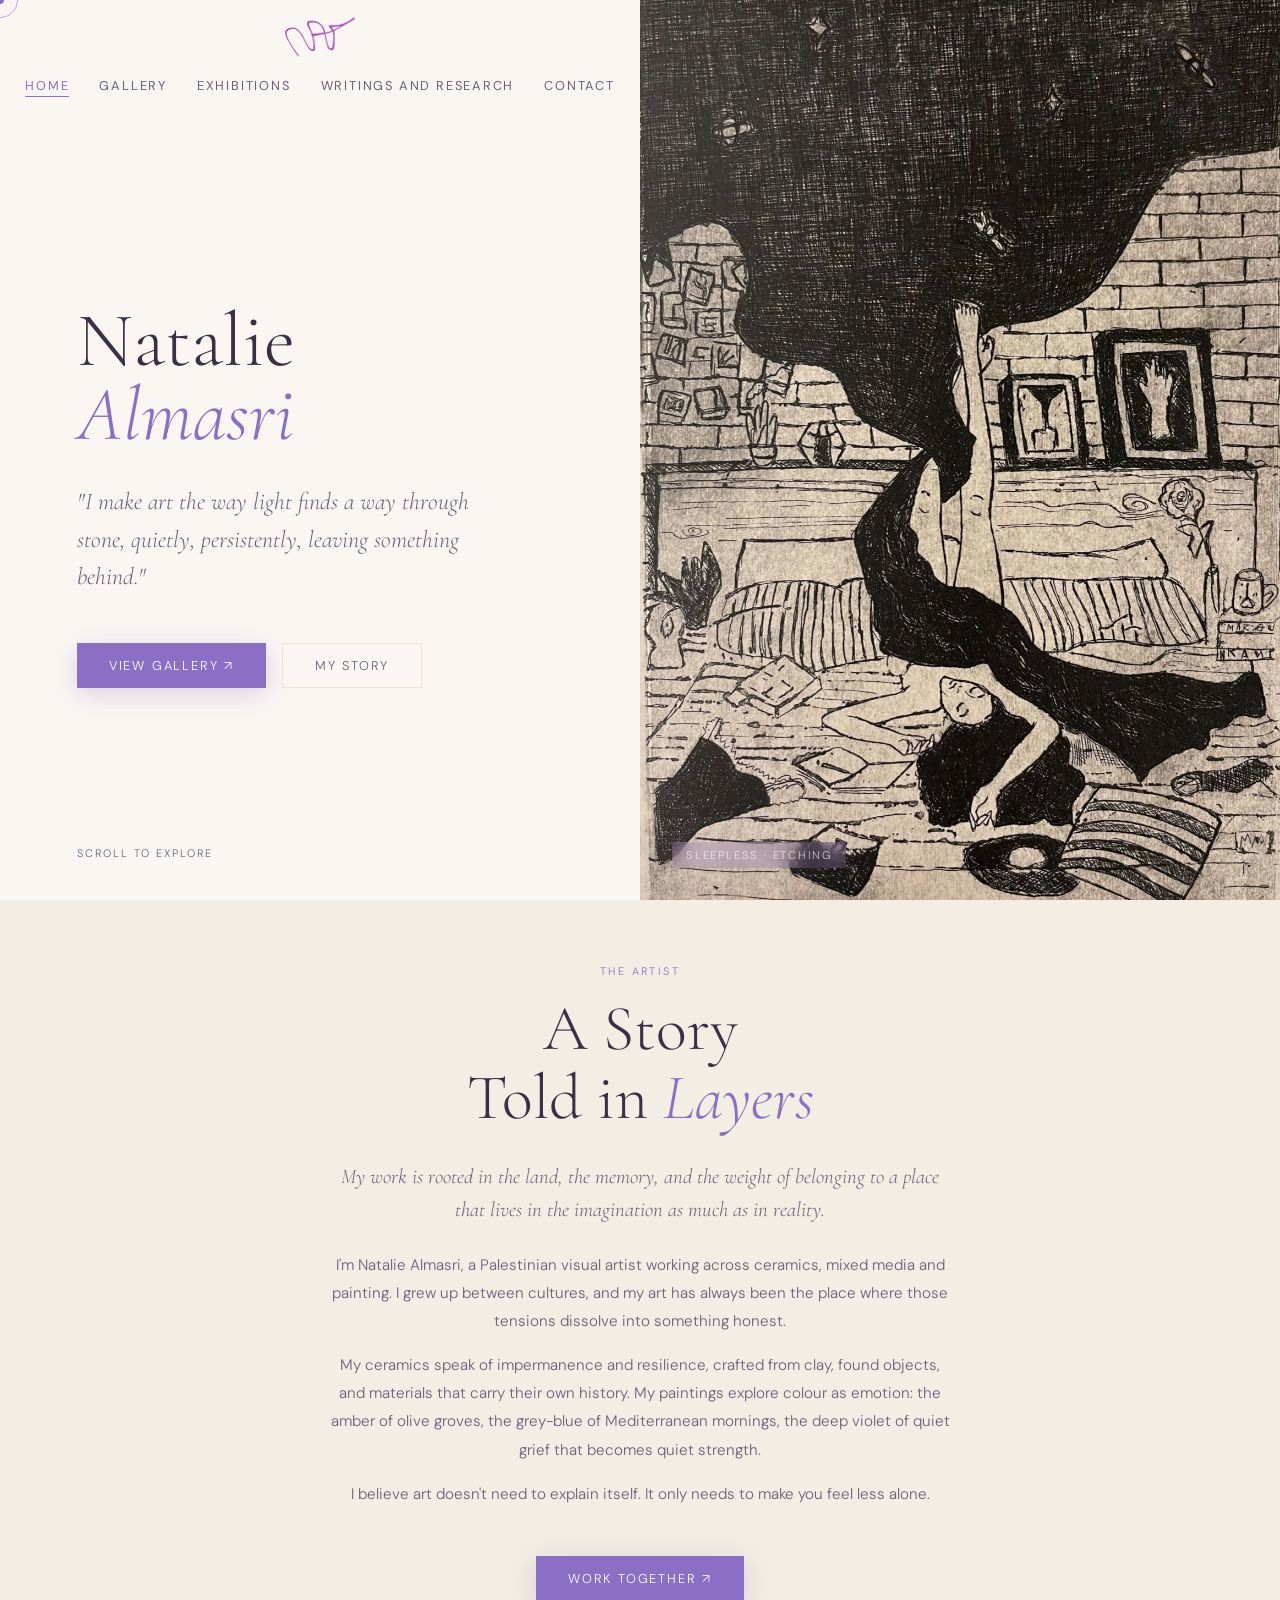
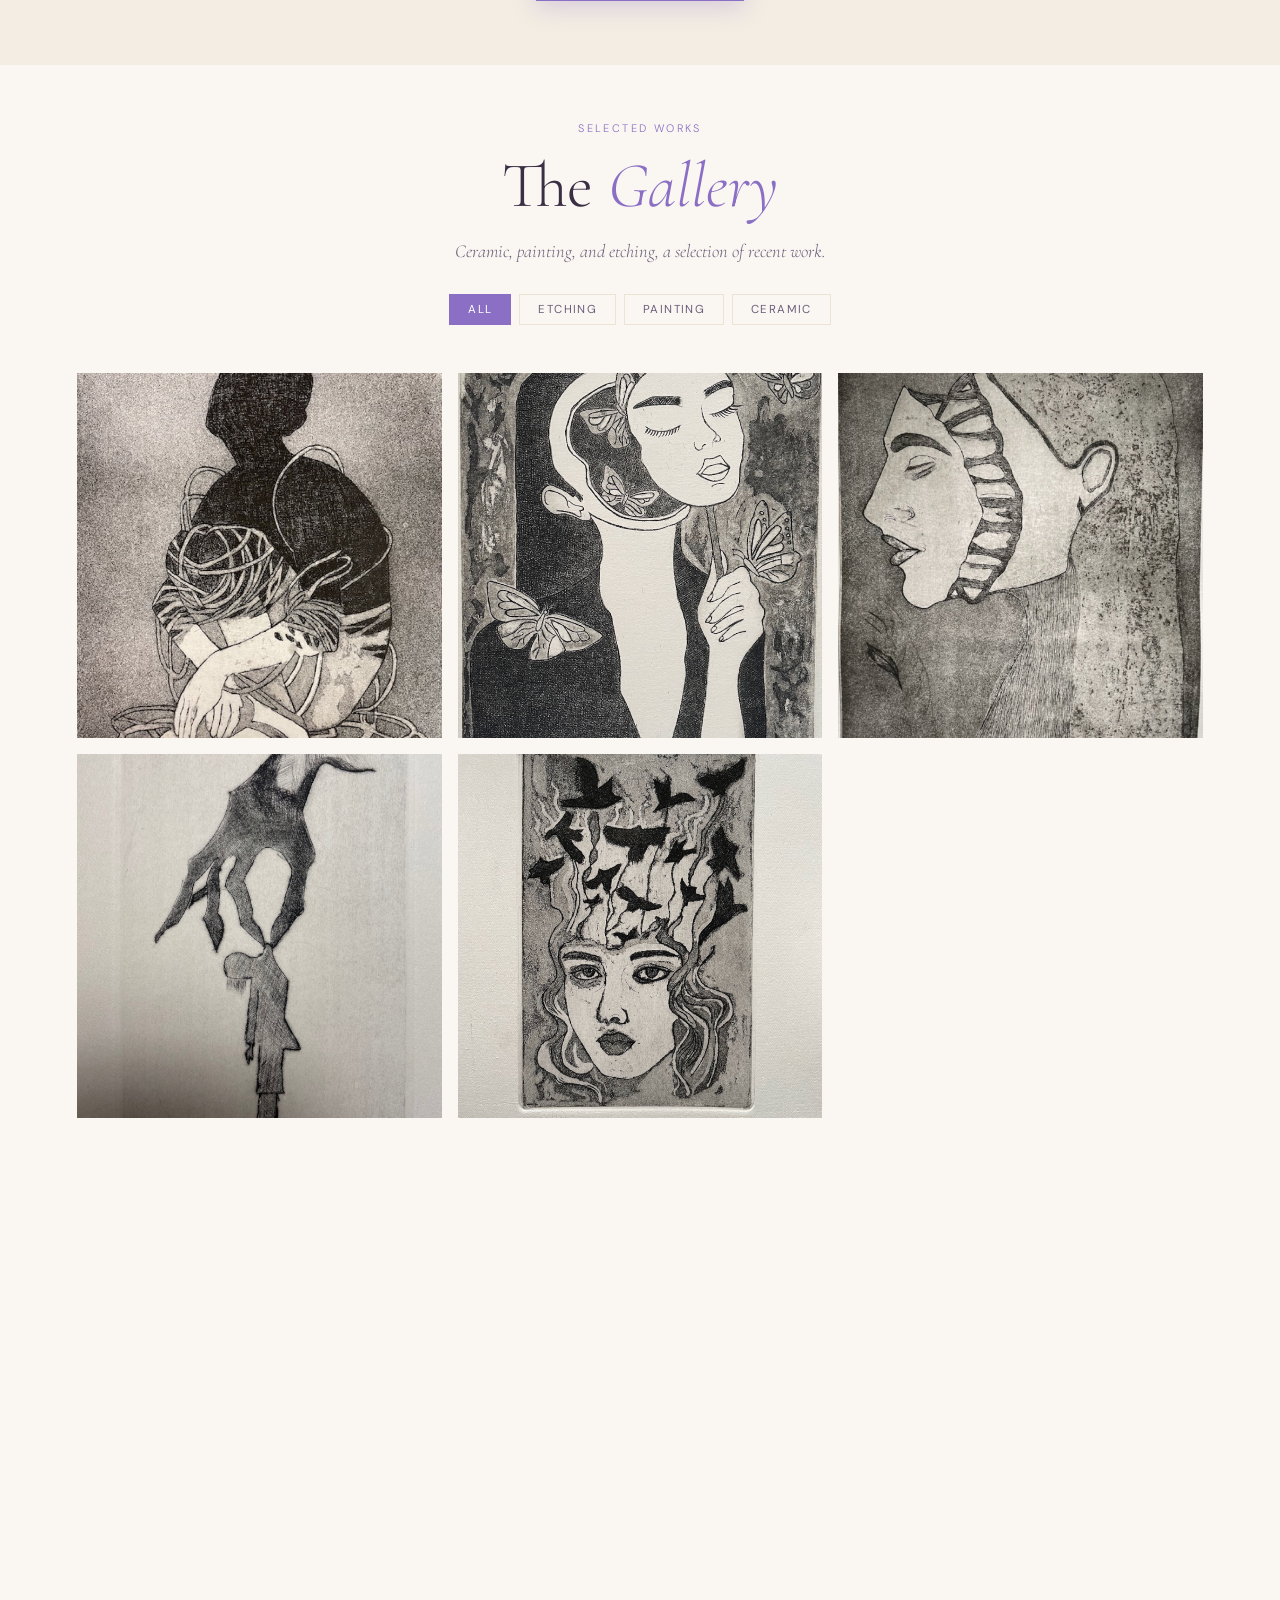
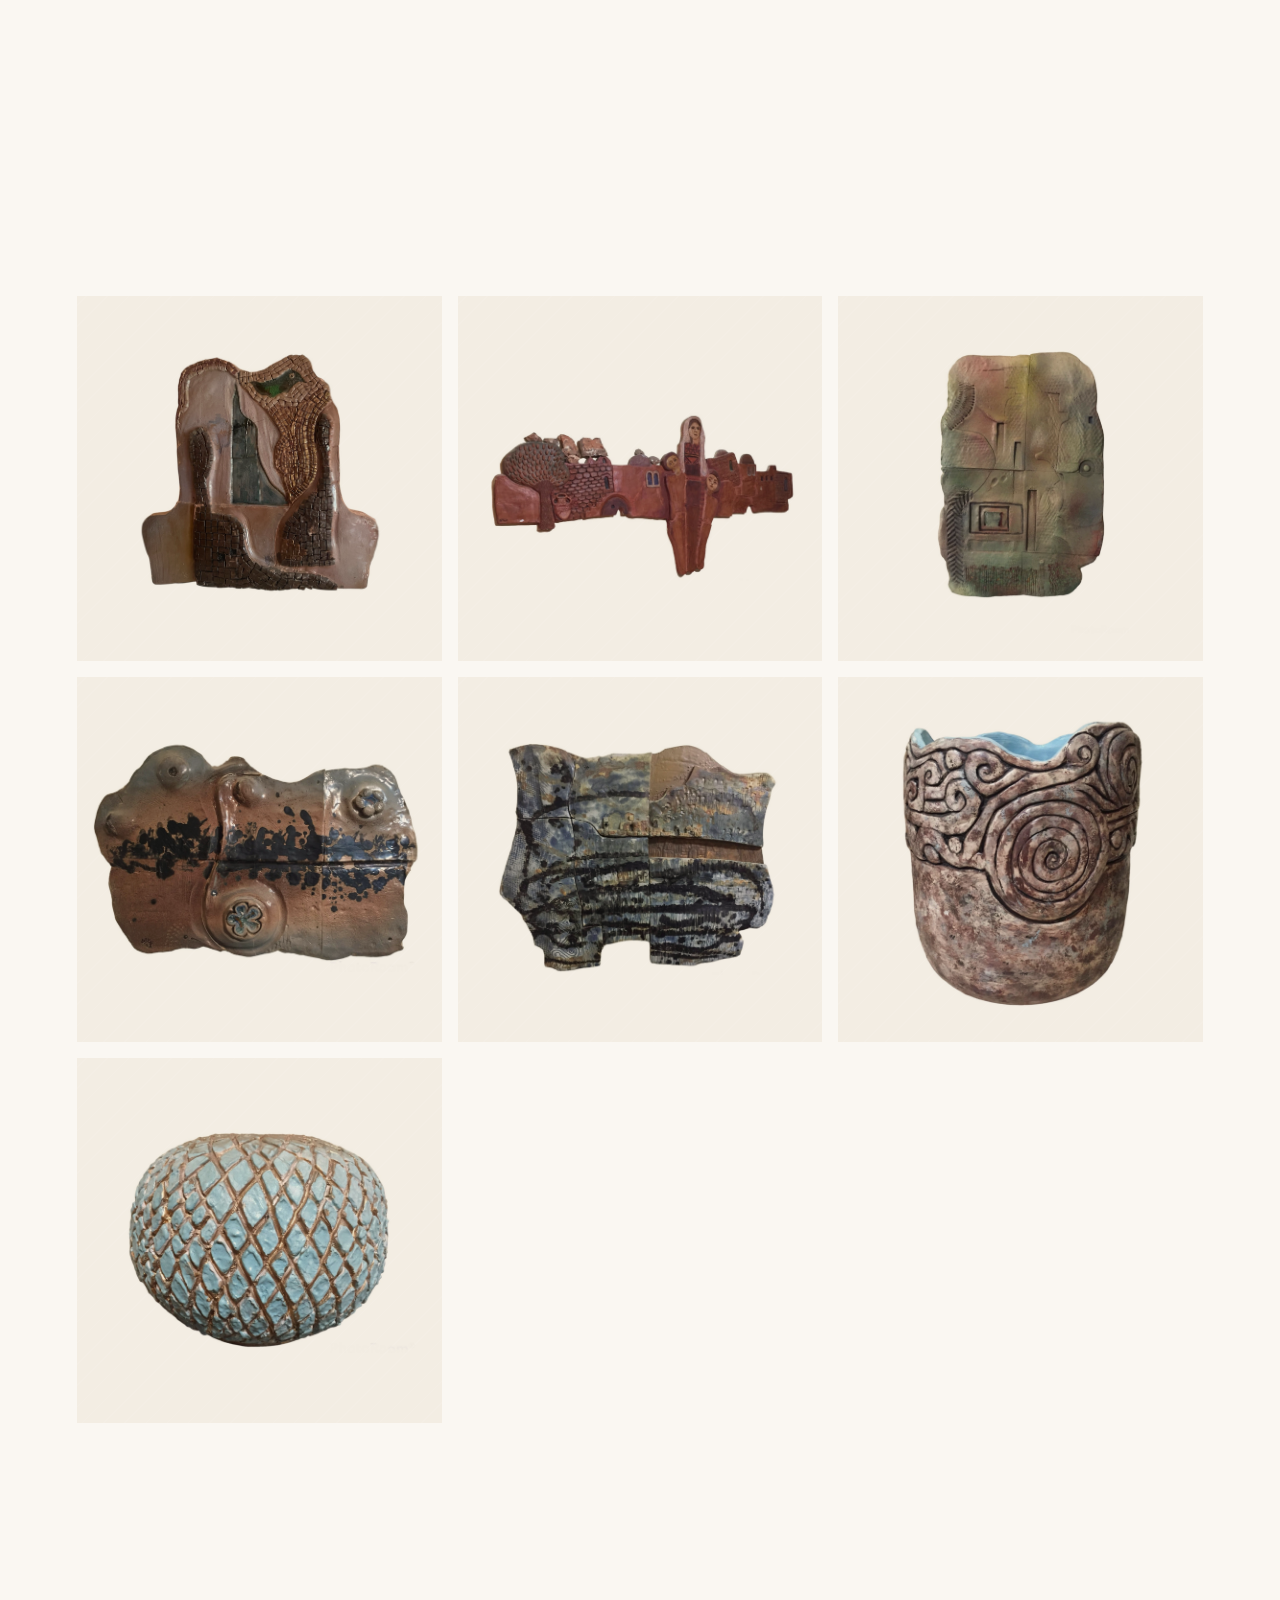
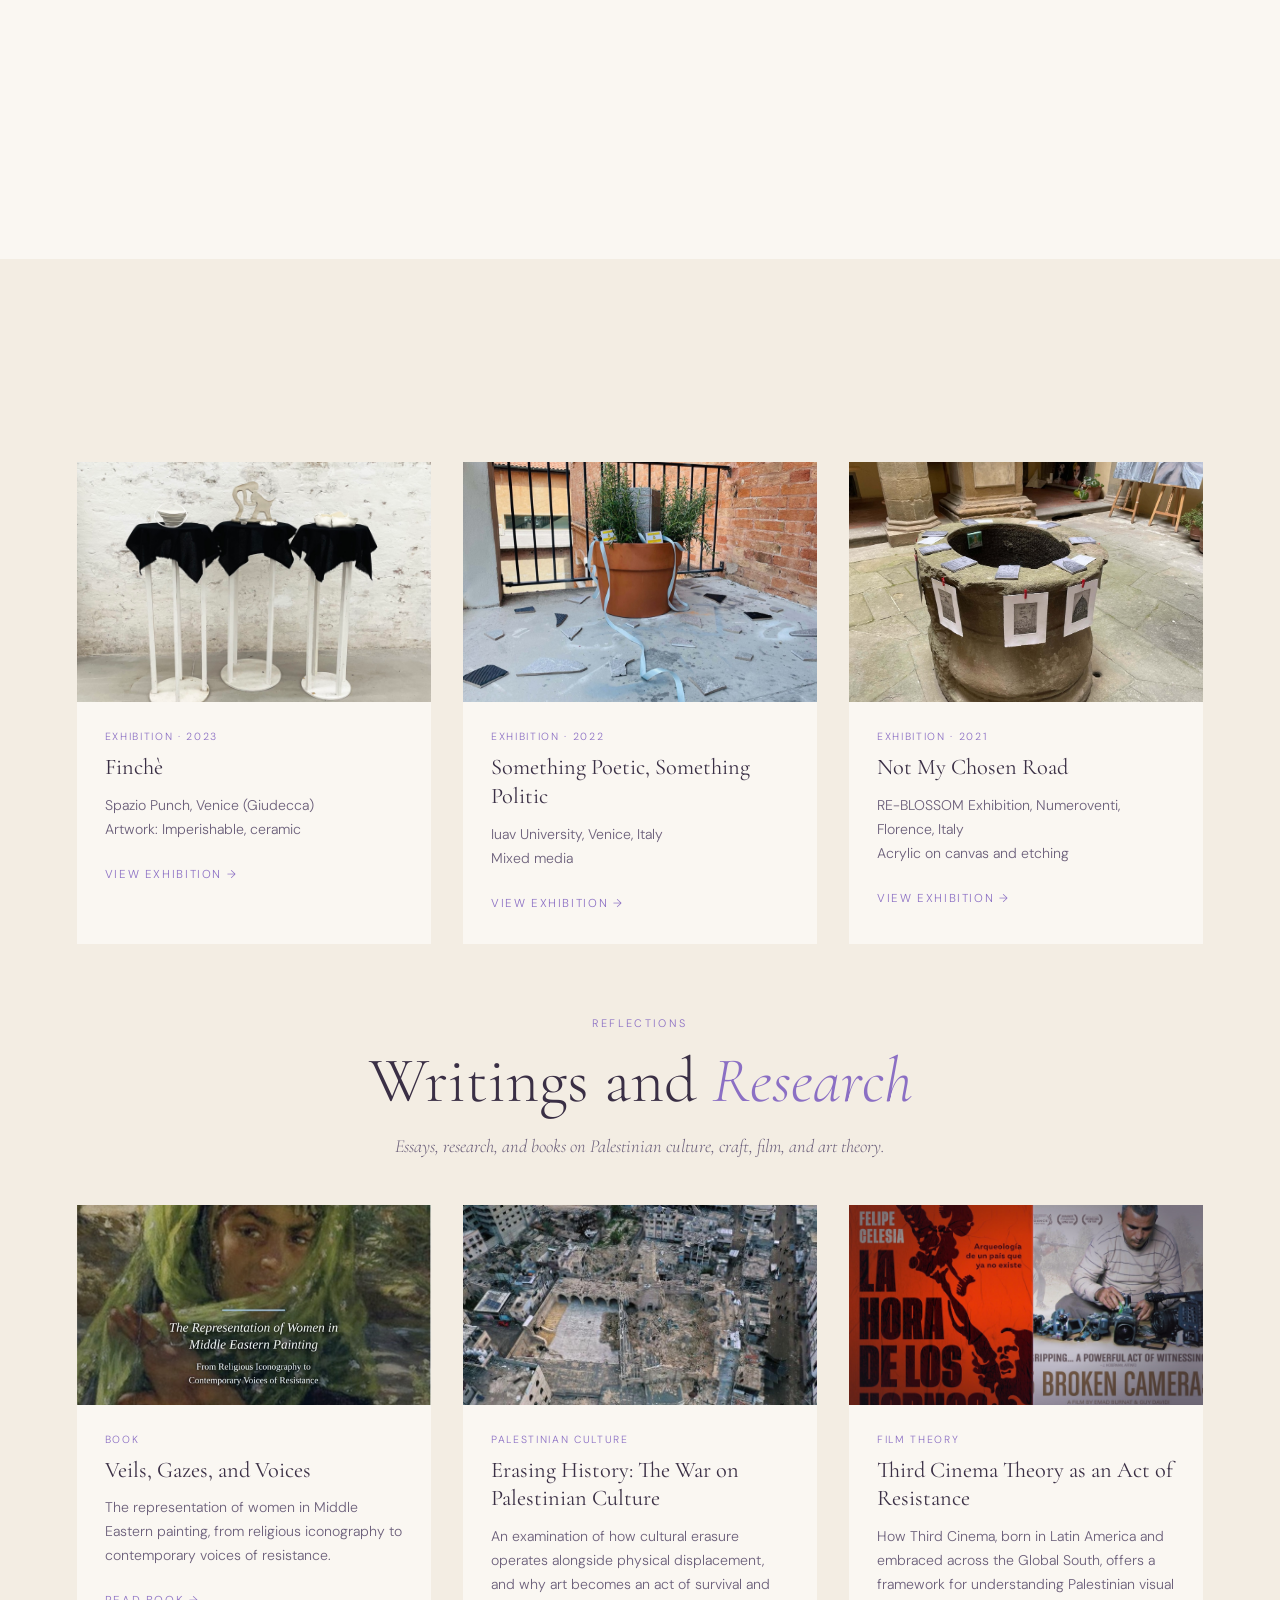
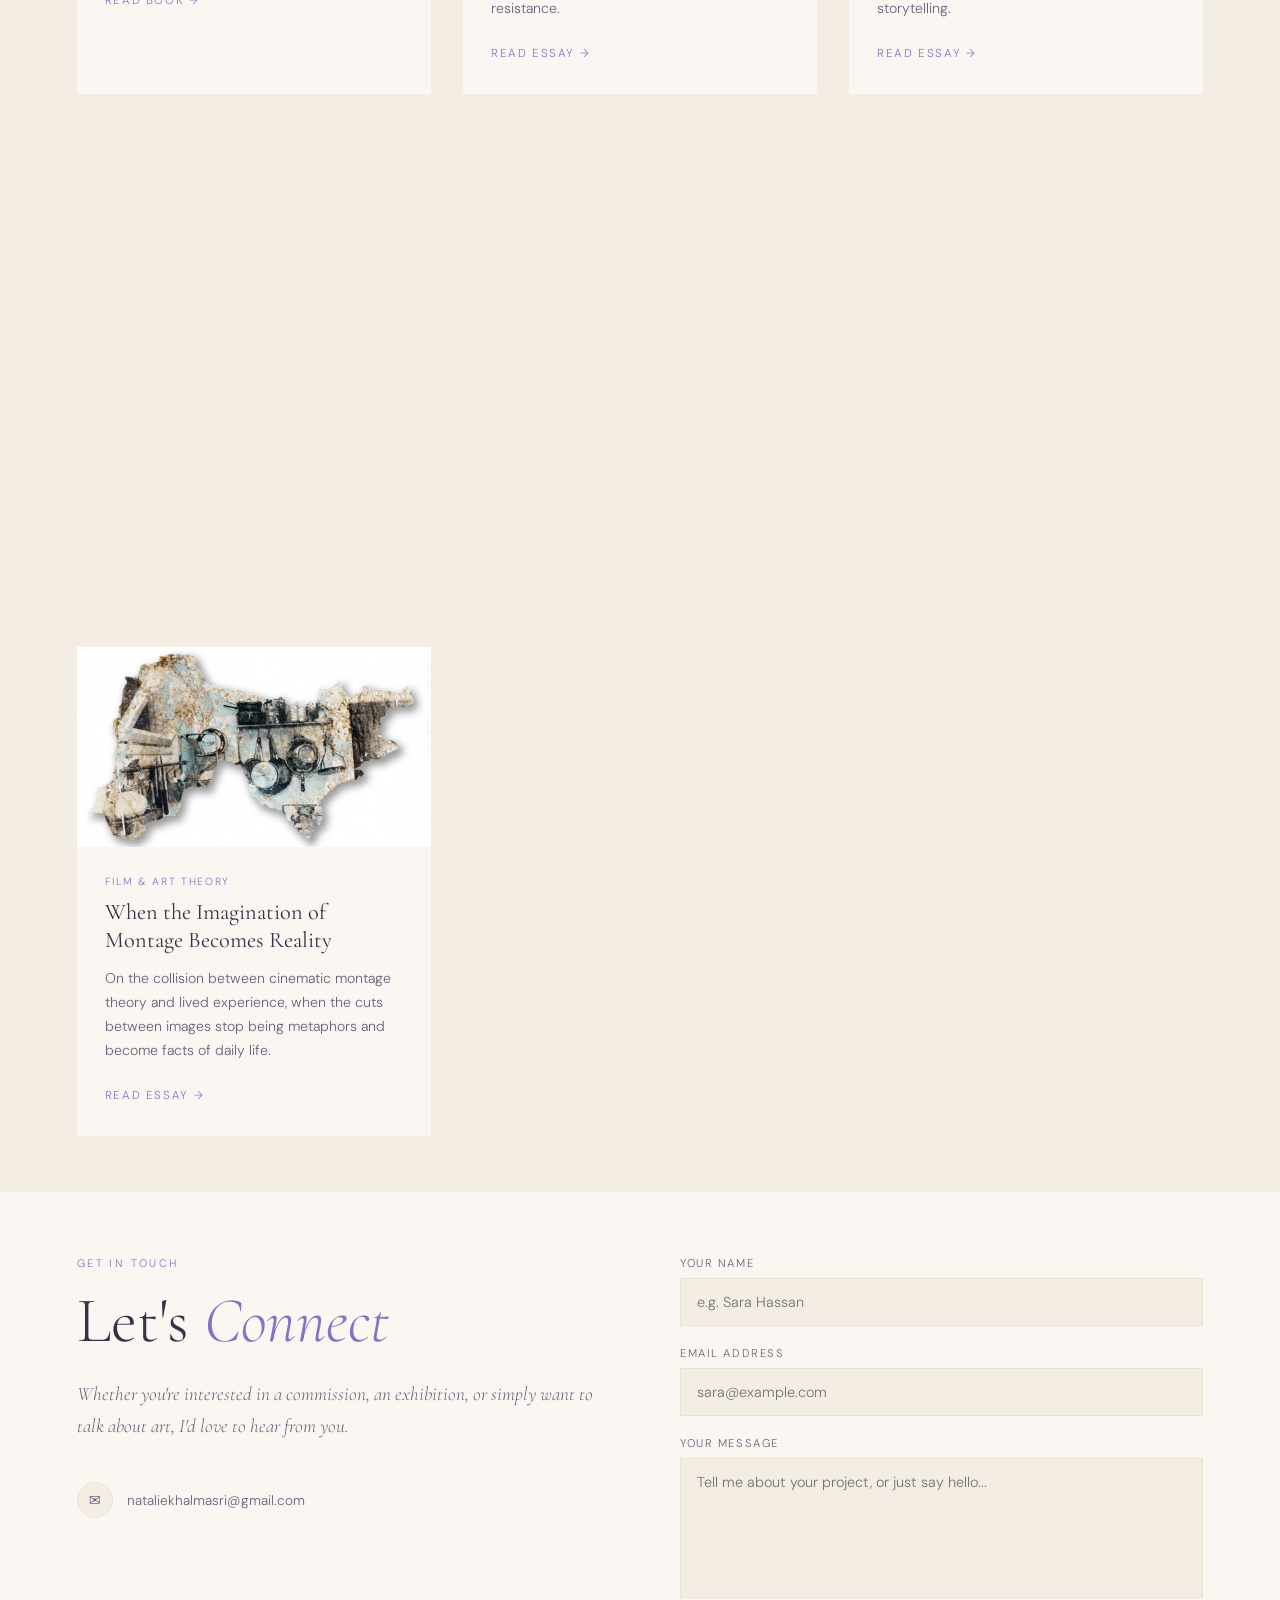
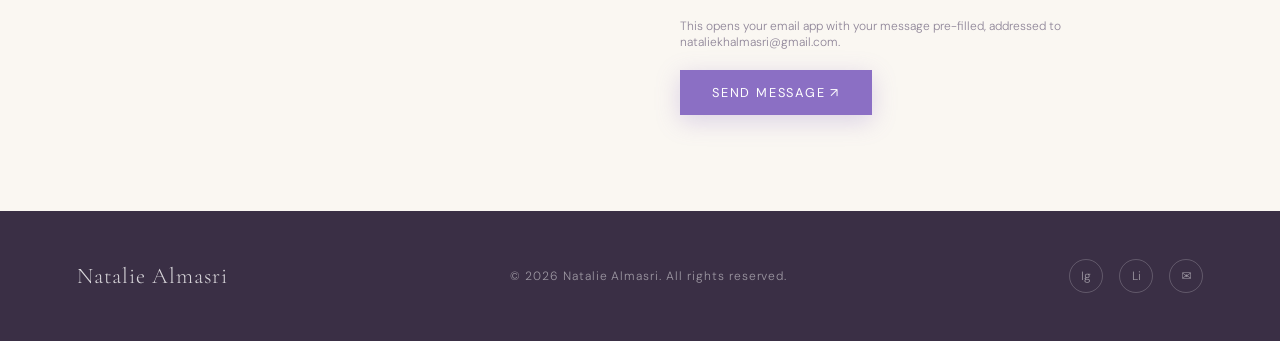
<file: index.html>
<!DOCTYPE html>
<html lang="en">
<head>
  <meta charset="UTF-8" />
  <meta name="viewport" content="width=device-width, initial-scale=1.0" />
  <title>Natalie Almasri, Artist &amp; Creator</title>
  <meta name="description" content="Natalie Almasri, Palestinian artist working in sculpture, mixed media, drawing, and oil painting." />
  <link rel="preconnect" href="https://fonts.googleapis.com" />
  <link rel="preconnect" href="https://fonts.gstatic.com" crossorigin />
  <link href="https://fonts.googleapis.com/css2?family=Cormorant+Garamond:ital,wght@0,300;0,400;0,500;0,600;0,700;1,300;1,400;1,500&family=DM+Sans:ital,opsz,wght@0,9..40,300;0,9..40,400;0,9..40,500;1,9..40,300&display=swap" rel="stylesheet" />
  <link rel="stylesheet" href="assets/site.css" />

  <style>
    /* ── HERO ────────────────────────────────────────────── */
    #hero {
      min-height: 100svh;
      display: grid;
      grid-template-columns: 1fr 1fr;
      position: relative;
      overflow: hidden;
    }
    .hero-left {
      display: flex; flex-direction: column; justify-content: center;
      padding: calc(var(--nav-h) + 48px) clamp(24px, 6vw, 96px) 80px;
      position: relative; z-index: 2;
    }
    .hero-name {
      font-family: var(--font-display);
      font-size: clamp(3.5rem, 6vw, 7.5rem);
      font-weight: 300; line-height: 0.96;
      color: var(--ink2); margin-bottom: 32px;
      opacity: 0; animation: fadeUp 1s 0.5s var(--ease-out) forwards;
    }
    .hero-name em { font-style: italic; color: var(--lavender3); }
    .hero-tagline {
      font-family: var(--font-display);
      font-size: clamp(1.1rem, 2vw, 1.5rem);
      font-style: italic; font-weight: 300; line-height: 1.55;
      color: var(--ink3); max-width: 420px; margin-bottom: 48px;
      opacity: 0; animation: fadeUp 1s 0.7s var(--ease-out) forwards;
    }
    .hero-ctas {
      display: flex; gap: 16px; flex-wrap: wrap;
      opacity: 0; animation: fadeUp 1s 0.9s var(--ease-out) forwards;
    }
    .hero-right {
      position: relative; overflow: hidden;
      opacity: 0; animation: fadeIn 1.4s 0.4s var(--ease-out) forwards;
    }
    .hero-img-placeholder {
      width: 100%; height: 100%;
      display: flex; align-items: center; justify-content: center;
      position: relative; overflow: hidden;
    }
    .hero-img-label {
      position: absolute; bottom: 32px; left: 32px;
      font-family: var(--font-body); font-size: 0.7rem;
      letter-spacing: 0.16em; text-transform: uppercase;
      color: rgba(255,255,255,0.7);
      background: rgba(139,111,196,0.25);
      padding: 6px 14px; backdrop-filter: blur(8px);
    }
    .hero-scroll-hint {
      position: absolute; bottom: 40px; left: clamp(24px, 6vw, 96px);
      display: flex; align-items: center; gap: 12px;
      font-family: var(--font-body); font-size: 0.68rem;
      letter-spacing: 0.18em; text-transform: uppercase; color: var(--ink3);
      opacity: 0; animation: fadeUp 1s 1.2s var(--ease-out) forwards;
    }
    .particle {
      position: absolute; border-radius: 50%;
      background: rgba(200, 180, 232, 0.35);
      animation: floatParticle linear infinite;
      pointer-events: none;
    }

    /* ── ABOUT ───────────────────────────────────────────── */
    #about {
      padding: 64px clamp(24px, 6vw, 96px);
      background: var(--cream2);
      display: flex; justify-content: center;
    }
    .about-text { max-width: 760px; text-align: center; }
    .about-text .about-lead { border-left: none; padding-left: 0; max-width: 620px; margin-left: auto; margin-right: auto; }
    .about-text .about-body { max-width: 620px; margin-left: auto; margin-right: auto; }
    .about-text .section-label { justify-content: center; }
    .about-text .section-title { margin-bottom: 28px; }
    .about-lead {
      font-family: var(--font-display); font-size: 1.3rem; font-weight: 300;
      font-style: italic; line-height: 1.6; color: var(--ink3);
      margin-bottom: 24px; border-left: 2px solid var(--lavender3);
      padding-left: 20px;
    }
    .about-body {
      font-size: 0.95rem; line-height: 1.85; color: var(--ink3);
      margin-bottom: 16px;
    }

    /* ── GALLERY ─────────────────────────────────────────── */
    #gallery {
      padding: 56px clamp(24px, 6vw, 96px);
      background: var(--cream);
    }
    .gallery-filters {
      display: flex; gap: 8px; flex-wrap: wrap; justify-content: center;
      margin-top: 32px;
    }
    .filter-btn {
      font-family: var(--font-body); font-size: 0.72rem;
      letter-spacing: 0.12em; text-transform: uppercase;
      padding: 7px 18px; border: 1.5px solid var(--parchment);
      background: transparent; color: var(--ink3);
      cursor: none; transition: all 0.3s;
    }
    .filter-btn.active, .filter-btn:hover {
      background: var(--lavender3); border-color: var(--lavender3); color: #fff;
    }
    .gallery-grid {
      display: grid;
      grid-template-columns: repeat(3, 1fr);
      gap: 16px;
      margin-top: 48px;
    }
    .gallery-grid .cat-start { grid-column-start: 1; }
    .art-card {
      aspect-ratio: 1 / 1;
      position: relative; overflow: hidden;
      background: var(--cream2);
      cursor: none;
      transition: transform 0.5s var(--ease-out), box-shadow 0.5s;
    }
    .art-card:hover { transform: scale(1.02); box-shadow: 0 20px 60px rgba(139,111,196,0.22); z-index: 2; }
    .art-thumb {
      width: 100%; height: 100%;
      display: flex; align-items: center; justify-content: center;
      position: relative;
      font-family: var(--font-body); font-size: 0.62rem;
      letter-spacing: 0.12em; text-transform: uppercase; color: rgba(100,80,130,0.5);
      transition: opacity 0.4s;
      background: var(--cream2);
    }
    .art-card:hover .art-thumb { opacity: 0.85; }
    .art-overlay {
      position: absolute; inset: 0;
      background: linear-gradient(to top, rgba(28,23,32,0.72) 0%, transparent 55%);
      opacity: 0; transition: opacity 0.4s;
      display: flex; flex-direction: column; justify-content: flex-end;
      padding: 20px 18px;
    }
    .art-card:hover .art-overlay { opacity: 1; }
    .art-title {
      font-family: var(--font-display); font-size: 1.15rem;
      font-weight: 400; color: #fff; line-height: 1.2; margin-bottom: 4px;
    }
    .art-meta {
      font-family: var(--font-body); font-size: 0.68rem;
      letter-spacing: 0.1em; color: rgba(255,255,255,0.65);
    }
    .art-card--fit .art-thumb img { object-fit: contain; }
    .art-card--plain .art-thumb img { object-fit: contain; padding: 4%; mix-blend-mode: multiply; }
    .art-thumb img {
      position: absolute; inset: 0; width: 100%; height: 100%;
      object-fit: cover; display: block;
    }
    .art-thumb::before {
      content: '';
      position: absolute; inset: 0;
      background-image: repeating-linear-gradient(
        -45deg, transparent, transparent 14px,
        rgba(255,255,255,0.08) 14px, rgba(255,255,255,0.08) 15px
      );
    }

    /* ── LIGHTBOX ────────────────────────────────────────── */
    #lightbox {
      position: fixed; inset: 0; z-index: 500;
      background: rgba(28,23,32,0.92);
      backdrop-filter: blur(12px);
      display: none; align-items: center; justify-content: center;
      padding: 40px;
    }
    #lightbox.open { display: flex; animation: fadeIn 0.4s var(--ease-out); }
    .lightbox-content {
      max-width: 700px; width: 100%; position: relative;
      animation: scaleIn 0.4s var(--ease-out);
    }
    .lightbox-img-placeholder {
      width: 100%; aspect-ratio: 4/3;
      display: flex; align-items: center; justify-content: center;
      font-family: var(--font-body); font-size: 0.65rem;
      letter-spacing: 0.12em; text-transform: uppercase; color: rgba(255,255,255,0.3);
    }
    .lightbox-info { padding: 24px 0 0; }
    .lightbox-title {
      font-family: var(--font-display); font-size: 1.8rem;
      font-weight: 300; color: #fff; margin-bottom: 8px;
    }
    .lightbox-desc {
      font-size: 0.88rem; color: rgba(255,255,255,0.55); line-height: 1.65; white-space: pre-line;
    }
    .lightbox-close {
      position: absolute; top: -16px; right: -16px;
      width: 40px; height: 40px; background: var(--lavender3);
      border: none; cursor: none; color: #fff;
      font-size: 1.2rem; display: flex; align-items: center; justify-content: center;
      transition: background 0.3s, transform 0.3s;
    }
    .lightbox-close:hover { background: var(--lavender2); transform: rotate(90deg); }

    /* ── EXHIBITIONS ─────────────────────────────────────── */
    #exhibitions {
      padding: 56px clamp(24px, 6vw, 96px) 0;
      background: var(--cream2);
    }
    #exhibitions + #blog { padding-top: 72px; }
    #exhibitions .blog-card:not(:has(.blog-read)) { cursor: default; }
    #exhibitions .blog-card:not(:has(.blog-read)):hover .blog-title { color: var(--ink2); }
    #exhibitions .blog-card:not(:has(.blog-read)):hover .blog-img img { transform: none; }
    #exhibitions .blog-img { height: 240px; }
    #exhibitions .blog-excerpt { margin-bottom: 0; }
    #exhibitions .blog-excerpt:has(+ .blog-read) { margin-bottom: 20px; }

    /* ── WRITING ─────────────────────────────────────────── */
    #blog {
      padding: 56px clamp(24px, 6vw, 96px);
      background: var(--cream2);
    }
    .blog-grid {
      display: grid;
      grid-template-columns: repeat(auto-fill, minmax(320px, 1fr));
      gap: 32px;
      margin-top: 48px;
    }
    .blog-card {
      background: var(--cream); overflow: hidden;
      transition: transform 0.4s var(--ease-out), box-shadow 0.4s;
      cursor: none;
    }
    .blog-card:hover { transform: translateY(-6px); box-shadow: 0 20px 48px rgba(139,111,196,0.18); }
    .blog-img {
      height: 200px;
      display: flex; align-items: center; justify-content: center;
      font-family: var(--font-body); font-size: 0.62rem;
      letter-spacing: 0.12em; text-transform: uppercase; color: rgba(100,80,130,0.5);
      position: relative; overflow: hidden;
    }
    .blog-img img {
      position: absolute; inset: 0; width: 100%; height: 100%;
      object-fit: cover; display: block;
      transition: transform 0.5s var(--ease-out);
    }
    .blog-card:hover .blog-img img { transform: scale(1.04); }
    .blog-img-link { display: block; overflow: hidden; }
    .blog-title-link { text-decoration: none; display: block; }
    .blog-read {
      font-family: var(--font-body); font-size: 0.72rem;
      letter-spacing: 0.14em; text-transform: uppercase;
      color: var(--lavender3); text-decoration: none;
      display: inline-flex; align-items: center; gap: 8px;
      transition: gap 0.3s var(--ease-out), color 0.3s;
      cursor: none;
    }
    .blog-read:hover { gap: 14px; color: var(--lavender2); }
    .blog-body { padding: 28px 28px 32px; }
    .blog-tag {
      font-family: var(--font-body); font-size: 0.65rem;
      letter-spacing: 0.16em; text-transform: uppercase;
      color: var(--lavender3); margin-bottom: 10px;
    }
    .blog-title {
      font-family: var(--font-display); font-size: 1.4rem;
      font-weight: 400; line-height: 1.28; color: var(--ink2);
      margin-bottom: 12px;
      transition: color 0.3s;
    }
    .blog-card:hover .blog-title { color: var(--lavender3); }
    .blog-excerpt {
      font-size: 0.88rem; line-height: 1.7; color: var(--ink3);
      margin-bottom: 20px;
    }

    /* ── CONTACT ─────────────────────────────────────────── */
    #contact {
      padding: 64px clamp(24px, 6vw, 96px) 96px;
      background: var(--cream);
      display: grid; grid-template-columns: 1fr 1fr; gap: 80px;
      align-items: start;
    }
    .contact-text .section-title { margin-bottom: 24px; }
    .contact-lead {
      font-family: var(--font-display); font-size: 1.2rem;
      font-style: italic; font-weight: 300; line-height: 1.65;
      color: var(--ink3); margin-bottom: 40px;
    }
    .contact-links { display: flex; flex-direction: column; gap: 16px; }
    .contact-link {
      display: flex; align-items: center; gap: 14px;
      font-family: var(--font-body); font-size: 0.85rem; color: var(--ink3);
      text-decoration: none; transition: color 0.3s;
      cursor: none;
    }
    .contact-link:hover { color: var(--lavender3); }
    .contact-icon {
      width: 36px; height: 36px; border-radius: 50%;
      background: var(--cream2); border: 1.5px solid var(--parchment);
      display: flex; align-items: center; justify-content: center;
      font-size: 0.9rem;
      transition: border-color 0.3s, background 0.3s;
    }
    .contact-link:hover .contact-icon { border-color: var(--lavender3); background: var(--lavender); }
    .contact-form { display: flex; flex-direction: column; gap: 20px; }
    .form-field { display: flex; flex-direction: column; gap: 8px; }
    .form-label {
      font-family: var(--font-body); font-size: 0.7rem;
      letter-spacing: 0.14em; text-transform: uppercase; color: var(--ink3);
    }
    .form-input, .form-textarea {
      font-family: var(--font-body); font-size: 0.9rem; font-weight: 300;
      color: var(--ink2); background: var(--cream2);
      border: 1.5px solid var(--parchment);
      padding: 14px 16px; outline: none;
      transition: border-color 0.3s, box-shadow 0.3s;
      resize: none;
    }
    .form-input:focus, .form-textarea:focus {
      border-color: var(--lavender3);
      box-shadow: 0 0 0 4px rgba(139,111,196,0.1);
    }
    .form-textarea { min-height: 140px; }
    .form-submit { align-self: flex-start; }
    .form-success {
      display: none; padding: 16px 24px;
      background: rgba(168,196,162,0.2); border: 1.5px solid var(--sage2);
      color: var(--sage2);
      font-family: var(--font-body); font-size: 0.85rem;
    }
    .form-note {
      font-family: var(--font-body); font-size: 0.75rem; color: var(--ink3);
      opacity: 0.75;
    }

    @media (max-width: 900px) {
      #hero { grid-template-columns: 1fr; }
      .hero-right { min-height: 320px; }
      .hero-scroll-hint { display: none; }
      #about { padding-left: 24px; padding-right: 24px; }
      .gallery-grid { grid-template-columns: repeat(2, 1fr); }
      #contact { grid-template-columns: 1fr; }
    }
  </style>
</head>
<body>

<div id="cursor-dot"></div>
<div id="cursor-ring"></div>

<nav id="navbar">
  <a href="index.html" class="nav-logo">
    <span class="sig">
      <img src="uploads/signature-cropped.png" alt="Natalie Almasri signature" />
    </span>
  </a>
  <ul class="nav-links" id="navLinks">
    <li><a href="index.html" aria-current="page">Home</a></li>
    <li><a href="#gallery">Gallery</a></li>
    <li><a href="#exhibitions">Exhibitions</a></li>
    <li><a href="#blog">Writings and Research</a></li>
    <li><a href="#contact">Contact</a></li>
  </ul>
  <div class="nav-hamburger" id="hamburger" onclick="toggleMenu()" aria-label="Menu">
    <span></span><span></span><span></span>
  </div>
</nav>

<section id="hero">
  <div class="hero-left">
    <h1 class="hero-name">
      Natalie<br><em>Almasri</em>
    </h1>
    <p class="hero-tagline">
      "I make art the way light finds a way through stone, quietly, persistently, leaving something behind."
    </p>
    <div class="hero-ctas">
      <a href="#gallery" class="btn-primary">View Gallery ↗</a>
      <a href="#about" class="btn-ghost">My Story</a>
    </div>
  </div>
  <div class="hero-right">
    <div class="hero-img-placeholder">
      <img src="uploads/IMG_0154.jpeg" alt="Sleepless" style="position:absolute;inset:0;width:100%;height:100%;object-fit:cover;display:block;" />
      <div style="position:absolute;inset:0;background:linear-gradient(to right, rgba(250,247,242,0.15) 0%, transparent 50%);"></div>
    </div>
    <div class="hero-img-label">Sleepless · Etching</div>
  </div>
  <div class="hero-scroll-hint">
    Scroll to explore
  </div>
</section>

<section id="about">
  <div class="about-text">
    <p class="section-label reveal">The Artist</p>
    <h2 class="section-title reveal">A Story<br>Told in <em>Layers</em></h2>
    <p class="about-lead reveal reveal-delay-1">
      My work is rooted in the land, the memory, and the weight of belonging to a place that lives in the imagination as much as in reality.
    </p>
    <p class="about-body reveal reveal-delay-2">
      I'm Natalie Almasri, a Palestinian visual artist working across ceramics, mixed media and painting. I grew up between cultures, and my art has always been the place where those tensions dissolve into something honest.
    </p>
    <p class="about-body reveal reveal-delay-3">
      My ceramics speak of impermanence and resilience, crafted from clay, found objects, and materials that carry their own history. My paintings explore colour as emotion: the amber of olive groves, the grey-blue of Mediterranean mornings, the deep violet of quiet grief that becomes quiet strength.
    </p>
    <p class="about-body reveal reveal-delay-4">
      I believe art doesn't need to explain itself. It only needs to make you feel less alone.
    </p>
    <a href="#contact" class="btn-primary reveal reveal-delay-4" style="margin-top:32px; display:inline-flex;">Work Together ↗</a>
  </div>
</section>

<section id="gallery">
  <div class="page-header reveal">
    <p class="section-label">Selected Works</p>
    <h2 class="section-title">The <em>Gallery</em></h2>
    <p class="page-lede">Ceramic, painting, and etching, a selection of recent work.</p>
    <div class="gallery-filters">
      <button class="filter-btn active" data-filter="all">All</button>
      <button class="filter-btn" data-filter="etching">Etching</button>
      <button class="filter-btn" data-filter="painting">Painting</button>
      <button class="filter-btn" data-filter="ceramic">Ceramic</button>
    </div>
  </div>
  <div class="gallery-grid">
    <div class="art-card cat-start reveal reveal-delay-1" data-category="etching" onclick="openLightbox(0)">
      <div class="art-thumb"><img src="uploads/Freedom1.jpeg" alt="Trapped" /></div>
      <div class="art-overlay">
        <div class="art-title">Trapped</div>
        <div class="art-meta">Etching</div>
      </div>
    </div>
    <div class="art-card reveal reveal-delay-2" data-category="etching" onclick="openLightbox(1)">
      <div class="art-thumb"><img src="uploads/Freedom2.jpeg" alt="Beautiful Mind Inside" /></div>
      <div class="art-overlay">
        <div class="art-title">Beautiful Mind Inside</div>
        <div class="art-meta">Etching</div>
      </div>
    </div>
    <div class="art-card reveal reveal-delay-3" data-category="etching" onclick="openLightbox(2)">
      <div class="art-thumb"><img src="uploads/Freedom3.jpeg" alt="Trying to Escape" /></div>
      <div class="art-overlay">
        <div class="art-title">Trying to Escape</div>
        <div class="art-meta">Etching</div>
      </div>
    </div>
    <div class="art-card reveal reveal-delay-2" data-category="etching" onclick="openLightbox(4)">
      <div class="art-thumb"><img src="uploads/IMG_0155.jpeg" alt="Grip" /></div>
      <div class="art-overlay">
        <div class="art-title">Grip</div>
        <div class="art-meta">Etching</div>
      </div>
    </div>
    <div class="art-card reveal reveal-delay-3" data-category="etching" onclick="openLightbox(5)">
      <div class="art-thumb"><img src="uploads/IMG_2318.jpeg" alt="Liberation" /></div>
      <div class="art-overlay">
        <div class="art-title">Liberation</div>
        <div class="art-meta">Etching</div>
      </div>
    </div>
    <div class="art-card cat-start reveal reveal-delay-1" data-category="painting" onclick="openLightbox(3)">
      <div class="art-thumb"><img src="uploads/image:background.jpeg" alt="Fragments of Being" /></div>
      <div class="art-overlay">
        <div class="art-title">Fragments of Being</div>
        <div class="art-meta">Acrylic on Canvas</div>
      </div>
    </div>
    <div class="art-card reveal reveal-delay-1" data-category="painting" onclick="openLightbox(6)">
      <div class="art-thumb"><img src="uploads/IMG_0781 3..jpg" alt="Becoming" /></div>
      <div class="art-overlay">
        <div class="art-title">Becoming</div>
        <div class="art-meta">Oil &amp; Mixed Media</div>
      </div>
    </div>
    <div class="art-card reveal reveal-delay-2" data-category="painting" onclick="openLightbox(7)">
      <div class="art-thumb"><img src="uploads/IMG_0709 3.jpeg" alt="Overwhelmed" /></div>
      <div class="art-overlay">
        <div class="art-title">Overwhelmed</div>
        <div class="art-meta">Oil on Canvas</div>
      </div>
    </div>
    <div class="art-card reveal reveal-delay-1" data-category="painting" onclick="openLightbox(9)">
      <div class="art-thumb"><img src="uploads/IMG_1897 2.jpg" alt="Resilience" /></div>
      <div class="art-overlay">
        <div class="art-title">Resilience</div>
        <div class="art-meta">Acrylic on Canvas</div>
      </div>
    </div>
    <div class="art-card art-card--fit reveal reveal-delay-2" data-category="painting" onclick="openLightbox(17)">
      <div class="art-thumb"><img src="uploads/painting-2899.jpg" alt="Painting" loading="lazy" /></div>
    </div>
    <div class="art-card cat-start art-card--plain reveal reveal-delay-1" data-category="ceramic" onclick="openLightbox(10)">
      <div class="art-thumb"><img src="uploads/ceramic-1.jpg" alt="Ceramic artwork" loading="lazy" /></div>
    </div>
    <div class="art-card art-card--plain reveal reveal-delay-2" data-category="ceramic" onclick="openLightbox(11)">
      <div class="art-thumb"><img src="uploads/ceramic-2.jpg" alt="Ceramic artwork" loading="lazy" /></div>
    </div>
    <div class="art-card art-card--plain reveal reveal-delay-3" data-category="ceramic" onclick="openLightbox(12)">
      <div class="art-thumb"><img src="uploads/ceramic-3.jpg" alt="Ceramic artwork" loading="lazy" /></div>
    </div>
    <div class="art-card art-card--plain reveal reveal-delay-1" data-category="ceramic" onclick="openLightbox(13)">
      <div class="art-thumb"><img src="uploads/ceramic-4.jpg" alt="Ceramic artwork" loading="lazy" /></div>
    </div>
    <div class="art-card art-card--plain reveal reveal-delay-2" data-category="ceramic" onclick="openLightbox(14)">
      <div class="art-thumb"><img src="uploads/ceramic-5.jpg" alt="Ceramic artwork" loading="lazy" /></div>
    </div>
    <div class="art-card art-card--plain reveal reveal-delay-3" data-category="ceramic" onclick="openLightbox(15)">
      <div class="art-thumb"><img src="uploads/ceramic-6.jpg" alt="Ceramic artwork" loading="lazy" /></div>
    </div>
    <div class="art-card art-card--plain reveal reveal-delay-1" data-category="ceramic" onclick="openLightbox(16)">
      <div class="art-thumb"><img src="uploads/ceramic-7.jpg" alt="Ceramic artwork" loading="lazy" /></div>
    </div>
    <div class="art-card cat-start reveal reveal-delay-3" data-category="ceramic" onclick="openLightbox(8)">
      <div class="art-thumb"><img src="uploads/IMG_0064.jpeg" alt="Eye of the Storm" /></div>
      <div class="art-overlay">
        <div class="art-title">Eye of the Storm</div>
        <div class="art-meta">Mosaic · Ceramic Tiles</div>
      </div>
    </div>
  </div>
</section>

<section id="exhibitions">
  <div class="page-header reveal">
    <p class="section-label">On Show</p>
    <h2 class="section-title"><em>Exhibitions</em></h2>
  </div>
  <div class="blog-grid">
    <article class="blog-card reveal reveal-delay-1">
      <a href="finche.html" class="blog-img-link" aria-label="View: Finchè Exhibition">
        <div class="blog-img"><img src="uploads/finche-9177.jpg" alt="Imperishable at the Finchè exhibition" /></div>
      </a>
      <div class="blog-body">
        <p class="blog-tag">Exhibition · 2023</p>
        <a href="finche.html" class="blog-title-link"><h3 class="blog-title">Finchè</h3></a>
        <p class="blog-excerpt">Spazio Punch, Venice (Giudecca)<br>Artwork: Imperishable, ceramic</p>
        <a href="finche.html" class="blog-read">View exhibition →</a>
      </div>
    </article>
    <article class="blog-card reveal reveal-delay-2">
      <a href="something-poetic.html" class="blog-img-link" aria-label="View: Something Poetic, Something Politic">
        <div class="blog-img"><img src="uploads/exhibition-something-poetic.jpg" alt="Something Poetic, Something Politic, mixed media installation" /></div>
      </a>
      <div class="blog-body">
        <p class="blog-tag">Exhibition · 2022</p>
        <a href="something-poetic.html" class="blog-title-link"><h3 class="blog-title">Something Poetic, Something Politic</h3></a>
        <p class="blog-excerpt">Iuav University, Venice, Italy<br>Mixed media</p>
        <a href="something-poetic.html" class="blog-read">View exhibition →</a>
      </div>
    </article>
    <article class="blog-card reveal reveal-delay-3">
      <a href="re-blossom.html" class="blog-img-link" aria-label="View: RE-BLOSSOM Exhibition">
        <div class="blog-img"><img src="uploads/exhibition-re-blossom.jpg" alt="Not My Chosen Road at the RE-BLOSSOM Exhibition" /></div>
      </a>
      <div class="blog-body">
        <p class="blog-tag">Exhibition · 2021</p>
        <a href="re-blossom.html" class="blog-title-link"><h3 class="blog-title">Not My Chosen Road</h3></a>
        <p class="blog-excerpt">RE-BLOSSOM Exhibition, Numeroventi, Florence, Italy<br>Acrylic on canvas and etching</p>
        <a href="re-blossom.html" class="blog-read">View exhibition →</a>
      </div>
    </article>
  </div>
</section>

<section id="blog">
  <div class="page-header reveal">
    <p class="section-label">Reflections</p>
    <h2 class="section-title">Writings and <em>Research</em></h2>
    <p class="page-lede">Essays, research, and books on Palestinian culture, craft, film, and art theory.</p>
  </div>
  <div class="blog-grid">
    <article class="blog-card reveal reveal-delay-1">
      <a href="veils-gazes-and-voices.html" class="blog-img-link" aria-label="Read: Veils, Gazes, and Voices">
        <div class="blog-img"><img src="uploads/book-veils-gazes-voices.jpg" alt="Veils, Gazes, and Voices cover" /></div>
      </a>
      <div class="blog-body">
        <p class="blog-tag">Book</p>
        <a href="veils-gazes-and-voices.html" class="blog-title-link"><h3 class="blog-title">Veils, Gazes, and Voices</h3></a>
        <p class="blog-excerpt">The representation of women in Middle Eastern painting, from religious iconography to contemporary voices of resistance.</p>
        <a href="veils-gazes-and-voices.html" class="blog-read">Read book →</a>
      </div>
    </article>
    <article class="blog-card reveal reveal-delay-2">
      <a href="erasing-history.html" class="blog-img-link" aria-label="Read: Erasing History">
        <div class="blog-img"><img src="uploads/erasing-history-cover.jpg" alt="Erasing History cover" /></div>
      </a>
      <div class="blog-body">
        <p class="blog-tag">Palestinian Culture</p>
        <a href="erasing-history.html" class="blog-title-link"><h3 class="blog-title">Erasing History: The War on Palestinian Culture</h3></a>
        <p class="blog-excerpt">An examination of how cultural erasure operates alongside physical displacement, and why art becomes an act of survival and resistance.</p>
        <a href="erasing-history.html" class="blog-read">Read essay →</a>
      </div>
    </article>
    <article class="blog-card reveal reveal-delay-3">
      <a href="third-cinema.html" class="blog-img-link" aria-label="Read: Third Cinema Theory">
        <div class="blog-img"><img src="uploads/third-cinema-cover.jpg" alt="Third Cinema cover" /></div>
      </a>
      <div class="blog-body">
        <p class="blog-tag">Film Theory</p>
        <a href="third-cinema.html" class="blog-title-link"><h3 class="blog-title">Third Cinema Theory as an Act of Resistance</h3></a>
        <p class="blog-excerpt">How Third Cinema, born in Latin America and embraced across the Global South, offers a framework for understanding Palestinian visual storytelling.</p>
        <a href="third-cinema.html" class="blog-read">Read essay →</a>
      </div>
    </article>
    <article class="blog-card reveal reveal-delay-1">
      <a href="mushroom-textile.html" class="blog-img-link" aria-label="Read: Mushroom Textile">
        <div class="blog-img"><img src="uploads/mushroom-bw.jpg" alt="Mushroom Textile cover" /></div>
      </a>
      <div class="blog-body">
        <p class="blog-tag">Craft &amp; Sustainability</p>
        <a href="mushroom-textile.html" class="blog-title-link"><h3 class="blog-title">Mushroom: Sustainable Textile Fiber</h3></a>
        <p class="blog-excerpt">Exploring mycelium-based materials as an alternative to conventional textiles, sustainability, craft, and the future of making.</p>
        <a href="mushroom-textile.html" class="blog-read">Read essay →</a>
      </div>
    </article>
    <article class="blog-card reveal reveal-delay-2">
      <a href="female-artisans.html" class="blog-img-link" aria-label="Read: Female Artisans">
        <div class="blog-img"><img src="uploads/female-artisans-tatreez.jpg" alt="Female Artisans cover" /></div>
      </a>
      <div class="blog-body">
        <p class="blog-tag">Craft Research</p>
        <a href="female-artisans.html" class="blog-title-link"><h3 class="blog-title">Female Artisans in the Northern West Bank</h3></a>
        <p class="blog-excerpt">A study of women craft practitioners in the Northern West Bank, their techniques, networks, and the cultural memory woven into every piece.</p>
        <a href="female-artisans.html" class="blog-read">Read essay →</a>
      </div>
    </article>
    <article class="blog-card reveal reveal-delay-3">
      <a href="straw-weaving.html" class="blog-img-link" aria-label="Read: Straw Weaving">
        <div class="blog-img"><img src="uploads/straw-weaving-cover.jpg" alt="Straw Weaving cover" /></div>
      </a>
      <div class="blog-body">
        <p class="blog-tag">Craft Research</p>
        <a href="straw-weaving.html" class="blog-title-link"><h3 class="blog-title">Expanded Study with a Focus on Straw Weaving</h3></a>
        <p class="blog-excerpt">An in-depth exploration of straw weaving as both a traditional Palestinian craft and a living practice of cultural preservation.</p>
        <a href="straw-weaving.html" class="blog-read">Read essay →</a>
      </div>
    </article>
    <article class="blog-card reveal reveal-delay-1">
      <a href="montage-reality.html" class="blog-img-link" aria-label="Read: Montage Reality">
        <div class="blog-img"><img src="uploads/montage-image1.jpeg" alt="Montage Reality cover" /></div>
      </a>
      <div class="blog-body">
        <p class="blog-tag">Film &amp; Art Theory</p>
        <a href="montage-reality.html" class="blog-title-link"><h3 class="blog-title">When the Imagination of Montage Becomes Reality</h3></a>
        <p class="blog-excerpt">On the collision between cinematic montage theory and lived experience, when the cuts between images stop being metaphors and become facts of daily life.</p>
        <a href="montage-reality.html" class="blog-read">Read essay →</a>
      </div>
    </article>
  </div>
</section>

<section id="contact">
  <div class="contact-text reveal">
    <p class="section-label">Get in Touch</p>
    <h2 class="section-title">Let's <em>Connect</em></h2>
    <p class="contact-lead">
      Whether you're interested in a commission, an exhibition, or simply want to talk about art, I'd love to hear from you.
    </p>
    <div class="contact-links">
      <a href="mailto:nataliekhalmasri@gmail.com" class="contact-link">
        <span class="contact-icon">✉</span>
        nataliekhalmasri@gmail.com
      </a>
    </div>
  </div>
  <form class="contact-form reveal reveal-delay-2" id="contactForm">
    <div class="form-field">
      <label class="form-label" for="name">Your Name</label>
      <input class="form-input" type="text" id="name" placeholder="e.g. Sara Hassan" required />
    </div>
    <div class="form-field">
      <label class="form-label" for="email">Email Address</label>
      <input class="form-input" type="email" id="email" placeholder="sara@example.com" required />
    </div>
    <div class="form-field">
      <label class="form-label" for="message">Your Message</label>
      <textarea class="form-textarea" id="message" placeholder="Tell me about your project, or just say hello..." required></textarea>
    </div>
    <p class="form-note">This opens your email app with your message pre-filled, addressed to nataliekhalmasri@gmail.com.</p>
    <div class="form-success" id="formSuccess">
      ✓ Your email app should now be open with your message ready to send.
    </div>
    <button type="submit" class="btn-primary form-submit">Send Message ↗</button>
  </form>
</section>

<footer>
  <div class="footer-logo">Natalie Almasri</div>
  <p class="footer-copy">© 2026 Natalie Almasri. All rights reserved.</p>
  <div class="footer-socials">
    <a href="#" class="social-link" title="Instagram">Ig</a>
    <a href="#" class="social-link" title="LinkedIn">Li</a>
    <a href="mailto:nataliekhalmasri@gmail.com" class="social-link" title="Email">✉</a>
  </div>
</footer>

<div id="lightbox" role="dialog" aria-modal="true">
  <div class="lightbox-content">
    <button class="lightbox-close" onclick="closeLightbox()" aria-label="Close">✕</button>
    <div class="lightbox-img-placeholder" id="lightboxImg" style="background:var(--cream2);">
      <span style="font-size:0.65rem;letter-spacing:0.16em;text-transform:uppercase;color:rgba(100,80,130,0.4)">Artwork Preview</span>
    </div>
    <div class="lightbox-info">
      <div class="lightbox-title" id="lightboxTitle"></div>
      <div class="lightbox-desc" id="lightboxDesc"></div>
    </div>
  </div>
</div>

<script src="assets/site.js"></script>
<script>
  function spawnParticles() {
    const hero = document.getElementById('hero');
    for (let i = 0; i < 18; i++) {
      const p = document.createElement('div');
      p.className = 'particle';
      const size = 4 + Math.random() * 14;
      p.style.cssText = `
        width:${size}px; height:${size}px;
        left:${Math.random()*100}%; top:${Math.random()*100}%;
        --px:${(Math.random()-0.5)*200}px;
        --py:${-80 - Math.random()*180}px;
        animation-duration:${6 + Math.random()*10}s;
        animation-delay:${Math.random()*6}s;
        opacity:0;
      `;
      hero.appendChild(p);
    }
  }
  spawnParticles();

  document.querySelectorAll('.filter-btn').forEach(btn => {
    btn.addEventListener('click', () => {
      document.querySelectorAll('.filter-btn').forEach(b => b.classList.remove('active'));
      btn.classList.add('active');
      const f = btn.dataset.filter;
      document.querySelectorAll('.art-card').forEach(card => {
        const show = f === 'all' || card.dataset.category === f;
        card.style.opacity = show ? '1' : '0.25';
        card.style.pointerEvents = show ? 'auto' : 'none';
      });
    });
  });

  const artworks = [
    { title: 'Trapped', desc: 'Etching (Acquaforte/Acquatint) · 24x18cm\nA figure wrapped in rope, both bound and held together by it. On the paradox of things that constrain us also giving us form.', img: 'uploads/Freedom1.jpeg' },
    { title: 'Beautiful Mind Inside', desc: 'Etching (Acquaforte/Acquatinte/Tusch) · 30x20cm\nA face releasing butterflies, on the transformation that happens when you learn to see yourself twice.', img: 'uploads/Freedom2.jpeg' },
    { title: 'Trying to Escape', desc: 'Etching (Acquaforte/Acquatinte/Tusch/maniera allo zucchero) · 24x18cm\nA face split between silence and speech. On the selves we carry simultaneously.', img: 'uploads/Freedom3.jpeg' },
    { title: 'Fragments of Being', desc: 'Acrylic on 9 Canvases\nA face assembled across nine separate panels, identity as something that must be pieced together, never whole from a single vantage point.', img: 'uploads/image:background.jpeg' },
    { title: 'Grip', desc: 'Etching\nA massive hand holding a tiny human figure. On powerlessness, control, and the strange intimacy of being held against your will.', img: 'uploads/IMG_0155.jpeg' },
    { title: 'Liberation', desc: 'Etching\nBirds erupting from a woman\'s head like thoughts finally given permission to leave. On the moment something becomes too large to keep inside.', img: 'uploads/IMG_2318.jpeg' },
    { title: 'Becoming', desc: 'Oil & Mixed Media\nA silhouette crowned with butterflies in autumn colours, embroidered patterns trailing her robe. On the quiet becoming that happens when no one is watching.', img: 'uploads/IMG_0781 3..jpg' },
    { title: 'Overwhelmed', desc: 'Oil on Canvas\nA small figure draped over the edge of an enormous coffee cup. On ordinary objects that contain the entirety of our exhaustion.', img: 'uploads/IMG_0709 3.jpeg' },
    { title: 'Eye of the Storm', desc: 'Mosaic · Ceramic Tiles\nA head built from broken ceramic fragments, blue sea, red crescent, grey sky. On assembling a self from shattered material, piece by piece.', img: 'uploads/IMG_0064.jpeg' },
    { title: 'Resilience', desc: 'Acrylic on 4 Canvases\nA daisy in full bloom against an uncompromising black, the insistence of softness in a hard world. The flower that keeps opening anyway.', img: 'uploads/IMG_1897 2.jpg' },
    { title: '', desc: '', img: 'uploads/ceramic-1.jpg', plain: true },
    { title: '', desc: '', img: 'uploads/ceramic-2.jpg', plain: true },
    { title: '', desc: '', img: 'uploads/ceramic-3.jpg', plain: true },
    { title: '', desc: '', img: 'uploads/ceramic-4.jpg', plain: true },
    { title: '', desc: '', img: 'uploads/ceramic-5.jpg', plain: true },
    { title: '', desc: '', img: 'uploads/ceramic-6.jpg', plain: true },
    { title: '', desc: '', img: 'uploads/ceramic-7.jpg', plain: true },
    { title: '', desc: '', img: 'uploads/painting-2899.jpg' }
  ];
  function openLightbox(i) {
    const lb = document.getElementById('lightbox');
    const art = artworks[i];
    const imgEl = document.getElementById('lightboxImg');
    imgEl.style.background = art.plain ? '#F3EDE3' : '#1C1720';
    imgEl.innerHTML = art.img
      ? `<img src="${art.img}" alt="${art.title || 'Ceramic artwork'}" style="width:100%;height:100%;object-fit:contain;display:block;${art.plain ? 'mix-blend-mode:multiply;' : ''}" />`
      : `<span style="font-size:0.65rem;letter-spacing:0.16em;text-transform:uppercase;color:rgba(255,255,255,0.3)">Artwork Preview</span>`;
    document.getElementById('lightboxTitle').textContent = art.title;
    document.getElementById('lightboxDesc').textContent = art.desc;
    document.querySelector('.lightbox-info').style.display = (art.title || art.desc) ? '' : 'none';
    lb.classList.add('open');
    document.body.style.overflow = 'hidden';
  }
  function closeLightbox() {
    document.getElementById('lightbox').classList.remove('open');
    document.body.style.overflow = '';
  }
  document.getElementById('lightbox').addEventListener('click', function (e) {
    if (e.target === this) closeLightbox();
  });
  document.addEventListener('keydown', e => { if (e.key === 'Escape') closeLightbox(); });

  document.getElementById('contactForm').addEventListener('submit', function (e) {
    e.preventDefault();
    const name = document.getElementById('name').value;
    const email = document.getElementById('email').value;
    const message = document.getElementById('message').value;
    const subject = encodeURIComponent('Website message from ' + name);
    const body = encodeURIComponent(message + '\n\nFrom ' + name + ' (' + email + ')');
    window.location.href = `mailto:nataliekhalmasri@gmail.com?subject=${subject}&body=${body}`;

    const success = document.getElementById('formSuccess');
    success.style.display = 'block';
    e.target.querySelector('button[type=submit]').style.display = 'none';
    setTimeout(() => {
      e.target.reset();
      success.style.display = 'none';
      e.target.querySelector('button[type=submit]').style.display = 'inline-flex';
    }, 5000);
  });
</script>
</body>
</html>
</file>
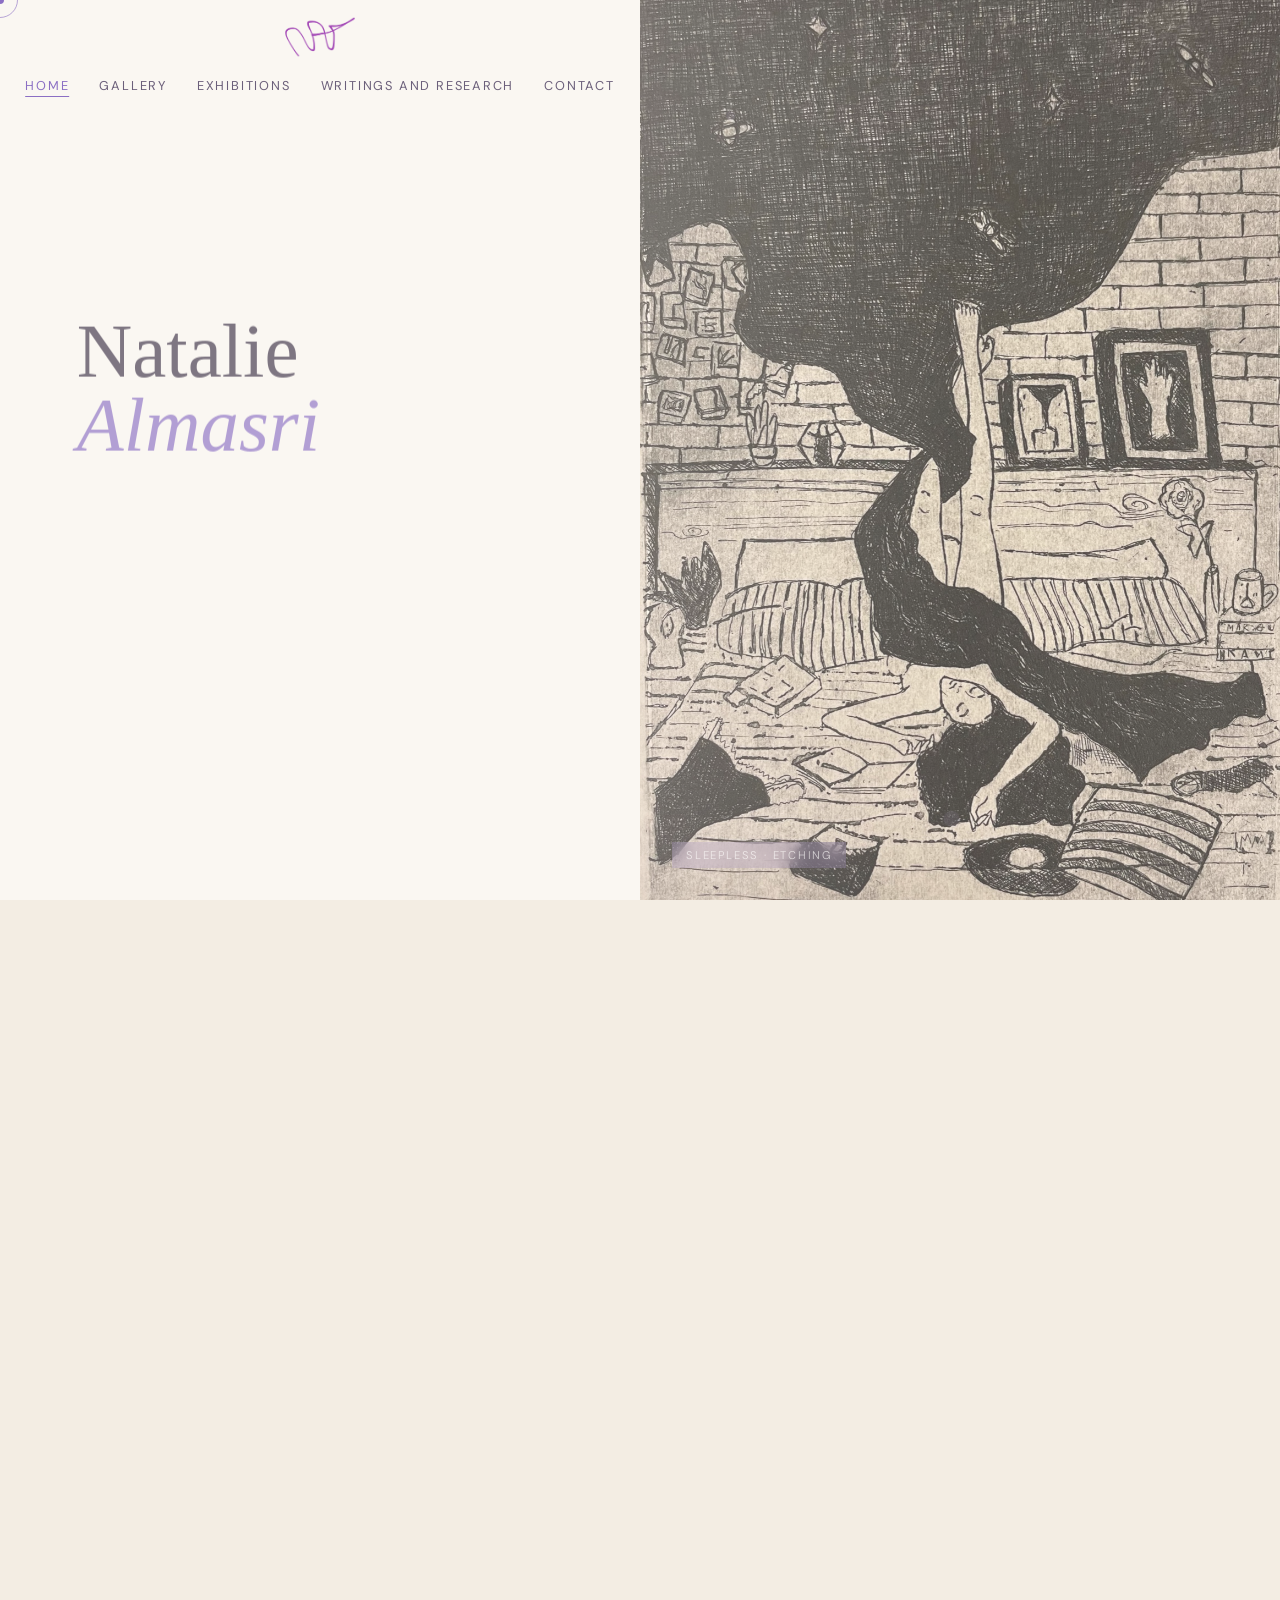
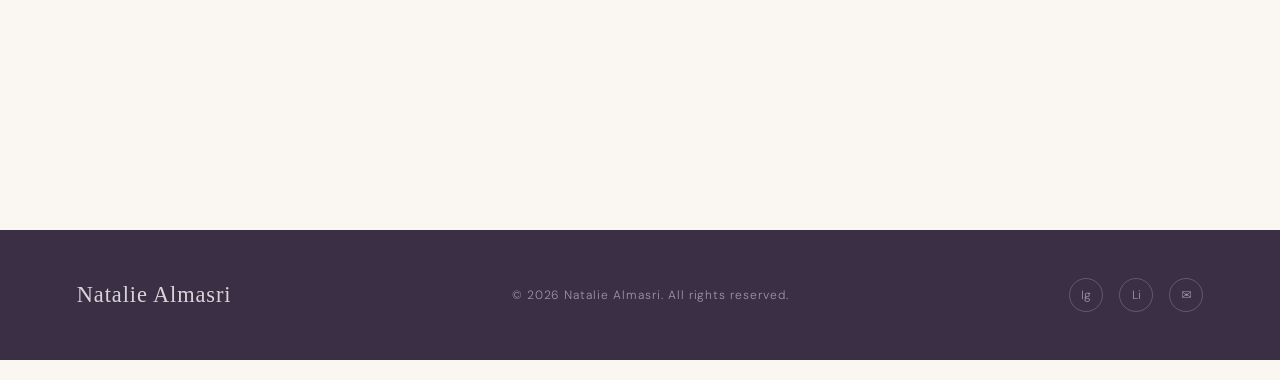
<file: contact.html>
<!DOCTYPE html>
<html lang="en">
<head>
  <meta charset="UTF-8" />
  <title>Contact, Natalie Almasri</title>
  <meta http-equiv="refresh" content="0; url=index.html#contact" />
  <link rel="canonical" href="index.html#contact" />
</head>
<body>
  <p>The contact form now lives on the <a href="index.html#contact">home page</a>.</p>
</body>
</html>
</file>
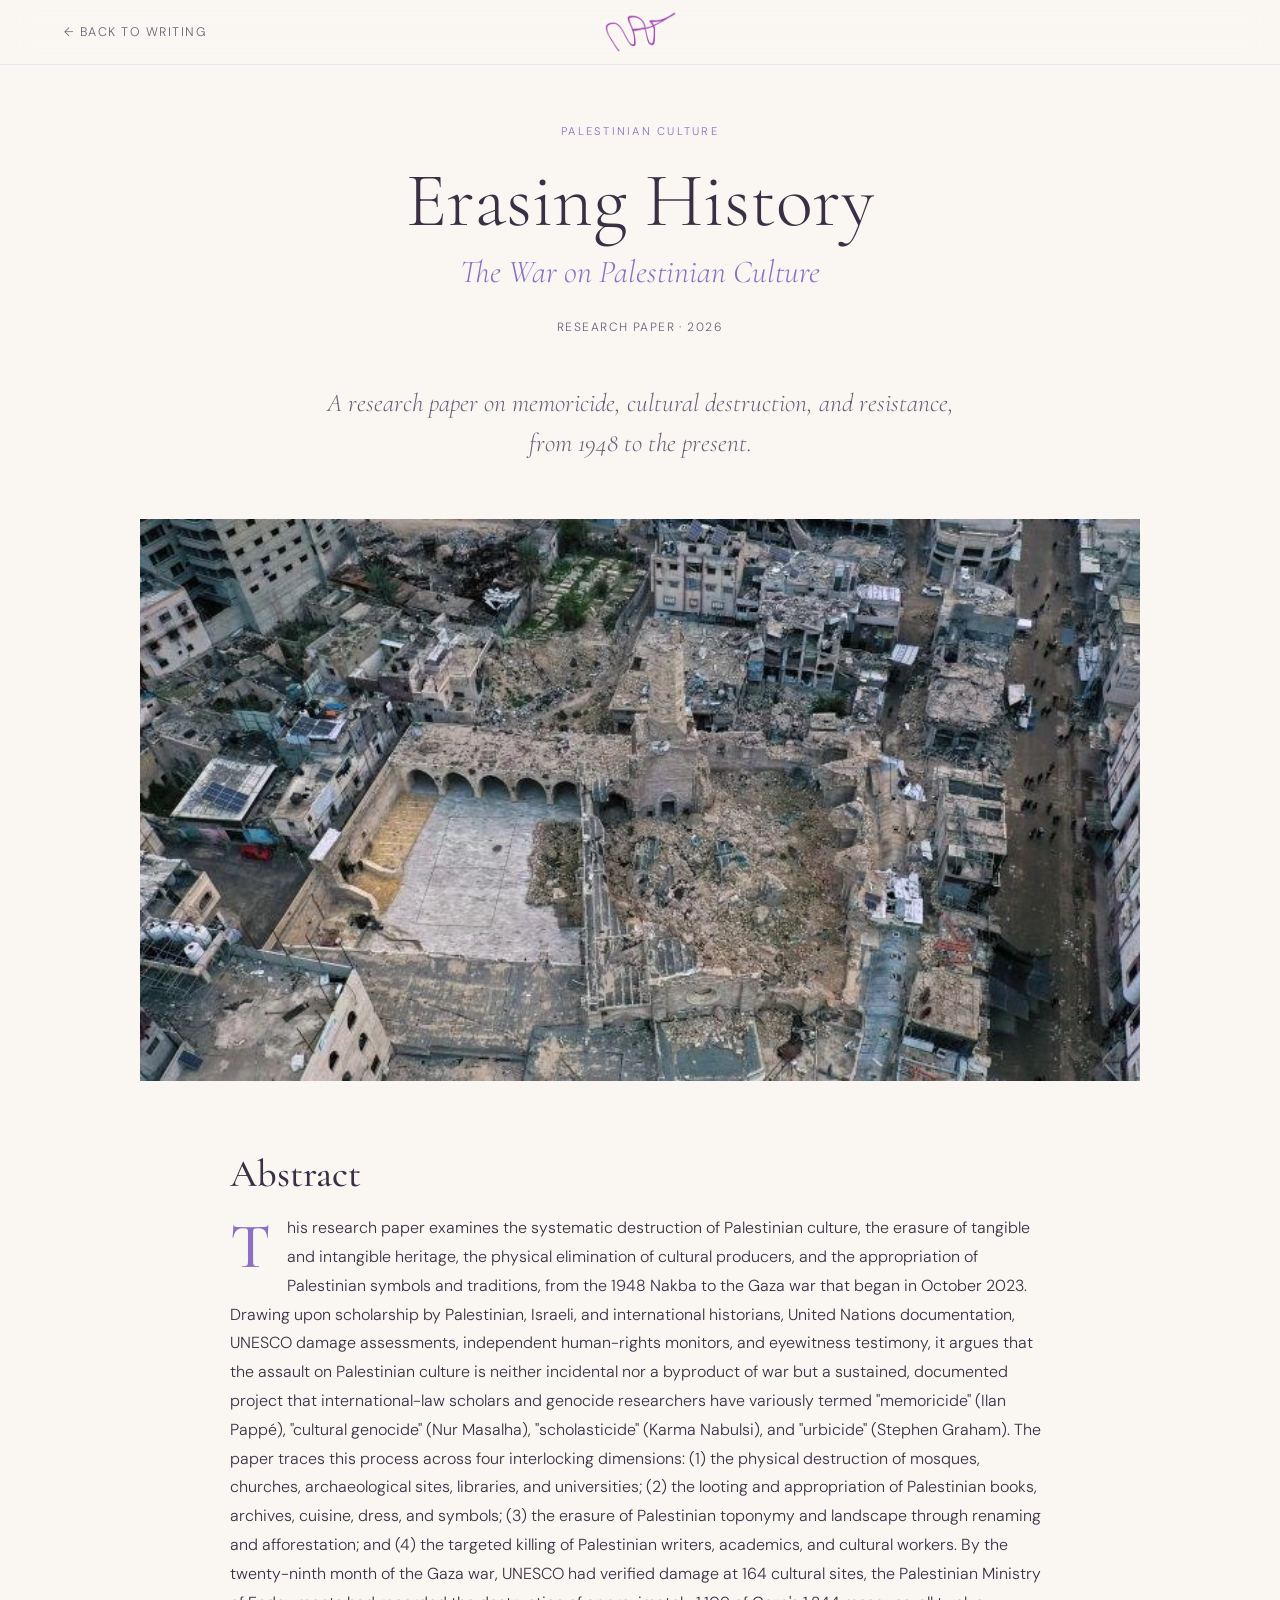
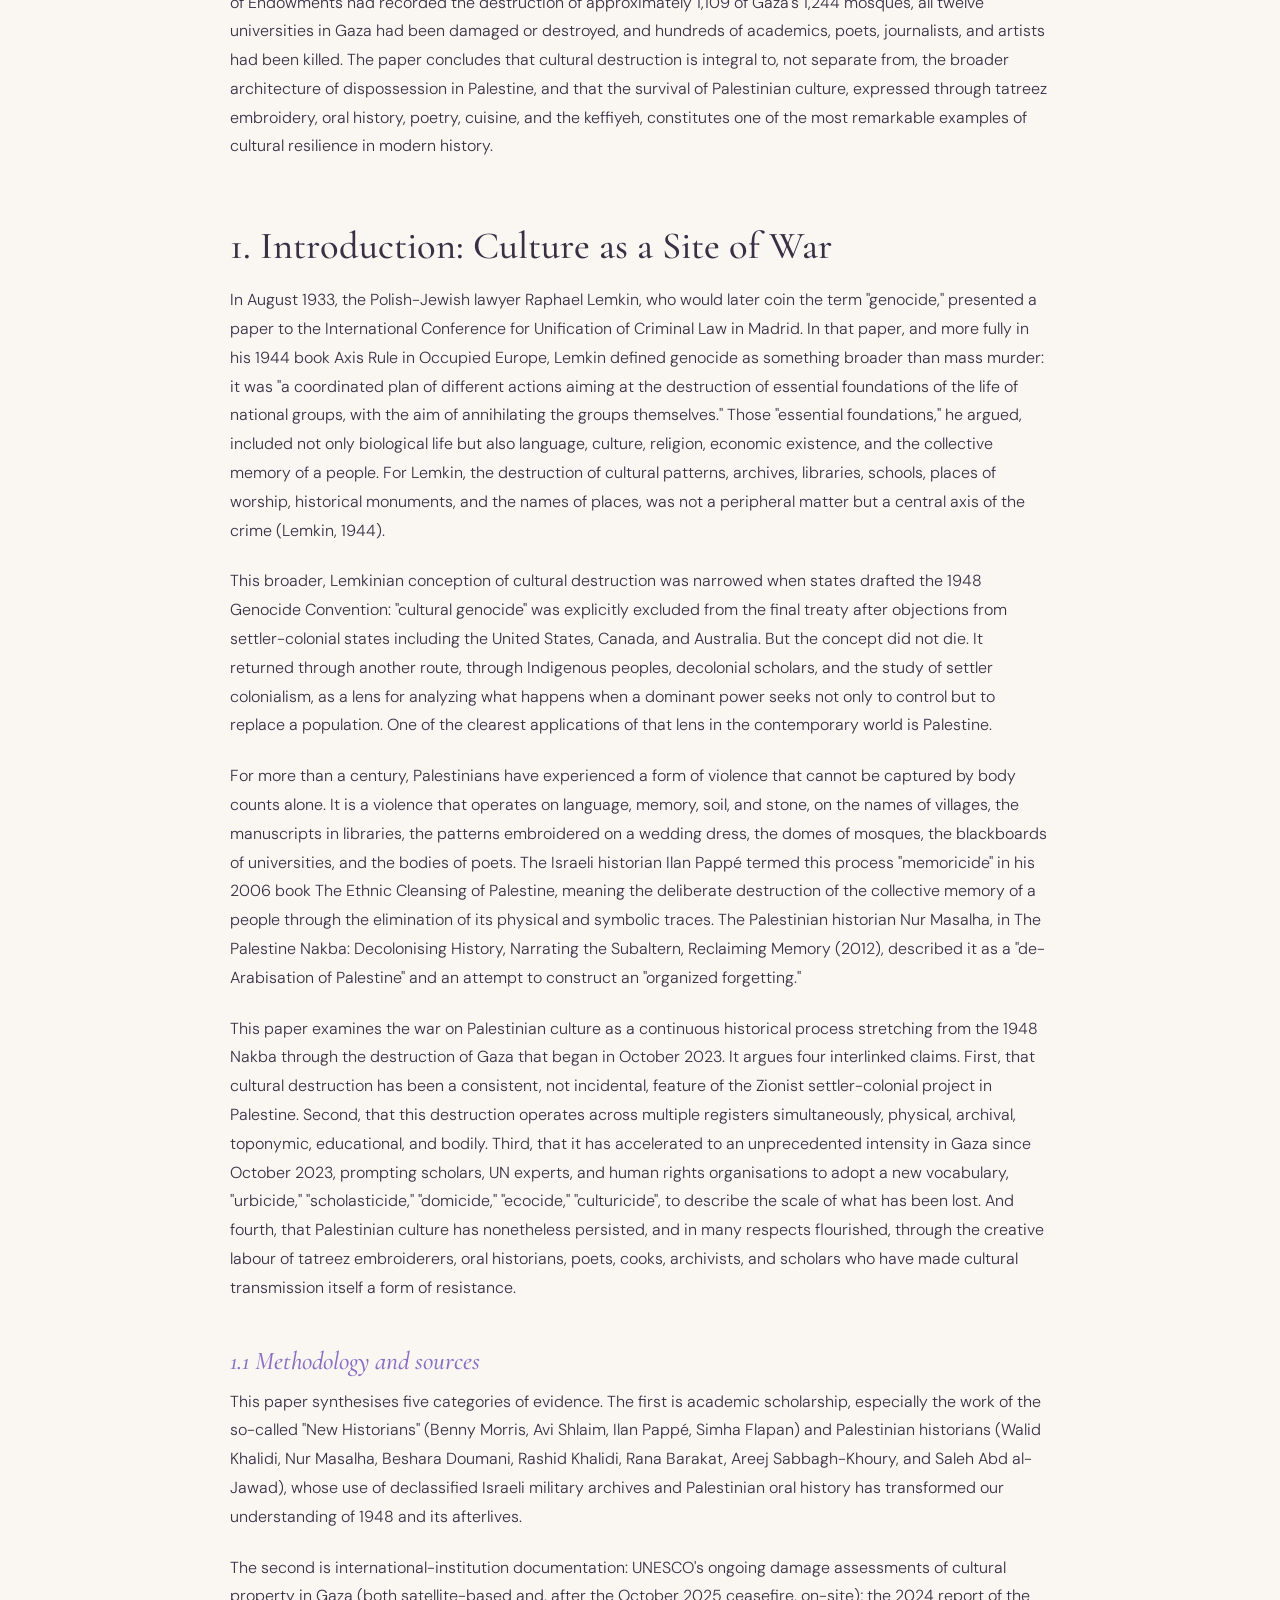
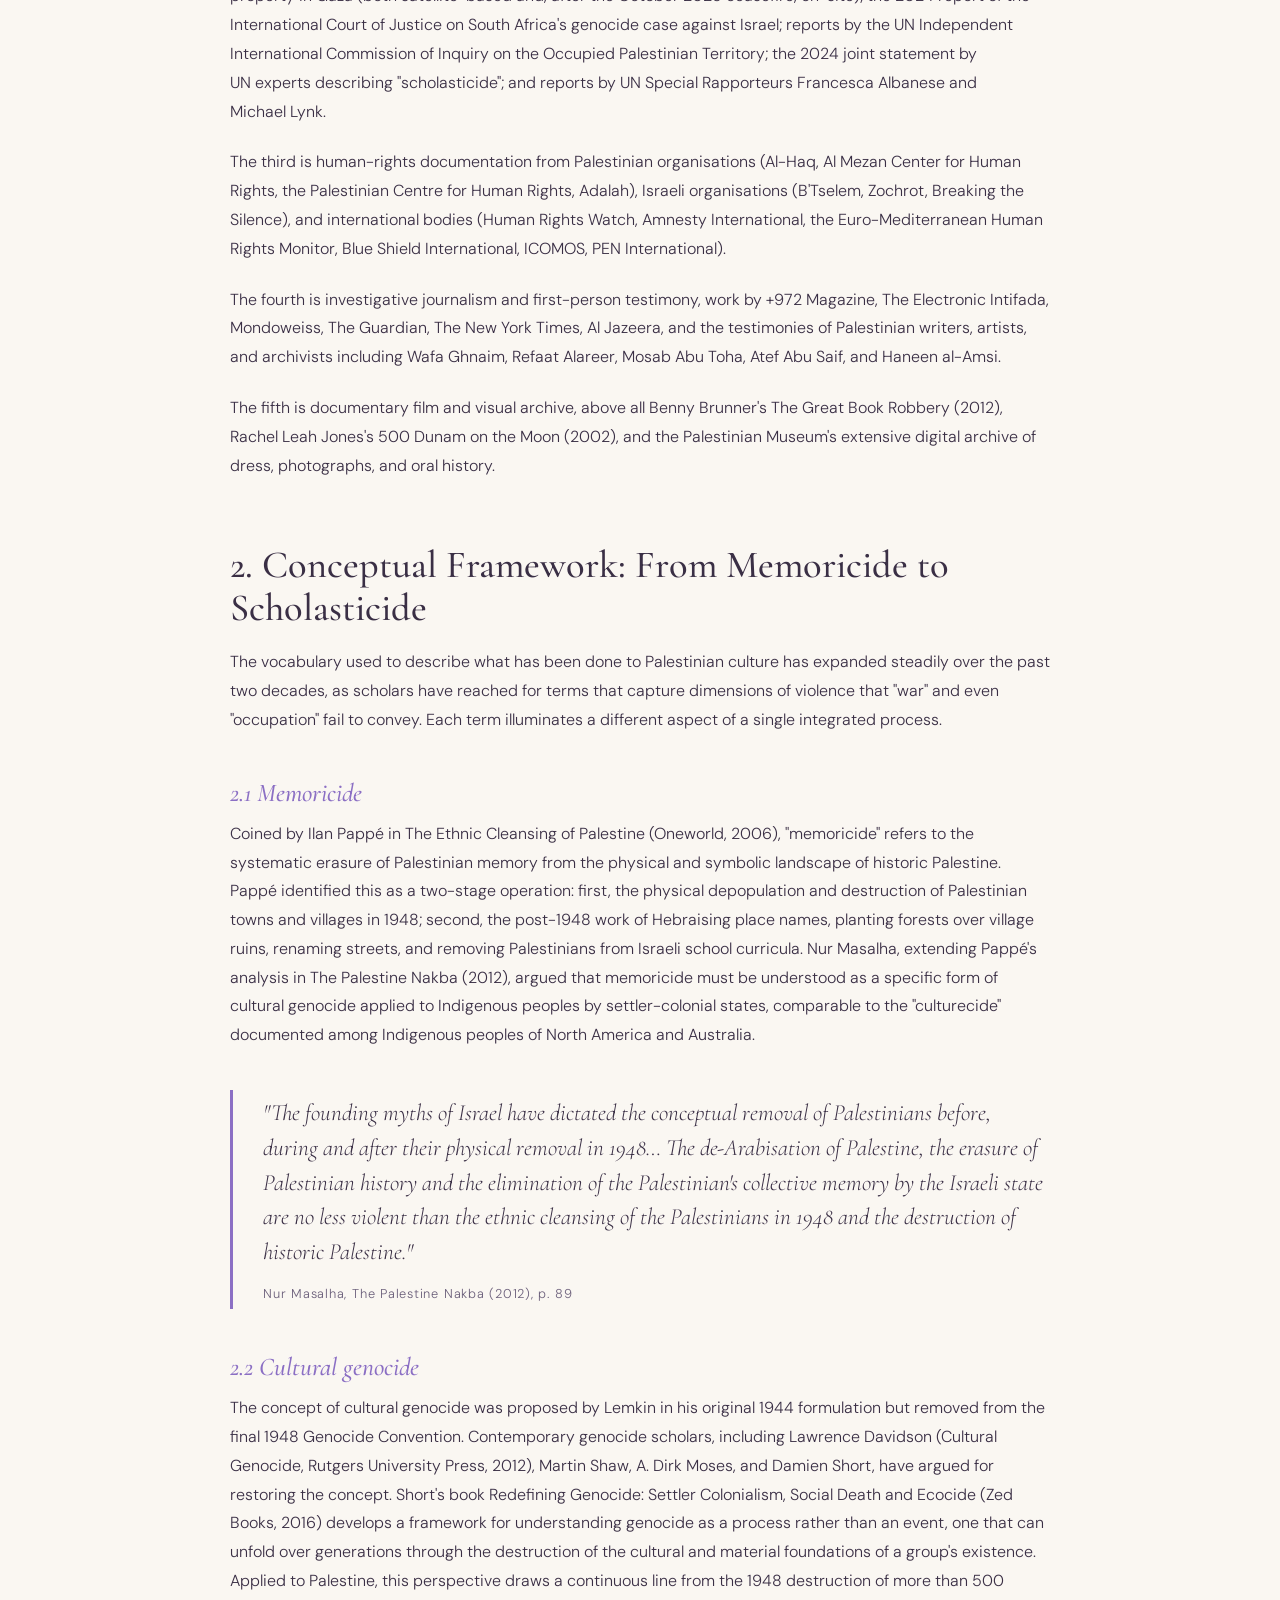
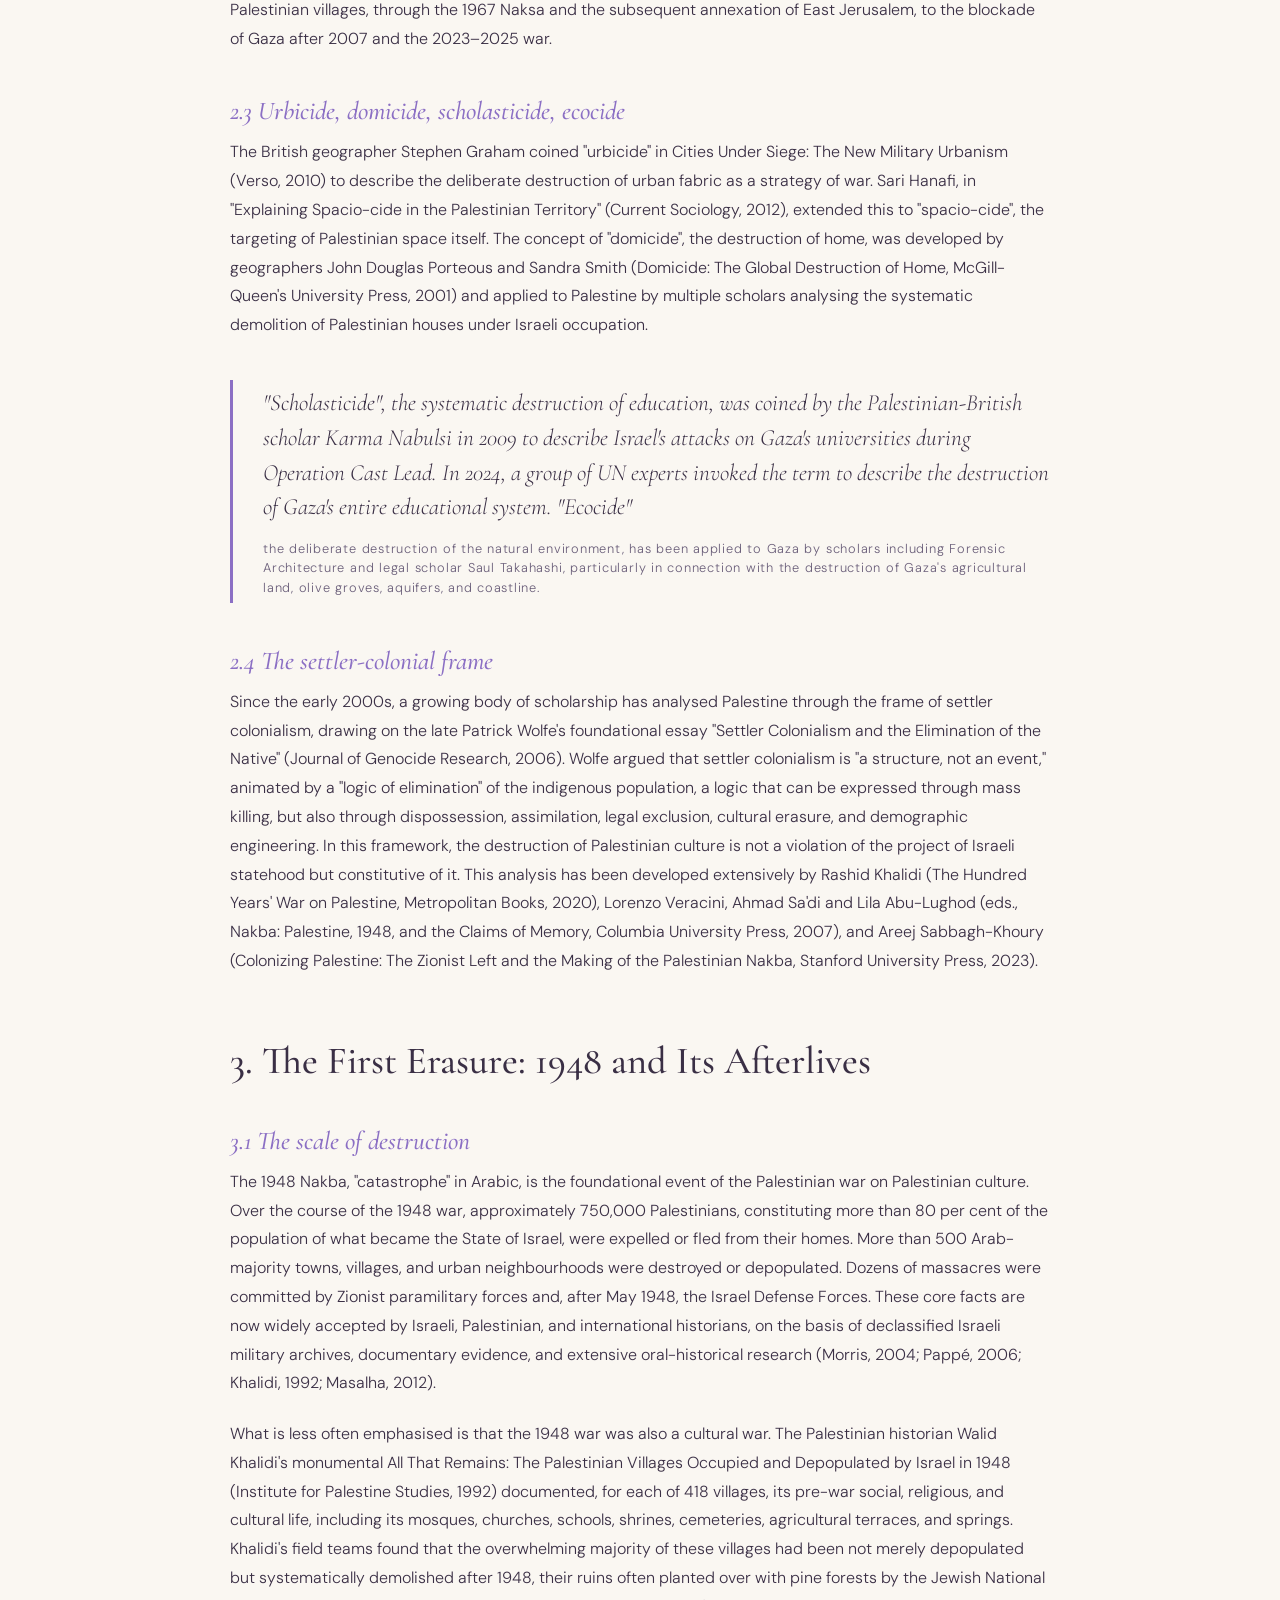
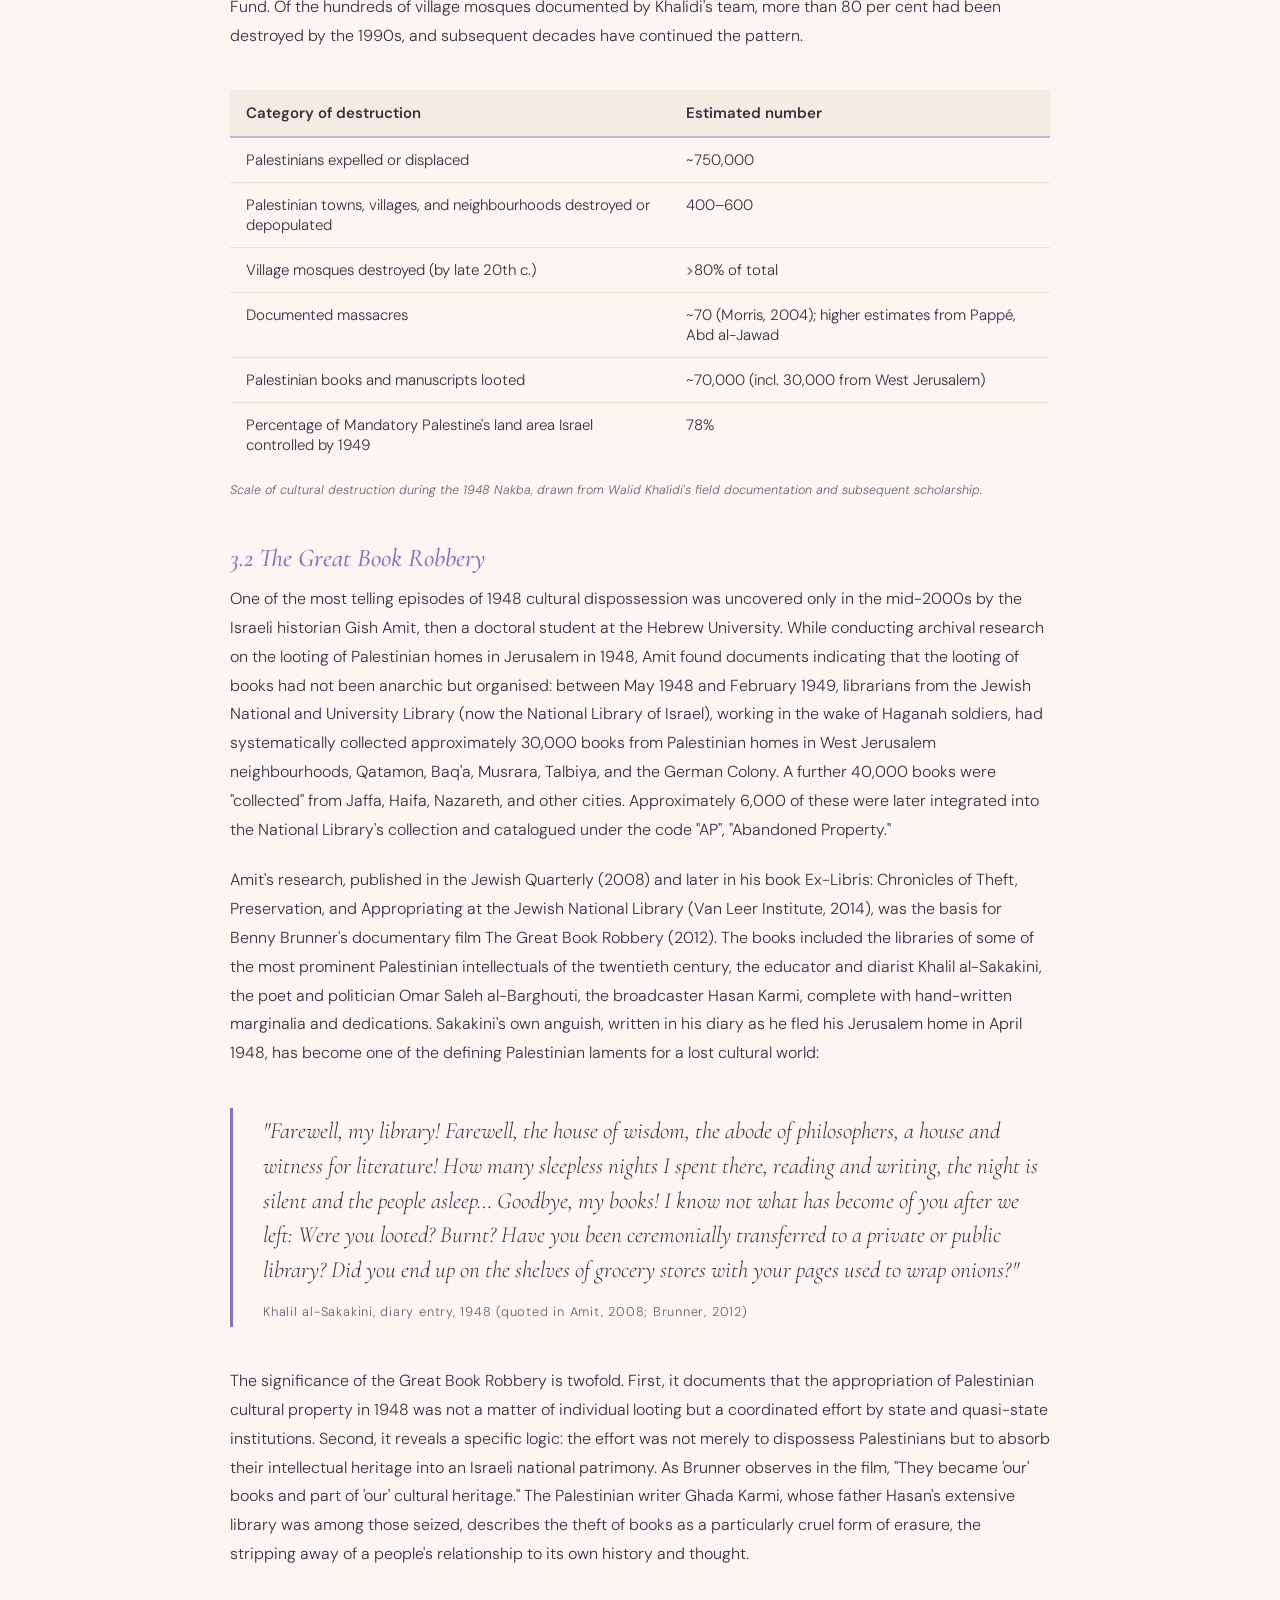
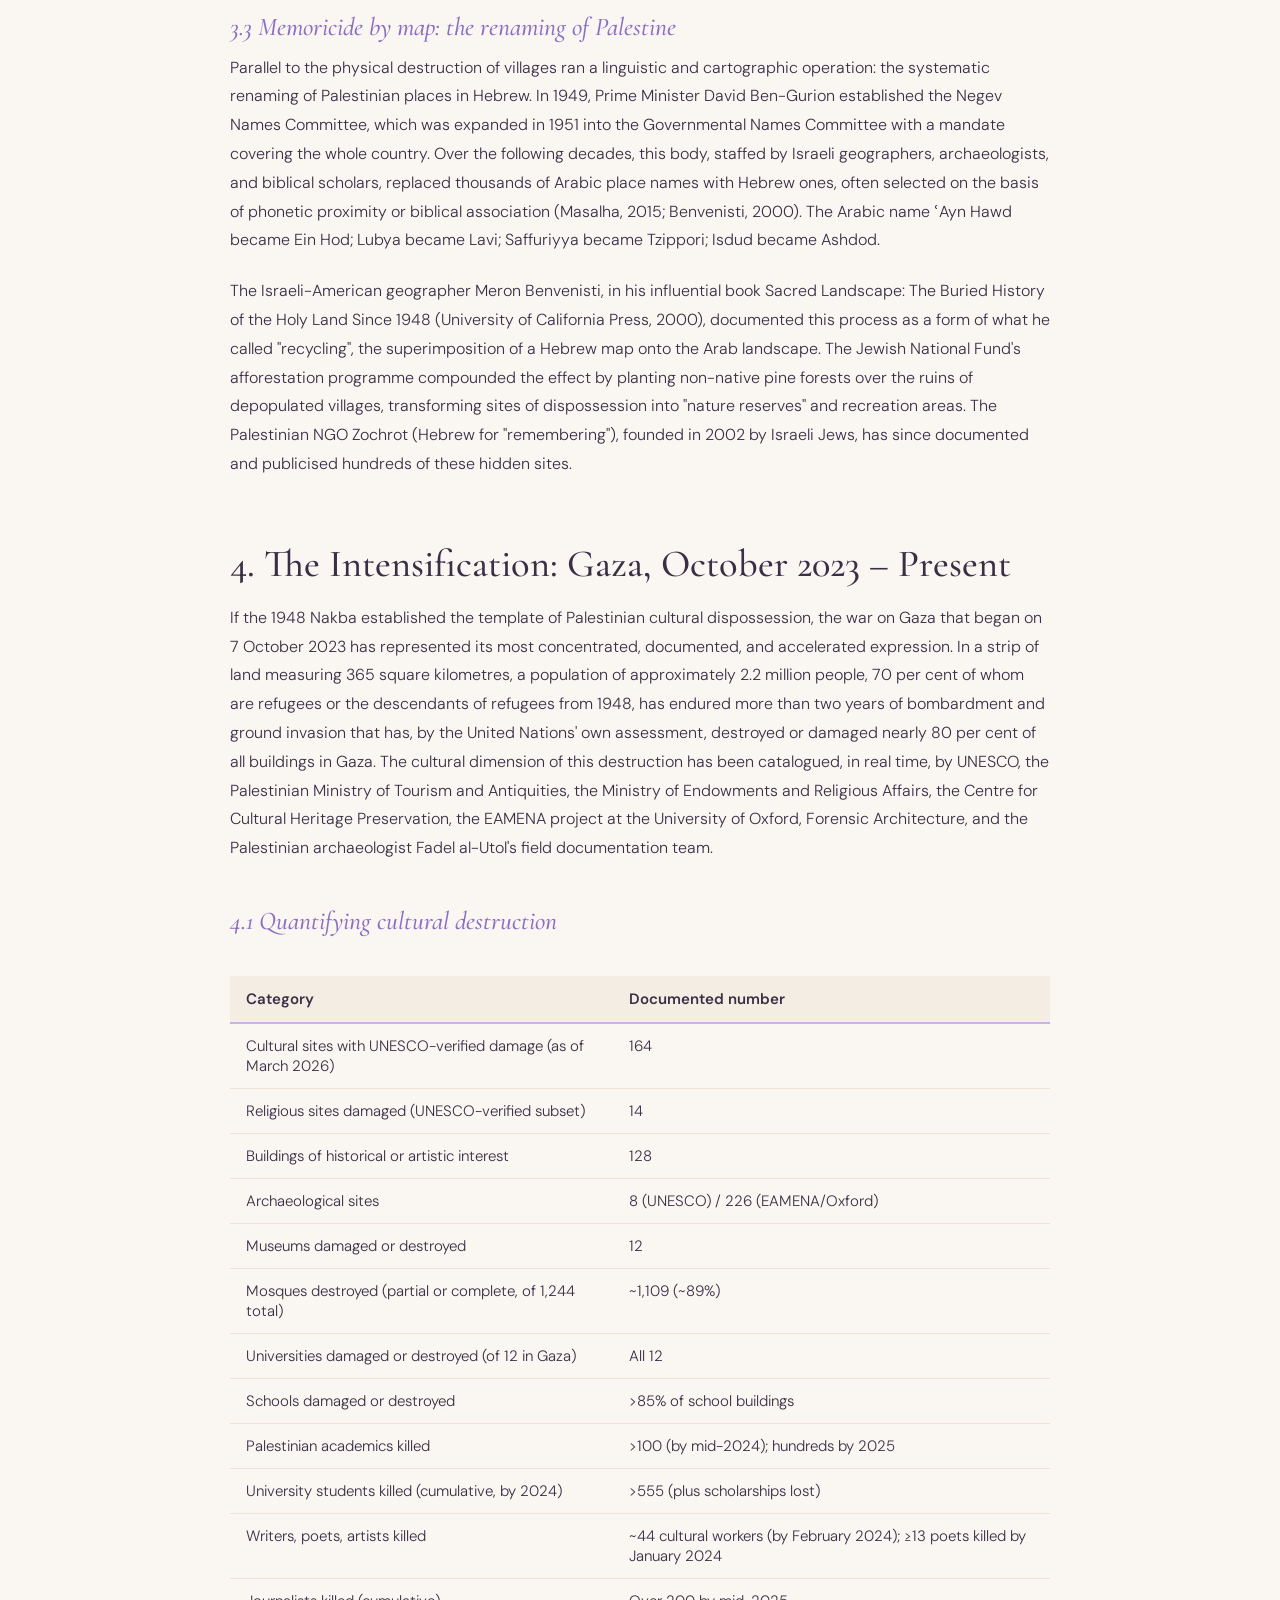
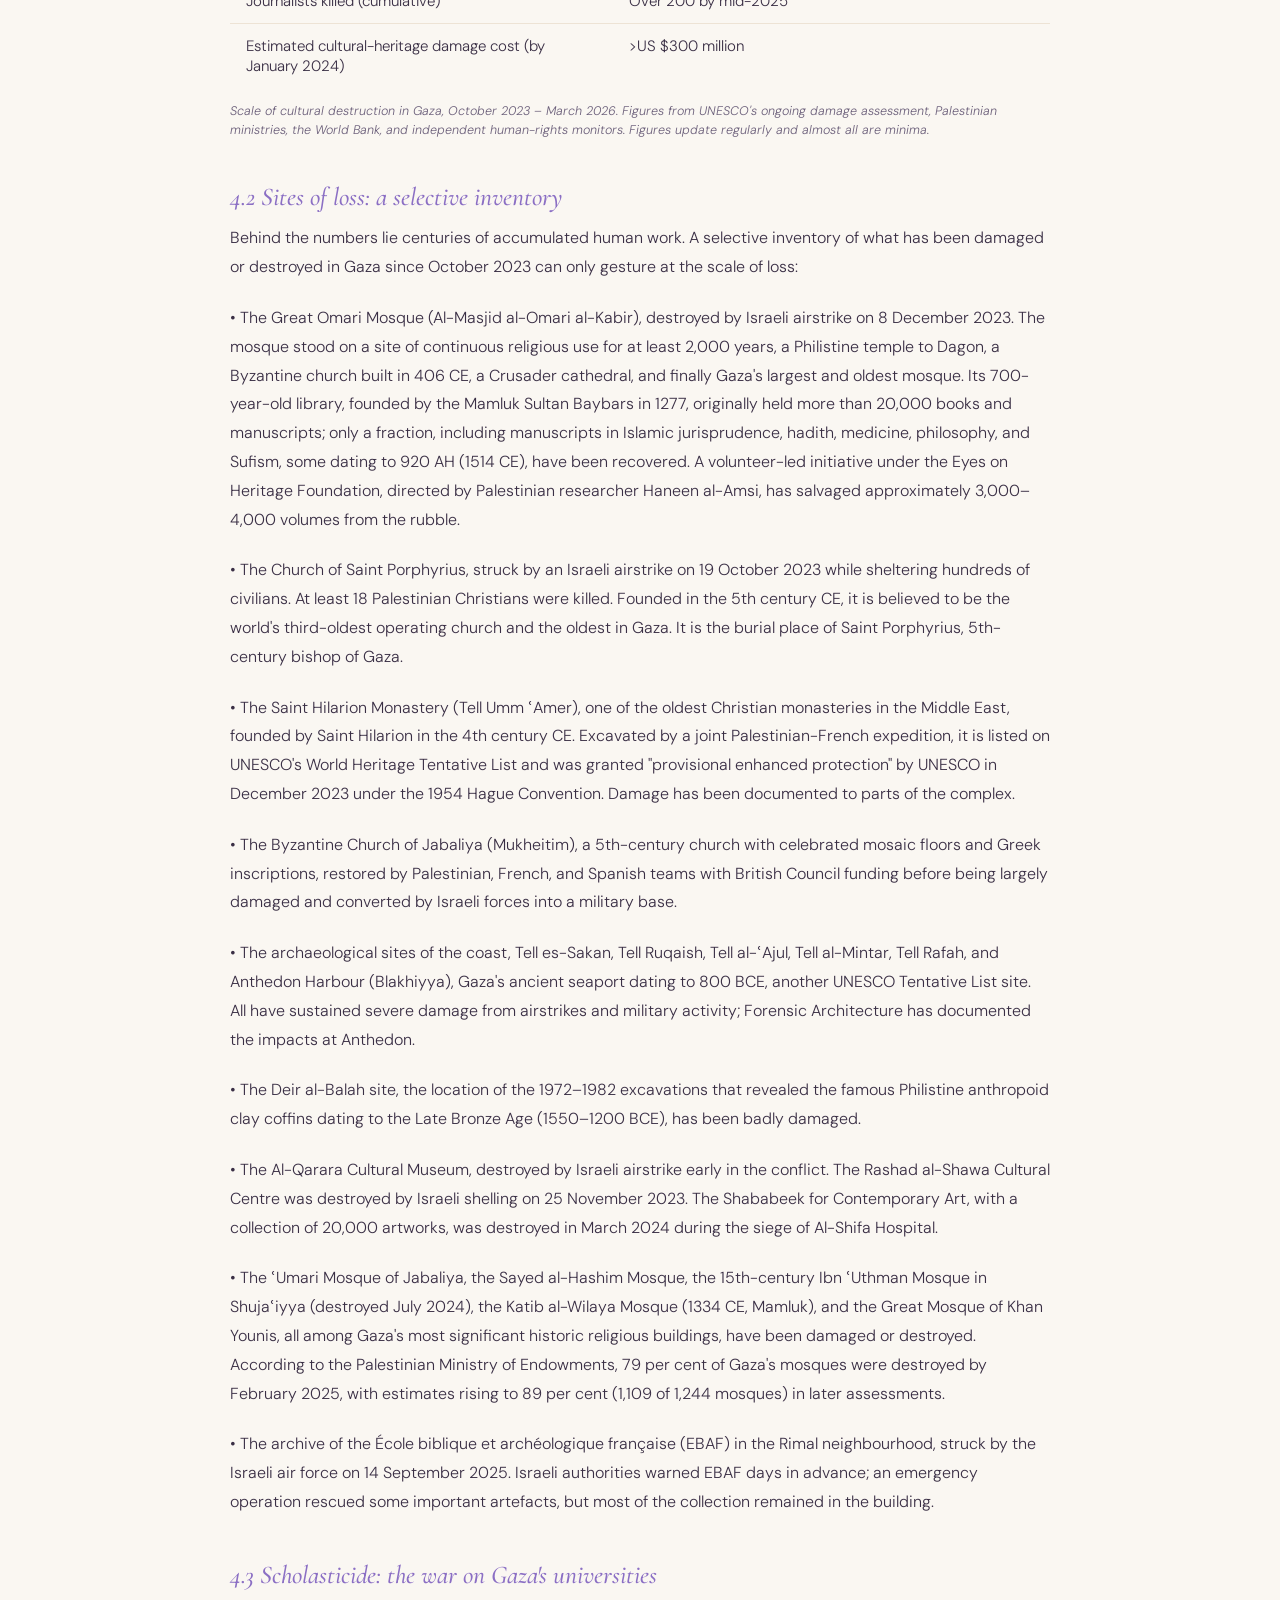
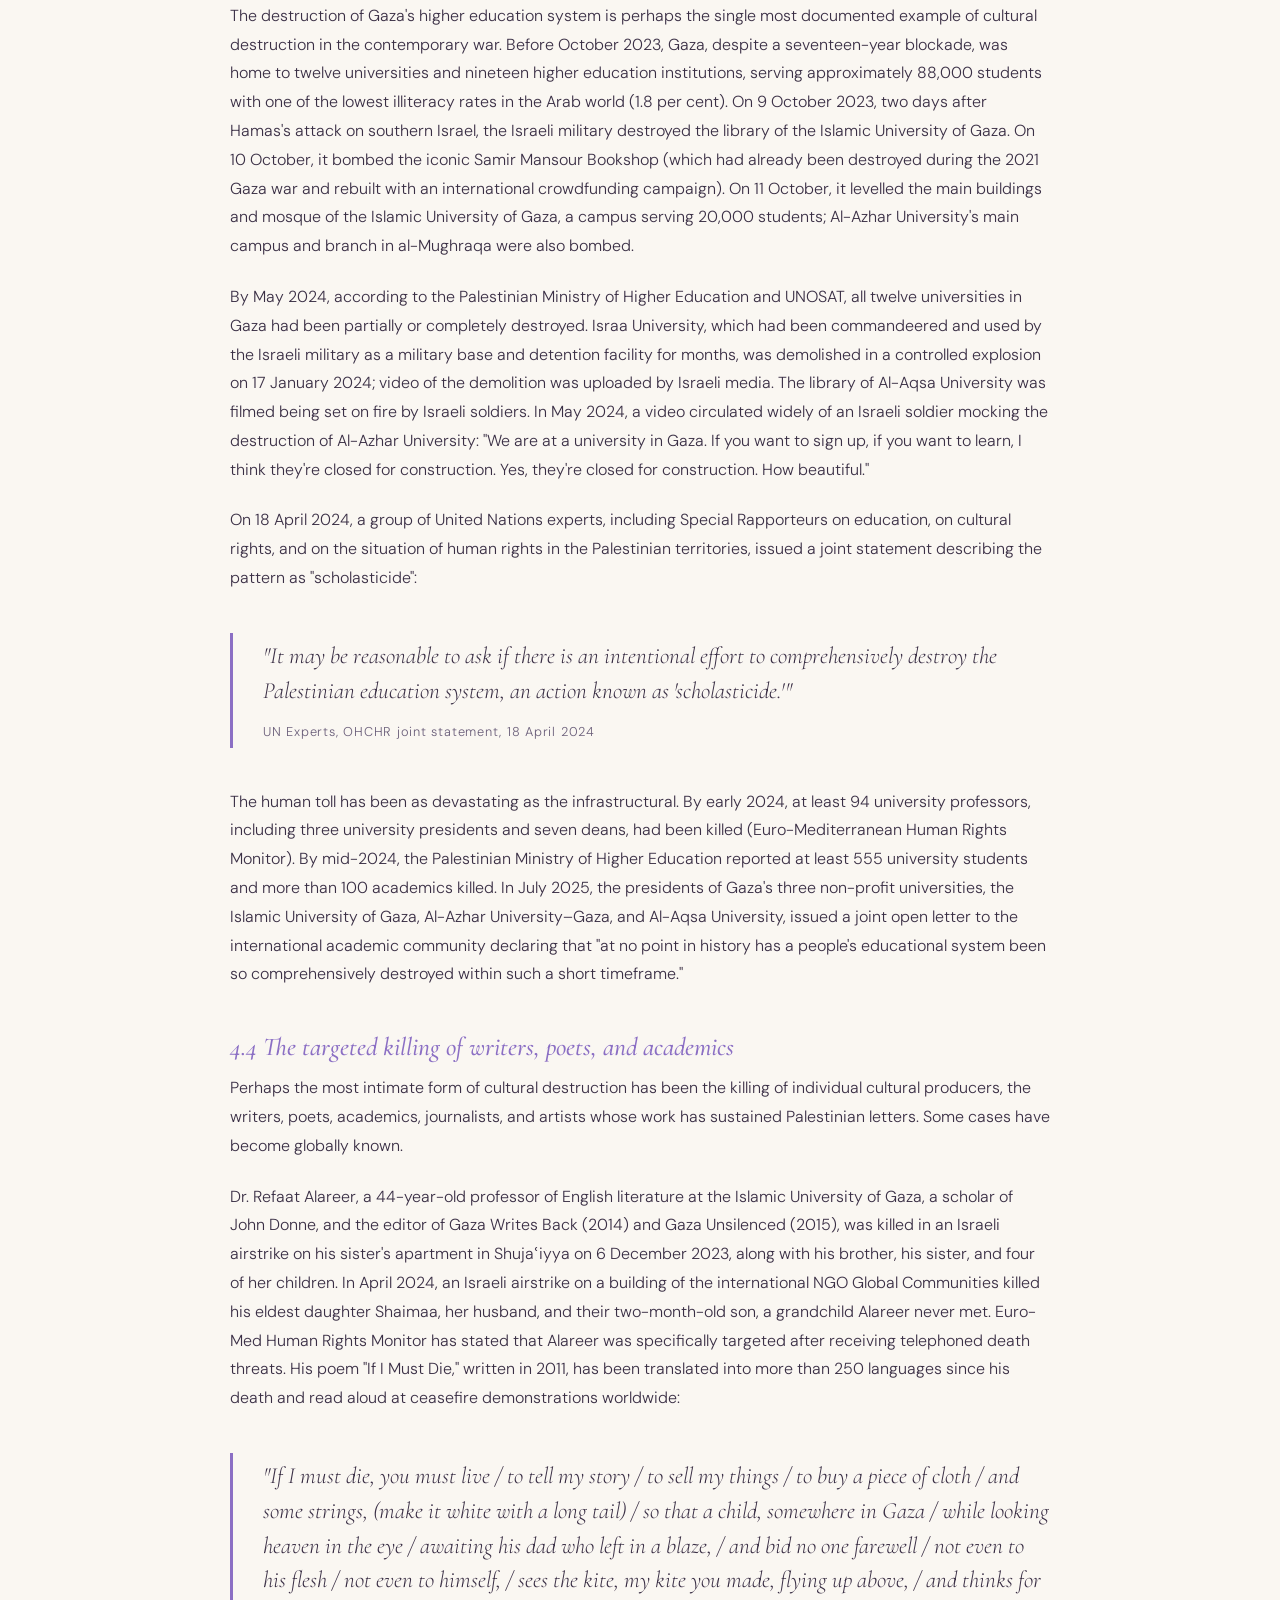
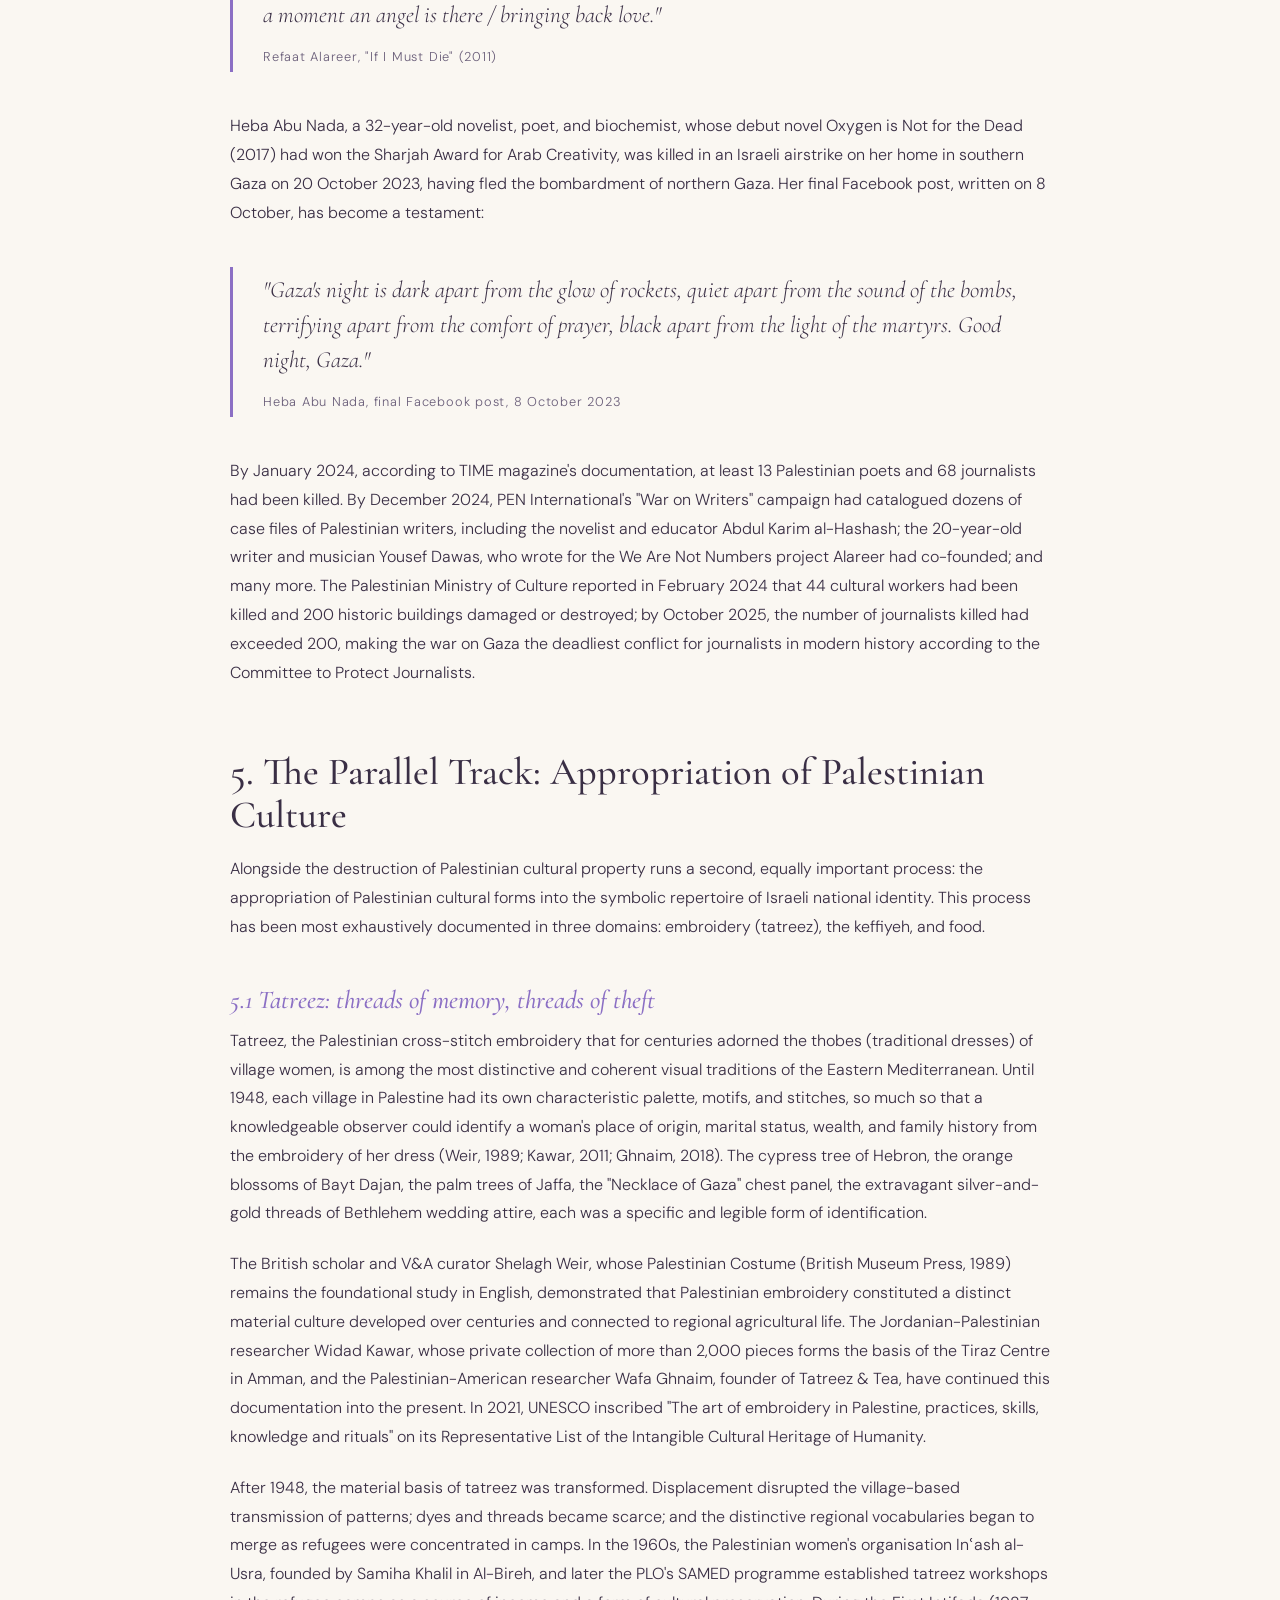
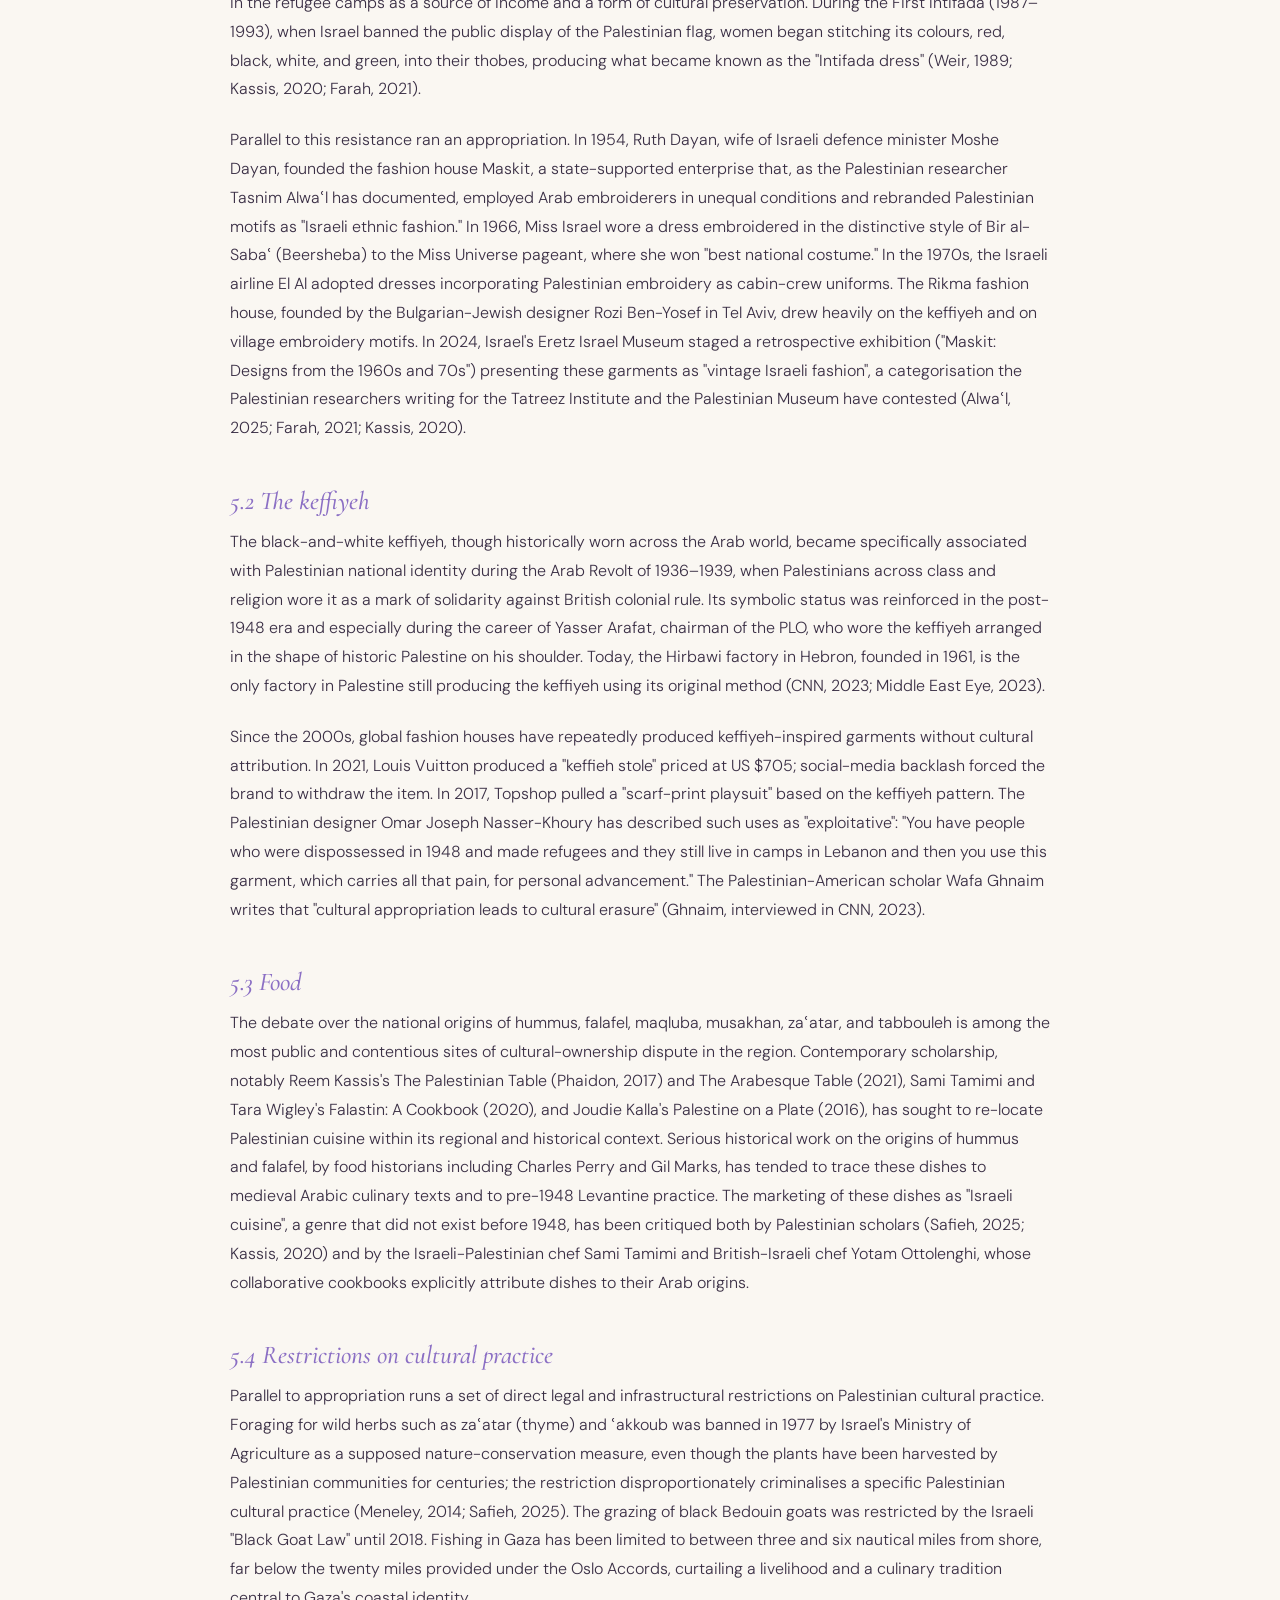
<file: erasing-history.html>
<!DOCTYPE html><html lang="en"><head>


  <meta charset="UTF-8">
  <meta name="viewport" content="width=device-width, initial-scale=1.0">
  <title>Erasing History, The War on Palestinian Culture · Natalie Almasri</title>
  <link rel="preconnect" href="https://fonts.googleapis.com">
  <link rel="preconnect" href="https://fonts.gstatic.com" crossorigin="">
  <link href="https://fonts.googleapis.com/css2?family=Cormorant+Garamond:ital,wght@0,300;0,400;0,500;0,600;1,300;1,400&amp;family=DM+Sans:ital,opsz,wght@0,9..40,300;0,9..40,400;0,9..40,500;1,9..40,300&amp;display=swap" rel="stylesheet">
  <style>
    :root{
      --cream:#FAF7F2; --cream2:#F3EDE3; --parchment:#EDE3D5;
      --lavender:#C8B4E8; --lavender2:#B09AD8; --lavender3:#8B6FC4;
      --ink:#1C1720; --ink2:#3A2F45; --ink3:#6B5F7A;
      --font-display:'Cormorant Garamond',Georgia,serif;
      --font-body:'DM Sans',system-ui,sans-serif;
      --ease-out:cubic-bezier(0.16,1,0.3,1);
    }
    *,*::before,*::after{box-sizing:border-box;margin:0;padding:0;}
    html{scroll-behavior:smooth;}
    body{background:var(--cream);color:var(--ink);font-family:var(--font-body);font-weight:300;overflow-x:hidden;}
    ::-webkit-scrollbar{width:4px;}
    ::-webkit-scrollbar-track{background:var(--cream2);}
    ::-webkit-scrollbar-thumb{background:var(--lavender2);border-radius:2px;}

    /* top bar */
    .article-nav{position:fixed;top:0;left:0;right:0;height:64px;z-index:50;display:grid;grid-template-columns:1fr auto 1fr;align-items:center;padding:0 clamp(20px,5vw,64px);background:rgba(250,247,242,0.88);backdrop-filter:blur(16px);box-shadow:0 1px 0 rgba(200,180,232,0.25);transition:transform 0.45s var(--ease-out);}
    .article-nav.nav-hidden{transform:translateY(-100%);}
    .back-link{display:inline-flex;align-items:center;gap:10px;font-family:var(--font-body);font-size:0.78rem;letter-spacing:0.12em;text-transform:uppercase;color:var(--ink3);text-decoration:none;transition:color 0.3s,gap 0.3s var(--ease-out);}
    .back-link:hover{color:var(--lavender3);gap:14px;}
    .article-nav .brand{grid-column:2;justify-self:center;display:flex;align-items:center;height:42px;text-decoration:none;}
    .article-nav .brand img{height:100%;width:auto;display:block;}

    /* hero */
    .article-hero{padding:calc(64px + 60px) clamp(20px,5vw,64px) 0;max-width:860px;margin:0 auto;text-align:center;}
    .article-tag{font-family:var(--font-body);font-size:0.7rem;letter-spacing:0.2em;text-transform:uppercase;color:var(--lavender3);margin-bottom:24px;opacity:0;animation:fadeUp 0.9s 0.1s var(--ease-out) forwards;}
    .article-title{font-family:var(--font-display);font-weight:300;font-size:clamp(2.6rem,6vw,5rem);line-height:1.02;color:var(--ink2);margin-bottom:12px;opacity:0;animation:fadeUp 0.9s 0.25s var(--ease-out) forwards;}
    .article-subtitle{font-family:var(--font-display);font-style:italic;font-weight:300;font-size:clamp(1.3rem,3vw,2rem);color:var(--lavender3);margin-bottom:28px;opacity:0;animation:fadeUp 0.9s 0.35s var(--ease-out) forwards;}
    .article-meta{font-family:var(--font-body);font-size:0.75rem;letter-spacing:0.12em;text-transform:uppercase;color:var(--ink3);margin-bottom:48px;opacity:0;animation:fadeUp 0.9s 0.45s var(--ease-out) forwards;}
    .article-intro{font-family:var(--font-display);font-style:italic;font-weight:300;font-size:clamp(1.2rem,2.4vw,1.6rem);line-height:1.55;color:var(--ink3);max-width:640px;margin:0 auto 56px;opacity:0;animation:fadeUp 0.9s 0.55s var(--ease-out) forwards;}

    .hero-image{width:100%;max-width:1000px;margin:0 auto 72px;aspect-ratio:16/9;overflow:hidden;background:var(--cream2);opacity:0;animation:fadeIn 1.2s 0.5s var(--ease-out) forwards;}
    .hero-image img{width:100%;height:100%;object-fit:cover;display:block;}

    /* body */
    .article-body{max-width:900px;margin:0 auto;padding:0 clamp(24px,6vw,40px) 80px;}
    .article-p{font-size:1.05rem;line-height:1.95;color:var(--ink2);margin-bottom:28px;text-wrap:pretty;}
    .article-lead-p::first-letter{font-family:var(--font-display);font-size:3.6rem;font-weight:400;float:left;line-height:0.82;padding:6px 14px 0 0;color:var(--lavender3);}
    .article-editable-note{font-style:italic;color:var(--lavender3);background:rgba(200,180,232,0.12);border-left:2px solid var(--lavender3);padding:16px 20px;font-size:0.95rem;}

    /* footer nav */
    .article-foot{border-top:1px solid var(--parchment);max-width:860px;margin:0 auto;padding:40px clamp(20px,5vw,24px) 80px;display:flex;justify-content:space-between;gap:24px;flex-wrap:wrap;}
    .foot-link{text-decoration:none;max-width:46%;}
    .foot-link.next{text-align:right;margin-left:auto;}
    .foot-dir{font-family:var(--font-body);font-size:0.68rem;letter-spacing:0.16em;text-transform:uppercase;color:var(--ink3);margin-bottom:8px;display:block;}
    .foot-title{font-family:var(--font-display);font-size:1.4rem;font-weight:400;color:var(--ink2);line-height:1.2;transition:color 0.3s;}
    .foot-link:hover .foot-title{color:var(--lavender3);}

    @keyframes fadeUp{from{opacity:0;transform:translateY(24px);}to{opacity:1;transform:translateY(0);}}
    @keyframes fadeIn{from{opacity:0;}to{opacity:1;}}

    @media(max-width:600px){
      .article-nav .brand{display:none;}
      .foot-link{max-width:100%;}
    }

    .article-figure{margin:52px 0 8px;}
    
    .article-figcaption{font-family:var(--font-body);font-size:0.74rem;letter-spacing:0.04em;color:var(--ink3);text-align:center;margin-top:12px;font-style:italic;}

    /* tidy long-form reading styles */
    :root{--font-read:'Spectral',Georgia,serif;}
    .article-p{font-family:var(--font-body);font-size:1rem;line-height:1.8;color:var(--ink2);margin-bottom:22px;text-wrap:pretty;}
    .article-lead-p::first-letter{font-family:var(--font-display);font-size:4rem;font-weight:500;float:left;line-height:0.78;padding:8px 16px 0 0;color:var(--lavender3);}
    .article-h2{font-family:var(--font-display);font-size:clamp(1.8rem,3.4vw,2.4rem);font-weight:500;color:var(--ink2);line-height:1.12;margin:64px 0 18px;}
    .article-h3{font-family:var(--font-display);font-style:italic;font-size:clamp(1.3rem,2.4vw,1.6rem);font-weight:500;color:var(--lavender3);margin:42px 0 12px;}
    .article-quote{margin:40px 0;padding:6px 0 6px 30px;border-left:3px solid var(--lavender3);font-family:var(--font-display);font-style:italic;font-size:1.45rem;line-height:1.5;color:var(--ink2);}
    .article-quote cite{display:block;margin-top:14px;font-family:var(--font-body);font-style:normal;font-size:0.8rem;letter-spacing:0.06em;color:var(--ink3);}
    .article-table{width:100%;border-collapse:collapse;margin:40px 0;font-family:var(--font-body);font-size:0.94rem;}
    .article-table caption{caption-side:bottom;margin-top:14px;font-size:0.78rem;font-style:italic;color:var(--ink3);text-align:left;line-height:1.5;}
    .article-table th{text-align:left;background:var(--cream2);padding:13px 16px;font-weight:600;color:var(--ink2);border-bottom:2px solid var(--lavender);}
    .article-table td{padding:12px 16px;border-bottom:1px solid var(--parchment);color:var(--ink2);vertical-align:top;}
    .article-table tr:last-child td{border-bottom:none;}
  .img-placeholder{width:100%;height:100%;background:linear-gradient(135deg, #C8B4E8 0%, #E8C4C4 40%, #F3EDE3 70%, #A8C4A2 100%);display:flex;align-items:center;justify-content:center;position:relative;overflow:hidden;}.img-placeholder::before{content:'';position:absolute;inset:0;background-image:repeating-linear-gradient(-45deg,transparent,transparent 14px,rgba(255,255,255,0.08) 14px,rgba(255,255,255,0.08) 15px);}.img-placeholder .cap{position:relative;z-index:1;font-family:var(--font-body);font-size:0.7rem;letter-spacing:0.14em;text-transform:uppercase;color:rgba(80,60,110,0.55);}
  </style>
</head>
<body>
  <nav class="article-nav">
    <a href="index.html#blog" class="back-link">← Back to Writing</a>
    <a href="index.html" class="brand"><img src="uploads/signature-cropped.png" alt="Natalie Almasri" /></a>
  </nav>

  <header class="article-hero" data-screen-label="Article: Erasing History">
    <p class="article-tag">Palestinian Culture</p>
    <h1 class="article-title">Erasing History</h1>
    <p class="article-subtitle">The War on Palestinian Culture</p>
    <p class="article-meta">Research Paper · 2026</p>
    <p class="article-intro">A research paper on memoricide, cultural destruction, and resistance, from 1948 to the present.</p>
  </header>

  <div class="hero-image">
    <img src="uploads/erasing-history-cover.jpg" alt="Aerial view of the destroyed Great Omari Mosque in Gaza" style="width:100%;height:100%;object-fit:cover;display:block;" />
  </div>

  <article class="article-body">
      <h2 class="article-h2">Abstract</h2>
      <p class="article-p article-lead-p">This research paper examines the systematic destruction of Palestinian culture, the erasure of tangible and intangible heritage, the physical elimination of cultural producers, and the appropriation of Palestinian symbols and traditions, from the 1948 Nakba to the Gaza war that began in October 2023. Drawing upon scholarship by Palestinian, Israeli, and international historians, United Nations documentation, UNESCO damage assessments, independent human-rights monitors, and eyewitness testimony, it argues that the assault on Palestinian culture is neither incidental nor a byproduct of war but a sustained, documented project that international-law scholars and genocide researchers have variously termed "memoricide" (Ilan Pappé), "cultural genocide" (Nur Masalha), "scholasticide" (Karma Nabulsi), and "urbicide" (Stephen Graham). The paper traces this process across four interlocking dimensions: (1) the physical destruction of mosques, churches, archaeological sites, libraries, and universities; (2) the looting and appropriation of Palestinian books, archives, cuisine, dress, and symbols; (3) the erasure of Palestinian toponymy and landscape through renaming and afforestation; and (4) the targeted killing of Palestinian writers, academics, and cultural workers. By the twenty-ninth month of the Gaza war, UNESCO had verified damage at 164 cultural sites, the Palestinian Ministry of Endowments had recorded the destruction of approximately 1,109 of Gaza's 1,244 mosques, all twelve universities in Gaza had been damaged or destroyed, and hundreds of academics, poets, journalists, and artists had been killed. The paper concludes that cultural destruction is integral to, not separate from, the broader architecture of dispossession in Palestine, and that the survival of Palestinian culture, expressed through tatreez embroidery, oral history, poetry, cuisine, and the keffiyeh, constitutes one of the most remarkable examples of cultural resilience in modern history.</p>
      <h2 class="article-h2">1. Introduction: Culture as a Site of War</h2>
      <p class="article-p">In August 1933, the Polish-Jewish lawyer Raphael Lemkin, who would later coin the term "genocide," presented a paper to the International Conference for Unification of Criminal Law in Madrid. In that paper, and more fully in his 1944 book Axis Rule in Occupied Europe, Lemkin defined genocide as something broader than mass murder: it was "a coordinated plan of different actions aiming at the destruction of essential foundations of the life of national groups, with the aim of annihilating the groups themselves." Those "essential foundations," he argued, included not only biological life but also language, culture, religion, economic existence, and the collective memory of a people. For Lemkin, the destruction of cultural patterns, archives, libraries, schools, places of worship, historical monuments, and the names of places, was not a peripheral matter but a central axis of the crime (Lemkin, 1944).</p>
      <p class="article-p">This broader, Lemkinian conception of cultural destruction was narrowed when states drafted the 1948 Genocide Convention: "cultural genocide" was explicitly excluded from the final treaty after objections from settler-colonial states including the United States, Canada, and Australia. But the concept did not die. It returned through another route, through Indigenous peoples, decolonial scholars, and the study of settler colonialism, as a lens for analyzing what happens when a dominant power seeks not only to control but to replace a population. One of the clearest applications of that lens in the contemporary world is Palestine.</p>
      <p class="article-p">For more than a century, Palestinians have experienced a form of violence that cannot be captured by body counts alone. It is a violence that operates on language, memory, soil, and stone, on the names of villages, the manuscripts in libraries, the patterns embroidered on a wedding dress, the domes of mosques, the blackboards of universities, and the bodies of poets. The Israeli historian Ilan Pappé termed this process "memoricide" in his 2006 book The Ethnic Cleansing of Palestine, meaning the deliberate destruction of the collective memory of a people through the elimination of its physical and symbolic traces. The Palestinian historian Nur Masalha, in The Palestine Nakba: Decolonising History, Narrating the Subaltern, Reclaiming Memory (2012), described it as a "de-Arabisation of Palestine" and an attempt to construct an "organized forgetting."</p>
      <p class="article-p">This paper examines the war on Palestinian culture as a continuous historical process stretching from the 1948 Nakba through the destruction of Gaza that began in October 2023. It argues four interlinked claims. First, that cultural destruction has been a consistent, not incidental, feature of the Zionist settler-colonial project in Palestine. Second, that this destruction operates across multiple registers simultaneously, physical, archival, toponymic, educational, and bodily. Third, that it has accelerated to an unprecedented intensity in Gaza since October 2023, prompting scholars, UN experts, and human rights organisations to adopt a new vocabulary, "urbicide," "scholasticide," "domicide," "ecocide," "culturicide", to describe the scale of what has been lost. And fourth, that Palestinian culture has nonetheless persisted, and in many respects flourished, through the creative labour of tatreez embroiderers, oral historians, poets, cooks, archivists, and scholars who have made cultural transmission itself a form of resistance.</p>
      <h3 class="article-h3">1.1 Methodology and sources</h3>
      <p class="article-p">This paper synthesises five categories of evidence. The first is academic scholarship, especially the work of the so-called "New Historians" (Benny Morris, Avi Shlaim, Ilan Pappé, Simha Flapan) and Palestinian historians (Walid Khalidi, Nur Masalha, Beshara Doumani, Rashid Khalidi, Rana Barakat, Areej Sabbagh-Khoury, and Saleh Abd al-Jawad), whose use of declassified Israeli military archives and Palestinian oral history has transformed our understanding of 1948 and its afterlives.</p>
      <p class="article-p">The second is international-institution documentation: UNESCO's ongoing damage assessments of cultural property in Gaza (both satellite-based and, after the October 2025 ceasefire, on-site); the 2024 report of the International Court of Justice on South Africa's genocide case against Israel; reports by the UN Independent International Commission of Inquiry on the Occupied Palestinian Territory; the 2024 joint statement by UN experts describing "scholasticide"; and reports by UN Special Rapporteurs Francesca Albanese and Michael Lynk.</p>
      <p class="article-p">The third is human-rights documentation from Palestinian organisations (Al-Haq, Al Mezan Center for Human Rights, the Palestinian Centre for Human Rights, Adalah), Israeli organisations (B'Tselem, Zochrot, Breaking the Silence), and international bodies (Human Rights Watch, Amnesty International, the Euro-Mediterranean Human Rights Monitor, Blue Shield International, ICOMOS, PEN International).</p>
      <p class="article-p">The fourth is investigative journalism and first-person testimony, work by +972 Magazine, The Electronic Intifada, Mondoweiss, The Guardian, The New York Times, Al Jazeera, and the testimonies of Palestinian writers, artists, and archivists including Wafa Ghnaim, Refaat Alareer, Mosab Abu Toha, Atef Abu Saif, and Haneen al-Amsi.</p>
      <p class="article-p">The fifth is documentary film and visual archive, above all Benny Brunner's The Great Book Robbery (2012), Rachel Leah Jones's 500 Dunam on the Moon (2002), and the Palestinian Museum's extensive digital archive of dress, photographs, and oral history.</p>
      <h2 class="article-h2">2. Conceptual Framework: From Memoricide to Scholasticide</h2>
      <p class="article-p">The vocabulary used to describe what has been done to Palestinian culture has expanded steadily over the past two decades, as scholars have reached for terms that capture dimensions of violence that "war" and even "occupation" fail to convey. Each term illuminates a different aspect of a single integrated process.</p>
      <h3 class="article-h3">2.1 Memoricide</h3>
      <p class="article-p">Coined by Ilan Pappé in The Ethnic Cleansing of Palestine (Oneworld, 2006), "memoricide" refers to the systematic erasure of Palestinian memory from the physical and symbolic landscape of historic Palestine. Pappé identified this as a two-stage operation: first, the physical depopulation and destruction of Palestinian towns and villages in 1948; second, the post-1948 work of Hebraising place names, planting forests over village ruins, renaming streets, and removing Palestinians from Israeli school curricula. Nur Masalha, extending Pappé's analysis in The Palestine Nakba (2012), argued that memoricide must be understood as a specific form of cultural genocide applied to Indigenous peoples by settler-colonial states, comparable to the "culturecide" documented among Indigenous peoples of North America and Australia.</p>
      <blockquote class="article-quote">"The founding myths of Israel have dictated the conceptual removal of Palestinians before, during and after their physical removal in 1948… The de-Arabisation of Palestine, the erasure of Palestinian history and the elimination of the Palestinian's collective memory by the Israeli state are no less violent than the ethnic cleansing of the Palestinians in 1948 and the destruction of historic Palestine."<cite>Nur Masalha, The Palestine Nakba (2012), p. 89</cite></blockquote>
      <h3 class="article-h3">2.2 Cultural genocide</h3>
      <p class="article-p">The concept of cultural genocide was proposed by Lemkin in his original 1944 formulation but removed from the final 1948 Genocide Convention. Contemporary genocide scholars, including Lawrence Davidson (Cultural Genocide, Rutgers University Press, 2012), Martin Shaw, A. Dirk Moses, and Damien Short, have argued for restoring the concept. Short's book Redefining Genocide: Settler Colonialism, Social Death and Ecocide (Zed Books, 2016) develops a framework for understanding genocide as a process rather than an event, one that can unfold over generations through the destruction of the cultural and material foundations of a group's existence. Applied to Palestine, this perspective draws a continuous line from the 1948 destruction of more than 500 Palestinian villages, through the 1967 Naksa and the subsequent annexation of East Jerusalem, to the blockade of Gaza after 2007 and the 2023–2025 war.</p>
      <h3 class="article-h3">2.3 Urbicide, domicide, scholasticide, ecocide</h3>
      <p class="article-p">The British geographer Stephen Graham coined "urbicide" in Cities Under Siege: The New Military Urbanism (Verso, 2010) to describe the deliberate destruction of urban fabric as a strategy of war. Sari Hanafi, in "Explaining Spacio-cide in the Palestinian Territory" (Current Sociology, 2012), extended this to "spacio-cide", the targeting of Palestinian space itself. The concept of "domicide", the destruction of home, was developed by geographers John Douglas Porteous and Sandra Smith (Domicide: The Global Destruction of Home, McGill-Queen's University Press, 2001) and applied to Palestine by multiple scholars analysing the systematic demolition of Palestinian houses under Israeli occupation.</p>
      <blockquote class="article-quote">"Scholasticide", the systematic destruction of education, was coined by the Palestinian-British scholar Karma Nabulsi in 2009 to describe Israel's attacks on Gaza's universities during Operation Cast Lead. In 2024, a group of UN experts invoked the term to describe the destruction of Gaza's entire educational system. "Ecocide"<cite>the deliberate destruction of the natural environment, has been applied to Gaza by scholars including Forensic Architecture and legal scholar Saul Takahashi, particularly in connection with the destruction of Gaza's agricultural land, olive groves, aquifers, and coastline.</cite></blockquote>
      <h3 class="article-h3">2.4 The settler-colonial frame</h3>
      <p class="article-p">Since the early 2000s, a growing body of scholarship has analysed Palestine through the frame of settler colonialism, drawing on the late Patrick Wolfe's foundational essay "Settler Colonialism and the Elimination of the Native" (Journal of Genocide Research, 2006). Wolfe argued that settler colonialism is "a structure, not an event," animated by a "logic of elimination" of the indigenous population, a logic that can be expressed through mass killing, but also through dispossession, assimilation, legal exclusion, cultural erasure, and demographic engineering. In this framework, the destruction of Palestinian culture is not a violation of the project of Israeli statehood but constitutive of it. This analysis has been developed extensively by Rashid Khalidi (The Hundred Years' War on Palestine, Metropolitan Books, 2020), Lorenzo Veracini, Ahmad Sa'di and Lila Abu-Lughod (eds., Nakba: Palestine, 1948, and the Claims of Memory, Columbia University Press, 2007), and Areej Sabbagh-Khoury (Colonizing Palestine: The Zionist Left and the Making of the Palestinian Nakba, Stanford University Press, 2023).</p>
      <h2 class="article-h2">3. The First Erasure: 1948 and Its Afterlives</h2>
      <h3 class="article-h3">3.1 The scale of destruction</h3>
      <p class="article-p">The 1948 Nakba, "catastrophe" in Arabic, is the foundational event of the Palestinian war on Palestinian culture. Over the course of the 1948 war, approximately 750,000 Palestinians, constituting more than 80 per cent of the population of what became the State of Israel, were expelled or fled from their homes. More than 500 Arab-majority towns, villages, and urban neighbourhoods were destroyed or depopulated. Dozens of massacres were committed by Zionist paramilitary forces and, after May 1948, the Israel Defense Forces. These core facts are now widely accepted by Israeli, Palestinian, and international historians, on the basis of declassified Israeli military archives, documentary evidence, and extensive oral-historical research (Morris, 2004; Pappé, 2006; Khalidi, 1992; Masalha, 2012).</p>
      <p class="article-p">What is less often emphasised is that the 1948 war was also a cultural war. The Palestinian historian Walid Khalidi's monumental All That Remains: The Palestinian Villages Occupied and Depopulated by Israel in 1948 (Institute for Palestine Studies, 1992) documented, for each of 418 villages, its pre-war social, religious, and cultural life, including its mosques, churches, schools, shrines, cemeteries, agricultural terraces, and springs. Khalidi's field teams found that the overwhelming majority of these villages had been not merely depopulated but systematically demolished after 1948, their ruins often planted over with pine forests by the Jewish National Fund. Of the hundreds of village mosques documented by Khalidi's team, more than 80 per cent had been destroyed by the 1990s, and subsequent decades have continued the pattern.</p>
      <table class="article-table"><caption>Scale of cultural destruction during the 1948 Nakba, drawn from Walid Khalidi's field documentation and subsequent scholarship.</caption><thead><tr><th>Category of destruction</th><th>Estimated number</th></tr></thead><tbody><tr><td>Palestinians expelled or displaced</td><td>~750,000</td></tr><tr><td>Palestinian towns, villages, and neighbourhoods destroyed or depopulated</td><td>400–600</td></tr><tr><td>Village mosques destroyed (by late 20th c.)</td><td>&gt;80% of total</td></tr><tr><td>Documented massacres</td><td>~70 (Morris, 2004); higher estimates from Pappé, Abd al-Jawad</td></tr><tr><td>Palestinian books and manuscripts looted</td><td>~70,000 (incl. 30,000 from West Jerusalem)</td></tr><tr><td>Percentage of Mandatory Palestine's land area Israel controlled by 1949</td><td>78%</td></tr></tbody></table>
      <h3 class="article-h3">3.2 The Great Book Robbery</h3>
      <p class="article-p">One of the most telling episodes of 1948 cultural dispossession was uncovered only in the mid-2000s by the Israeli historian Gish Amit, then a doctoral student at the Hebrew University. While conducting archival research on the looting of Palestinian homes in Jerusalem in 1948, Amit found documents indicating that the looting of books had not been anarchic but organised: between May 1948 and February 1949, librarians from the Jewish National and University Library (now the National Library of Israel), working in the wake of Haganah soldiers, had systematically collected approximately 30,000 books from Palestinian homes in West Jerusalem neighbourhoods, Qatamon, Baq'a, Musrara, Talbiya, and the German Colony. A further 40,000 books were "collected" from Jaffa, Haifa, Nazareth, and other cities. Approximately 6,000 of these were later integrated into the National Library's collection and catalogued under the code "AP", "Abandoned Property."</p>
      <p class="article-p">Amit's research, published in the Jewish Quarterly (2008) and later in his book Ex-Libris: Chronicles of Theft, Preservation, and Appropriating at the Jewish National Library (Van Leer Institute, 2014), was the basis for Benny Brunner's documentary film The Great Book Robbery (2012). The books included the libraries of some of the most prominent Palestinian intellectuals of the twentieth century, the educator and diarist Khalil al-Sakakini, the poet and politician Omar Saleh al-Barghouti, the broadcaster Hasan Karmi, complete with hand-written marginalia and dedications. Sakakini's own anguish, written in his diary as he fled his Jerusalem home in April 1948, has become one of the defining Palestinian laments for a lost cultural world:</p>
      <blockquote class="article-quote">"Farewell, my library! Farewell, the house of wisdom, the abode of philosophers, a house and witness for literature! How many sleepless nights I spent there, reading and writing, the night is silent and the people asleep… Goodbye, my books! I know not what has become of you after we left: Were you looted? Burnt? Have you been ceremonially transferred to a private or public library? Did you end up on the shelves of grocery stores with your pages used to wrap onions?"<cite>Khalil al-Sakakini, diary entry, 1948 (quoted in Amit, 2008; Brunner, 2012)</cite></blockquote>
      <p class="article-p">The significance of the Great Book Robbery is twofold. First, it documents that the appropriation of Palestinian cultural property in 1948 was not a matter of individual looting but a coordinated effort by state and quasi-state institutions. Second, it reveals a specific logic: the effort was not merely to dispossess Palestinians but to absorb their intellectual heritage into an Israeli national patrimony. As Brunner observes in the film, "They became 'our' books and part of 'our' cultural heritage." The Palestinian writer Ghada Karmi, whose father Hasan's extensive library was among those seized, describes the theft of books as a particularly cruel form of erasure, the stripping away of a people's relationship to its own history and thought.</p>
      <h3 class="article-h3">3.3 Memoricide by map: the renaming of Palestine</h3>
      <p class="article-p">Parallel to the physical destruction of villages ran a linguistic and cartographic operation: the systematic renaming of Palestinian places in Hebrew. In 1949, Prime Minister David Ben-Gurion established the Negev Names Committee, which was expanded in 1951 into the Governmental Names Committee with a mandate covering the whole country. Over the following decades, this body, staffed by Israeli geographers, archaeologists, and biblical scholars, replaced thousands of Arabic place names with Hebrew ones, often selected on the basis of phonetic proximity or biblical association (Masalha, 2015; Benvenisti, 2000). The Arabic name ʿAyn Hawd became Ein Hod; Lubya became Lavi; Saffuriyya became Tzippori; Isdud became Ashdod.</p>
      <p class="article-p">The Israeli-American geographer Meron Benvenisti, in his influential book Sacred Landscape: The Buried History of the Holy Land Since 1948 (University of California Press, 2000), documented this process as a form of what he called "recycling", the superimposition of a Hebrew map onto the Arab landscape. The Jewish National Fund's afforestation programme compounded the effect by planting non-native pine forests over the ruins of depopulated villages, transforming sites of dispossession into "nature reserves" and recreation areas. The Palestinian NGO Zochrot (Hebrew for "remembering"), founded in 2002 by Israeli Jews, has since documented and publicised hundreds of these hidden sites.</p>
      <h2 class="article-h2">4. The Intensification: Gaza, October 2023 – Present</h2>
      <p class="article-p">If the 1948 Nakba established the template of Palestinian cultural dispossession, the war on Gaza that began on 7 October 2023 has represented its most concentrated, documented, and accelerated expression. In a strip of land measuring 365 square kilometres, a population of approximately 2.2 million people, 70 per cent of whom are refugees or the descendants of refugees from 1948, has endured more than two years of bombardment and ground invasion that has, by the United Nations' own assessment, destroyed or damaged nearly 80 per cent of all buildings in Gaza. The cultural dimension of this destruction has been catalogued, in real time, by UNESCO, the Palestinian Ministry of Tourism and Antiquities, the Ministry of Endowments and Religious Affairs, the Centre for Cultural Heritage Preservation, the EAMENA project at the University of Oxford, Forensic Architecture, and the Palestinian archaeologist Fadel al-Utol's field documentation team.</p>
      <h3 class="article-h3">4.1 Quantifying cultural destruction</h3>
      <table class="article-table"><caption>Scale of cultural destruction in Gaza, October 2023 – March 2026. Figures from UNESCO's ongoing damage assessment, Palestinian ministries, the World Bank, and independent human-rights monitors. Figures update regularly and almost all are minima.</caption><thead><tr><th>Category</th><th>Documented number</th></tr></thead><tbody><tr><td>Cultural sites with UNESCO-verified damage (as of March 2026)</td><td>164</td></tr><tr><td>Religious sites damaged (UNESCO-verified subset)</td><td>14</td></tr><tr><td>Buildings of historical or artistic interest</td><td>128</td></tr><tr><td>Archaeological sites</td><td>8 (UNESCO) / 226 (EAMENA/Oxford)</td></tr><tr><td>Museums damaged or destroyed</td><td>12</td></tr><tr><td>Mosques destroyed (partial or complete, of 1,244 total)</td><td>~1,109 (~89%)</td></tr><tr><td>Universities damaged or destroyed (of 12 in Gaza)</td><td>All 12</td></tr><tr><td>Schools damaged or destroyed</td><td>&gt;85% of school buildings</td></tr><tr><td>Palestinian academics killed</td><td>&gt;100 (by mid-2024); hundreds by 2025</td></tr><tr><td>University students killed (cumulative, by 2024)</td><td>&gt;555 (plus scholarships lost)</td></tr><tr><td>Writers, poets, artists killed</td><td>~44 cultural workers (by February 2024); ≥13 poets killed by January 2024</td></tr><tr><td>Journalists killed (cumulative)</td><td>Over 200 by mid-2025</td></tr><tr><td>Estimated cultural-heritage damage cost (by January 2024)</td><td>&gt;US $300 million</td></tr></tbody></table>
      <h3 class="article-h3">4.2 Sites of loss: a selective inventory</h3>
      <p class="article-p">Behind the numbers lie centuries of accumulated human work. A selective inventory of what has been damaged or destroyed in Gaza since October 2023 can only gesture at the scale of loss:</p>
      <p class="article-p">• The Great Omari Mosque (Al-Masjid al-Omari al-Kabir), destroyed by Israeli airstrike on 8 December 2023. The mosque stood on a site of continuous religious use for at least 2,000 years, a Philistine temple to Dagon, a Byzantine church built in 406 CE, a Crusader cathedral, and finally Gaza's largest and oldest mosque. Its 700-year-old library, founded by the Mamluk Sultan Baybars in 1277, originally held more than 20,000 books and manuscripts; only a fraction, including manuscripts in Islamic jurisprudence, hadith, medicine, philosophy, and Sufism, some dating to 920 AH (1514 CE), have been recovered. A volunteer-led initiative under the Eyes on Heritage Foundation, directed by Palestinian researcher Haneen al-Amsi, has salvaged approximately 3,000–4,000 volumes from the rubble.</p>
      <p class="article-p">• The Church of Saint Porphyrius, struck by an Israeli airstrike on 19 October 2023 while sheltering hundreds of civilians. At least 18 Palestinian Christians were killed. Founded in the 5th century CE, it is believed to be the world's third-oldest operating church and the oldest in Gaza. It is the burial place of Saint Porphyrius, 5th-century bishop of Gaza.</p>
      <p class="article-p">• The Saint Hilarion Monastery (Tell Umm ʿAmer), one of the oldest Christian monasteries in the Middle East, founded by Saint Hilarion in the 4th century CE. Excavated by a joint Palestinian-French expedition, it is listed on UNESCO's World Heritage Tentative List and was granted "provisional enhanced protection" by UNESCO in December 2023 under the 1954 Hague Convention. Damage has been documented to parts of the complex.</p>
      <p class="article-p">• The Byzantine Church of Jabaliya (Mukheitim), a 5th-century church with celebrated mosaic floors and Greek inscriptions, restored by Palestinian, French, and Spanish teams with British Council funding before being largely damaged and converted by Israeli forces into a military base.</p>
      <p class="article-p">• The archaeological sites of the coast, Tell es-Sakan, Tell Ruqaish, Tell al-ʿAjul, Tell al-Mintar, Tell Rafah, and Anthedon Harbour (Blakhiyya), Gaza's ancient seaport dating to 800 BCE, another UNESCO Tentative List site. All have sustained severe damage from airstrikes and military activity; Forensic Architecture has documented the impacts at Anthedon.</p>
      <p class="article-p">• The Deir al-Balah site, the location of the 1972–1982 excavations that revealed the famous Philistine anthropoid clay coffins dating to the Late Bronze Age (1550–1200 BCE), has been badly damaged.</p>
      <p class="article-p">• The Al-Qarara Cultural Museum, destroyed by Israeli airstrike early in the conflict. The Rashad al-Shawa Cultural Centre was destroyed by Israeli shelling on 25 November 2023. The Shababeek for Contemporary Art, with a collection of 20,000 artworks, was destroyed in March 2024 during the siege of Al-Shifa Hospital.</p>
      <p class="article-p">• The ʿUmari Mosque of Jabaliya, the Sayed al-Hashim Mosque, the 15th-century Ibn ʿUthman Mosque in Shujaʿiyya (destroyed July 2024), the Katib al-Wilaya Mosque (1334 CE, Mamluk), and the Great Mosque of Khan Younis, all among Gaza's most significant historic religious buildings, have been damaged or destroyed. According to the Palestinian Ministry of Endowments, 79 per cent of Gaza's mosques were destroyed by February 2025, with estimates rising to 89 per cent (1,109 of 1,244 mosques) in later assessments.</p>
      <p class="article-p">• The archive of the École biblique et archéologique française (EBAF) in the Rimal neighbourhood, struck by the Israeli air force on 14 September 2025. Israeli authorities warned EBAF days in advance; an emergency operation rescued some important artefacts, but most of the collection remained in the building.</p>
      <h3 class="article-h3">4.3 Scholasticide: the war on Gaza's universities</h3>
      <p class="article-p">The destruction of Gaza's higher education system is perhaps the single most documented example of cultural destruction in the contemporary war. Before October 2023, Gaza, despite a seventeen-year blockade, was home to twelve universities and nineteen higher education institutions, serving approximately 88,000 students with one of the lowest illiteracy rates in the Arab world (1.8 per cent). On 9 October 2023, two days after Hamas's attack on southern Israel, the Israeli military destroyed the library of the Islamic University of Gaza. On 10 October, it bombed the iconic Samir Mansour Bookshop (which had already been destroyed during the 2021 Gaza war and rebuilt with an international crowdfunding campaign). On 11 October, it levelled the main buildings and mosque of the Islamic University of Gaza, a campus serving 20,000 students; Al-Azhar University's main campus and branch in al-Mughraqa were also bombed.</p>
      <p class="article-p">By May 2024, according to the Palestinian Ministry of Higher Education and UNOSAT, all twelve universities in Gaza had been partially or completely destroyed. Israa University, which had been commandeered and used by the Israeli military as a military base and detention facility for months, was demolished in a controlled explosion on 17 January 2024; video of the demolition was uploaded by Israeli media. The library of Al-Aqsa University was filmed being set on fire by Israeli soldiers. In May 2024, a video circulated widely of an Israeli soldier mocking the destruction of Al-Azhar University: "We are at a university in Gaza. If you want to sign up, if you want to learn, I think they're closed for construction. Yes, they're closed for construction. How beautiful."</p>
      <p class="article-p">On 18 April 2024, a group of United Nations experts, including Special Rapporteurs on education, on cultural rights, and on the situation of human rights in the Palestinian territories, issued a joint statement describing the pattern as "scholasticide":</p>
      <blockquote class="article-quote">"It may be reasonable to ask if there is an intentional effort to comprehensively destroy the Palestinian education system, an action known as 'scholasticide.'"<cite>UN Experts, OHCHR joint statement, 18 April 2024</cite></blockquote>
      <p class="article-p">The human toll has been as devastating as the infrastructural. By early 2024, at least 94 university professors, including three university presidents and seven deans, had been killed (Euro-Mediterranean Human Rights Monitor). By mid-2024, the Palestinian Ministry of Higher Education reported at least 555 university students and more than 100 academics killed. In July 2025, the presidents of Gaza's three non-profit universities, the Islamic University of Gaza, Al-Azhar University–Gaza, and Al-Aqsa University, issued a joint open letter to the international academic community declaring that "at no point in history has a people's educational system been so comprehensively destroyed within such a short timeframe."</p>
      <h3 class="article-h3">4.4 The targeted killing of writers, poets, and academics</h3>
      <p class="article-p">Perhaps the most intimate form of cultural destruction has been the killing of individual cultural producers, the writers, poets, academics, journalists, and artists whose work has sustained Palestinian letters. Some cases have become globally known.</p>
      <p class="article-p">Dr. Refaat Alareer, a 44-year-old professor of English literature at the Islamic University of Gaza, a scholar of John Donne, and the editor of Gaza Writes Back (2014) and Gaza Unsilenced (2015), was killed in an Israeli airstrike on his sister's apartment in Shujaʿiyya on 6 December 2023, along with his brother, his sister, and four of her children. In April 2024, an Israeli airstrike on a building of the international NGO Global Communities killed his eldest daughter Shaimaa, her husband, and their two-month-old son, a grandchild Alareer never met. Euro-Med Human Rights Monitor has stated that Alareer was specifically targeted after receiving telephoned death threats. His poem "If I Must Die," written in 2011, has been translated into more than 250 languages since his death and read aloud at ceasefire demonstrations worldwide:</p>
      <blockquote class="article-quote">"If I must die, you must live / to tell my story / to sell my things / to buy a piece of cloth / and some strings, (make it white with a long tail) / so that a child, somewhere in Gaza / while looking heaven in the eye / awaiting his dad who left in a blaze,  / and bid no one farewell / not even to his flesh / not even to himself,  / sees the kite, my kite you made, flying up above, / and thinks for a moment an angel is there / bringing back love."<cite>Refaat Alareer, "If I Must Die" (2011)</cite></blockquote>
      <p class="article-p">Heba Abu Nada, a 32-year-old novelist, poet, and biochemist, whose debut novel Oxygen is Not for the Dead (2017) had won the Sharjah Award for Arab Creativity, was killed in an Israeli airstrike on her home in southern Gaza on 20 October 2023, having fled the bombardment of northern Gaza. Her final Facebook post, written on 8 October, has become a testament:</p>
      <blockquote class="article-quote">"Gaza's night is dark apart from the glow of rockets, quiet apart from the sound of the bombs, terrifying apart from the comfort of prayer, black apart from the light of the martyrs. Good night, Gaza."<cite>Heba Abu Nada, final Facebook post, 8 October 2023</cite></blockquote>
      <p class="article-p">By January 2024, according to TIME magazine's documentation, at least 13 Palestinian poets and 68 journalists had been killed. By December 2024, PEN International's "War on Writers" campaign had catalogued dozens of case files of Palestinian writers, including the novelist and educator Abdul Karim al-Hashash; the 20-year-old writer and musician Yousef Dawas, who wrote for the We Are Not Numbers project Alareer had co-founded; and many more. The Palestinian Ministry of Culture reported in February 2024 that 44 cultural workers had been killed and 200 historic buildings damaged or destroyed; by October 2025, the number of journalists killed had exceeded 200, making the war on Gaza the deadliest conflict for journalists in modern history according to the Committee to Protect Journalists.</p>
      <h2 class="article-h2">5. The Parallel Track: Appropriation of Palestinian Culture</h2>
      <p class="article-p">Alongside the destruction of Palestinian cultural property runs a second, equally important process: the appropriation of Palestinian cultural forms into the symbolic repertoire of Israeli national identity. This process has been most exhaustively documented in three domains: embroidery (tatreez), the keffiyeh, and food.</p>
      <h3 class="article-h3">5.1 Tatreez: threads of memory, threads of theft</h3>
      <p class="article-p">Tatreez, the Palestinian cross-stitch embroidery that for centuries adorned the thobes (traditional dresses) of village women, is among the most distinctive and coherent visual traditions of the Eastern Mediterranean. Until 1948, each village in Palestine had its own characteristic palette, motifs, and stitches, so much so that a knowledgeable observer could identify a woman's place of origin, marital status, wealth, and family history from the embroidery of her dress (Weir, 1989; Kawar, 2011; Ghnaim, 2018). The cypress tree of Hebron, the orange blossoms of Bayt Dajan, the palm trees of Jaffa, the "Necklace of Gaza" chest panel, the extravagant silver-and-gold threads of Bethlehem wedding attire, each was a specific and legible form of identification.</p>
      <p class="article-p">The British scholar and V&amp;A curator Shelagh Weir, whose Palestinian Costume (British Museum Press, 1989) remains the foundational study in English, demonstrated that Palestinian embroidery constituted a distinct material culture developed over centuries and connected to regional agricultural life. The Jordanian-Palestinian researcher Widad Kawar, whose private collection of more than 2,000 pieces forms the basis of the Tiraz Centre in Amman, and the Palestinian-American researcher Wafa Ghnaim, founder of Tatreez &amp; Tea, have continued this documentation into the present. In 2021, UNESCO inscribed "The art of embroidery in Palestine, practices, skills, knowledge and rituals" on its Representative List of the Intangible Cultural Heritage of Humanity.</p>
      <p class="article-p">After 1948, the material basis of tatreez was transformed. Displacement disrupted the village-based transmission of patterns; dyes and threads became scarce; and the distinctive regional vocabularies began to merge as refugees were concentrated in camps. In the 1960s, the Palestinian women's organisation Inʿash al-Usra, founded by Samiha Khalil in Al-Bireh, and later the PLO's SAMED programme established tatreez workshops in the refugee camps as a source of income and a form of cultural preservation. During the First Intifada (1987–1993), when Israel banned the public display of the Palestinian flag, women began stitching its colours, red, black, white, and green, into their thobes, producing what became known as the "Intifada dress" (Weir, 1989; Kassis, 2020; Farah, 2021).</p>
      <p class="article-p">Parallel to this resistance ran an appropriation. In 1954, Ruth Dayan, wife of Israeli defence minister Moshe Dayan, founded the fashion house Maskit, a state-supported enterprise that, as the Palestinian researcher Tasnim Alwaʿl has documented, employed Arab embroiderers in unequal conditions and rebranded Palestinian motifs as "Israeli ethnic fashion." In 1966, Miss Israel wore a dress embroidered in the distinctive style of Bir al-Sabaʿ (Beersheba) to the Miss Universe pageant, where she won "best national costume." In the 1970s, the Israeli airline El Al adopted dresses incorporating Palestinian embroidery as cabin-crew uniforms. The Rikma fashion house, founded by the Bulgarian-Jewish designer Rozi Ben-Yosef in Tel Aviv, drew heavily on the keffiyeh and on village embroidery motifs. In 2024, Israel's Eretz Israel Museum staged a retrospective exhibition ("Maskit: Designs from the 1960s and 70s") presenting these garments as "vintage Israeli fashion", a categorisation the Palestinian researchers writing for the Tatreez Institute and the Palestinian Museum have contested (Alwaʿl, 2025; Farah, 2021; Kassis, 2020).</p>
      <h3 class="article-h3">5.2 The keffiyeh</h3>
      <p class="article-p">The black-and-white keffiyeh, though historically worn across the Arab world, became specifically associated with Palestinian national identity during the Arab Revolt of 1936–1939, when Palestinians across class and religion wore it as a mark of solidarity against British colonial rule. Its symbolic status was reinforced in the post-1948 era and especially during the career of Yasser Arafat, chairman of the PLO, who wore the keffiyeh arranged in the shape of historic Palestine on his shoulder. Today, the Hirbawi factory in Hebron, founded in 1961, is the only factory in Palestine still producing the keffiyeh using its original method (CNN, 2023; Middle East Eye, 2023).</p>
      <p class="article-p">Since the 2000s, global fashion houses have repeatedly produced keffiyeh-inspired garments without cultural attribution. In 2021, Louis Vuitton produced a "keffieh stole" priced at US $705; social-media backlash forced the brand to withdraw the item. In 2017, Topshop pulled a "scarf-print playsuit" based on the keffiyeh pattern. The Palestinian designer Omar Joseph Nasser-Khoury has described such uses as "exploitative": "You have people who were dispossessed in 1948 and made refugees and they still live in camps in Lebanon and then you use this garment, which carries all that pain, for personal advancement." The Palestinian-American scholar Wafa Ghnaim writes that "cultural appropriation leads to cultural erasure" (Ghnaim, interviewed in CNN, 2023).</p>
      <h3 class="article-h3">5.3 Food</h3>
      <p class="article-p">The debate over the national origins of hummus, falafel, maqluba, musakhan, zaʿatar, and tabbouleh is among the most public and contentious sites of cultural-ownership dispute in the region. Contemporary scholarship, notably Reem Kassis's The Palestinian Table (Phaidon, 2017) and The Arabesque Table (2021), Sami Tamimi and Tara Wigley's Falastin: A Cookbook (2020), and Joudie Kalla's Palestine on a Plate (2016), has sought to re-locate Palestinian cuisine within its regional and historical context. Serious historical work on the origins of hummus and falafel, by food historians including Charles Perry and Gil Marks, has tended to trace these dishes to medieval Arabic culinary texts and to pre-1948 Levantine practice. The marketing of these dishes as "Israeli cuisine", a genre that did not exist before 1948, has been critiqued both by Palestinian scholars (Safieh, 2025; Kassis, 2020) and by the Israeli-Palestinian chef Sami Tamimi and British-Israeli chef Yotam Ottolenghi, whose collaborative cookbooks explicitly attribute dishes to their Arab origins.</p>
      <h3 class="article-h3">5.4 Restrictions on cultural practice</h3>
      <p class="article-p">Parallel to appropriation runs a set of direct legal and infrastructural restrictions on Palestinian cultural practice. Foraging for wild herbs such as zaʿatar (thyme) and ʿakkoub was banned in 1977 by Israel's Ministry of Agriculture as a supposed nature-conservation measure, even though the plants have been harvested by Palestinian communities for centuries; the restriction disproportionately criminalises a specific Palestinian cultural practice (Meneley, 2014; Safieh, 2025). The grazing of black Bedouin goats was restricted by the Israeli "Black Goat Law" until 2018. Fishing in Gaza has been limited to between three and six nautical miles from shore, far below the twenty miles provided under the Oslo Accords, curtailing a livelihood and a culinary tradition central to Gaza's coastal identity.</p>
      <h2 class="article-h2">6. Cultural Resistance: "We Are More Than Buildings"</h2>
      <p class="article-p">The survival of Palestinian culture through more than a century of dispossession is one of the remarkable stories of cultural persistence in modern history. Resistance to memoricide has taken multiple forms, each a response to a different register of erasure.</p>
      <h3 class="article-h3">6.1 Oral history and the reclamation of memory</h3>
      <p class="article-p">The most sustained intellectual response to memoricide has been the expansion of Palestinian oral history. Building on early work by Rosemary Sayigh (The Palestinians: From Peasants to Revolutionaries, 1979), scholars including Ahmad Sa'di, Lila Abu-Lughod (Nakba: Palestine, 1948, and the Claims of Memory, Columbia University Press, 2007), Rochelle Davis (Palestinian Village Histories: Geographies of the Displaced, Stanford, 2011), Diana Allan (Refugees of the Revolution, Stanford, 2013), and Fatma Kassem (Palestinian Women: Narrative Histories and Gendered Memory, Zed Books, 2011) have positioned oral history as a methodology of decolonisation. The Palestinian Oral History Archive at the American University of Beirut, the Institute for Palestine Studies' Palestine Remembered project (with more than 700 filmed interviews), and Zochrot's testimony archive constitute a vast archive of Palestinian memory developed precisely against the institutional archives from which Palestinian voices have been excluded.</p>
      <h3 class="article-h3">6.2 The Palestinian Museum and digital heritage</h3>
      <p class="article-p">The Palestinian Museum in Birzeit, opened in 2016 after eighteen years of planning by the Taawon Welfare Association, is Palestine's most ambitious institutional response to cultural dispossession. Its 2018 exhibition Labour of Love: New Approaches to Palestinian Embroidery, curated by Rachel Dedman, reframed tatreez as a political economy rather than merely a craft. Its digital archive, Palestinian Journeys, developed in partnership with Qatar Foundation, is now one of the most extensive open-access archives of Palestinian history. The Khalil Sakakini Cultural Centre in Ramallah, the Dar El-Nimer for Arts and Culture in Beirut, and the Arab Centre for Research and Policy Studies all provide parallel institutional infrastructure.</p>
      <h3 class="article-h3">6.3 Salvage archaeology and conservation under fire</h3>
      <p class="article-p">In Gaza, the Palestinian Ministry of Endowments, the Eyes on Heritage Foundation, and the salvage-archaeology team led by Fadel al-Utol and Haneen al-Amsi have worked, under ongoing bombardment, to recover manuscripts, artefacts, and architectural fragments. The British Council's Cultural Protection Fund supported a £331,488 project beginning in 2020 to conserve and digitise at least 2,400 pages of Islamic manuscripts from the Great Omari Mosque library, in partnership with Cooperazione Internazionale Sud Sud, the Hill Museum &amp; Manuscript Library (HMML), and the British Library's Endangered Archives Programme. Many of the digitised manuscripts now exist only in their digital form, the originals buried or destroyed.</p>
      <h3 class="article-h3">6.4 Poetry, literature, and the living archive</h3>
      <p class="article-p">The vitality of Palestinian literature has been, if anything, intensified by erasure. The poetry of Mahmoud Darwish (d. 2008), whose collected work has been translated into more than thirty languages, remains the single most widely read corpus of modern Arab poetry. The poetic generation that has emerged under the blockade and during the current war, Mosab Abu Toha (Things You May Find Hidden in My Ear, 2022; Forest of Noise, 2024), Hala Alyan, Fady Joudah, Najwan Darwish, Basman Aldirawi, Yahya Ashour, has received extensive international recognition. The anthology You Must Live: New Poetry from Palestine, edited by Tayseer Abu Odeh and Sherah Bloor (Copper Canyon Press, 2025), gathers thirty-four poets writing through the current war.</p>
      <h3 class="article-h3">6.5 Tatreez as living tradition</h3>
      <p class="article-p">The most remarkable feature of Palestinian cultural resistance may be the degree to which traditional forms have continued to evolve rather than simply be preserved. Tatreez is practised today across the Palestinian diaspora by organisations such as Inaash (Lebanon), Hadeel (Scotland), Sunbula (Jerusalem), the Tatreez &amp; Tea school (USA), the Tatreez Institute (USA), and countless informal groups on Zoom, Instagram, and TikTok. New motifs, incorporating olive branches, keys of return, and references to contemporary events, continue to be created, in a tradition that has never stopped innovating even as it has remembered.</p>
      <h2 class="article-h2">7. International Law and the Protection of Palestinian Cultural Heritage</h2>
      <p class="article-p">The destruction of Palestinian cultural heritage implicates multiple treaties to which Israel is bound either directly or through the rules of customary international humanitarian law applicable to occupying powers. The most important are:</p>
      <p class="article-p">• Article 27(4) of the 1907 Hague Regulations, which requires armed forces in siege situations to "take all measures necessary" to spare places of worship and buildings housing artistic, scientific, or charitable institutions.</p>
      <p class="article-p">• The 1948 Genocide Convention, Article II(c) of which prohibits "deliberately inflicting on the group conditions of life calculated to bring about its physical destruction in whole or in part", a provision cited extensively in the January 2024 ICJ application by South Africa.</p>
      <p class="article-p">• The 1949 Fourth Geneva Convention, which regulates the conduct of an occupying power.</p>
      <p class="article-p">• The 1954 Hague Convention for the Protection of Cultural Property in the Event of Armed Conflict and its Second Protocol (1999), to which Israel is a State Party. Article 4 of the Convention requires states to "refrain from any act of hostility directed against such property."</p>
      <p class="article-p">• The 1970 UNESCO Convention on the Means of Prohibiting and Preventing the Illicit Import, Export and Transfer of Ownership of Cultural Property.</p>
      <p class="article-p">• The 1972 UNESCO World Heritage Convention.</p>
      <p class="article-p">• The 2003 UNESCO Declaration Concerning the Intentional Destruction of Cultural Heritage, adopted partly in response to the Taliban's 2001 destruction of the Bamiyan Buddhas.</p>
      <p class="article-p">• The 2003 UNESCO Convention for the Safeguarding of the Intangible Cultural Heritage.</p>
      <p class="article-p">In addition, the Rome Statute of the International Criminal Court, Article 8(2)(b)(ix), defines "intentionally directing attacks against buildings dedicated to religion, education, art, science or charitable purposes, historic monuments, hospitals and places where the sick and wounded are collected, provided they are not military objectives" as a war crime. In 2016, the ICC convicted Ahmad Al Mahdi for the destruction of religious and historic buildings in Timbuktu, establishing a precedent for the prosecution of cultural destruction as a war crime.</p>
      <h3 class="article-h3">7.1 ICJ and ICC proceedings</h3>
      <p class="article-p">On 29 December 2023, South Africa filed a case before the International Court of Justice alleging that Israel's conduct in Gaza violated its obligations under the Genocide Convention. Among the evidence cited in the 84-page application was the systematic destruction of educational and cultural infrastructure, including the demolition of Al-Azhar and Israa Universities. In its provisional measures order of 26 January 2024, the Court found it "plausible" that Israel's conduct in Gaza violated the Genocide Convention and ordered Israel to take immediate steps to prevent acts of genocide and to preserve evidence relating to allegations of acts within the scope of the Convention.</p>
      <p class="article-p">On 21 November 2024, the International Criminal Court issued arrest warrants for Israeli Prime Minister Benjamin Netanyahu, former Defence Minister Yoav Gallant, and Hamas military commander Mohammed Deif (later confirmed deceased) for war crimes and crimes against humanity, including the use of starvation as a method of warfare and the targeting of civilian infrastructure.</p>
      <h3 class="article-h3">7.2 The UNESCO problem</h3>
      <p class="article-p">Despite these legal frameworks, the institutional response of UNESCO itself has been widely criticised by Palestinian, Israeli, and international scholars. A January 2024 article in the Institute for Palestine Studies' Jerusalem Quarterly (97) documented that UNESCO's initial response to the destruction in Gaza was limited to expressions of "deep concern" and general calls for respect for international law. By contrast, UNESCO's response to the Russian bombing of the Transfiguration Cathedral in Odesa in July 2023 had been a statement of being "deeply dismayed," accompanied by substantial emergency assistance. In December 2023, UNESCO did grant "provisional enhanced protection" to the Saint Hilarion monastery, but broader institutional engagement remained minimal until after the October 2025 ceasefire. In June 2025, the UN Independent International Commission of Inquiry on the Occupied Palestinian Territory concluded that Israeli attacks on schools, religious and cultural sites in Gaza amounted to war crimes, stating: "Israel has obliterated Gaza's education system and destroyed more than half of all religious and cultural sites in Gaza."</p>
      <h2 class="article-h2">8. Conclusion: Culture and the Question of Survival</h2>
      <p class="article-p">The destruction of Palestinian cultural heritage is neither collateral damage nor an unfortunate byproduct of a military conflict. As this paper has documented, it is the most visible expression of a structural project of erasure that has unfolded over more than seventy-five years across multiple registers: the physical demolition of villages, mosques, churches, schools, and archaeological sites; the looting of libraries and archives; the Hebraisation of place names and the afforestation of ruins; the bombardment and demolition of every university in Gaza; the targeted killing of poets, professors, journalists, and artists; the appropriation of Palestinian dress, food, and symbols into a settler-colonial national iconography; and the legal restriction of Palestinian cultural practices such as foraging and fishing.</p>
      <p class="article-p">What is striking is that this process has been documented, in unprecedented detail, by the very institutions, UNESCO, the ICJ, the UN Human Rights Council, the Palestinian Ministry of Tourism and Antiquities, the Euro-Mediterranean Human Rights Monitor, Blue Shield International, and dozens of academic teams, that are charged with protecting cultural heritage in times of armed conflict. The gap between documentation and enforcement is not an accident of international law but one of its structural features: legal protection for cultural heritage in wartime presupposes a functioning system of international accountability, which, for Palestine, has been blocked repeatedly by political interference and by the veto power of permanent members of the UN Security Council.</p>
      <p class="article-p">What is equally striking, and more hopeful, is that Palestinian culture has not been erased. The survival of tatreez, the continued production of poetry and literature of extraordinary range and quality, the persistence of oral history, the scholarly labour of Palestinian and international historians in reconstructing what was lost, the salvage archaeology being carried out amid ongoing bombardment, the global wearing of the keffiyeh as a sign of solidarity, the UNESCO inscription of Palestinian embroidery, the opening of the Palestinian Museum, and the continued existence of Palestinian universities (in reduced and damaged form, and increasingly online), all testify to what the French historian Pierre Nora called lieux de mémoire, sites of memory, that refuse to disappear even when their physical supports are destroyed.</p>
      <p class="article-p">The Palestinian writer Ghassan Kanafani (assassinated in Beirut in 1972), the poet Mahmoud Darwish (exiled and finally allowed to return only to die), the sociologist Edward Said (writing from the American diaspora of the homeland he could not live in), the novelist Adania Shibli, the historian Rashid Khalidi, the archivist Nur Masalha, and the generation of Gazan writers whose names have joined theirs since October 2023, Refaat Alareer, Heba Abu Nada, Yousef Dawas, Abdul Karim al-Hashash, constitute a tradition that has not been broken and cannot easily be broken. "We are more than buildings," wrote the presidents of Gaza's three non-profit universities in July 2025. "We are academic communities, comprised of students, faculty, and staff, still alive and determined to carry forward our mission."</p>
      <p class="article-p">That sentence, written in a strip of land where every university has been destroyed, is itself the most honest answer to the question with which this paper began. The war on Palestinian culture has been extensive, sustained, and deliberate. It has also, at every stage, failed to extinguish what it sought to extinguish. What remains, in Palestinian libraries rebuilt from rubble, in Wikipedia editing campaigns that re-Arabise place names, in the digitised manuscripts of the Omari Mosque, in a tatreez pattern stitched by a displaced woman in a Khan Younis tent, in a poem read from a stage in São Paulo, in a classroom held over WhatsApp, is the cultural survival of a people. The task of scholarship, and of international institutions, is not to predict whether this survival will continue; it is to ensure that those who would extinguish it are held accountable under the laws they have agreed to uphold.</p>
      <h2 class="article-h2">References</h2>
      <p class="article-p">Books and monographs</p>
      <p class="article-p">Abu-Lughod, L. and Sa'di, A. H. (eds.) (2007). Nakba: Palestine, 1948, and the Claims of Memory. New York: Columbia University Press.</p>
      <p class="article-p">Abu Sitta, S. (2000). The Palestinian Nakba 1948: The Register of Depopulated Localities in Palestine. London: Palestinian Return Centre.</p>
      <p class="article-p">Allan, D. (2013). Refugees of the Revolution: Experiences of Palestinian Exile. Stanford: Stanford University Press.</p>
      <p class="article-p">Amit, G. (2014). Ex-Libris: Chronicles of Theft, Preservation, and Appropriating at the Jewish National Library. Jerusalem: Van Leer Institute Press. (In Hebrew.)</p>
      <p class="article-p">Barakat, R. (forthcoming). Lifta and the Nakba of the Palestinian Imagination.</p>
      <p class="article-p">Benvenisti, M. (2000). Sacred Landscape: The Buried History of the Holy Land Since 1948. Berkeley: University of California Press.</p>
      <p class="article-p">Davidson, L. (2012). Cultural Genocide. New Brunswick, NJ: Rutgers University Press.</p>
      <p class="article-p">Davis, R. (2011). Palestinian Village Histories: Geographies of the Displaced. Stanford: Stanford University Press.</p>
      <p class="article-p">Doumani, B. (1995). Rediscovering Palestine: Merchants and Peasants in Jabal Nablus, 1700–1900. Berkeley: University of California Press.</p>
      <p class="article-p">Flapan, S. (1987). The Birth of Israel: Myths and Realities. New York: Pantheon.</p>
      <p class="article-p">Ghnaim, W. (2018). Tatreez and Tea: Embroidery and Storytelling in the Palestinian Diaspora. Portland, OR: Tatreez &amp; Tea.</p>
      <p class="article-p">Graham, S. (2010). Cities Under Siege: The New Military Urbanism. London: Verso.</p>
      <p class="article-p">Kalla, J. (2016). Palestine on a Plate: Memories from My Mother's Kitchen. London: Jacqui Small.</p>
      <p class="article-p">Karmi, G. (2002). In Search of Fatima: A Palestinian Story. London: Verso.</p>
      <p class="article-p">Kassem, F. (2011). Palestinian Women: Narrative Histories and Gendered Memory. London: Zed Books.</p>
      <p class="article-p">Kassis, R. (2017). The Palestinian Table. London: Phaidon.</p>
      <p class="article-p">Kassis, R. (2021). The Arabesque Table. London: Phaidon.</p>
      <p class="article-p">Kawar, W. (2011). Threads of Identity: Preserving Palestinian Costume and Heritage. Nicosia: Rimal Publications.</p>
      <p class="article-p">Khalidi, R. (1997). Palestinian Identity: The Construction of Modern National Consciousness. New York: Columbia University Press.</p>
      <p class="article-p">Khalidi, R. (2020). The Hundred Years' War on Palestine: A History of Settler Colonialism and Resistance, 1917–2017. New York: Metropolitan Books.</p>
      <p class="article-p">Khalidi, W. (ed.) (1992). All That Remains: The Palestinian Villages Occupied and Depopulated by Israel in 1948. Washington, DC: Institute for Palestine Studies.</p>
      <p class="article-p">Lemkin, R. (1944). Axis Rule in Occupied Europe: Laws of Occupation, Analysis of Government, Proposals for Redress. Washington, DC: Carnegie Endowment for International Peace.</p>
      <p class="article-p">Masalha, N. (1992). Expulsion of the Palestinians: The Concept of "Transfer" in Zionist Political Thought, 1882–1948. Washington, DC: Institute for Palestine Studies.</p>
      <p class="article-p">Masalha, N. (2007). The Bible and Zionism: Invented Tradition, Archaeology and Post-Colonialism in Israel-Palestine. London: Zed Books.</p>
      <p class="article-p">Masalha, N. (2012). The Palestine Nakba: Decolonising History, Narrating the Subaltern, Reclaiming Memory. London: Zed Books.</p>
      <p class="article-p">Masalha, N. (2018). Palestine: A Four Thousand Year History. London: Zed Books.</p>
      <p class="article-p">Morris, B. (2004). The Birth of the Palestinian Refugee Problem Revisited. Cambridge: Cambridge University Press.</p>
      <p class="article-p">Nabulsi, K. (1999). Traditions of War: Occupation, Resistance and the Law. Oxford: Oxford University Press.</p>
      <p class="article-p">Pappé, I. (2006). The Ethnic Cleansing of Palestine. Oxford: Oneworld.</p>
      <p class="article-p">Pappé, I. (2017). Ten Myths about Israel. London: Verso.</p>
      <p class="article-p">Porteous, J. D. and Smith, S. E. (2001). Domicide: The Global Destruction of Home. Montreal: McGill-Queen's University Press.</p>
      <p class="article-p">Sabbagh-Khoury, A. (2023). Colonizing Palestine: The Zionist Left and the Making of the Palestinian Nakba. Stanford: Stanford University Press.</p>
      <p class="article-p">Said, E. (1986). After the Last Sky: Palestinian Lives. London: Faber &amp; Faber.</p>
      <p class="article-p">Sayigh, R. (1979). The Palestinians: From Peasants to Revolutionaries. London: Zed Books.</p>
      <p class="article-p">Shehadeh, R. (2007). Palestinian Walks: Notes on a Vanishing Landscape. London: Profile Books.</p>
      <p class="article-p">Shlaim, A. (2000). The Iron Wall: Israel and the Arab World. New York: W. W. Norton.</p>
      <p class="article-p">Short, D. (2016). Redefining Genocide: Settler Colonialism, Social Death and Ecocide. London: Zed Books.</p>
      <p class="article-p">Tamimi, S. and Wigley, T. (2020). Falastin: A Cookbook. London: Ebury Press.</p>
      <p class="article-p">Weir, S. (1989). Palestinian Costume. London: British Museum Press.</p>
      <p class="article-p">Journal articles and book chapters</p>
      <p class="article-p">Abd al-Jawad, S. (2007). "Zionist Massacres: The Creation of the Palestinian Refugee Problem in the 1948 War." In Eyal Benvenisti, Chaim Gans and Sari Hanafi (eds.), Israel and the Palestinian Refugees, Heidelberg: Springer, pp. 59–127.</p>
      <p class="article-p">Alareer, R. (2011). "If I Must Die." Poem widely disseminated online; republished in R. Alareer (ed.), Gaza Writes Back (2014) and posthumously in If I Must Die: Poetry and Prose (Or Books, 2024).</p>
      <p class="article-p">Amit, G. (2008). "Salvage or Plunder? Israel's "Collection" of Private Palestinian Libraries in West Jerusalem." Journal of Palestine Studies, 40(4), 6–23.</p>
      <p class="article-p">Hanafi, S. (2012). "Explaining Spacio-cide in the Palestinian Territory: Colonization, Separation, and State of Exception." Current Sociology, 61(2), 190–205.</p>
      <p class="article-p">Khalidi, W. (1988). "Plan Dalet: Master Plan for the Conquest of Palestine." Journal of Palestine Studies, 18(1), 4–33.</p>
      <p class="article-p">Khoury, E. (2012). "Rethinking the Nakba." Critical Inquiry, 38(2), 250–266.</p>
      <p class="article-p">Masalha, N. (2015). "Settler-Colonialism, Memoricide and Indigenous Toponymic Memory: The Appropriation of Palestinian Place Names by the Israeli State." Journal of Holy Land and Palestine Studies, 14(1), 3–57.</p>
      <p class="article-p">Nijim, M. (2023). "Genocide in Palestine: Gaza as a Case Study." International Journal of Human Rights, 27(1), 165–200.</p>
      <p class="article-p">Rashed, H., Short, D. and Docker, J. (2014). "Nakba Memoricide: Genocide Studies and the Zionist/Israeli Genocide of Palestine." Holy Land Studies, 13(1), 1–23.</p>
      <p class="article-p">Wolfe, P. (2006). "Settler Colonialism and the Elimination of the Native." Journal of Genocide Research, 8(4), 387–409.</p>
      <p class="article-p">Farah, R. (2021). "The Responsibility to Palestinian Tatreez." Third Text Online.</p>
      <p class="article-p">Alwaʿl, T. (2025). "Stolen Threads: The Appropriation of Palestinian Embroidery by Israeli Designers." Tatreez Institute Journal, May.</p>
      <p class="article-p">Meneley, A. (2014). "Resistance is Fertile!" Gastronomica: The Journal of Food and Culture, 14(4), 69–78.</p>
      <p class="article-p">Safieh, D. (2025). "Preserving Identity: How Palestinians Protect and Celebrate Their Heritage in the Face of Erasure." Washington Report on Middle East Affairs, 44(2), 62–63.</p>
      <p class="article-p">Reports, institutional documents, and documentary films</p>
      <p class="article-p">Al Mezan Center for Human Rights (2024). "Scholasticide: Israel's Deliberate and Systematic Destruction of the Palestinian Education System in Gaza." Gaza: Al Mezan, September 2024.</p>
      <p class="article-p">Brunner, B. (dir.) (2012). The Great Book Robbery: Chronicles of a Cultural Destruction. Xela Films / Al Jazeera English. 48 minutes.</p>
      <p class="article-p">Committee to Protect Journalists (2024–2025). "Journalist Casualties in the Israel-Gaza War." Ongoing database.</p>
      <p class="article-p">Euro-Mediterranean Human Rights Monitor (2024). "Annihilation of Gaza Education: Israel is Systematically Erasing the Entire Educational System." Geneva: Euro-Med HRM.</p>
      <p class="article-p">Institute for Palestine Studies (2024). "Destruction of Cultural Heritage in Gaza." Jerusalem Quarterly, 97.</p>
      <p class="article-p">International Court of Justice (2024). Application of the Convention on the Prevention and Punishment of the Crime of Genocide in the Gaza Strip (South Africa v. Israel). Order of 26 January 2024.</p>
      <p class="article-p">International Criminal Court (2024). Arrest warrants in the Situation in the State of Palestine, 21 November 2024.</p>
      <p class="article-p">Jones, R. L. (dir.) (2002). 500 Dunam on the Moon. Documentary film, 48 minutes.</p>
      <p class="article-p">PEN International (2024). "War on Writers: Honoring Palestinian Writers Lost in the Gaza Conflict." London: PEN International.</p>
      <p class="article-p">UN Independent International Commission of Inquiry on the Occupied Palestinian Territory (2025). Report A/HRC/59/CRP.3, June 2025.</p>
      <p class="article-p">UN OHCHR (2024). Joint statement by UN experts: "Scholasticide Must Stop: UN Experts Appalled by Destruction of Educational Infrastructure in Gaza." 18 April 2024.</p>
      <p class="article-p">UNESCO (2024–2026). "Damage Assessment for Cultural Properties in the Gaza Strip." Ongoing remote and on-site assessment.</p>
      <p class="article-p">UNESCO (2021). Inscription on the Representative List of the Intangible Cultural Heritage of Humanity: "The art of embroidery in Palestine, practices, skills, knowledge and rituals."</p>
      <p class="article-p">UNOSAT (2024). "Gaza Strip Comprehensive Damage Assessment." UN Satellite Centre, April 2024.</p>
      <p class="article-p">World Bank (2024). Gaza Strip: Interim Damage Assessment. Washington, DC, March 2024.</p>
      <p class="article-p">Albanese, F. (2024). "Anatomy of a Genocide." Report of the Special Rapporteur on the situation of human rights in the Palestinian territories occupied since 1967. UN document A/HRC/55/73, 1 July 2024.</p>
      <p class="article-p">Key journalism and testimony</p>
      <p class="article-p">+972 Magazine (2024). "The Decimation of Gaza's Academia is 'Impossible to Quantify.'" July 2024.</p>
      <p class="article-p">Al Jazeera (2013). "Israel's 'Great Book Robbery' Unravelled." 29 January 2013.</p>
      <p class="article-p">Al Jazeera (2024). "How Israel has Destroyed Gaza's Schools and Universities." 24 January 2024.</p>
      <p class="article-p">CNN (2023). "The Palestinian Keffiyeh Explained: How This Scarf Became a National Symbol." 28 November 2023.</p>
      <p class="article-p">The Electronic Intifada (2017). "The Great Book Robbery of 1948." 12 February 2017.</p>
      <p class="article-p">The Guardian (2024). Various reports on the destruction of Gaza's cultural heritage, 2023–2026.</p>
      <p class="article-p">Lit Hub (2024). "These Are the Poets and Writers Who Have Been Killed in Gaza." April 2024.</p>
      <p class="article-p">Middle East Monitor (2024). "Discover the Great Omari Mosque, Palestine." 8 January 2024.</p>
      <p class="article-p">Mondoweiss (2010). "The Nakba and the 'Great Book Robbery' of 1948." 25 October 2010.</p>
      <p class="article-p">The New York Times (2024). Coverage of the destruction of the Great Omari Mosque and other cultural sites.</p>
      <p class="article-p">PBS News (2025/2026). "Artists Hope to Preserve and Rebuild Gaza's Cultural Heritage." CANVAS series.</p>
      <p class="article-p">TIME (2024). "How Poetry Became a Tool of Resistance for Palestinians." 11 January 2024.</p>
  </article>

  <nav class="article-foot">
    <a class="foot-link prev" href="montage-reality.html">
      <span class="foot-dir">← Previous</span>
      <span class="foot-title">When the Imagination of Montage Becomes Reality</span>
    </a>
    <a class="foot-link next" href="third-cinema.html">
      <span class="foot-dir">Next →</span>
      <span class="foot-title">Third Cinema Theory</span>
    </a>
  </nav>
  <script>
  (function(){
    var nav = document.querySelector('.article-nav');
    var lastY = window.scrollY;
    window.addEventListener('scroll', function(){
      var y = window.scrollY;
      if (y > 140 && y > lastY + 6) nav.classList.add('nav-hidden');
      else if (y < lastY - 6 || y <= 140) nav.classList.remove('nav-hidden');
      lastY = y;
    }, { passive: true });
  })();
  </script>
  
</body></html>
</file>
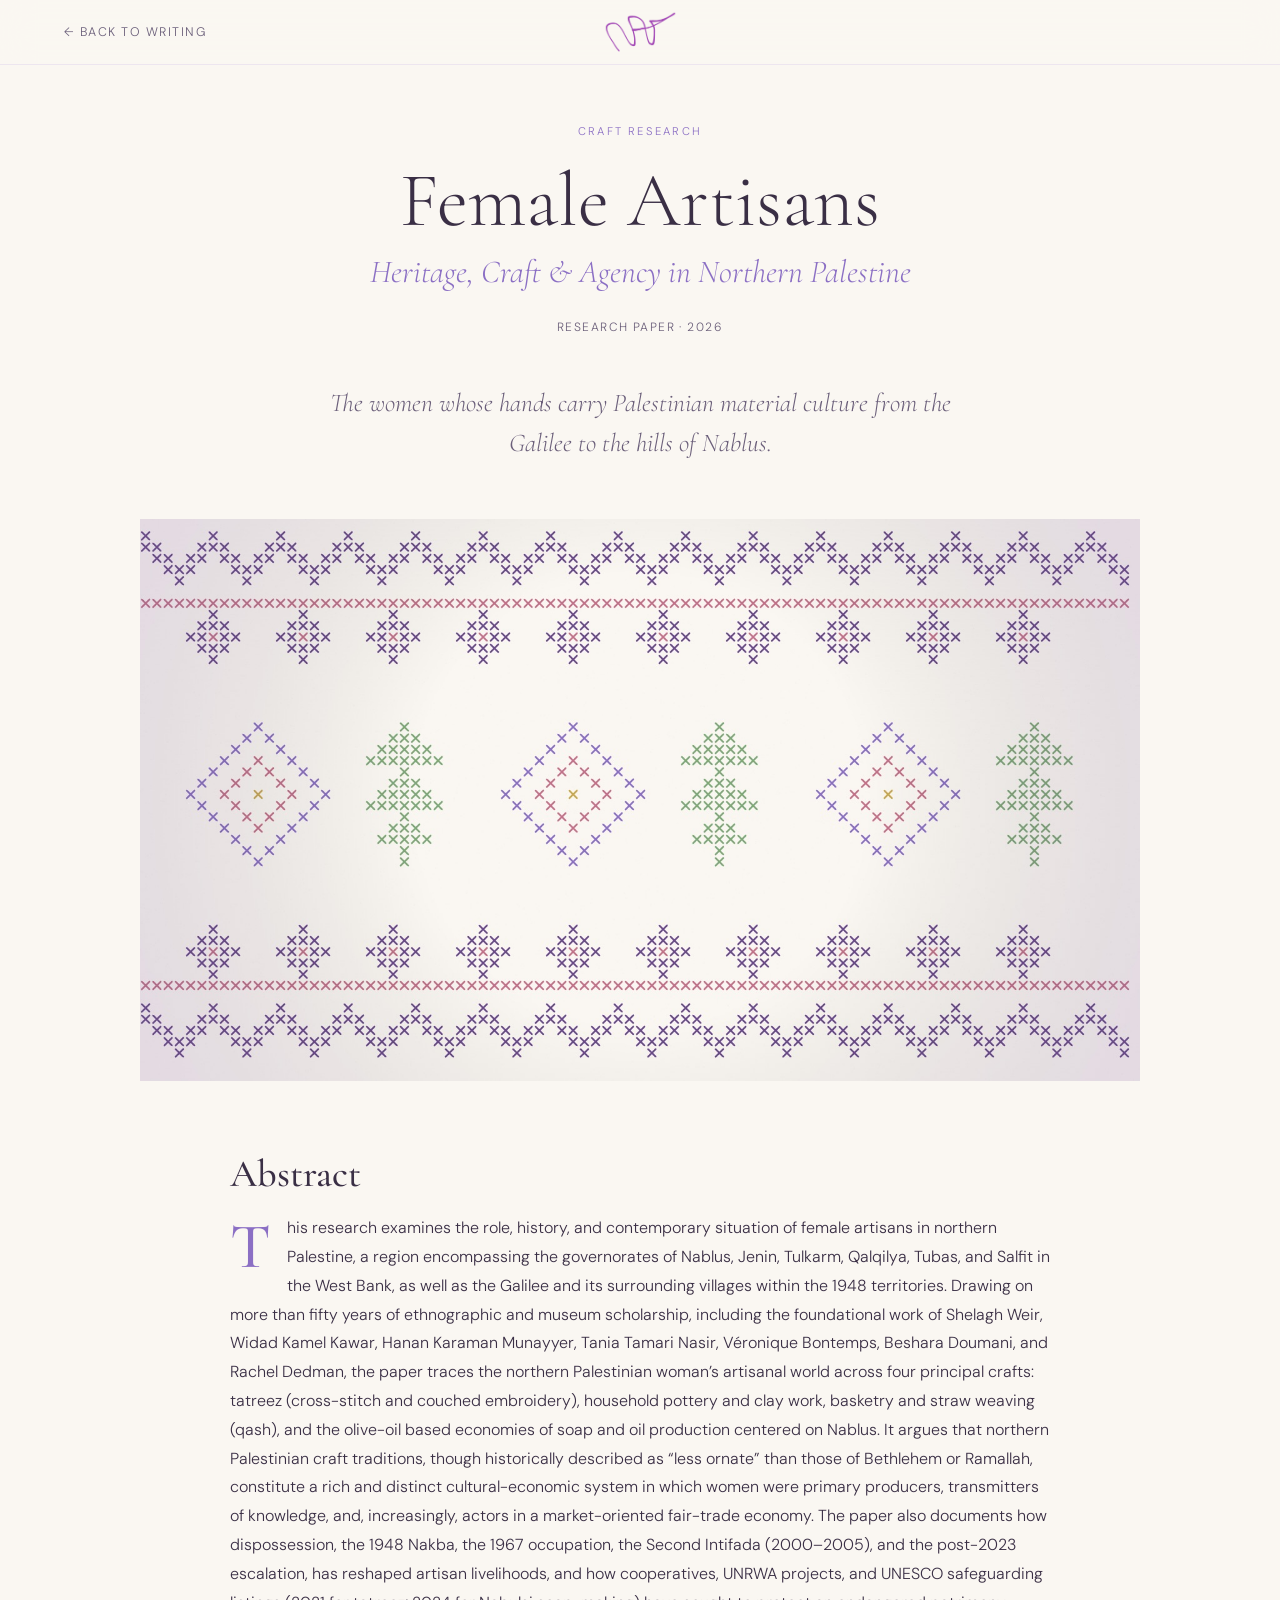
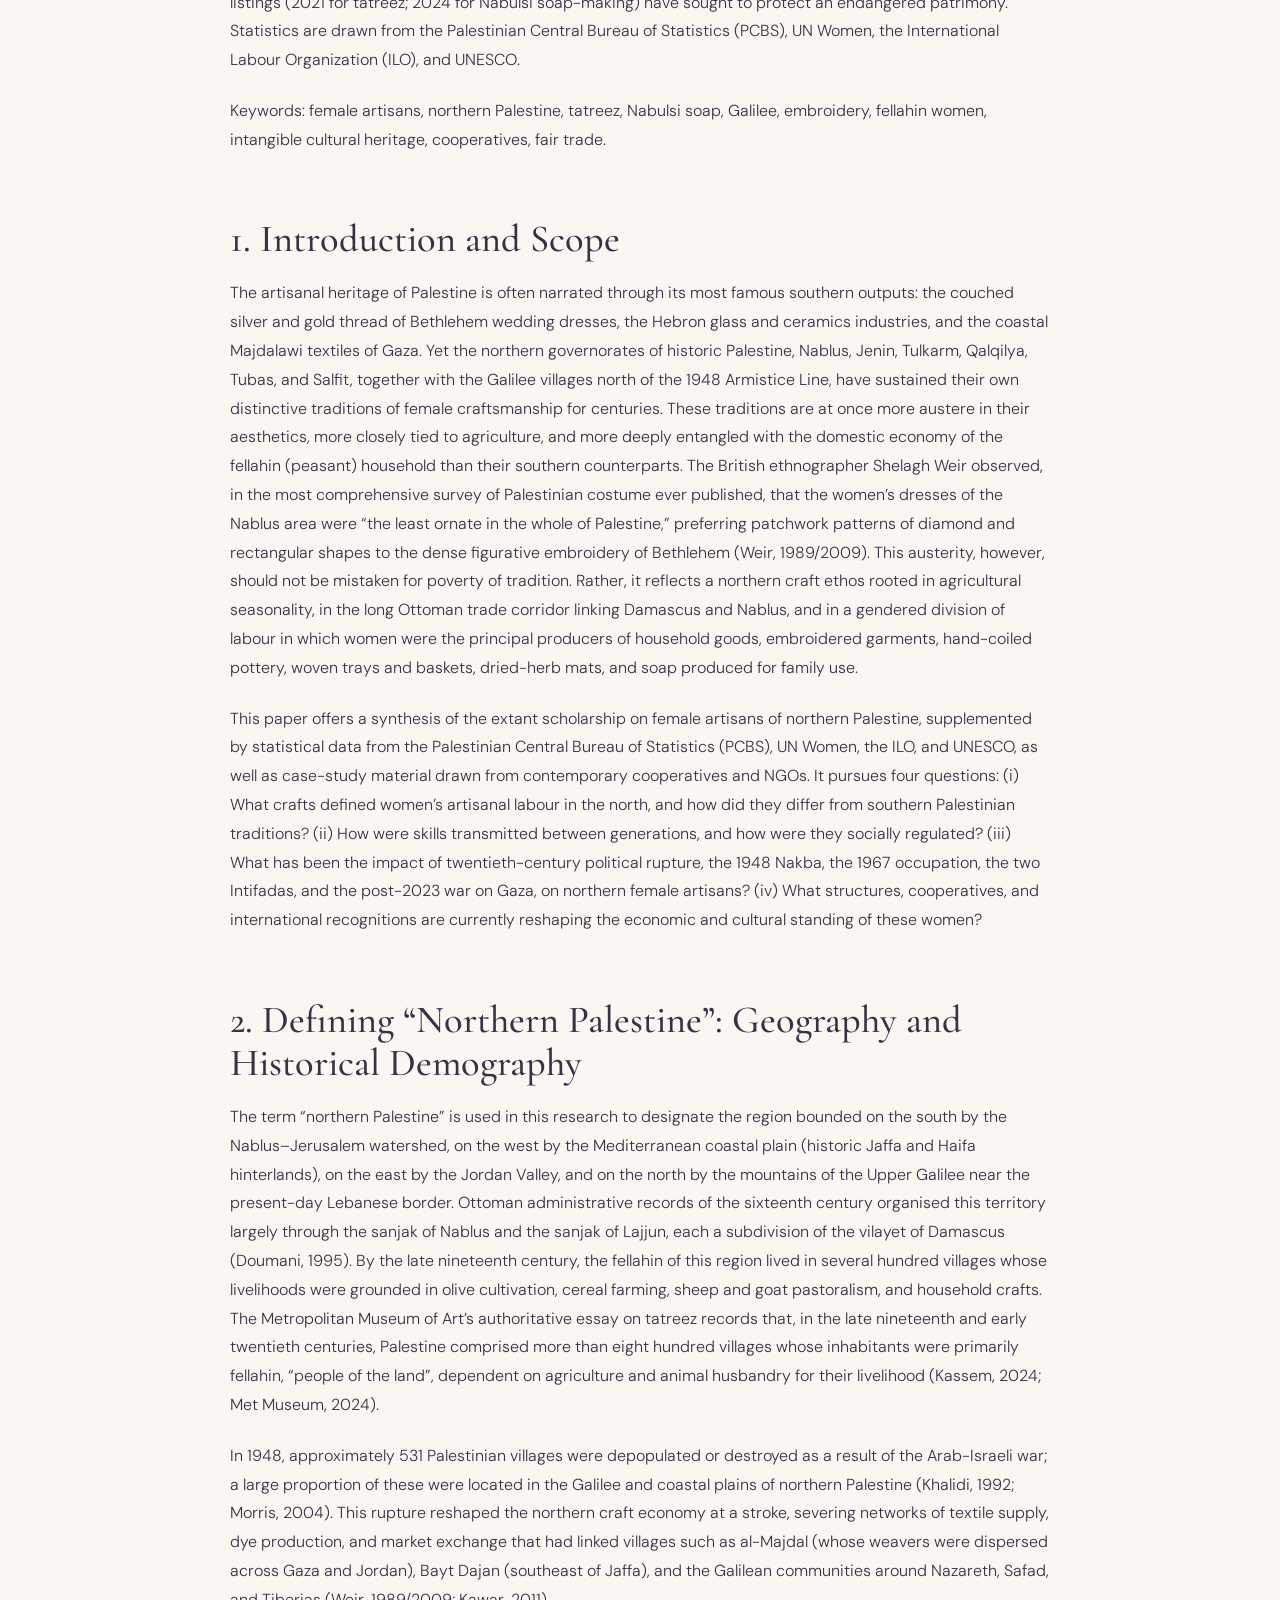
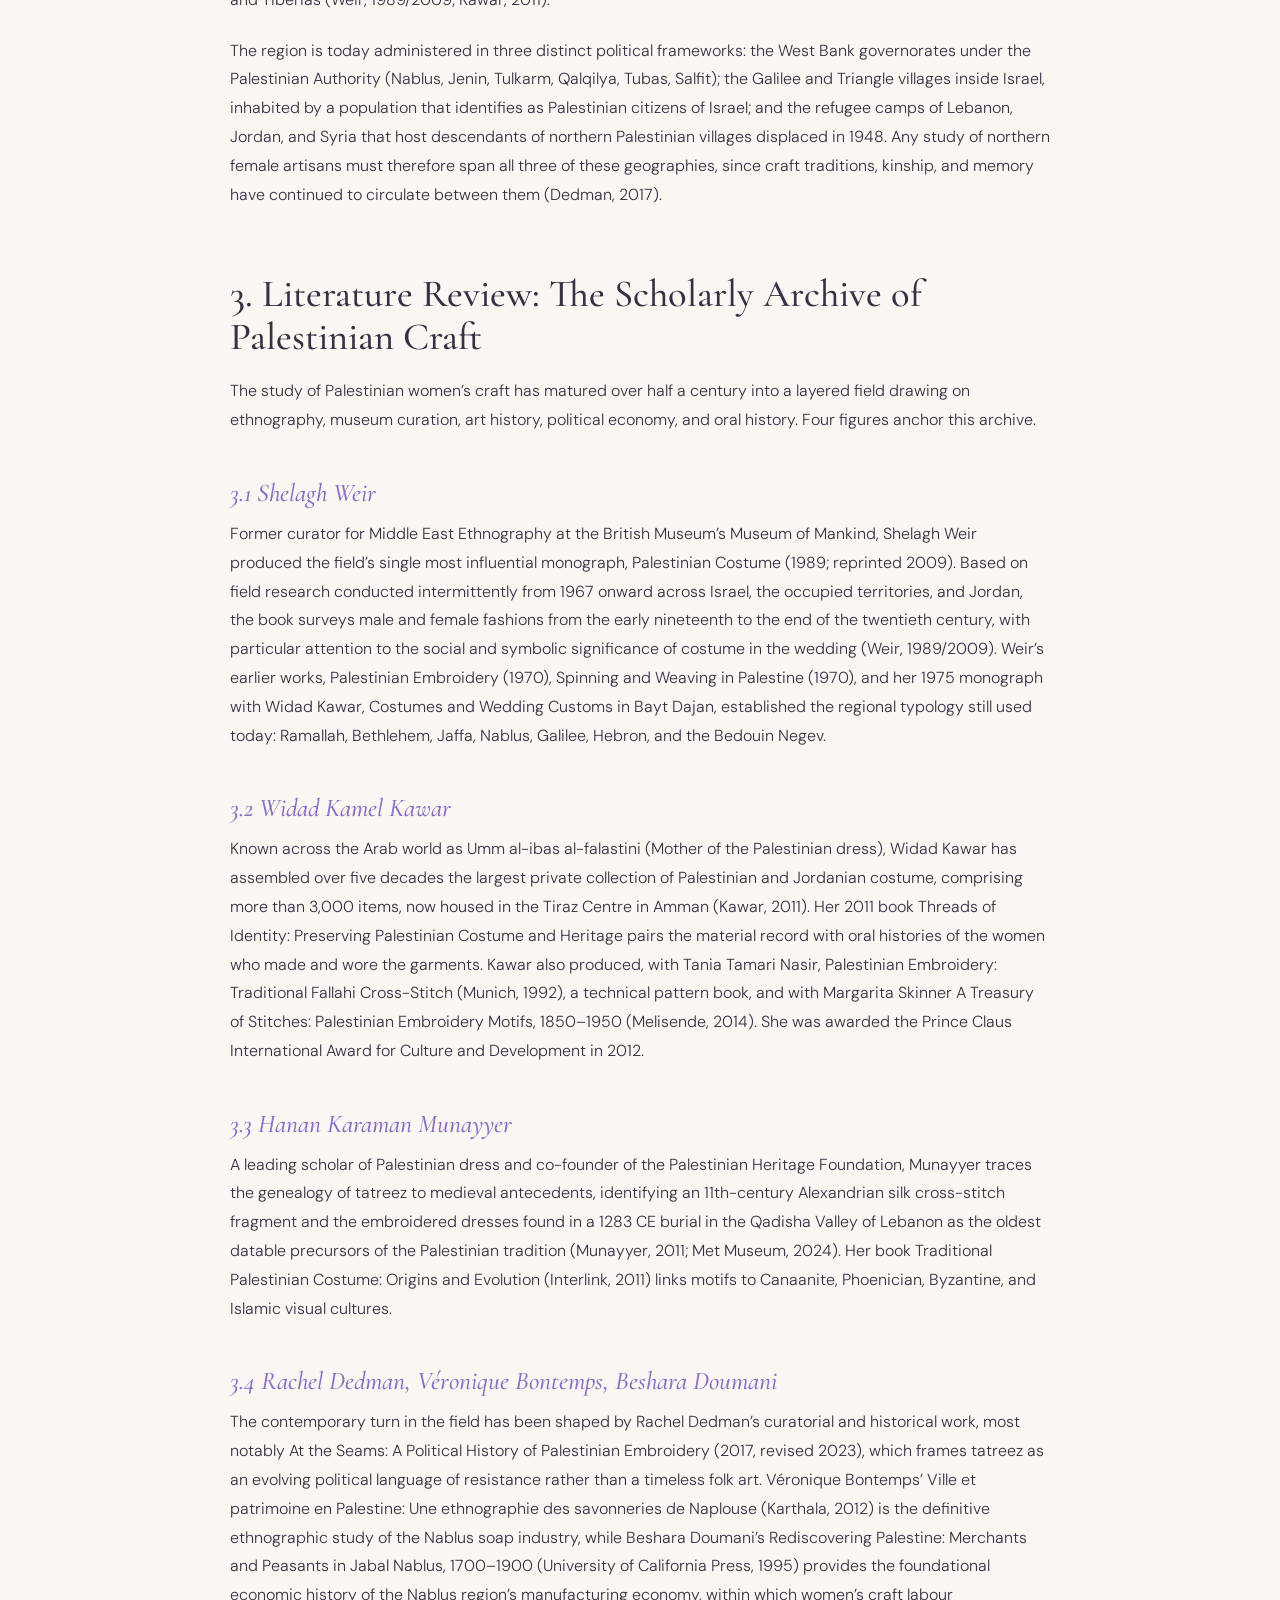
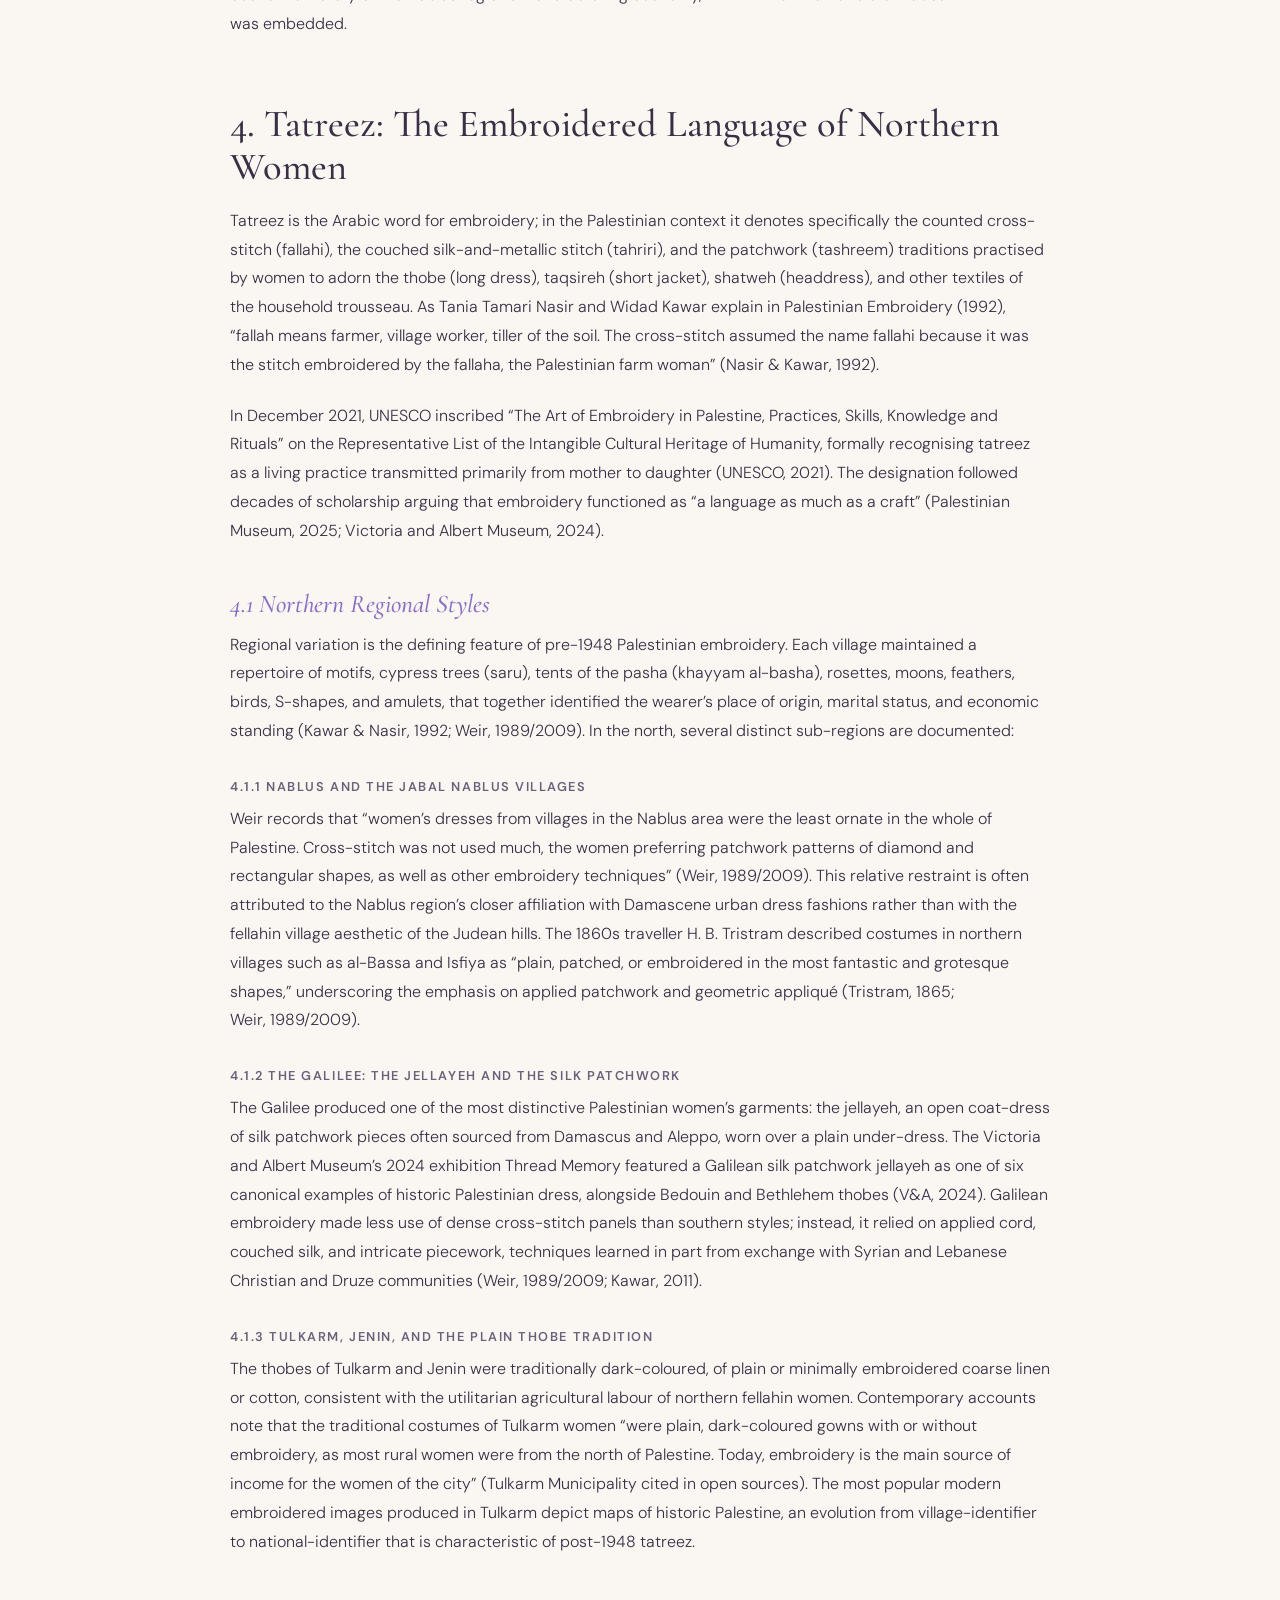
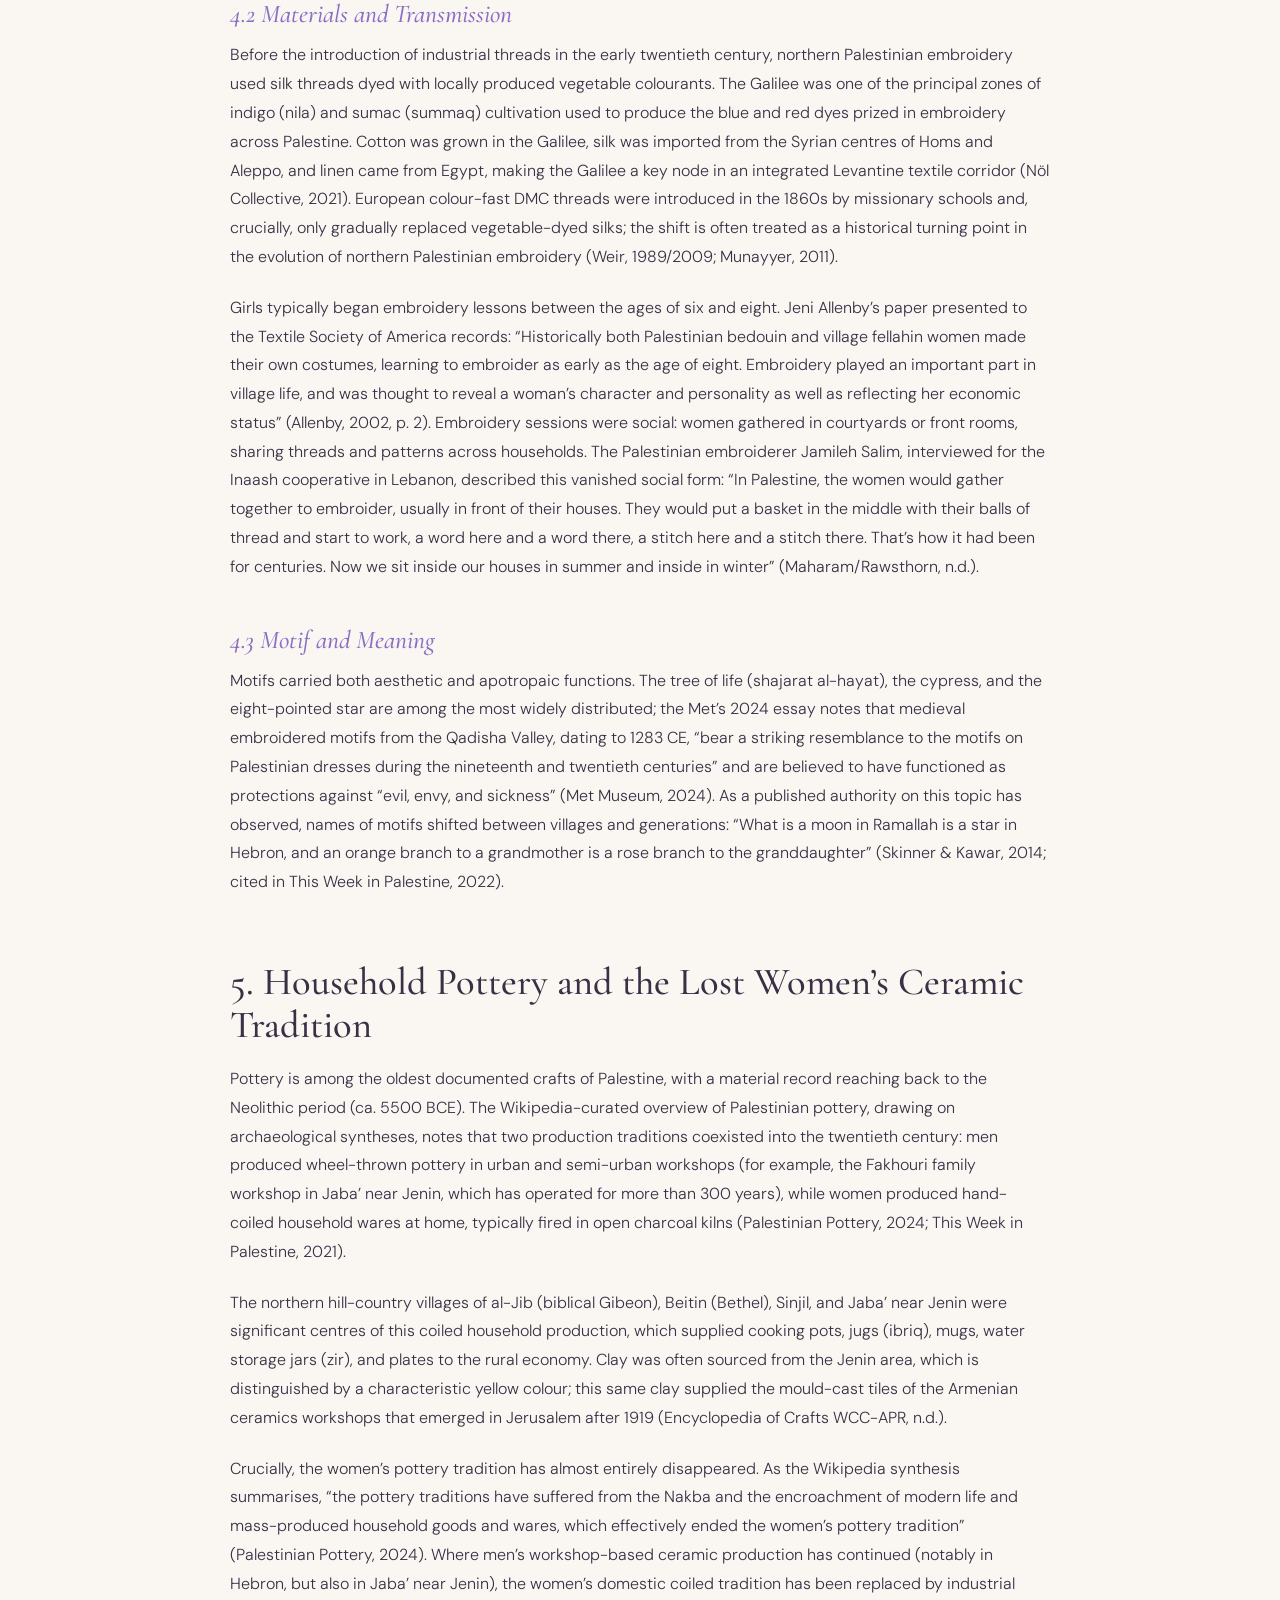
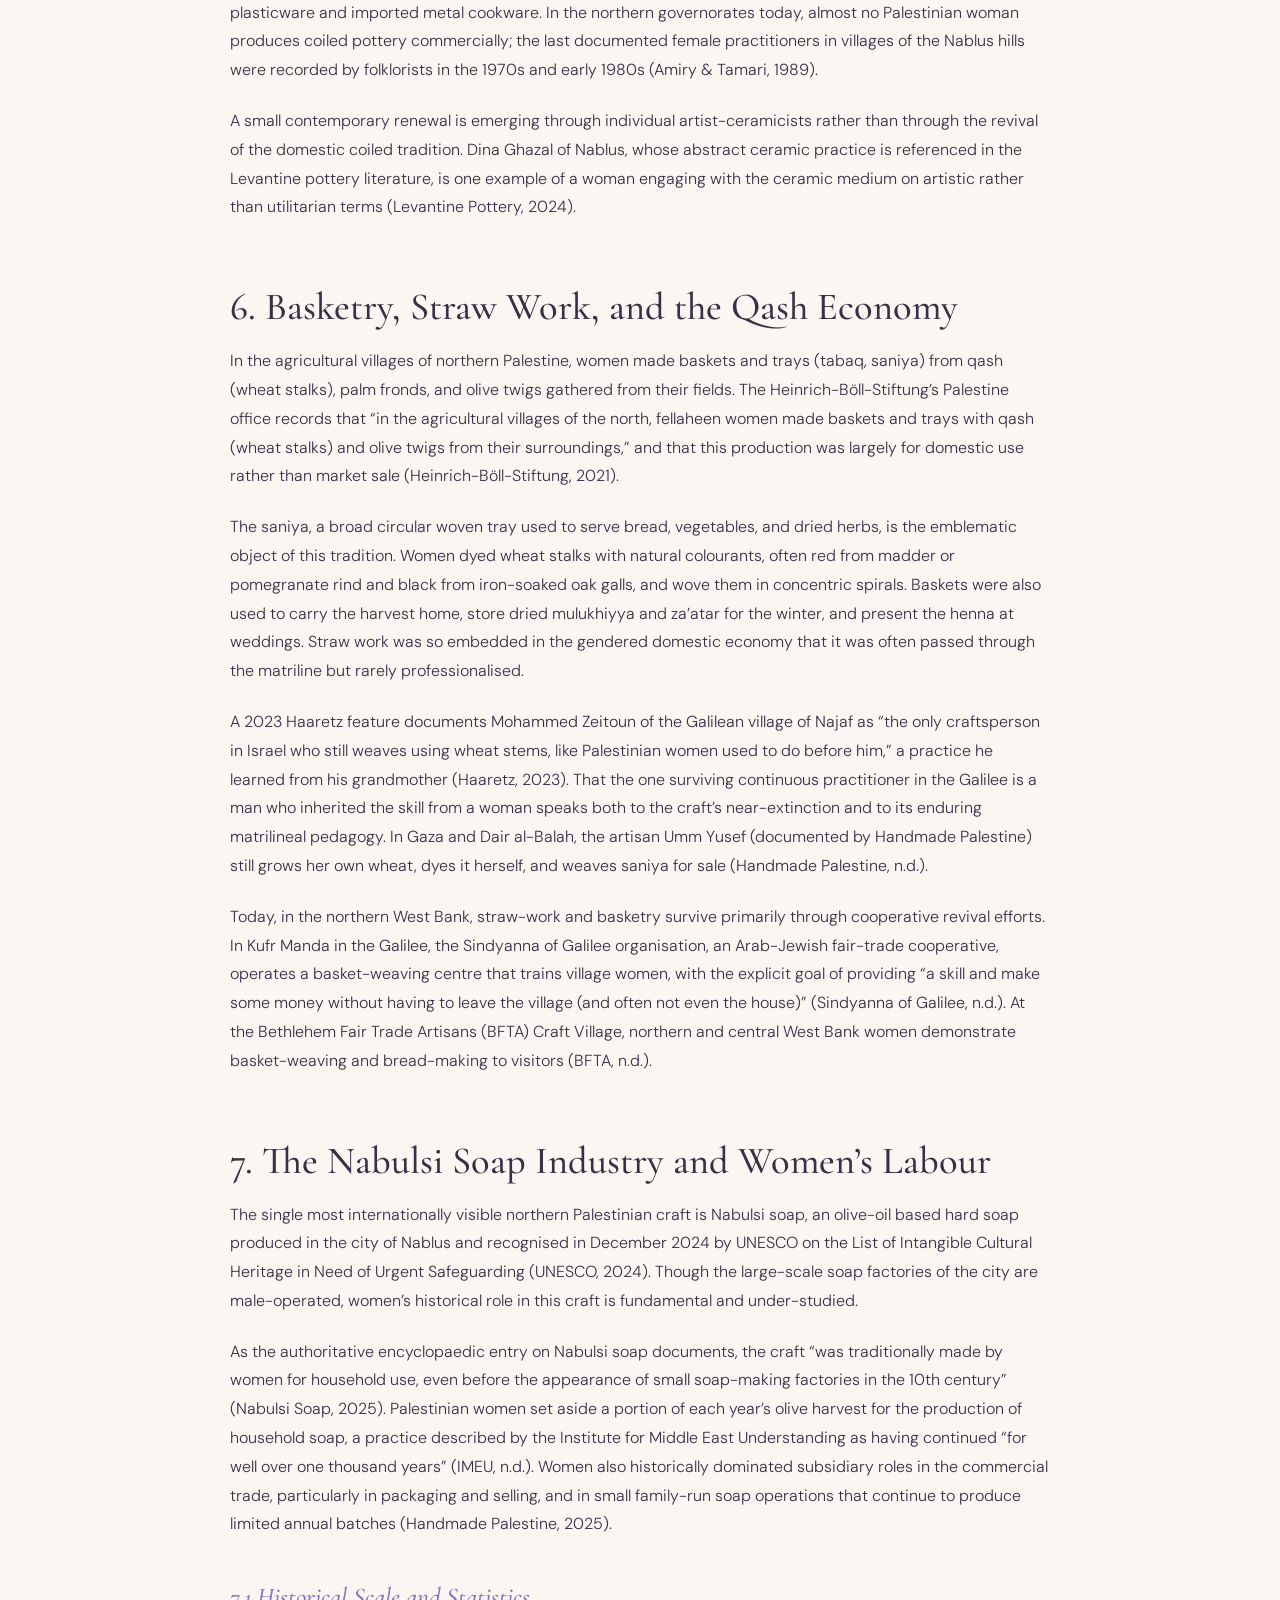
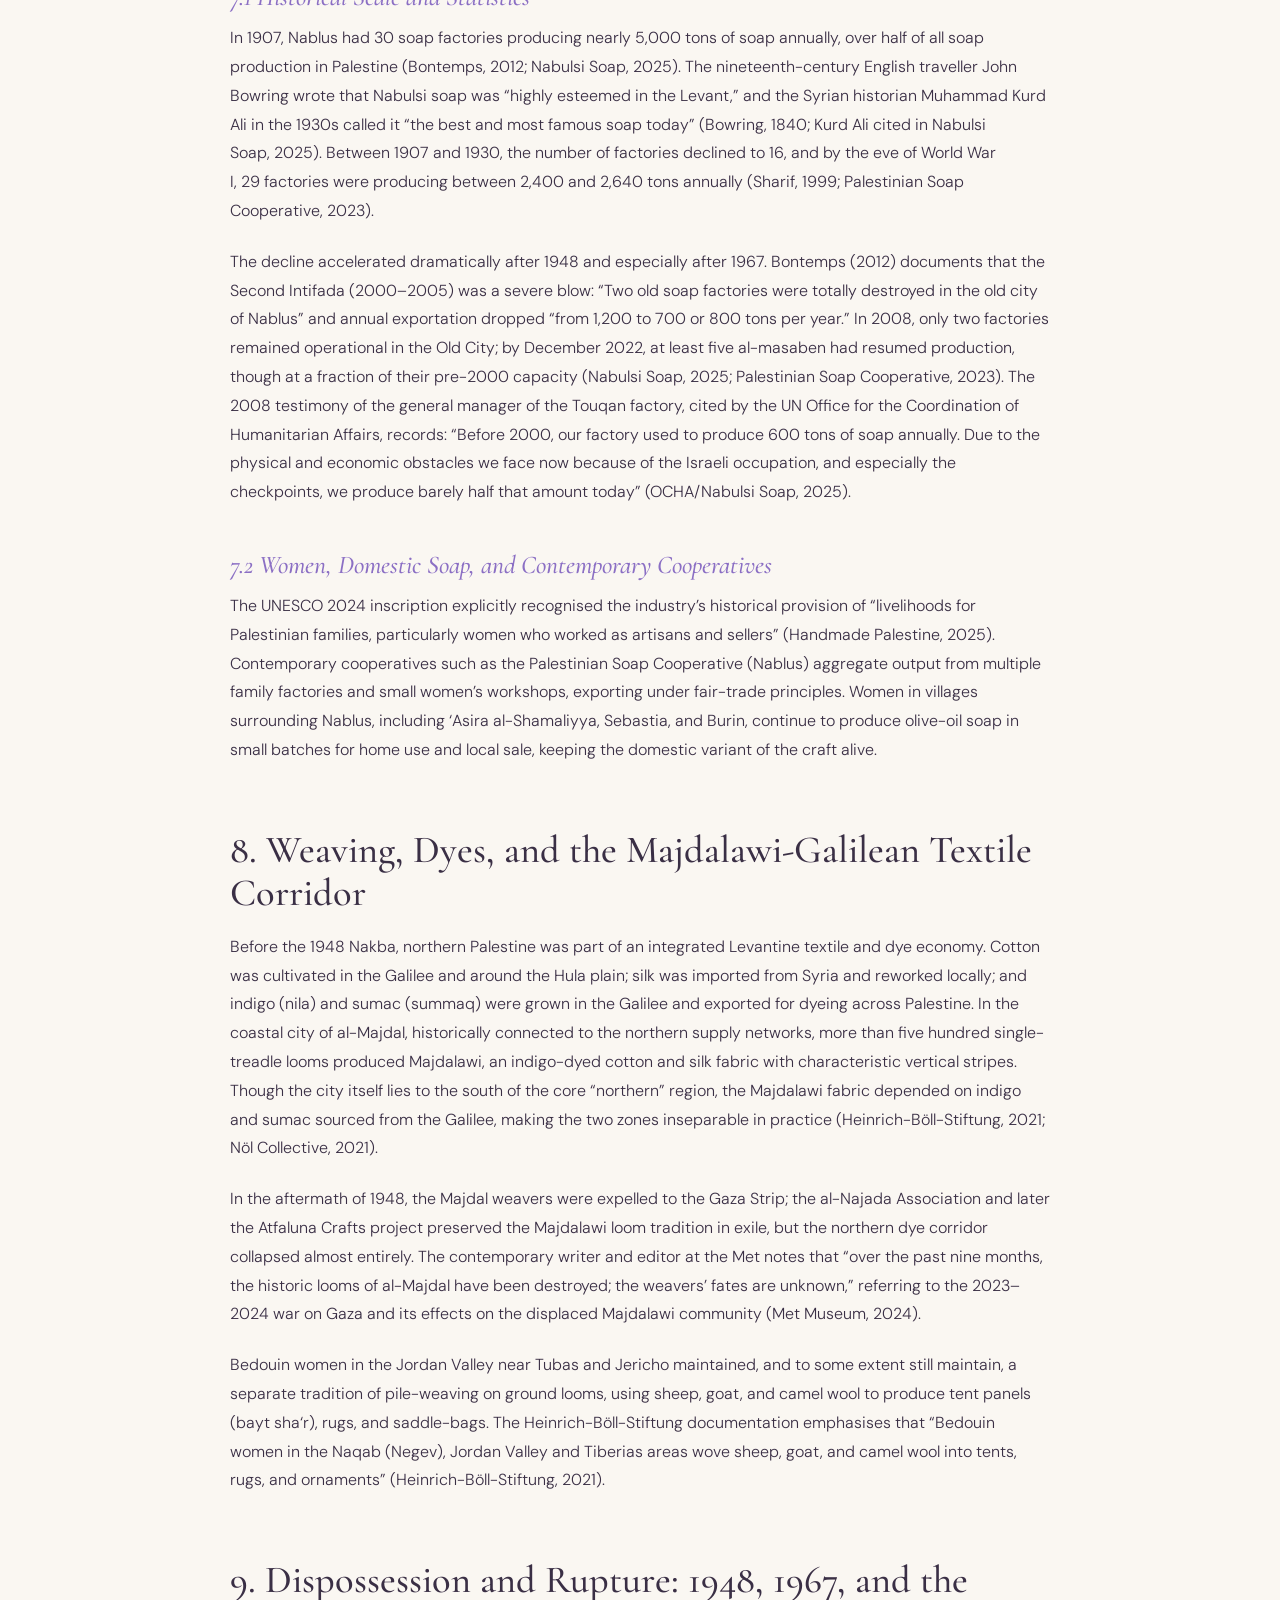
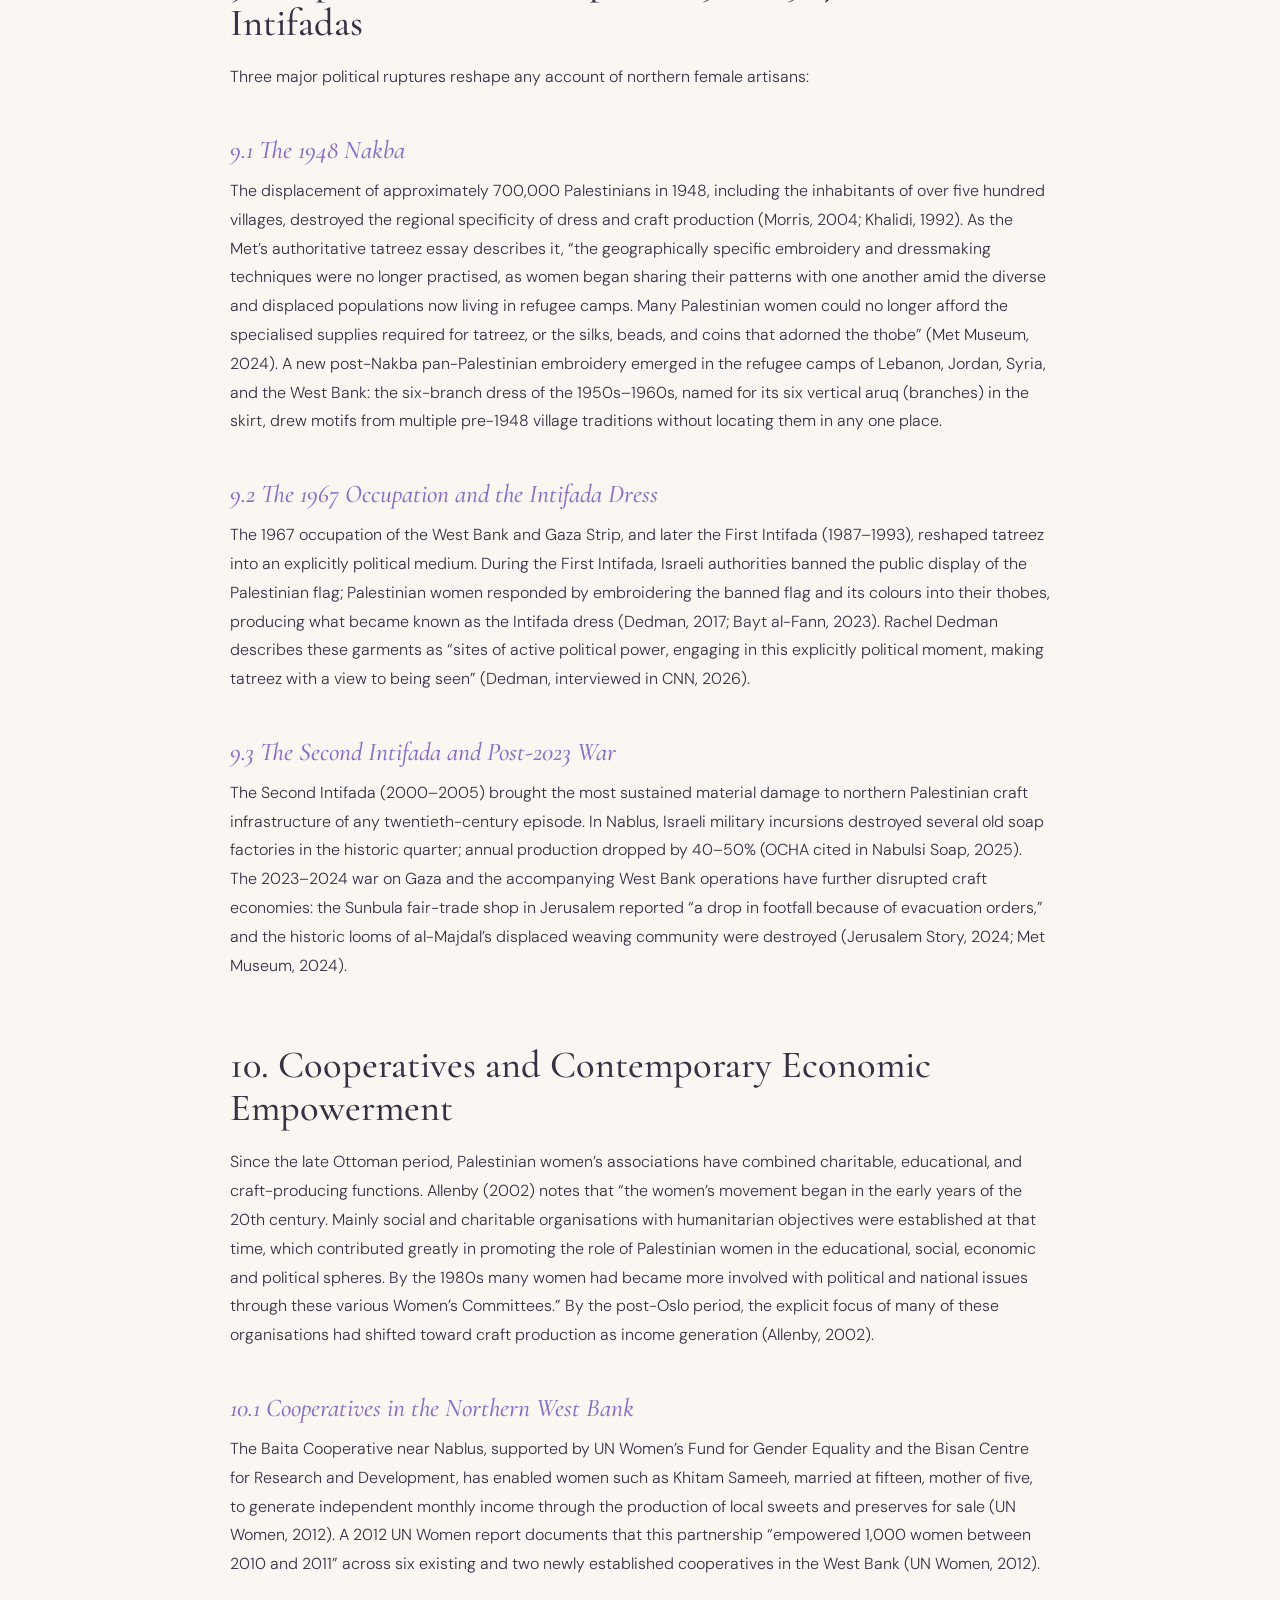
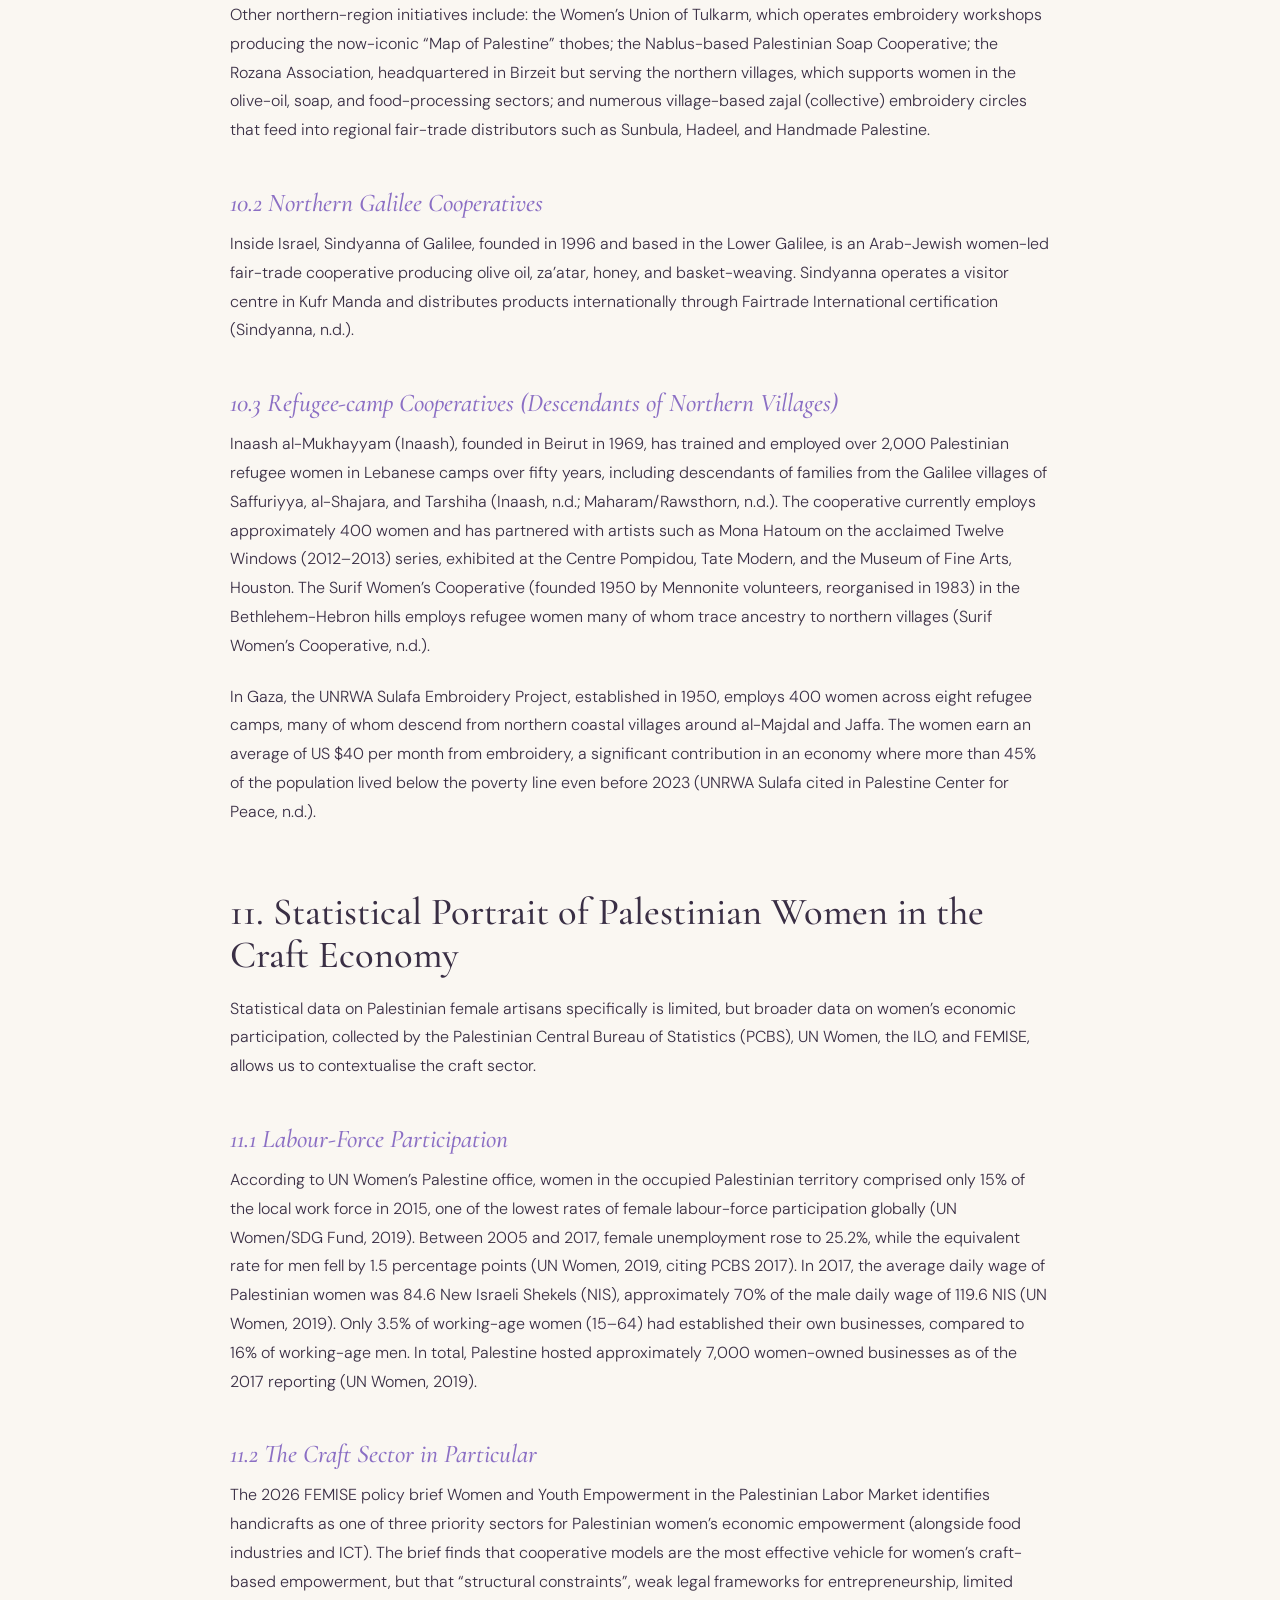
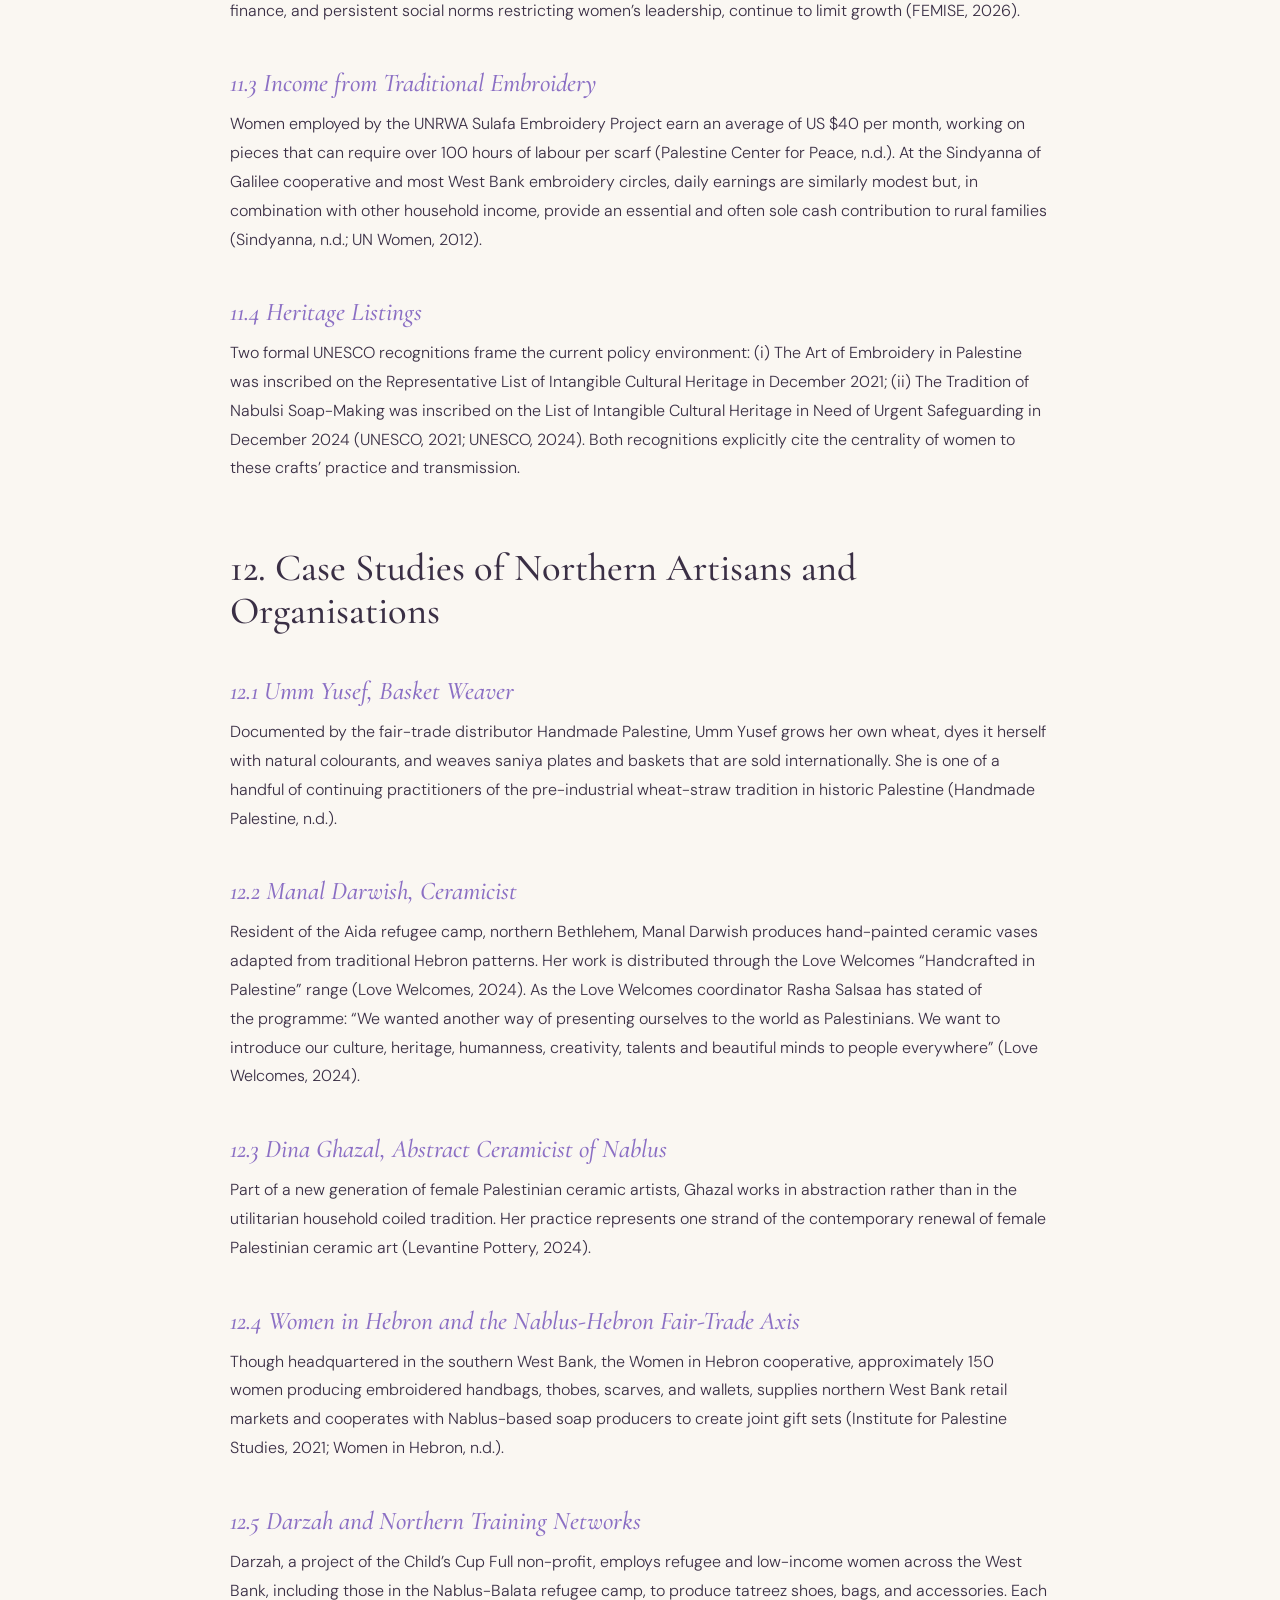
<file: female-artisans.html>
<!DOCTYPE html>
<html lang="en">
<head>
  <meta charset="UTF-8" />
  <meta name="viewport" content="width=device-width, initial-scale=1.0" />
  <title>Female Artisans, Heritage, Craft &amp; Agency in Northern Palestine · Natalie Almasri</title>
  <link rel="preconnect" href="https://fonts.googleapis.com" />
  <link rel="preconnect" href="https://fonts.gstatic.com" crossorigin />
  <link href="https://fonts.googleapis.com/css2?family=Cormorant+Garamond:ital,wght@0,300;0,400;0,500;0,600;1,300;1,400&display=swap" rel="stylesheet" />
  <link href="https://fonts.googleapis.com/css2?family=DM+Sans:ital,opsz,wght@0,9..40,300;0,9..40,400;0,9..40,500;1,9..40,300&display=swap" rel="stylesheet" />
  <style>
    :root{
      --cream:#FAF7F2; --cream2:#F3EDE3; --parchment:#EDE3D5;
      --lavender:#C8B4E8; --lavender2:#B09AD8; --lavender3:#8B6FC4;
      --ink:#1C1720; --ink2:#3A2F45; --ink3:#6B5F7A;
      --font-display:'Cormorant Garamond',Georgia,serif;
      --font-body:'DM Sans',system-ui,sans-serif;
      --ease-out:cubic-bezier(0.16,1,0.3,1);
    }
    *,*::before,*::after{box-sizing:border-box;margin:0;padding:0;}
    html{scroll-behavior:smooth;}
    body{background:var(--cream);color:var(--ink);font-family:var(--font-body);font-weight:300;overflow-x:hidden;}
    ::-webkit-scrollbar{width:4px;}
    ::-webkit-scrollbar-track{background:var(--cream2);}
    ::-webkit-scrollbar-thumb{background:var(--lavender2);border-radius:2px;}
    .article-nav{position:fixed;top:0;left:0;right:0;height:64px;z-index:50;display:grid;grid-template-columns:1fr auto 1fr;align-items:center;padding:0 clamp(20px,5vw,64px);background:rgba(250,247,242,0.88);backdrop-filter:blur(16px);box-shadow:0 1px 0 rgba(200,180,232,0.25);transition:transform 0.45s var(--ease-out);}
    .article-nav.nav-hidden{transform:translateY(-100%);}
    .back-link{display:inline-flex;align-items:center;gap:10px;font-family:var(--font-body);font-size:0.78rem;letter-spacing:0.12em;text-transform:uppercase;color:var(--ink3);text-decoration:none;transition:color 0.3s,gap 0.3s var(--ease-out);}
    .back-link:hover{color:var(--lavender3);gap:14px;}
    .article-nav .brand{grid-column:2;justify-self:center;display:flex;align-items:center;height:42px;text-decoration:none;}
    .article-nav .brand img{height:100%;width:auto;display:block;}
    .article-hero{padding:calc(64px + 60px) clamp(20px,5vw,64px) 0;max-width:860px;margin:0 auto;text-align:center;}
    .article-tag{font-family:var(--font-body);font-size:0.7rem;letter-spacing:0.2em;text-transform:uppercase;color:var(--lavender3);margin-bottom:24px;opacity:0;animation:fadeUp 0.9s 0.1s var(--ease-out) forwards;}
    .article-title{font-family:var(--font-display);font-weight:300;font-size:clamp(2.6rem,6vw,5rem);line-height:1.02;color:var(--ink2);margin-bottom:12px;opacity:0;animation:fadeUp 0.9s 0.25s var(--ease-out) forwards;}
    .article-subtitle{font-family:var(--font-display);font-style:italic;font-weight:300;font-size:clamp(1.3rem,3vw,2rem);color:var(--lavender3);margin-bottom:28px;opacity:0;animation:fadeUp 0.9s 0.35s var(--ease-out) forwards;}
    .article-meta{font-family:var(--font-body);font-size:0.75rem;letter-spacing:0.12em;text-transform:uppercase;color:var(--ink3);margin-bottom:48px;opacity:0;animation:fadeUp 0.9s 0.45s var(--ease-out) forwards;}
    .article-intro{font-family:var(--font-display);font-style:italic;font-weight:300;font-size:clamp(1.2rem,2.4vw,1.6rem);line-height:1.55;color:var(--ink3);max-width:640px;margin:0 auto 56px;opacity:0;animation:fadeUp 0.9s 0.55s var(--ease-out) forwards;}
    .hero-image{width:100%;max-width:1000px;margin:0 auto 72px;aspect-ratio:16/9;overflow:hidden;background:var(--cream2);opacity:0;animation:fadeIn 1.2s 0.5s var(--ease-out) forwards;}
    
    .article-body{max-width:900px;margin:0 auto;padding:0 clamp(24px,6vw,40px) 80px;}
    .article-foot{border-top:1px solid var(--parchment);max-width:860px;margin:0 auto;padding:40px clamp(20px,5vw,24px) 80px;display:flex;justify-content:space-between;gap:24px;flex-wrap:wrap;}
    .foot-link{text-decoration:none;max-width:46%;}
    .foot-link.next{text-align:right;margin-left:auto;}
    .foot-dir{font-family:var(--font-body);font-size:0.68rem;letter-spacing:0.16em;text-transform:uppercase;color:var(--ink3);margin-bottom:8px;display:block;}
    .foot-title{font-family:var(--font-display);font-size:1.4rem;font-weight:400;color:var(--ink2);line-height:1.2;transition:color 0.3s;}
    .foot-link:hover .foot-title{color:var(--lavender3);}
    @keyframes fadeUp{from{opacity:0;transform:translateY(24px);}to{opacity:1;transform:translateY(0);}}
    @keyframes fadeIn{from{opacity:0;}to{opacity:1;}}
    @media(max-width:600px){.article-nav .brand{display:none;}.foot-link{max-width:100%;}}
    /* long-form reading */
    .article-p{font-family:var(--font-body);font-size:1rem;line-height:1.8;color:var(--ink2);margin-bottom:22px;text-wrap:pretty;}
    .article-lead-p::first-letter{font-family:var(--font-display);font-size:4rem;font-weight:500;float:left;line-height:0.78;padding:8px 16px 0 0;color:var(--lavender3);}
    .article-h2{font-family:var(--font-display);font-size:clamp(1.8rem,3.4vw,2.4rem);font-weight:500;color:var(--ink2);line-height:1.12;margin:64px 0 18px;}
    .article-h3{font-family:var(--font-display);font-style:italic;font-size:clamp(1.3rem,2.4vw,1.6rem);font-weight:500;color:var(--lavender3);margin:42px 0 12px;}
    .article-h4{font-family:var(--font-body);font-size:0.8rem;font-weight:600;letter-spacing:0.12em;text-transform:uppercase;color:var(--ink3);margin:32px 0 10px;}
    .article-ul{margin:8px 0 26px;padding-left:24px;}
    .article-ul li{font-family:var(--font-body);font-size:1rem;line-height:1.7;color:var(--ink2);margin-bottom:10px;padding-left:6px;}
    .article-ul li::marker{color:var(--lavender3);}
    .article-quote{margin:40px 0;padding:6px 0 6px 30px;border-left:3px solid var(--lavender3);font-family:var(--font-display);font-style:italic;font-size:1.45rem;line-height:1.5;color:var(--ink2);}
    .article-figure-img{margin:48px 0;}
    .article-figure-img img{width:100%;height:auto;display:block;border-radius:4px;}
    .article-figure{margin:52px 0 8px;}
    
    .article-figcaption{font-family:var(--font-body);font-size:0.74rem;letter-spacing:0.04em;color:var(--ink3);text-align:center;margin-top:12px;font-style:italic;}
  .img-placeholder{width:100%;height:100%;background:linear-gradient(135deg, #C8B4E8 0%, #E8C4C4 40%, #F3EDE3 70%, #A8C4A2 100%);display:flex;align-items:center;justify-content:center;position:relative;overflow:hidden;}.img-placeholder::before{content:'';position:absolute;inset:0;background-image:repeating-linear-gradient(-45deg,transparent,transparent 14px,rgba(255,255,255,0.08) 14px,rgba(255,255,255,0.08) 15px);}.img-placeholder .cap{position:relative;z-index:1;font-family:var(--font-body);font-size:0.7rem;letter-spacing:0.14em;text-transform:uppercase;color:rgba(80,60,110,0.55);}
  </style>
</head>
<body>
  <nav class="article-nav">
    <a href="index.html#blog" class="back-link">← Back to Writing</a>
    <a href="index.html" class="brand"><img src="uploads/signature-cropped.png" alt="Natalie Almasri" /></a>
  </nav>

  <header class="article-hero" data-screen-label="Article: Female Artisans">
    <p class="article-tag">Craft Research</p>
    <h1 class="article-title">Female Artisans</h1>
    <p class="article-subtitle">Heritage, Craft &amp; Agency in Northern Palestine</p>
    <p class="article-meta">Research Paper · 2026</p>
    <p class="article-intro">The women whose hands carry Palestinian material culture from the Galilee to the hills of Nablus.</p>
  </header>

  <div class="hero-image">
    <img src="uploads/female-artisans-tatreez.jpg" alt="Female Artisans cover" style="width:100%;height:100%;object-fit:cover;display:block;" />
  </div>

  <article class="article-body">
      <h2 class="article-h2">Abstract</h2>
      <p class="article-p article-lead-p">This research examines the role, history, and contemporary situation of female artisans in northern Palestine, a region encompassing the governorates of Nablus, Jenin, Tulkarm, Qalqilya, Tubas, and Salfit in the West Bank, as well as the Galilee and its surrounding villages within the 1948 territories. Drawing on more than fifty years of ethnographic and museum scholarship, including the foundational work of Shelagh Weir, Widad Kamel Kawar, Hanan Karaman Munayyer, Tania Tamari Nasir, Véronique Bontemps, Beshara Doumani, and Rachel Dedman, the paper traces the northern Palestinian woman’s artisanal world across four principal crafts: tatreez (cross-stitch and couched embroidery), household pottery and clay work, basketry and straw weaving (qash), and the olive-oil based economies of soap and oil production centered on Nablus. It argues that northern Palestinian craft traditions, though historically described as “less ornate” than those of Bethlehem or Ramallah, constitute a rich and distinct cultural-economic system in which women were primary producers, transmitters of knowledge, and, increasingly, actors in a market-oriented fair-trade economy. The paper also documents how dispossession, the 1948 Nakba, the 1967 occupation, the Second Intifada (2000–2005), and the post-2023 escalation, has reshaped artisan livelihoods, and how cooperatives, UNRWA projects, and UNESCO safeguarding listings (2021 for tatreez; 2024 for Nabulsi soap-making) have sought to protect an endangered patrimony. Statistics are drawn from the Palestinian Central Bureau of Statistics (PCBS), UN Women, the International Labour Organization (ILO), and UNESCO.</p>
      <p class="article-p">Keywords: female artisans, northern Palestine, tatreez, Nabulsi soap, Galilee, embroidery, fellahin women, intangible cultural heritage, cooperatives, fair trade.</p>
      <h2 class="article-h2">1. Introduction and Scope</h2>
      <p class="article-p">The artisanal heritage of Palestine is often narrated through its most famous southern outputs: the couched silver and gold thread of Bethlehem wedding dresses, the Hebron glass and ceramics industries, and the coastal Majdalawi textiles of Gaza. Yet the northern governorates of historic Palestine, Nablus, Jenin, Tulkarm, Qalqilya, Tubas, and Salfit, together with the Galilee villages north of the 1948 Armistice Line, have sustained their own distinctive traditions of female craftsmanship for centuries. These traditions are at once more austere in their aesthetics, more closely tied to agriculture, and more deeply entangled with the domestic economy of the fellahin (peasant) household than their southern counterparts. The British ethnographer Shelagh Weir observed, in the most comprehensive survey of Palestinian costume ever published, that the women’s dresses of the Nablus area were “the least ornate in the whole of Palestine,” preferring patchwork patterns of diamond and rectangular shapes to the dense figurative embroidery of Bethlehem (Weir, 1989/2009). This austerity, however, should not be mistaken for poverty of tradition. Rather, it reflects a northern craft ethos rooted in agricultural seasonality, in the long Ottoman trade corridor linking Damascus and Nablus, and in a gendered division of labour in which women were the principal producers of household goods, embroidered garments, hand-coiled pottery, woven trays and baskets, dried-herb mats, and soap produced for family use.</p>
      <p class="article-p">This paper offers a synthesis of the extant scholarship on female artisans of northern Palestine, supplemented by statistical data from the Palestinian Central Bureau of Statistics (PCBS), UN Women, the ILO, and UNESCO, as well as case-study material drawn from contemporary cooperatives and NGOs. It pursues four questions: (i) What crafts defined women’s artisanal labour in the north, and how did they differ from southern Palestinian traditions? (ii) How were skills transmitted between generations, and how were they socially regulated? (iii) What has been the impact of twentieth-century political rupture, the 1948 Nakba, the 1967 occupation, the two Intifadas, and the post-2023 war on Gaza, on northern female artisans? (iv) What structures, cooperatives, and international recognitions are currently reshaping the economic and cultural standing of these women?</p>
      <h2 class="article-h2">2. Defining “Northern Palestine”: Geography and Historical Demography</h2>
      <p class="article-p">The term “northern Palestine” is used in this research to designate the region bounded on the south by the Nablus–Jerusalem watershed, on the west by the Mediterranean coastal plain (historic Jaffa and Haifa hinterlands), on the east by the Jordan Valley, and on the north by the mountains of the Upper Galilee near the present-day Lebanese border. Ottoman administrative records of the sixteenth century organised this territory largely through the sanjak of Nablus and the sanjak of Lajjun, each a subdivision of the vilayet of Damascus (Doumani, 1995). By the late nineteenth century, the fellahin of this region lived in several hundred villages whose livelihoods were grounded in olive cultivation, cereal farming, sheep and goat pastoralism, and household crafts. The Metropolitan Museum of Art’s authoritative essay on tatreez records that, in the late nineteenth and early twentieth centuries, Palestine comprised more than eight hundred villages whose inhabitants were primarily fellahin, “people of the land”, dependent on agriculture and animal husbandry for their livelihood (Kassem, 2024; Met Museum, 2024).</p>
      <p class="article-p">In 1948, approximately 531 Palestinian villages were depopulated or destroyed as a result of the Arab-Israeli war; a large proportion of these were located in the Galilee and coastal plains of northern Palestine (Khalidi, 1992; Morris, 2004). This rupture reshaped the northern craft economy at a stroke, severing networks of textile supply, dye production, and market exchange that had linked villages such as al-Majdal (whose weavers were dispersed across Gaza and Jordan), Bayt Dajan (southeast of Jaffa), and the Galilean communities around Nazareth, Safad, and Tiberias (Weir, 1989/2009; Kawar, 2011).</p>
      <p class="article-p">The region is today administered in three distinct political frameworks: the West Bank governorates under the Palestinian Authority (Nablus, Jenin, Tulkarm, Qalqilya, Tubas, Salfit); the Galilee and Triangle villages inside Israel, inhabited by a population that identifies as Palestinian citizens of Israel; and the refugee camps of Lebanon, Jordan, and Syria that host descendants of northern Palestinian villages displaced in 1948. Any study of northern female artisans must therefore span all three of these geographies, since craft traditions, kinship, and memory have continued to circulate between them (Dedman, 2017).</p>
      <h2 class="article-h2">3. Literature Review: The Scholarly Archive of Palestinian Craft</h2>
      <p class="article-p">The study of Palestinian women’s craft has matured over half a century into a layered field drawing on ethnography, museum curation, art history, political economy, and oral history. Four figures anchor this archive.</p>
      <h3 class="article-h3">3.1 Shelagh Weir</h3>
      <p class="article-p">Former curator for Middle East Ethnography at the British Museum’s Museum of Mankind, Shelagh Weir produced the field’s single most influential monograph, Palestinian Costume (1989; reprinted 2009). Based on field research conducted intermittently from 1967 onward across Israel, the occupied territories, and Jordan, the book surveys male and female fashions from the early nineteenth to the end of the twentieth century, with particular attention to the social and symbolic significance of costume in the wedding (Weir, 1989/2009). Weir’s earlier works, Palestinian Embroidery (1970), Spinning and Weaving in Palestine (1970), and her 1975 monograph with Widad Kawar, Costumes and Wedding Customs in Bayt Dajan, established the regional typology still used today: Ramallah, Bethlehem, Jaffa, Nablus, Galilee, Hebron, and the Bedouin Negev.</p>
      <h3 class="article-h3">3.2 Widad Kamel Kawar</h3>
      <p class="article-p">Known across the Arab world as Umm al-ibas al-falastini (Mother of the Palestinian dress), Widad Kawar has assembled over five decades the largest private collection of Palestinian and Jordanian costume, comprising more than 3,000 items, now housed in the Tiraz Centre in Amman (Kawar, 2011). Her 2011 book Threads of Identity: Preserving Palestinian Costume and Heritage pairs the material record with oral histories of the women who made and wore the garments. Kawar also produced, with Tania Tamari Nasir, Palestinian Embroidery: Traditional Fallahi Cross-Stitch (Munich, 1992), a technical pattern book, and with Margarita Skinner A Treasury of Stitches: Palestinian Embroidery Motifs, 1850–1950 (Melisende, 2014). She was awarded the Prince Claus International Award for Culture and Development in 2012.</p>
      <h3 class="article-h3">3.3 Hanan Karaman Munayyer</h3>
      <p class="article-p">A leading scholar of Palestinian dress and co-founder of the Palestinian Heritage Foundation, Munayyer traces the genealogy of tatreez to medieval antecedents, identifying an 11th-century Alexandrian silk cross-stitch fragment and the embroidered dresses found in a 1283 CE burial in the Qadisha Valley of Lebanon as the oldest datable precursors of the Palestinian tradition (Munayyer, 2011; Met Museum, 2024). Her book Traditional Palestinian Costume: Origins and Evolution (Interlink, 2011) links motifs to Canaanite, Phoenician, Byzantine, and Islamic visual cultures.</p>
      <h3 class="article-h3">3.4 Rachel Dedman, Véronique Bontemps, Beshara Doumani</h3>
      <p class="article-p">The contemporary turn in the field has been shaped by Rachel Dedman’s curatorial and historical work, most notably At the Seams: A Political History of Palestinian Embroidery (2017, revised 2023), which frames tatreez as an evolving political language of resistance rather than a timeless folk art. Véronique Bontemps’ Ville et patrimoine en Palestine: Une ethnographie des savonneries de Naplouse (Karthala, 2012) is the definitive ethnographic study of the Nablus soap industry, while Beshara Doumani’s Rediscovering Palestine: Merchants and Peasants in Jabal Nablus, 1700–1900 (University of California Press, 1995) provides the foundational economic history of the Nablus region’s manufacturing economy, within which women’s craft labour was embedded.</p>
      <h2 class="article-h2">4. Tatreez: The Embroidered Language of Northern Women</h2>
      <p class="article-p">Tatreez is the Arabic word for embroidery; in the Palestinian context it denotes specifically the counted cross-stitch (fallahi), the couched silk-and-metallic stitch (tahriri), and the patchwork (tashreem) traditions practised by women to adorn the thobe (long dress), taqsireh (short jacket), shatweh (headdress), and other textiles of the household trousseau. As Tania Tamari Nasir and Widad Kawar explain in Palestinian Embroidery (1992), “fallah means farmer, village worker, tiller of the soil. The cross-stitch assumed the name fallahi because it was the stitch embroidered by the fallaha, the Palestinian farm woman” (Nasir &amp; Kawar, 1992).</p>
      <p class="article-p">In December 2021, UNESCO inscribed “The Art of Embroidery in Palestine, Practices, Skills, Knowledge and Rituals” on the Representative List of the Intangible Cultural Heritage of Humanity, formally recognising tatreez as a living practice transmitted primarily from mother to daughter (UNESCO, 2021). The designation followed decades of scholarship arguing that embroidery functioned as “a language as much as a craft” (Palestinian Museum, 2025; Victoria and Albert Museum, 2024).</p>
      <h3 class="article-h3">4.1 Northern Regional Styles</h3>
      <p class="article-p">Regional variation is the defining feature of pre-1948 Palestinian embroidery. Each village maintained a repertoire of motifs, cypress trees (saru), tents of the pasha (khayyam al-basha), rosettes, moons, feathers, birds, S-shapes, and amulets, that together identified the wearer’s place of origin, marital status, and economic standing (Kawar &amp; Nasir, 1992; Weir, 1989/2009). In the north, several distinct sub-regions are documented:</p>
      <h4 class="article-h4">4.1.1 Nablus and the Jabal Nablus villages</h4>
      <p class="article-p">Weir records that “women’s dresses from villages in the Nablus area were the least ornate in the whole of Palestine. Cross-stitch was not used much, the women preferring patchwork patterns of diamond and rectangular shapes, as well as other embroidery techniques” (Weir, 1989/2009). This relative restraint is often attributed to the Nablus region’s closer affiliation with Damascene urban dress fashions rather than with the fellahin village aesthetic of the Judean hills. The 1860s traveller H. B. Tristram described costumes in northern villages such as al-Bassa and Isfiya as “plain, patched, or embroidered in the most fantastic and grotesque shapes,” underscoring the emphasis on applied patchwork and geometric appliqué (Tristram, 1865; Weir, 1989/2009).</p>
      <h4 class="article-h4">4.1.2 The Galilee: the Jellayeh and the Silk Patchwork</h4>
      <p class="article-p">The Galilee produced one of the most distinctive Palestinian women’s garments: the jellayeh, an open coat-dress of silk patchwork pieces often sourced from Damascus and Aleppo, worn over a plain under-dress. The Victoria and Albert Museum’s 2024 exhibition Thread Memory featured a Galilean silk patchwork jellayeh as one of six canonical examples of historic Palestinian dress, alongside Bedouin and Bethlehem thobes (V&amp;A, 2024). Galilean embroidery made less use of dense cross-stitch panels than southern styles; instead, it relied on applied cord, couched silk, and intricate piecework, techniques learned in part from exchange with Syrian and Lebanese Christian and Druze communities (Weir, 1989/2009; Kawar, 2011).</p>
      <h4 class="article-h4">4.1.3 Tulkarm, Jenin, and the Plain Thobe Tradition</h4>
      <p class="article-p">The thobes of Tulkarm and Jenin were traditionally dark-coloured, of plain or minimally embroidered coarse linen or cotton, consistent with the utilitarian agricultural labour of northern fellahin women. Contemporary accounts note that the traditional costumes of Tulkarm women “were plain, dark-coloured gowns with or without embroidery, as most rural women were from the north of Palestine. Today, embroidery is the main source of income for the women of the city” (Tulkarm Municipality cited in open sources). The most popular modern embroidered images produced in Tulkarm depict maps of historic Palestine, an evolution from village-identifier to national-identifier that is characteristic of post-1948 tatreez.</p>
      <h3 class="article-h3">4.2 Materials and Transmission</h3>
      <p class="article-p">Before the introduction of industrial threads in the early twentieth century, northern Palestinian embroidery used silk threads dyed with locally produced vegetable colourants. The Galilee was one of the principal zones of indigo (nila) and sumac (summaq) cultivation used to produce the blue and red dyes prized in embroidery across Palestine. Cotton was grown in the Galilee, silk was imported from the Syrian centres of Homs and Aleppo, and linen came from Egypt, making the Galilee a key node in an integrated Levantine textile corridor (Nöl Collective, 2021). European colour-fast DMC threads were introduced in the 1860s by missionary schools and, crucially, only gradually replaced vegetable-dyed silks; the shift is often treated as a historical turning point in the evolution of northern Palestinian embroidery (Weir, 1989/2009; Munayyer, 2011).</p>
      <p class="article-p">Girls typically began embroidery lessons between the ages of six and eight. Jeni Allenby’s paper presented to the Textile Society of America records: “Historically both Palestinian bedouin and village fellahin women made their own costumes, learning to embroider as early as the age of eight. Embroidery played an important part in village life, and was thought to reveal a woman’s character and personality as well as reflecting her economic status” (Allenby, 2002, p. 2). Embroidery sessions were social: women gathered in courtyards or front rooms, sharing threads and patterns across households. The Palestinian embroiderer Jamileh Salim, interviewed for the Inaash cooperative in Lebanon, described this vanished social form: “In Palestine, the women would gather together to embroider, usually in front of their houses. They would put a basket in the middle with their balls of thread and start to work, a word here and a word there, a stitch here and a stitch there. That’s how it had been for centuries. Now we sit inside our houses in summer and inside in winter” (Maharam/Rawsthorn, n.d.).</p>
      <h3 class="article-h3">4.3 Motif and Meaning</h3>
      <p class="article-p">Motifs carried both aesthetic and apotropaic functions. The tree of life (shajarat al-hayat), the cypress, and the eight-pointed star are among the most widely distributed; the Met’s 2024 essay notes that medieval embroidered motifs from the Qadisha Valley, dating to 1283 CE, “bear a striking resemblance to the motifs on Palestinian dresses during the nineteenth and twentieth centuries” and are believed to have functioned as protections against “evil, envy, and sickness” (Met Museum, 2024). As a published authority on this topic has observed, names of motifs shifted between villages and generations: “What is a moon in Ramallah is a star in Hebron, and an orange branch to a grandmother is a rose branch to the granddaughter” (Skinner &amp; Kawar, 2014; cited in This Week in Palestine, 2022).</p>
      <h2 class="article-h2">5. Household Pottery and the Lost Women’s Ceramic Tradition</h2>
      <p class="article-p">Pottery is among the oldest documented crafts of Palestine, with a material record reaching back to the Neolithic period (ca. 5500 BCE). The Wikipedia-curated overview of Palestinian pottery, drawing on archaeological syntheses, notes that two production traditions coexisted into the twentieth century: men produced wheel-thrown pottery in urban and semi-urban workshops (for example, the Fakhouri family workshop in Jaba’ near Jenin, which has operated for more than 300 years), while women produced hand-coiled household wares at home, typically fired in open charcoal kilns (Palestinian Pottery, 2024; This Week in Palestine, 2021).</p>
      <p class="article-p">The northern hill-country villages of al-Jib (biblical Gibeon), Beitin (Bethel), Sinjil, and Jaba’ near Jenin were significant centres of this coiled household production, which supplied cooking pots, jugs (ibriq), mugs, water storage jars (zir), and plates to the rural economy. Clay was often sourced from the Jenin area, which is distinguished by a characteristic yellow colour; this same clay supplied the mould-cast tiles of the Armenian ceramics workshops that emerged in Jerusalem after 1919 (Encyclopedia of Crafts WCC-APR, n.d.).</p>
      <p class="article-p">Crucially, the women’s pottery tradition has almost entirely disappeared. As the Wikipedia synthesis summarises, “the pottery traditions have suffered from the Nakba and the encroachment of modern life and mass-produced household goods and wares, which effectively ended the women’s pottery tradition” (Palestinian Pottery, 2024). Where men’s workshop-based ceramic production has continued (notably in Hebron, but also in Jaba’ near Jenin), the women’s domestic coiled tradition has been replaced by industrial plasticware and imported metal cookware. In the northern governorates today, almost no Palestinian woman produces coiled pottery commercially; the last documented female practitioners in villages of the Nablus hills were recorded by folklorists in the 1970s and early 1980s (Amiry &amp; Tamari, 1989).</p>
      <p class="article-p">A small contemporary renewal is emerging through individual artist-ceramicists rather than through the revival of the domestic coiled tradition. Dina Ghazal of Nablus, whose abstract ceramic practice is referenced in the Levantine pottery literature, is one example of a woman engaging with the ceramic medium on artistic rather than utilitarian terms (Levantine Pottery, 2024).</p>
      <h2 class="article-h2">6. Basketry, Straw Work, and the Qash Economy</h2>
      <p class="article-p">In the agricultural villages of northern Palestine, women made baskets and trays (tabaq, saniya) from qash (wheat stalks), palm fronds, and olive twigs gathered from their fields. The Heinrich-Böll-Stiftung’s Palestine office records that “in the agricultural villages of the north, fellaheen women made baskets and trays with qash (wheat stalks) and olive twigs from their surroundings,” and that this production was largely for domestic use rather than market sale (Heinrich-Böll-Stiftung, 2021).</p>
      <p class="article-p">The saniya, a broad circular woven tray used to serve bread, vegetables, and dried herbs, is the emblematic object of this tradition. Women dyed wheat stalks with natural colourants, often red from madder or pomegranate rind and black from iron-soaked oak galls, and wove them in concentric spirals. Baskets were also used to carry the harvest home, store dried mulukhiyya and za’atar for the winter, and present the henna at weddings. Straw work was so embedded in the gendered domestic economy that it was often passed through the matriline but rarely professionalised.</p>
      <p class="article-p">A 2023 Haaretz feature documents Mohammed Zeitoun of the Galilean village of Najaf as “the only craftsperson in Israel who still weaves using wheat stems, like Palestinian women used to do before him,” a practice he learned from his grandmother (Haaretz, 2023). That the one surviving continuous practitioner in the Galilee is a man who inherited the skill from a woman speaks both to the craft’s near-extinction and to its enduring matrilineal pedagogy. In Gaza and Dair al-Balah, the artisan Umm Yusef (documented by Handmade Palestine) still grows her own wheat, dyes it herself, and weaves saniya for sale (Handmade Palestine, n.d.).</p>
      <p class="article-p">Today, in the northern West Bank, straw-work and basketry survive primarily through cooperative revival efforts. In Kufr Manda in the Galilee, the Sindyanna of Galilee organisation, an Arab-Jewish fair-trade cooperative, operates a basket-weaving centre that trains village women, with the explicit goal of providing “a skill and make some money without having to leave the village (and often not even the house)” (Sindyanna of Galilee, n.d.). At the Bethlehem Fair Trade Artisans (BFTA) Craft Village, northern and central West Bank women demonstrate basket-weaving and bread-making to visitors (BFTA, n.d.).</p>
      <h2 class="article-h2">7. The Nabulsi Soap Industry and Women’s Labour</h2>
      <p class="article-p">The single most internationally visible northern Palestinian craft is Nabulsi soap, an olive-oil based hard soap produced in the city of Nablus and recognised in December 2024 by UNESCO on the List of Intangible Cultural Heritage in Need of Urgent Safeguarding (UNESCO, 2024). Though the large-scale soap factories of the city are male-operated, women’s historical role in this craft is fundamental and under-studied.</p>
      <p class="article-p">As the authoritative encyclopaedic entry on Nabulsi soap documents, the craft “was traditionally made by women for household use, even before the appearance of small soap-making factories in the 10th century” (Nabulsi Soap, 2025). Palestinian women set aside a portion of each year’s olive harvest for the production of household soap, a practice described by the Institute for Middle East Understanding as having continued “for well over one thousand years” (IMEU, n.d.). Women also historically dominated subsidiary roles in the commercial trade, particularly in packaging and selling, and in small family-run soap operations that continue to produce limited annual batches (Handmade Palestine, 2025).</p>
      <h3 class="article-h3">7.1 Historical Scale and Statistics</h3>
      <p class="article-p">In 1907, Nablus had 30 soap factories producing nearly 5,000 tons of soap annually, over half of all soap production in Palestine (Bontemps, 2012; Nabulsi Soap, 2025). The nineteenth-century English traveller John Bowring wrote that Nabulsi soap was “highly esteemed in the Levant,” and the Syrian historian Muhammad Kurd Ali in the 1930s called it “the best and most famous soap today” (Bowring, 1840; Kurd Ali cited in Nabulsi Soap, 2025). Between 1907 and 1930, the number of factories declined to 16, and by the eve of World War I, 29 factories were producing between 2,400 and 2,640 tons annually (Sharif, 1999; Palestinian Soap Cooperative, 2023).</p>
      <p class="article-p">The decline accelerated dramatically after 1948 and especially after 1967. Bontemps (2012) documents that the Second Intifada (2000–2005) was a severe blow: “Two old soap factories were totally destroyed in the old city of Nablus” and annual exportation dropped “from 1,200 to 700 or 800 tons per year.” In 2008, only two factories remained operational in the Old City; by December 2022, at least five al-masaben had resumed production, though at a fraction of their pre-2000 capacity (Nabulsi Soap, 2025; Palestinian Soap Cooperative, 2023). The 2008 testimony of the general manager of the Touqan factory, cited by the UN Office for the Coordination of Humanitarian Affairs, records: “Before 2000, our factory used to produce 600 tons of soap annually. Due to the physical and economic obstacles we face now because of the Israeli occupation, and especially the checkpoints, we produce barely half that amount today” (OCHA/Nabulsi Soap, 2025).</p>
      <h3 class="article-h3">7.2 Women, Domestic Soap, and Contemporary Cooperatives</h3>
      <p class="article-p">The UNESCO 2024 inscription explicitly recognised the industry’s historical provision of “livelihoods for Palestinian families, particularly women who worked as artisans and sellers” (Handmade Palestine, 2025). Contemporary cooperatives such as the Palestinian Soap Cooperative (Nablus) aggregate output from multiple family factories and small women’s workshops, exporting under fair-trade principles. Women in villages surrounding Nablus, including ‘Asira al-Shamaliyya, Sebastia, and Burin, continue to produce olive-oil soap in small batches for home use and local sale, keeping the domestic variant of the craft alive.</p>
      <h2 class="article-h2">8. Weaving, Dyes, and the Majdalawi-Galilean Textile Corridor</h2>
      <p class="article-p">Before the 1948 Nakba, northern Palestine was part of an integrated Levantine textile and dye economy. Cotton was cultivated in the Galilee and around the Hula plain; silk was imported from Syria and reworked locally; and indigo (nila) and sumac (summaq) were grown in the Galilee and exported for dyeing across Palestine. In the coastal city of al-Majdal, historically connected to the northern supply networks, more than five hundred single-treadle looms produced Majdalawi, an indigo-dyed cotton and silk fabric with characteristic vertical stripes. Though the city itself lies to the south of the core “northern” region, the Majdalawi fabric depended on indigo and sumac sourced from the Galilee, making the two zones inseparable in practice (Heinrich-Böll-Stiftung, 2021; Nöl Collective, 2021).</p>
      <p class="article-p">In the aftermath of 1948, the Majdal weavers were expelled to the Gaza Strip; the al-Najada Association and later the Atfaluna Crafts project preserved the Majdalawi loom tradition in exile, but the northern dye corridor collapsed almost entirely. The contemporary writer and editor at the Met notes that “over the past nine months, the historic looms of al-Majdal have been destroyed; the weavers’ fates are unknown,” referring to the 2023–2024 war on Gaza and its effects on the displaced Majdalawi community (Met Museum, 2024).</p>
      <p class="article-p">Bedouin women in the Jordan Valley near Tubas and Jericho maintained, and to some extent still maintain, a separate tradition of pile-weaving on ground looms, using sheep, goat, and camel wool to produce tent panels (bayt sha‘r), rugs, and saddle-bags. The Heinrich-Böll-Stiftung documentation emphasises that “Bedouin women in the Naqab (Negev), Jordan Valley and Tiberias areas wove sheep, goat, and camel wool into tents, rugs, and ornaments” (Heinrich-Böll-Stiftung, 2021).</p>
      <h2 class="article-h2">9. Dispossession and Rupture: 1948, 1967, and the Intifadas</h2>
      <p class="article-p">Three major political ruptures reshape any account of northern female artisans:</p>
      <h3 class="article-h3">9.1 The 1948 Nakba</h3>
      <p class="article-p">The displacement of approximately 700,000 Palestinians in 1948, including the inhabitants of over five hundred villages, destroyed the regional specificity of dress and craft production (Morris, 2004; Khalidi, 1992). As the Met’s authoritative tatreez essay describes it, “the geographically specific embroidery and dressmaking techniques were no longer practised, as women began sharing their patterns with one another amid the diverse and displaced populations now living in refugee camps. Many Palestinian women could no longer afford the specialised supplies required for tatreez, or the silks, beads, and coins that adorned the thobe” (Met Museum, 2024). A new post-Nakba pan-Palestinian embroidery emerged in the refugee camps of Lebanon, Jordan, Syria, and the West Bank: the six-branch dress of the 1950s–1960s, named for its six vertical aruq (branches) in the skirt, drew motifs from multiple pre-1948 village traditions without locating them in any one place.</p>
      <h3 class="article-h3">9.2 The 1967 Occupation and the Intifada Dress</h3>
      <p class="article-p">The 1967 occupation of the West Bank and Gaza Strip, and later the First Intifada (1987–1993), reshaped tatreez into an explicitly political medium. During the First Intifada, Israeli authorities banned the public display of the Palestinian flag; Palestinian women responded by embroidering the banned flag and its colours into their thobes, producing what became known as the Intifada dress (Dedman, 2017; Bayt al-Fann, 2023). Rachel Dedman describes these garments as “sites of active political power, engaging in this explicitly political moment, making tatreez with a view to being seen” (Dedman, interviewed in CNN, 2026).</p>
      <h3 class="article-h3">9.3 The Second Intifada and Post-2023 War</h3>
      <p class="article-p">The Second Intifada (2000–2005) brought the most sustained material damage to northern Palestinian craft infrastructure of any twentieth-century episode. In Nablus, Israeli military incursions destroyed several old soap factories in the historic quarter; annual production dropped by 40–50% (OCHA cited in Nabulsi Soap, 2025). The 2023–2024 war on Gaza and the accompanying West Bank operations have further disrupted craft economies: the Sunbula fair-trade shop in Jerusalem reported “a drop in footfall because of evacuation orders,” and the historic looms of al-Majdal’s displaced weaving community were destroyed (Jerusalem Story, 2024; Met Museum, 2024).</p>
      <h2 class="article-h2">10. Cooperatives and Contemporary Economic Empowerment</h2>
      <p class="article-p">Since the late Ottoman period, Palestinian women’s associations have combined charitable, educational, and craft-producing functions. Allenby (2002) notes that “the women’s movement began in the early years of the 20th century. Mainly social and charitable organisations with humanitarian objectives were established at that time, which contributed greatly in promoting the role of Palestinian women in the educational, social, economic and political spheres. By the 1980s many women had became more involved with political and national issues through these various Women’s Committees.” By the post-Oslo period, the explicit focus of many of these organisations had shifted toward craft production as income generation (Allenby, 2002).</p>
      <h3 class="article-h3">10.1 Cooperatives in the Northern West Bank</h3>
      <p class="article-p">The Baita Cooperative near Nablus, supported by UN Women’s Fund for Gender Equality and the Bisan Centre for Research and Development, has enabled women such as Khitam Sameeh, married at fifteen, mother of five, to generate independent monthly income through the production of local sweets and preserves for sale (UN Women, 2012). A 2012 UN Women report documents that this partnership “empowered 1,000 women between 2010 and 2011” across six existing and two newly established cooperatives in the West Bank (UN Women, 2012).</p>
      <p class="article-p">Other northern-region initiatives include: the Women’s Union of Tulkarm, which operates embroidery workshops producing the now-iconic “Map of Palestine” thobes; the Nablus-based Palestinian Soap Cooperative; the Rozana Association, headquartered in Birzeit but serving the northern villages, which supports women in the olive-oil, soap, and food-processing sectors; and numerous village-based zajal (collective) embroidery circles that feed into regional fair-trade distributors such as Sunbula, Hadeel, and Handmade Palestine.</p>
      <h3 class="article-h3">10.2 Northern Galilee Cooperatives</h3>
      <p class="article-p">Inside Israel, Sindyanna of Galilee, founded in 1996 and based in the Lower Galilee, is an Arab-Jewish women-led fair-trade cooperative producing olive oil, za’atar, honey, and basket-weaving. Sindyanna operates a visitor centre in Kufr Manda and distributes products internationally through Fairtrade International certification (Sindyanna, n.d.).</p>
      <h3 class="article-h3">10.3 Refugee-camp Cooperatives (Descendants of Northern Villages)</h3>
      <p class="article-p">Inaash al-Mukhayyam (Inaash), founded in Beirut in 1969, has trained and employed over 2,000 Palestinian refugee women in Lebanese camps over fifty years, including descendants of families from the Galilee villages of Saffuriyya, al-Shajara, and Tarshiha (Inaash, n.d.; Maharam/Rawsthorn, n.d.). The cooperative currently employs approximately 400 women and has partnered with artists such as Mona Hatoum on the acclaimed Twelve Windows (2012–2013) series, exhibited at the Centre Pompidou, Tate Modern, and the Museum of Fine Arts, Houston. The Surif Women’s Cooperative (founded 1950 by Mennonite volunteers, reorganised in 1983) in the Bethlehem-Hebron hills employs refugee women many of whom trace ancestry to northern villages (Surif Women’s Cooperative, n.d.).</p>
      <p class="article-p">In Gaza, the UNRWA Sulafa Embroidery Project, established in 1950, employs 400 women across eight refugee camps, many of whom descend from northern coastal villages around al-Majdal and Jaffa. The women earn an average of US $40 per month from embroidery, a significant contribution in an economy where more than 45% of the population lived below the poverty line even before 2023 (UNRWA Sulafa cited in Palestine Center for Peace, n.d.).</p>
      <h2 class="article-h2">11. Statistical Portrait of Palestinian Women in the Craft Economy</h2>
      <p class="article-p">Statistical data on Palestinian female artisans specifically is limited, but broader data on women’s economic participation, collected by the Palestinian Central Bureau of Statistics (PCBS), UN Women, the ILO, and FEMISE, allows us to contextualise the craft sector.</p>
      <h3 class="article-h3">11.1 Labour-Force Participation</h3>
      <p class="article-p">According to UN Women’s Palestine office, women in the occupied Palestinian territory comprised only 15% of the local work force in 2015, one of the lowest rates of female labour-force participation globally (UN Women/SDG Fund, 2019). Between 2005 and 2017, female unemployment rose to 25.2%, while the equivalent rate for men fell by 1.5 percentage points (UN Women, 2019, citing PCBS 2017). In 2017, the average daily wage of Palestinian women was 84.6 New Israeli Shekels (NIS), approximately 70% of the male daily wage of 119.6 NIS (UN Women, 2019). Only 3.5% of working-age women (15–64) had established their own businesses, compared to 16% of working-age men. In total, Palestine hosted approximately 7,000 women-owned businesses as of the 2017 reporting (UN Women, 2019).</p>
      <h3 class="article-h3">11.2 The Craft Sector in Particular</h3>
      <p class="article-p">The 2026 FEMISE policy brief Women and Youth Empowerment in the Palestinian Labor Market identifies handicrafts as one of three priority sectors for Palestinian women’s economic empowerment (alongside food industries and ICT). The brief finds that cooperative models are the most effective vehicle for women’s craft-based empowerment, but that “structural constraints”, weak legal frameworks for entrepreneurship, limited finance, and persistent social norms restricting women’s leadership, continue to limit growth (FEMISE, 2026).</p>
      <h3 class="article-h3">11.3 Income from Traditional Embroidery</h3>
      <p class="article-p">Women employed by the UNRWA Sulafa Embroidery Project earn an average of US $40 per month, working on pieces that can require over 100 hours of labour per scarf (Palestine Center for Peace, n.d.). At the Sindyanna of Galilee cooperative and most West Bank embroidery circles, daily earnings are similarly modest but, in combination with other household income, provide an essential and often sole cash contribution to rural families (Sindyanna, n.d.; UN Women, 2012).</p>
      <h3 class="article-h3">11.4 Heritage Listings</h3>
      <p class="article-p">Two formal UNESCO recognitions frame the current policy environment: (i) The Art of Embroidery in Palestine was inscribed on the Representative List of Intangible Cultural Heritage in December 2021; (ii) The Tradition of Nabulsi Soap-Making was inscribed on the List of Intangible Cultural Heritage in Need of Urgent Safeguarding in December 2024 (UNESCO, 2021; UNESCO, 2024). Both recognitions explicitly cite the centrality of women to these crafts’ practice and transmission.</p>
      <h2 class="article-h2">12. Case Studies of Northern Artisans and Organisations</h2>
      <h3 class="article-h3">12.1 Umm Yusef, Basket Weaver</h3>
      <p class="article-p">Documented by the fair-trade distributor Handmade Palestine, Umm Yusef grows her own wheat, dyes it herself with natural colourants, and weaves saniya plates and baskets that are sold internationally. She is one of a handful of continuing practitioners of the pre-industrial wheat-straw tradition in historic Palestine (Handmade Palestine, n.d.).</p>
      <h3 class="article-h3">12.2 Manal Darwish, Ceramicist</h3>
      <p class="article-p">Resident of the Aida refugee camp, northern Bethlehem, Manal Darwish produces hand-painted ceramic vases adapted from traditional Hebron patterns. Her work is distributed through the Love Welcomes “Handcrafted in Palestine” range (Love Welcomes, 2024). As the Love Welcomes coordinator Rasha Salsaa has stated of the programme: “We wanted another way of presenting ourselves to the world as Palestinians. We want to introduce our culture, heritage, humanness, creativity, talents and beautiful minds to people everywhere” (Love Welcomes, 2024).</p>
      <h3 class="article-h3">12.3 Dina Ghazal, Abstract Ceramicist of Nablus</h3>
      <p class="article-p">Part of a new generation of female Palestinian ceramic artists, Ghazal works in abstraction rather than in the utilitarian household coiled tradition. Her practice represents one strand of the contemporary renewal of female Palestinian ceramic art (Levantine Pottery, 2024).</p>
      <h3 class="article-h3">12.4 Women in Hebron and the Nablus-Hebron Fair-Trade Axis</h3>
      <p class="article-p">Though headquartered in the southern West Bank, the Women in Hebron cooperative, approximately 150 women producing embroidered handbags, thobes, scarves, and wallets, supplies northern West Bank retail markets and cooperates with Nablus-based soap producers to create joint gift sets (Institute for Palestine Studies, 2021; Women in Hebron, n.d.).</p>
      <h3 class="article-h3">12.5 Darzah and Northern Training Networks</h3>
      <p class="article-p">Darzah, a project of the Child’s Cup Full non-profit, employs refugee and low-income women across the West Bank, including those in the Nablus-Balata refugee camp, to produce tatreez shoes, bags, and accessories. Each purchase contributes directly to artisan salaries, employment programmes, and job training in the West Bank (Darzah, n.d.).</p>
      <h2 class="article-h2">13. Challenges: Occupation, Market, and Generational Transmission</h2>
      <p class="article-p">The challenges facing northern Palestinian female artisans can be grouped under three headings.</p>
      <h3 class="article-h3">13.1 Political and Infrastructural</h3>
      <p class="article-p">The Israeli occupation and its associated movement restrictions, checkpoints, the separation barrier, and military closures, have dramatically raised the cost of production and transport for artisan communities. OCHA data cited in multiple sources record a tenfold increase in the cost of transporting goods from Nablus since the imposition of the closure regime in 2000 (OCHA cited in IMEU, n.d.). Direct destruction of craft infrastructure, soap factories, weaving workshops, and embroidery production units, has occurred in every major Israeli military operation since 1987.</p>
      <h3 class="article-h3">13.2 Market and Economic</h3>
      <p class="article-p">Northern craft production competes with mass-manufactured imports from China and Turkey, whose pricing cannot be matched by labour-intensive hand production. The lack of legal protection for the “Nabulsi” designation has historically enabled counterfeit production in Egypt, Syria, and elsewhere (Bontemps, 2012). UNESCO’s 2024 urgent safeguarding listing of Nabulsi soap explicitly identifies these economic pressures as threats to the craft’s survival.</p>
      <h3 class="article-h3">13.3 Generational Transmission</h3>
      <p class="article-p">The gap between traditional skill and contemporary youth interests is the most profound long-term challenge. As one reviewer of Kawar’s Threads of Identity observed, “The art of Palestinian embroidery is disappearing fast. Young Palestinian women no longer make embroidered dresses and the culture is dying despite the best efforts of many organisations to try to keep it alive” (Amazon reviewer cited in Kawar, 2011). Nonetheless, parallel revivals, digital tatreez kits, social-media based pattern sharing (e.g., The Thobe Project, Tatreez and Tea), and diaspora-led fashion houses such as Nöl Collective, Darzah, Trashy Clothing, and the London-based Ayham Hassan practice, are generating a new, internationalised audience for northern Palestinian craft (CNN, 2026; Nöl Collective, 2021).</p>
      <h2 class="article-h2">14. Conclusion</h2>
      <p class="article-p">The female artisans of northern Palestine constitute a living cultural-economic system that has survived Ottoman decline, British Mandate disruption, the Nakba, the 1967 occupation, and two Intifadas. Their work, in tatreez, coiled pottery, wheat-straw weaving, Nabulsi soap, dyed textile production, and wool basketry, has been the subject of one of the most sustained bodies of ethnographic scholarship produced in the modern Middle East, anchored by the monumental contributions of Shelagh Weir, Widad Kawar, Hanan Munayyer, Tania Tamari Nasir, Rachel Dedman, Véronique Bontemps, and Beshara Doumani.</p>
      <p class="article-p">The austere aesthetic that Weir identified as characteristic of Nablus-area dress is not poverty but a distinctive regional language, one embedded in the agricultural rhythms of the northern hill country and the urban-commercial orientation of Nablus itself. The contemporary moment is defined by twin pressures: continuing political and military destruction of craft infrastructure on the one hand, and, on the other, a remarkable renaissance anchored in UNESCO safeguarding, cooperative mobilisation, diaspora fashion, and digital revival. The story is neither one of loss nor one of triumph, but one of sumud, steadfast persistence, in which the needle, the loom, the clay, the wheat stalk, and the soap cube have continued, across a century of rupture, to bind Palestinian women to their land, their history, and one another.</p>
      <h2 class="article-h2">15. References</h2>
      <p class="article-p">Books and Monographs</p>
      <p class="article-p">Amiry, S., &amp; Tamari, V. (1989). The Palestinian Village Home. British Museum Publications.</p>
      <p class="article-p">Bontemps, V. (2012). Ville et patrimoine en Palestine: Une ethnographie des savonneries de Naplouse. Paris: Karthala/IISMM.</p>
      <p class="article-p">Bowring, J. (1840). Report on the Commercial Statistics of Syria. London: William Clowes and Sons.</p>
      <p class="article-p">Dedman, R. (2017, revised 2023). At the Seams: A Political History of Palestinian Embroidery. Beirut: Dar El Nimer / The Palestinian Museum.</p>
      <p class="article-p">Doumani, B. (1995). Rediscovering Palestine: Merchants and Peasants in Jabal Nablus, 1700–1900. Berkeley and Los Angeles: University of California Press.</p>
      <p class="article-p">Graham-Brown, S. (1982). “The Political Economy of the Jabal Nablus, 1920–1948.” In R. Owen (ed.), Studies in the Economic and Social History of Palestine in the Nineteenth and Twentieth Centuries. Carbondale: Southern Illinois University Press.</p>
      <p class="article-p">Granqvist, H. (1931). Marriage Conditions in a Palestinian Village. Helsingfors: Societas Scientiarum Fennica.</p>
      <p class="article-p">Jaussen, A. (1927). Naplouse et son district. Paris: Geuthner.</p>
      <p class="article-p">Kawar, W. K. (2011). Threads of Identity: Preserving Palestinian Costume and Heritage. Nicosia: Rimal Publications / Melisende.</p>
      <p class="article-p">Kawar, W. K., &amp; Nasir, T. T. (1992). Palestinian Embroidery: Traditional “Fallahi” Cross-Stitch. Munich: Staatliches Museum für Völkerkunde.</p>
      <p class="article-p">Kawar, W. K., &amp; Weir, S. (1975). Costumes and Wedding Customs in Bayt Dajan. Palestine Exploration Quarterly, 107, 39–52.</p>
      <p class="article-p">Khalidi, W. (1992). All That Remains: The Palestinian Villages Occupied and Depopulated by Israel in 1948. Washington, D.C.: Institute for Palestine Studies.</p>
      <p class="article-p">Morris, B. (2004). The Birth of the Palestinian Refugee Problem Revisited. Cambridge: Cambridge University Press.</p>
      <p class="article-p">Munayyer, H. K. (2011). Traditional Palestinian Costume: Origins and Evolution. Northampton, MA: Interlink Books.</p>
      <p class="article-p">Nasir, T. T., Nasser-Khoury, O. J., &amp; Yamada, S., with Kawar, W. K. (2021). Tatreez and Tahriri: A Guide to Palestinian Embroidery. Birzeit: Birzeit University Museum.</p>
      <p class="article-p">Rajab, J. S. (1989). Palestinian Costume. London: Kegan Paul International.</p>
      <p class="article-p">Said, E. W., with J. Mohr (1986). After the Last Sky: Palestinian Lives. New York: Pantheon.</p>
      <p class="article-p">Sharif, H. (1999). Sina‘at al-sabun al-Nabulsi [The Nabulsi Soap Industry]. Nablus: Municipality of Nablus.</p>
      <p class="article-p">Skinner, M., &amp; Kawar, W. K. (2014). Palestinian Embroidery Motifs: A Treasury of Stitches, 1850–1950. London: Melisende.</p>
      <p class="article-p">Stillman, Y. K. (1979). Palestinian Costume and Jewelry. Albuquerque: University of New Mexico Press.</p>
      <p class="article-p">Tristram, H. B. (1865). The Land of Israel: A Journal of Travels in Palestine. London: Society for Promoting Christian Knowledge.</p>
      <p class="article-p">Weir, S. (1970). Palestinian Embroidery. London: British Museum Press.</p>
      <p class="article-p">Weir, S. (1970). Spinning and Weaving in Palestine. London: British Museum Press.</p>
      <p class="article-p">Weir, S. (1989; reprinted 2009). Palestinian Costume. London: British Museum Publications / Austin: University of Texas Press.</p>
      <p class="article-p">Weir, S., &amp; Shahid, S. H. (1988). Palestinian Embroidery: Cross-Stitch Patterns from the Traditional Costumes of the Village Women of Palestine. London: British Museum Press.</p>
      <p class="article-p">Articles and Scholarly Papers</p>
      <p class="article-p">Allenby, J. (2002). “Re-inventing Cultural Heritage: Palestinian Traditional Costume and Embroidery since 1948.” Textile Society of America Symposium Proceedings, Paper 370. Lincoln: University of Nebraska.</p>
      <p class="article-p">Bontemps, V. (2012). “Soap-Factories in Nablus: Palestinian Heritage (Turāth) at the Local Level.” Journal of Balkan and Near-Eastern Studies, 14(2), 279–295.</p>
      <p class="article-p">Di Cesari, C. (2008). “Cultural Heritage beyond the ‘State’: Palestinian Heritage between Nationalism and Transnationalism.” PhD dissertation, Stanford University.</p>
      <p class="article-p">Esim, S., &amp; Omeira, M. (2009). “Social Protection and the Challenge of Women’s Empowerment in the Arab Region.” ILO Regional Office for the Arab States, Beirut.</p>
      <p class="article-p">Fisher, J. (n.d.). Review of Threads of Identity. Journal of Palestine Studies.</p>
      <p class="article-p">Kassem, W. (2024, July 26). “Tatreez in Time.” The Metropolitan Museum of Art: Perspectives. https://www.metmuseum.org/perspectives/tatreez-in-time.</p>
      <p class="article-p">Palestinian Central Bureau of Statistics (PCBS). (2017, March 8). The Eve of the International Women’s Day [Press release]. Ramallah: PCBS.</p>
      <p class="article-p">Palestinian Central Bureau of Statistics (PCBS). (2014b). Labour Force Survey: Annual Report. Ramallah: PCBS.</p>
      <p class="article-p">Reports and Institutional Publications</p>
      <p class="article-p">FEMISE. (2026, January). Policy Brief 16: Women and Youth Empowerment in the Palestinian Labor Market, Addressing Challenges and Unlocking Potentials. Marseille: FEMISE.</p>
      <p class="article-p">International Labour Organization (ILO). (2014). Towards Gender Equality and Women’s Empowerment in the Occupied Palestinian Territory. Beirut: ILO Regional Office for the Arab States.</p>
      <p class="article-p">Sustainable Development Goals Fund (SDG Fund). (2019). Occupied Palestinian Territory: A One-Stop-Shop for Sustainable Women-Owned Businesses. New York: SDG Fund.</p>
      <p class="article-p">UN Women. (2012, August 21). “Making Profits, Changing Mindsets: Women’s Cooperatives Bring Social Change in the Occupied Palestinian Territories.” New York: UN Women.</p>
      <p class="article-p">UN Women Palestine. (2019, February). Women’s Economic Empowerment through Decent Work. Jerusalem: UN Women Palestine.</p>
      <p class="article-p">UN Women Palestine. (n.d.). Facts and Figures: Economic Empowerment. https://palestine.unwomen.org/en/what-we-do/economic-empowerment/facts-and-figures-0.</p>
      <p class="article-p">UNESCO. (2021). The Art of Embroidery in Palestine: Practices, Skills, Knowledge and Rituals, Representative List of the Intangible Cultural Heritage of Humanity. Paris: UNESCO.</p>
      <p class="article-p">UNESCO. (2024, December). Tradition of Nabulsi Soap-Making in Palestine, List of Intangible Cultural Heritage in Need of Urgent Safeguarding. Paris: UNESCO.</p>
      <p class="article-p">United Nations Secretary-General. (2019). Situation of and Assistance to Palestinian Women: Report of the Secretary-General. A/HRC/40/36. New York: United Nations.</p>
      <p class="article-p">UNRWA. (n.d.). Sulafa Embroidery Project: Gaza Refugee Camps. Gaza: UNRWA Social Services Programme.</p>
      <p class="article-p">Digital and Museum Resources</p>
      <p class="article-p">Bayt al-Fann. (2023, April 26). “The Art of Tatreez, Palestinian Embroidery.” https://www.baytalfann.com/post/the-art-of-tatreez-palestinian-embroidery.</p>
      <p class="article-p">Bethlehem Fair Trade Artisans (BFTA). (n.d.). Craft Village. https://bethlehemfairtrade.org/craft-village/.</p>
      <p class="article-p">CNN Style. (2026, February 14). “Tatreez explained: Why Palestinian Women are Preserving this Embroidery.” https://www.cnn.com/2026/02/14/style/tatreez-why-palestinian-women-are-preserving-this-embroidery.</p>
      <p class="article-p">Darzah / Child’s Cup Full. (n.d.). Ethical Fashion from Palestine. https://www.darzah.org/.</p>
      <p class="article-p">Encyclopedia of Crafts in WCC-Asia Pacific Region. (n.d.). Ceramics in Palestine. https://encyclocraftsapr.com/ceramics-4/.</p>
      <p class="article-p">Haaretz. (2023, July 12). “The Man Reviving Palestinian Women’s Weaving.” https://www.haaretz.com/middle-east-news/palestinians/2023-07-12/.</p>
      <p class="article-p">Handmade Palestine. (n.d.). “Palestinian Traditional Saniye, Hand Woven Straw Plate.” https://handmadepalestine.com/.</p>
      <p class="article-p">Handmade Palestine. (2022, May 26). “Traditional Embroidery: A Brief History of Palestinian Tatreez.” https://handmadepalestine.com/blogs/news/tatreez.</p>
      <p class="article-p">Handmade Palestine. (2025, January 12). “Palestinian Soap Making: Intangible World Heritage.” https://handmadepalestine.com/blogs/news/palestinian-soap-making-intangible-world-heritage.</p>
      <p class="article-p">Heinrich-Böll-Stiftung Palestine &amp; Jordan. (2021, August 21). Cultural Heritage and Traditional Crafts. https://ps.boell.org/en/2021/08/21/cultural-heritage-traditional-crafts.</p>
      <p class="article-p">Inaash Association. (n.d.). About Us. https://www.inaash.org/pages/about-us.</p>
      <p class="article-p">Institute for Middle East Understanding (IMEU). (n.d.). “Nablus’ Olive Oil Soap: A Palestinian Tradition Lives On.” https://imeu.org/resources/life-and-culture/nablus-olive-oil-soap-a-palestinian-tradition-lives-on/326.</p>
      <p class="article-p">Institute for Palestine Studies. (2021, March 7). “Ten Brands From and For Palestinians.” https://www.palestine-studies.org/en/node/1651034.</p>
      <p class="article-p">Jerusalem Story. (2024). “Sunbula: The Fair-Trade Crafts Store Connecting Palestine to the World.” https://www.jerusalemstory.com/en/blog/sunbula-fair-trade-crafts-store-connecting-palestine-world.</p>
      <p class="article-p">Levantine Ceramics Project. (n.d.). “Palestine Pottery / Jerusalem Pottery.” https://www.levantineceramics.org/kilns/186-palestine-pottery-jerusalem-pottery.</p>
      <p class="article-p">Love Welcomes. (2024). Handcrafted in Palestine. https://www.lovewelcomes.org/blogs/news/handmade-in-palestine-shop-and-support-now.</p>
      <p class="article-p">Maharam / Rawsthorn, A. (n.d.). “The Story of Inaash.” https://www.maharam.com/stories/rawsthorn_inaash.</p>
      <p class="article-p">Nöl Collective. (2021, October 28). “Nol: Weaving Threads of Palestinian History.” https://nolcollective.com/blogs/news/nol-weaving-threads-of-palestinian-history-1.</p>
      <p class="article-p">Palestine Center for Peace (Australia). (n.d.). UNRWA Sulafa Embroidery Project. https://palestinecenterforpeace.com.au/pages/unrwa-sulafa-embroidery-project.</p>
      <p class="article-p">Palestine Center for Peace (Australia). (n.d.). Surif Women’s Cooperative. https://palestinecenterforpeace.com.au/pages/surif-womens-cooperative.</p>
      <p class="article-p">The Palestinian Museum. (2025). Thread Memory: Embroidery from Palestine (exhibition). Birzeit: The Palestinian Museum. https://palmuseum.org/en/exhibitions-and-events/exhibitions/thread-memory-embroidery-palestine.</p>
      <p class="article-p">Palestinian Soap Cooperative. (2023, April 14). Soap Making in Palestine. https://palestiniansoap.coop/blogs/news/soap-making-in-palestine.</p>
      <p class="article-p">Palquest (Interactive Encyclopedia of the Palestine Question). (n.d.). Nablus Soap Production. https://www.palquest.org/en/highlight/15993/nablus-soap-production.</p>
      <p class="article-p">Sindyanna of Galilee. (n.d.). Basket Weaving at the Visitors’ Center. https://www.sindyanna.com/.</p>
      <p class="article-p">Sunbula Fair Trade. (n.d.). Types of Palestinian Crafts. https://www.sunbula.org/en/category/52/Palestinian-Crafts.</p>
      <p class="article-p">Surif Women’s Cooperative (via Hadeel). (n.d.). https://www.hadeel.org/suppliers/surif-womens-cooperative/.</p>
      <p class="article-p">This Week in Palestine. (2021, May 13). “Make Clay Pots in 300-Year-Old Jaba’ Workshop.” https://thisweekinpalestine.com/make-clay-pots-in-300-year-old-jaba-workshop/.</p>
      <p class="article-p">This Week in Palestine. (2022, March 5). “A Selection of Palestinian Embroidery Books.” https://thisweekinpalestine.com/a-selection-of-palestinian-embroidery-books/.</p>
      <p class="article-p">Victoria and Albert Museum. (2024). “Tatreez: The Ancient Art of Palestinian Embroidery.” https://www.vam.ac.uk/articles/tatreez-the-ancient-art-of-palestinian-embroidery.</p>
      <p class="article-p">Women in Hebron. (n.d.). Our Values. https://womeninhebron.com/win/our-values.</p>
      <p class="article-p">Wikipedia contributors. (2025, December). “Nabulsi Soap.” Wikipedia. https://en.wikipedia.org/wiki/Nabulsi_soap.</p>
      <p class="article-p">Wikipedia contributors. (2024). “Palestinian Pottery.” Wikipedia. https://en.wikipedia.org/wiki/Palestinian_pottery.</p>
      <p class="article-p">Wikipedia contributors. (2025). “Palestinian Handicrafts.” Wikipedia. https://en.wikipedia.org/wiki/Palestinian_handicrafts.</p>
      <p class="article-p">Wikipedia contributors. (2026). “Tatreez.” Wikipedia. https://en.wikipedia.org/wiki/Tatreez.</p>
      <p class="article-p">Wikipedia contributors. (2025). “Tulkarm.” Wikipedia. https://en.wikipedia.org/wiki/Tulkarm.</p>
  </article>

  <nav class="article-foot">
    <a class="foot-link prev" href="mushroom-textile.html">
      <span class="foot-dir">← Previous</span>
      <span class="foot-title">Mushroom</span>
    </a>
    <a class="foot-link next" href="straw-weaving.html">
      <span class="foot-dir">Next →</span>
      <span class="foot-title">Straw Weaving</span>
    </a>
  </nav>
  <script>
  (function(){
    var nav = document.querySelector('.article-nav');
    var lastY = window.scrollY;
    window.addEventListener('scroll', function(){
      var y = window.scrollY;
      if (y > 140 && y > lastY + 6) nav.classList.add('nav-hidden');
      else if (y < lastY - 6 || y <= 140) nav.classList.remove('nav-hidden');
      lastY = y;
    }, { passive: true });
  })();
  </script>
  </body>
</html>
</file>
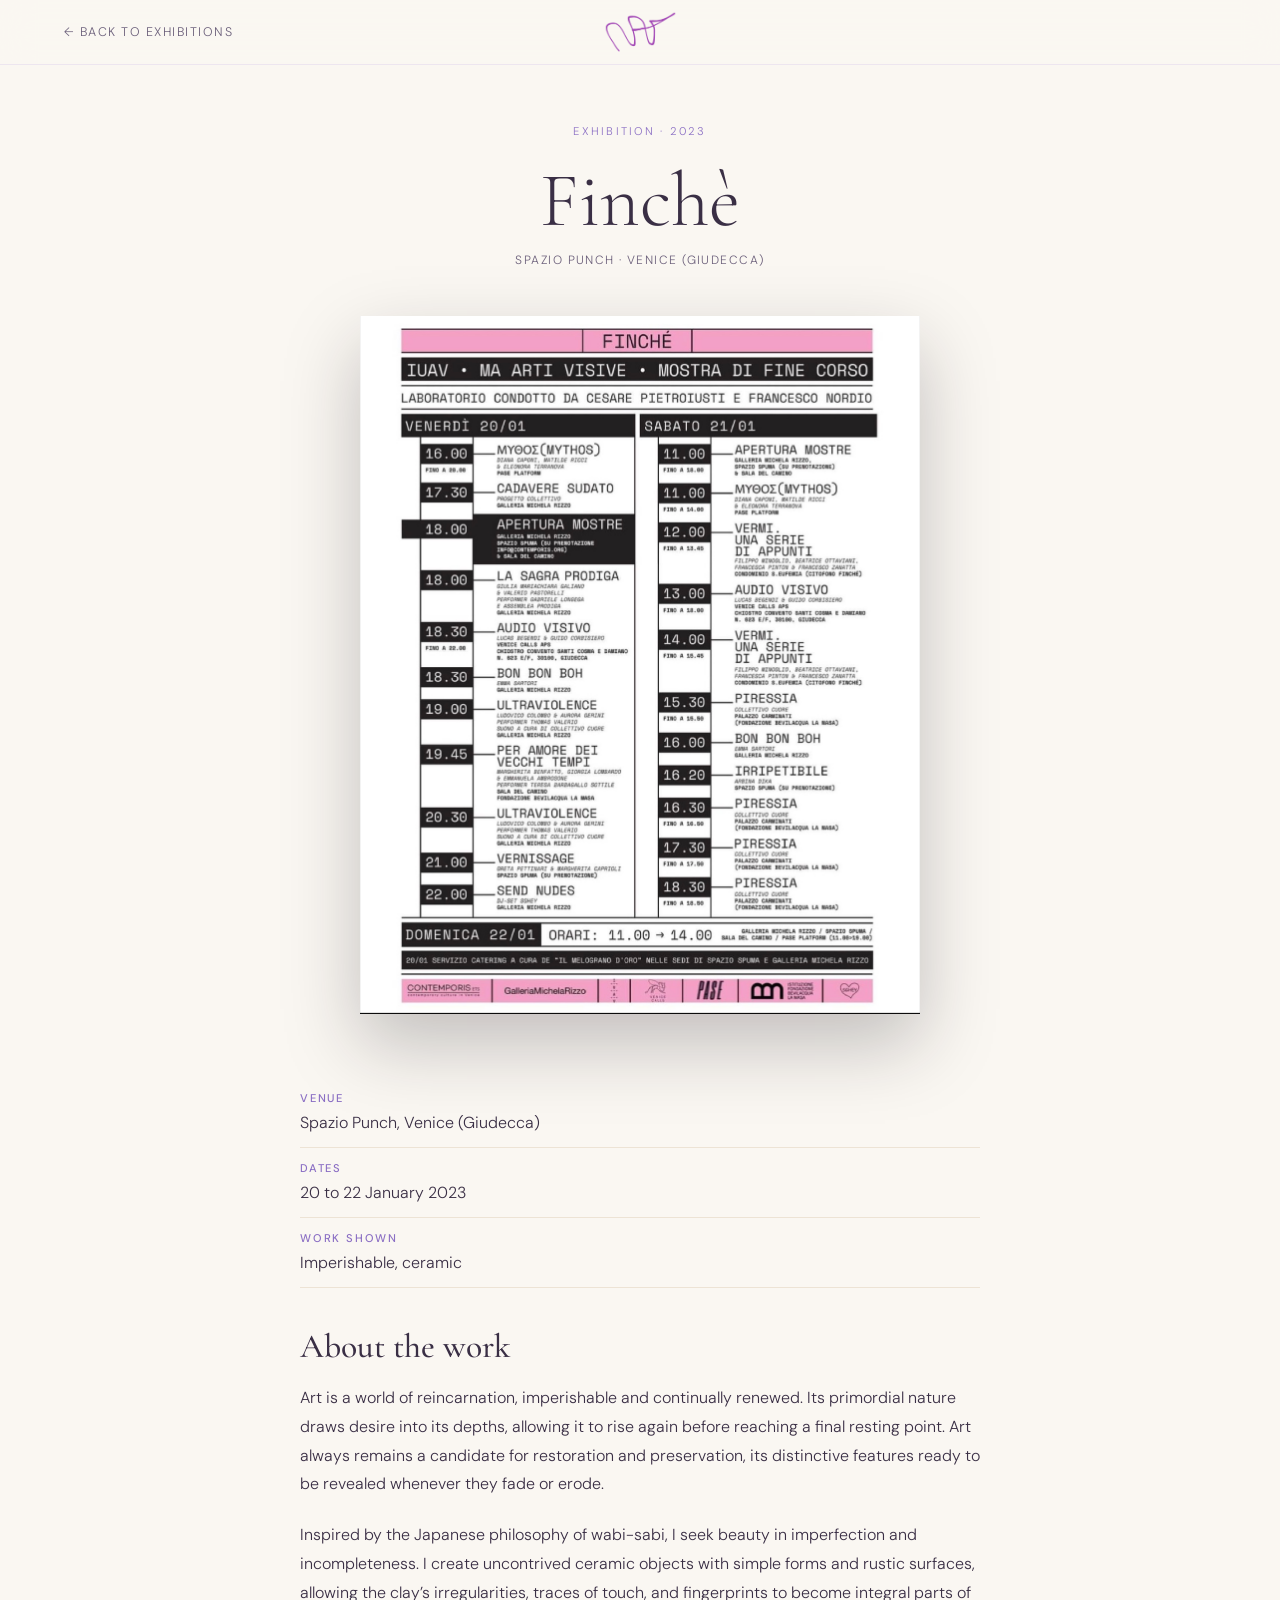
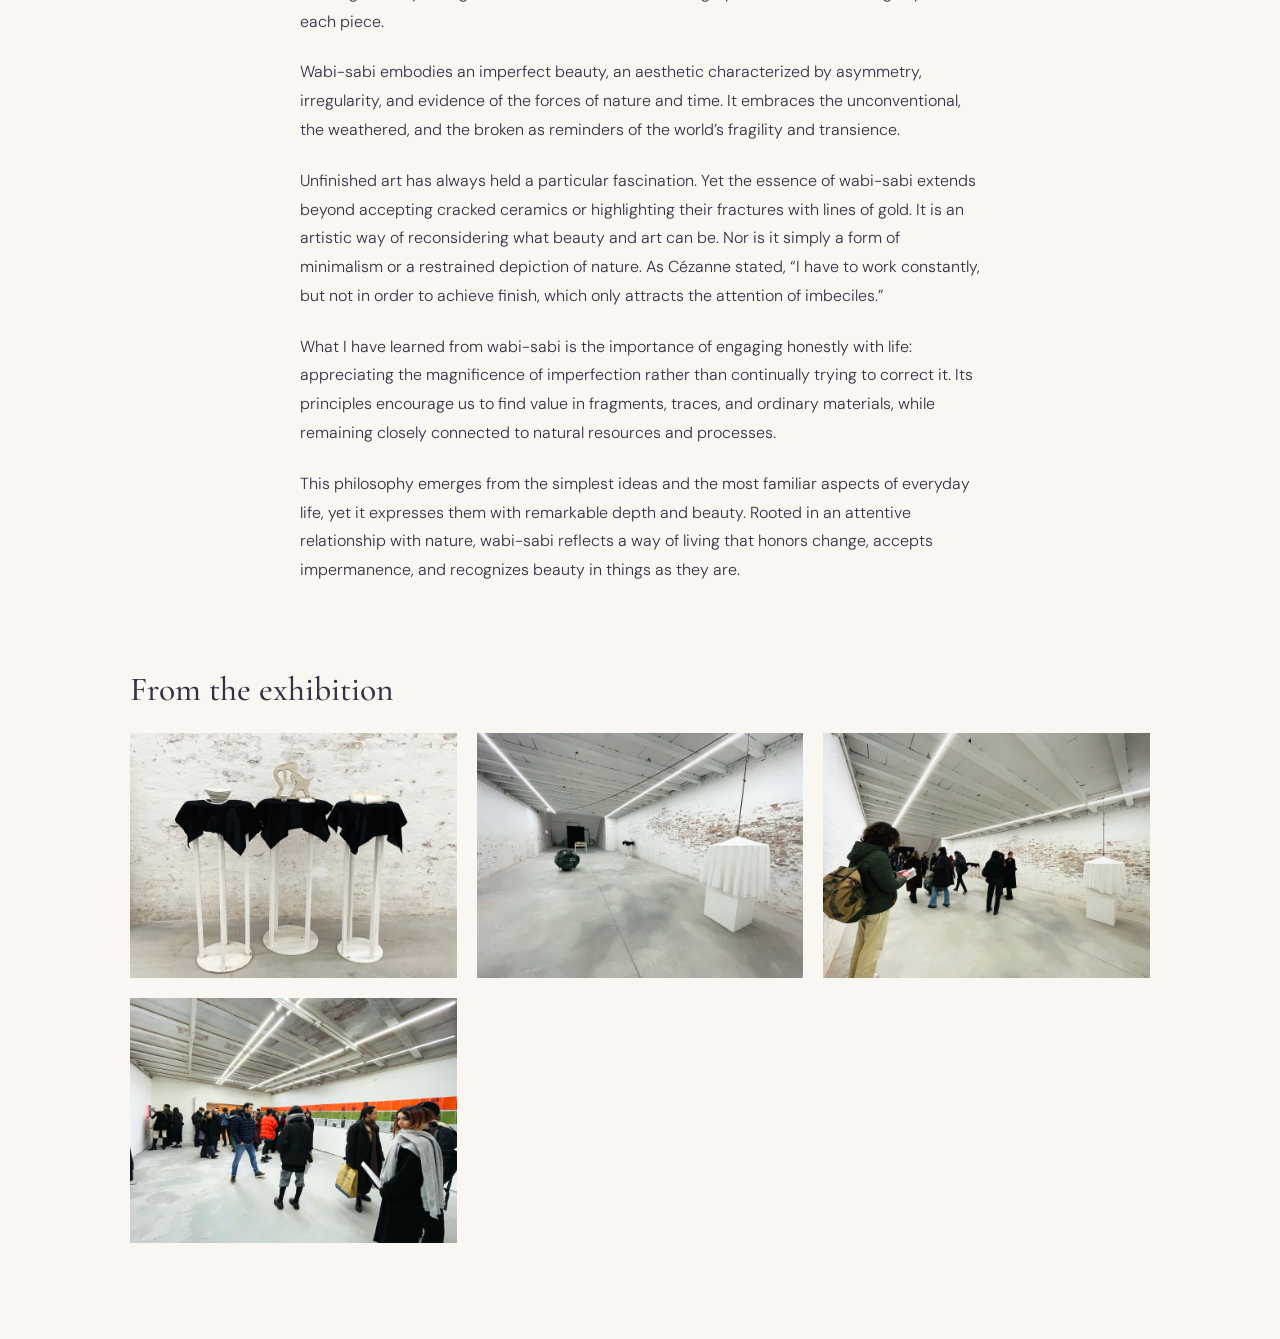
<file: finche.html>
<!DOCTYPE html>
<html lang="en">
<head>
  <meta charset="UTF-8" />
  <meta name="viewport" content="width=device-width, initial-scale=1.0" />
  <title>Finchè Exhibition · Natalie Almasri</title>
  <link rel="preconnect" href="https://fonts.googleapis.com" />
  <link rel="preconnect" href="https://fonts.gstatic.com" crossorigin />
  <link href="https://fonts.googleapis.com/css2?family=Cormorant+Garamond:ital,wght@0,300;0,400;0,500;0,600;1,300;1,400&display=swap" rel="stylesheet" />
  <link href="https://fonts.googleapis.com/css2?family=DM+Sans:ital,opsz,wght@0,9..40,300;0,9..40,400;0,9..40,500;1,9..40,300&display=swap" rel="stylesheet" />
  <style>
    :root{
      --cream:#FAF7F2; --cream2:#F3EDE3; --parchment:#EDE3D5;
      --lavender:#C8B4E8; --lavender2:#B09AD8; --lavender3:#8B6FC4;
      --ink:#1C1720; --ink2:#3A2F45; --ink3:#6B5F7A;
      --sage2:#7EA878;
      --font-display:'Cormorant Garamond',Georgia,serif;
      --font-body:'DM Sans',system-ui,sans-serif;
      --ease-out:cubic-bezier(0.16,1,0.3,1);
    }
    *,*::before,*::after{box-sizing:border-box;margin:0;padding:0;}
    html{scroll-behavior:smooth;}
    body{background:var(--cream);color:var(--ink);font-family:var(--font-body);font-weight:300;overflow-x:hidden;}
    ::-webkit-scrollbar{width:4px;}
    ::-webkit-scrollbar-track{background:var(--cream2);}
    ::-webkit-scrollbar-thumb{background:var(--lavender2);border-radius:2px;}
    .article-nav{position:fixed;top:0;left:0;right:0;height:64px;z-index:50;display:grid;grid-template-columns:1fr auto 1fr;align-items:center;padding:0 clamp(20px,5vw,64px);background:rgba(250,247,242,0.88);backdrop-filter:blur(16px);box-shadow:0 1px 0 rgba(200,180,232,0.25);transition:transform 0.45s var(--ease-out);}
    .article-nav.nav-hidden{transform:translateY(-100%);}
    .back-link{display:inline-flex;align-items:center;gap:10px;font-family:var(--font-body);font-size:0.78rem;letter-spacing:0.12em;text-transform:uppercase;color:var(--ink3);text-decoration:none;transition:color 0.3s,gap 0.3s var(--ease-out);}
    .back-link:hover{color:var(--lavender3);gap:14px;}
    .article-nav .brand{grid-column:2;justify-self:center;display:flex;align-items:center;height:42px;text-decoration:none;}
    .article-nav .brand img{height:100%;width:auto;display:block;}
    .article-hero{padding:calc(64px + 60px) clamp(20px,5vw,64px) 0;max-width:860px;margin:0 auto;text-align:center;}
    .article-tag{font-family:var(--font-body);font-size:0.7rem;letter-spacing:0.2em;text-transform:uppercase;color:var(--lavender3);margin-bottom:24px;opacity:0;animation:fadeUp 0.9s 0.1s var(--ease-out) forwards;}
    .article-title{font-family:var(--font-display);font-weight:300;font-size:clamp(2.6rem,6vw,5rem);line-height:1.02;color:var(--ink2);margin-bottom:12px;opacity:0;animation:fadeUp 0.9s 0.25s var(--ease-out) forwards;}
    .article-subtitle{font-family:var(--font-display);font-style:italic;font-weight:300;font-size:clamp(1.3rem,3vw,2rem);color:var(--lavender3);margin-bottom:28px;opacity:0;animation:fadeUp 0.9s 0.35s var(--ease-out) forwards;}
    .article-meta{font-family:var(--font-body);font-size:0.75rem;letter-spacing:0.12em;text-transform:uppercase;color:var(--ink3);margin-bottom:48px;opacity:0;animation:fadeUp 0.9s 0.45s var(--ease-out) forwards;}
    .article-intro{font-family:var(--font-display);font-style:italic;font-weight:300;font-size:clamp(1.2rem,2.4vw,1.6rem);line-height:1.55;color:var(--ink3);max-width:640px;margin:0 auto 56px;opacity:0;animation:fadeUp 0.9s 0.55s var(--ease-out) forwards;}
    .article-body{max-width:760px;margin:0 auto;padding:0 clamp(24px,6vw,40px) 40px;}
    @keyframes fadeUp{from{opacity:0;transform:translateY(24px);}to{opacity:1;transform:translateY(0);}}
    @keyframes fadeIn{from{opacity:0;}to{opacity:1;}}
    @media(max-width:600px){.article-nav .brand{display:none;}}
    .article-p{font-family:var(--font-body);font-size:1rem;line-height:1.8;color:var(--ink2);margin-bottom:22px;text-wrap:pretty;}
    .article-h2{font-family:var(--font-display);font-size:clamp(1.6rem,3vw,2.1rem);font-weight:500;color:var(--ink2);line-height:1.12;margin:8px 0 18px;}
    .book-meta-row{display:flex;flex-wrap:wrap;gap:12px;justify-content:center;margin:0 0 56px;}
    .book-meta-item{font-family:var(--font-body);font-size:0.72rem;letter-spacing:0.1em;text-transform:uppercase;color:var(--ink3);border:1.5px solid var(--parchment);padding:6px 14px;}
    .download-section{text-align:center;padding:48px clamp(24px,6vw,40px) 96px;border-top:1px solid var(--parchment);max-width:760px;margin:0 auto;}
    .download-note{font-family:var(--font-body);font-size:0.85rem;color:var(--ink3);margin-bottom:24px;}
    .btn-download{
      display:inline-flex;align-items:center;gap:10px;
      padding:15px 34px;
      background:var(--lavender3);color:#fff;
      font-family:var(--font-body);font-size:0.8rem;
      letter-spacing:0.14em;text-transform:uppercase;
      text-decoration:none;border:none;cursor:pointer;
      transition:background 0.3s,transform 0.3s var(--ease-out),box-shadow 0.3s;
      box-shadow:0 6px 24px rgba(139,111,196,0.28);
    }
    .btn-download:hover{background:var(--lavender2);transform:translateY(-2px);box-shadow:0 12px 36px rgba(139,111,196,0.38);}
  
    .poster{width:100%;max-width:560px;margin:0 auto 64px;box-shadow:0 30px 70px rgba(28,23,32,0.25);opacity:0;animation:fadeIn 1.2s 0.5s var(--ease-out) forwards;}
    .poster img{display:block;width:100%;height:auto;}
    .detail-list{list-style:none;margin:0 0 40px;}
    .detail-list li{font-family:var(--font-body);font-size:1rem;line-height:1.8;color:var(--ink2);padding:10px 0;border-bottom:1px solid var(--parchment);}
    .detail-list strong{font-weight:500;display:block;font-size:0.7rem;letter-spacing:0.16em;text-transform:uppercase;color:var(--lavender3);}
    .photo-section{max-width:1100px;margin:0 auto;padding:16px clamp(24px,6vw,40px) 96px;}
    .photo-grid{display:grid;grid-template-columns:repeat(auto-fit,minmax(min(100%,320px),1fr));gap:20px;margin-top:24px;}
    .photo-grid a{display:block;overflow:hidden;background:var(--cream2);aspect-ratio:4/3;}
    .photo-grid img{width:100%;height:100%;object-fit:cover;display:block;transition:transform 0.5s var(--ease-out);}
    .photo-grid a:hover img{transform:scale(1.04);}
  </style>
</head>
<body>
  <nav class="article-nav">
    <a href="index.html#exhibitions" class="back-link">← Back to Exhibitions</a>
    <a href="index.html" class="brand"><img src="uploads/signature-cropped.png" alt="Natalie Almasri" /></a>
  </nav>

  <header class="article-hero">
    <p class="article-tag">Exhibition · 2023</p>
    <h1 class="article-title">Finchè</h1>
    <p class="article-meta">Spazio Punch · Venice (Giudecca)</p>
  </header>

  <div class="poster">
    <img src="uploads/finche-poster.jpg?v=2" alt="Finchè exhibition programme poster" />
  </div>

  <article class="article-body">
    <ul class="detail-list">
      <li><strong>Venue</strong>Spazio Punch, Venice (Giudecca)</li>
      <li><strong>Dates</strong>20 to 22 January 2023</li>
      <li><strong>Work shown</strong>Imperishable, ceramic</li>
    </ul>

    <h2 class="article-h2">About the work</h2>
    <p class="article-p">Art is a world of reincarnation, imperishable and continually renewed. Its primordial nature draws desire into its depths, allowing it to rise again before reaching a final resting point. Art always remains a candidate for restoration and preservation, its distinctive features ready to be revealed whenever they fade or erode.</p>
    <p class="article-p">Inspired by the Japanese philosophy of wabi-sabi, I seek beauty in imperfection and incompleteness. I create uncontrived ceramic objects with simple forms and rustic surfaces, allowing the clay’s irregularities, traces of touch, and fingerprints to become integral parts of each piece.</p>
    <p class="article-p">Wabi-sabi embodies an imperfect beauty, an aesthetic characterized by asymmetry, irregularity, and evidence of the forces of nature and time. It embraces the unconventional, the weathered, and the broken as reminders of the world’s fragility and transience.</p>
    <p class="article-p">Unfinished art has always held a particular fascination. Yet the essence of wabi-sabi extends beyond accepting cracked ceramics or highlighting their fractures with lines of gold. It is an artistic way of reconsidering what beauty and art can be. Nor is it simply a form of minimalism or a restrained depiction of nature. As Cézanne stated, “I have to work constantly, but not in order to achieve finish, which only attracts the attention of imbeciles.”</p>
    <p class="article-p">What I have learned from wabi-sabi is the importance of engaging honestly with life: appreciating the magnificence of imperfection rather than continually trying to correct it. Its principles encourage us to find value in fragments, traces, and ordinary materials, while remaining closely connected to natural resources and processes.</p>
    <p class="article-p">This philosophy emerges from the simplest ideas and the most familiar aspects of everyday life, yet it expresses them with remarkable depth and beauty. Rooted in an attentive relationship with nature, wabi-sabi reflects a way of living that honors change, accepts impermanence, and recognizes beauty in things as they are.</p>
  </article>

  <section class="photo-section">
    <h2 class="article-h2">From the exhibition</h2>
    <div class="photo-grid">
      <a href="uploads/finche-9177.jpg" target="_blank" rel="noopener"><img src="uploads/finche-9177.jpg" alt="Imperishable, ceramic works on three pedestals" loading="lazy" /></a>
      <a href="uploads/finche-9195.jpg" target="_blank" rel="noopener"><img src="uploads/finche-9195.jpg" alt="View of the Finchè exhibition space" loading="lazy" /></a>
      <a href="uploads/finche-9202.jpg" target="_blank" rel="noopener"><img src="uploads/finche-9202.jpg" alt="Visitors in the Finchè exhibition space" loading="lazy" /></a>
      <a href="uploads/finche-9194.jpg" target="_blank" rel="noopener"><img src="uploads/finche-9194.jpg" alt="Visitors at the Finchè exhibition" loading="lazy" /></a>
    </div>
  </section>

  <script>
  (function () {
    var nav = document.querySelector('.article-nav');
    var lastY = window.scrollY, ticking = false;
    window.addEventListener('scroll', function () {
      if (ticking) return;
      ticking = true;
      requestAnimationFrame(function () {
        var y = window.scrollY;
        if (y <= 20) nav.classList.remove('nav-hidden');
        else if (y > lastY) nav.classList.add('nav-hidden');
        else if (lastY - y > 40) nav.classList.remove('nav-hidden');
        lastY = y; ticking = false;
      });
    }, { passive: true });
  })();
  </script>
</body>
</html>
</file>
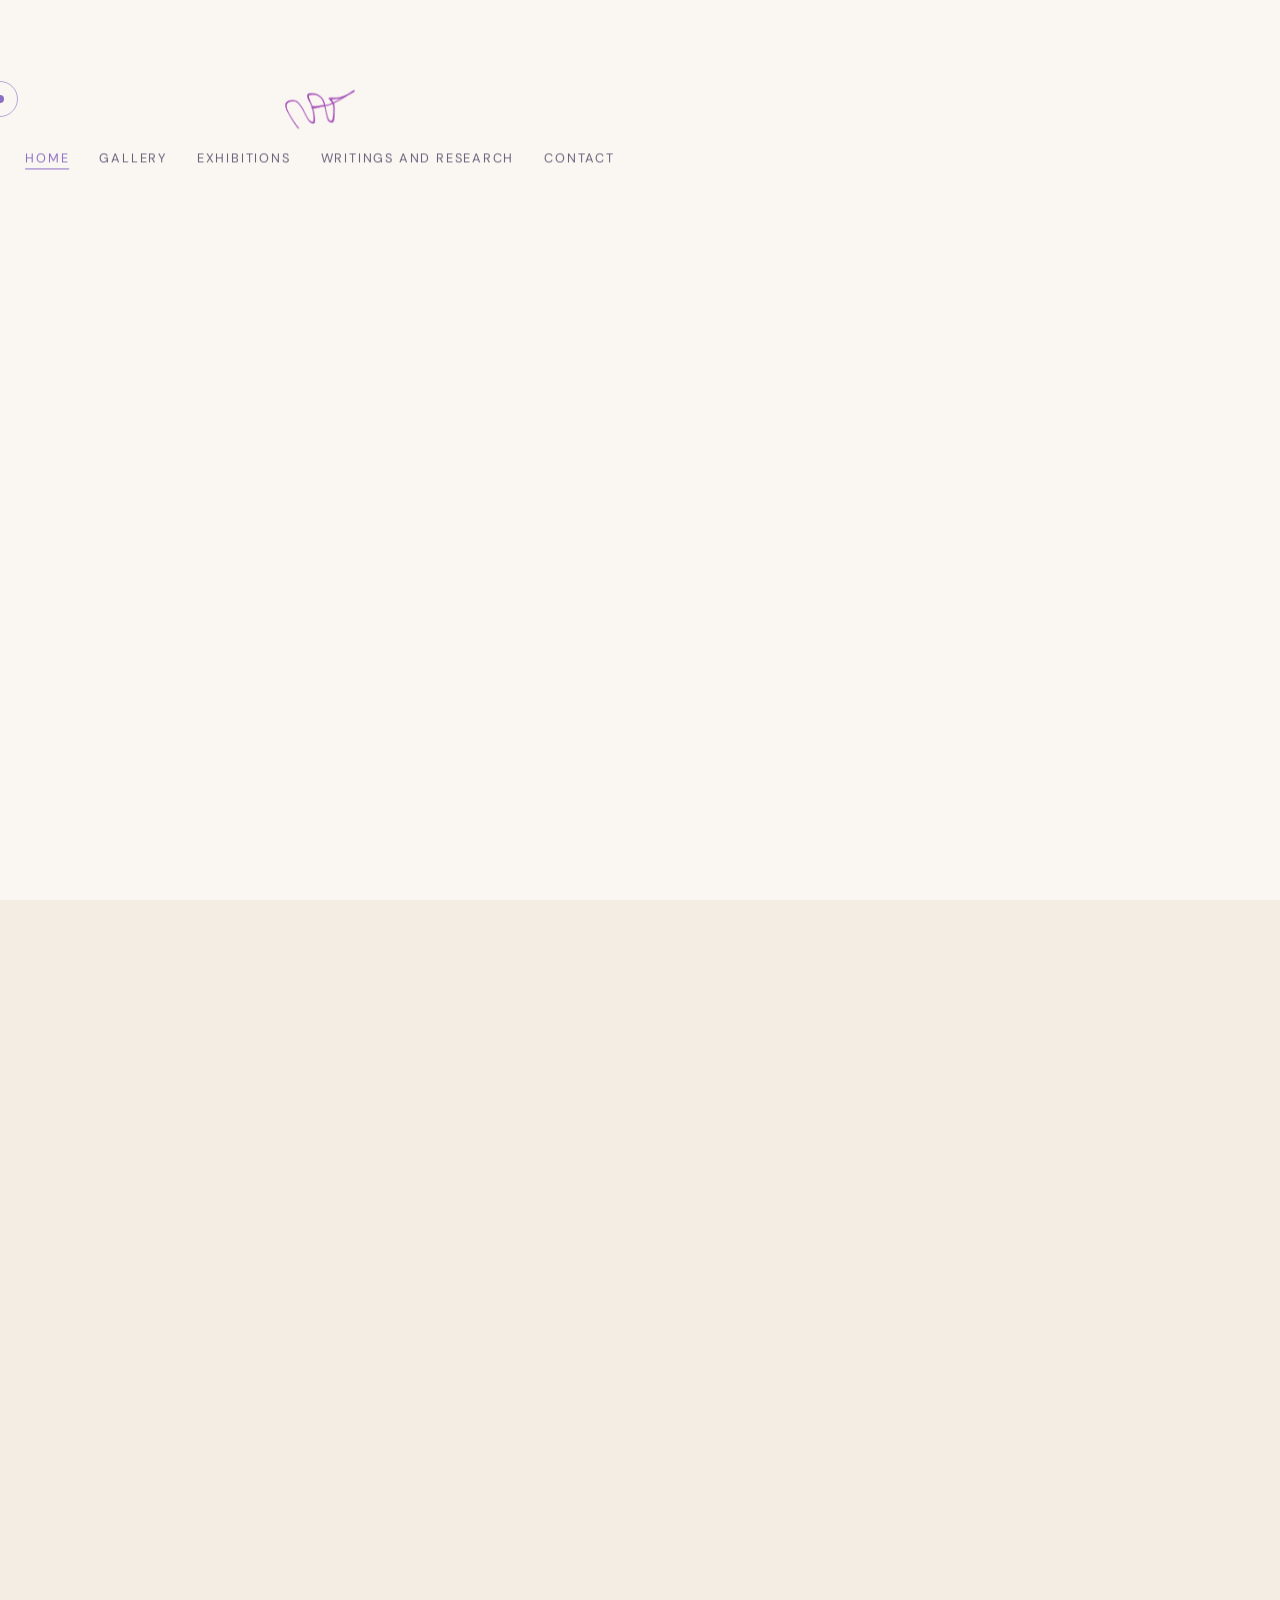
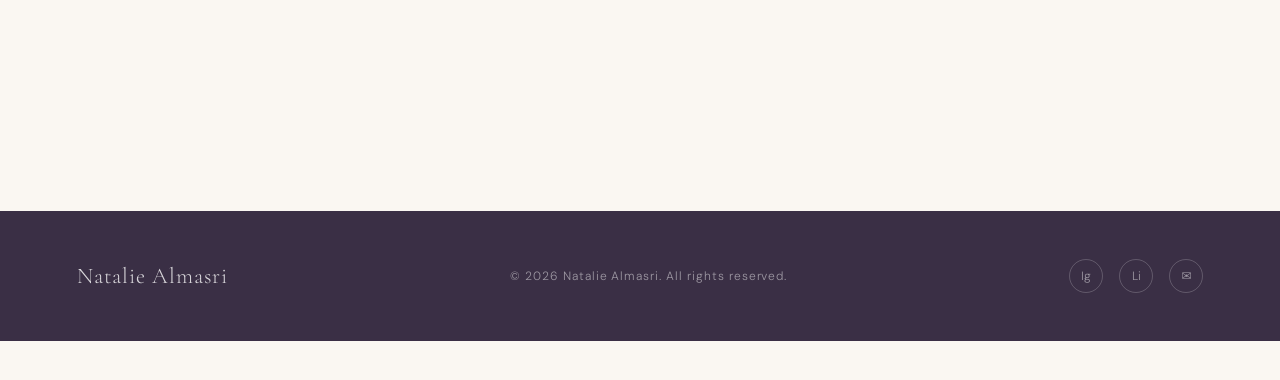
<file: gallery.html>
<!DOCTYPE html>
<html lang="en">
<head>
  <meta charset="UTF-8" />
  <title>Gallery, Natalie Almasri</title>
  <meta http-equiv="refresh" content="0; url=index.html#gallery" />
  <link rel="canonical" href="index.html#gallery" />
</head>
<body>
  <p>The gallery now lives on the <a href="index.html#gallery">home page</a>.</p>
</body>
</html>
</file>
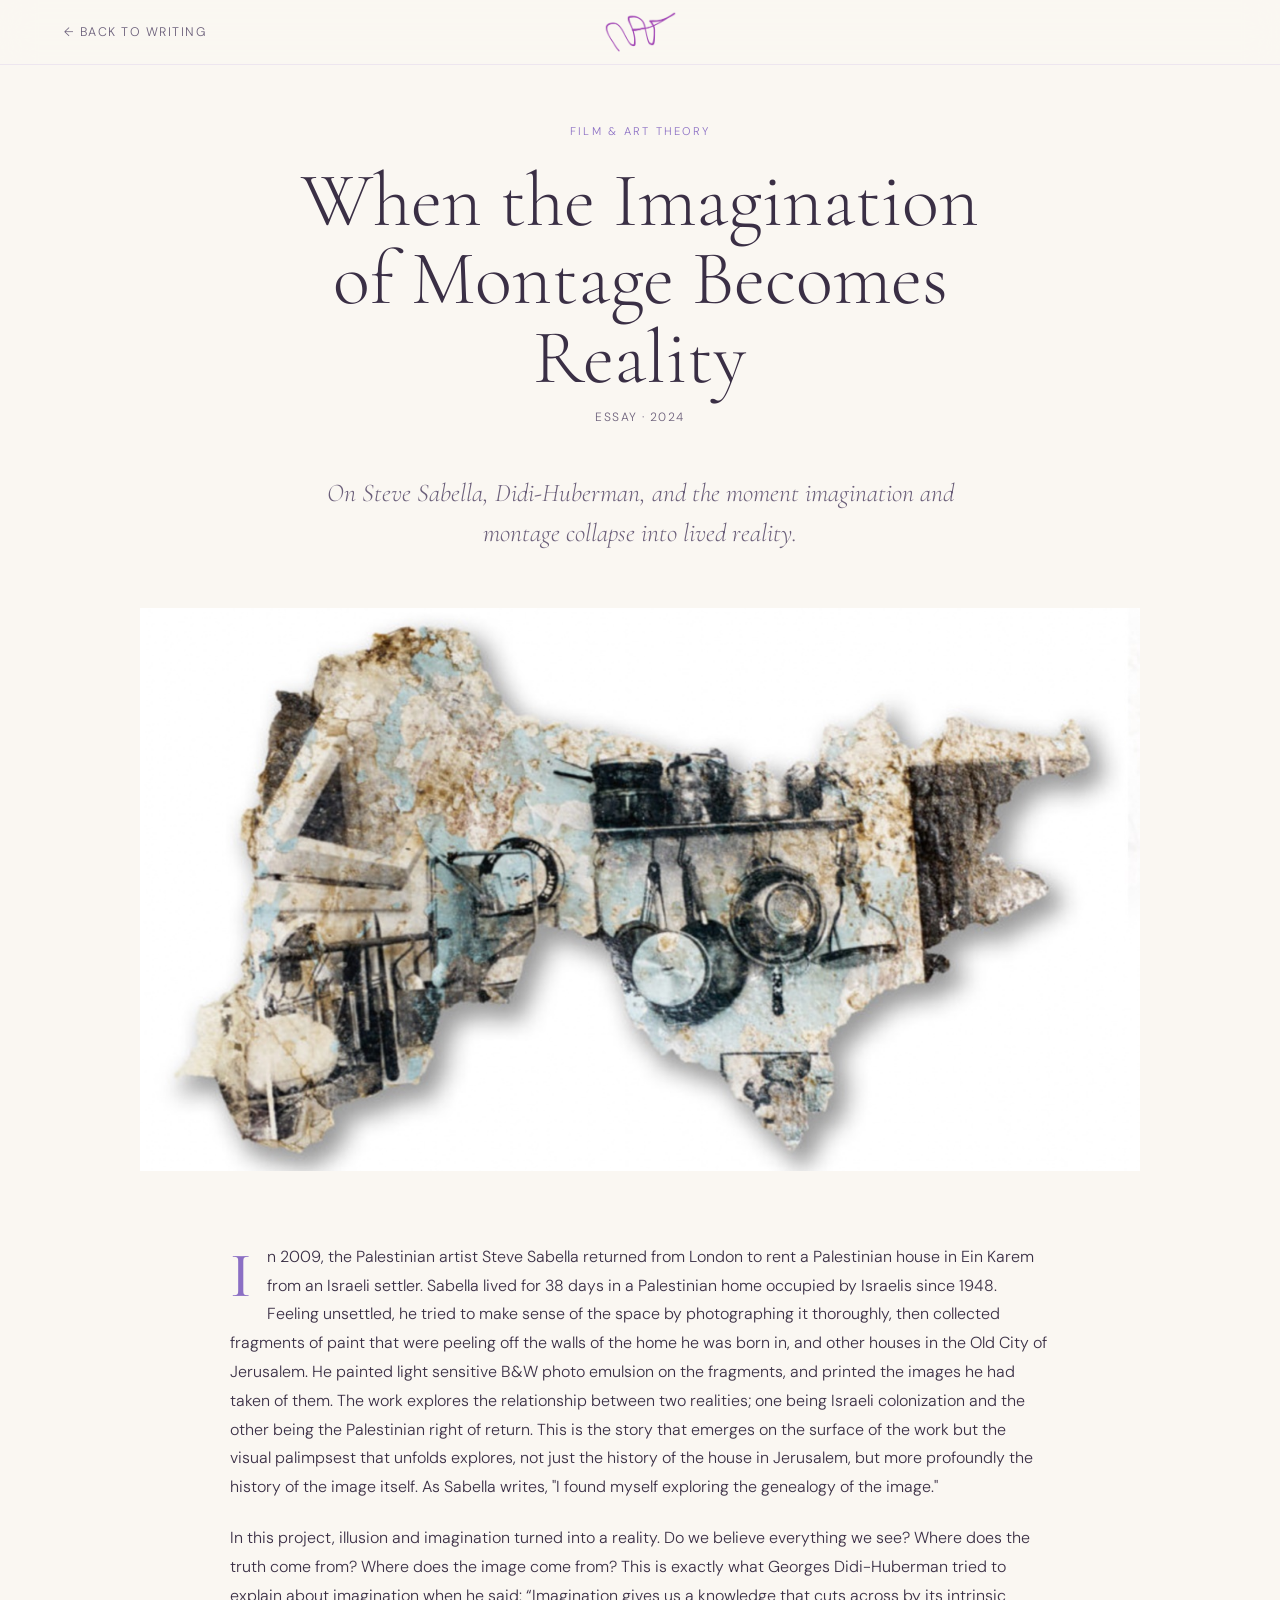
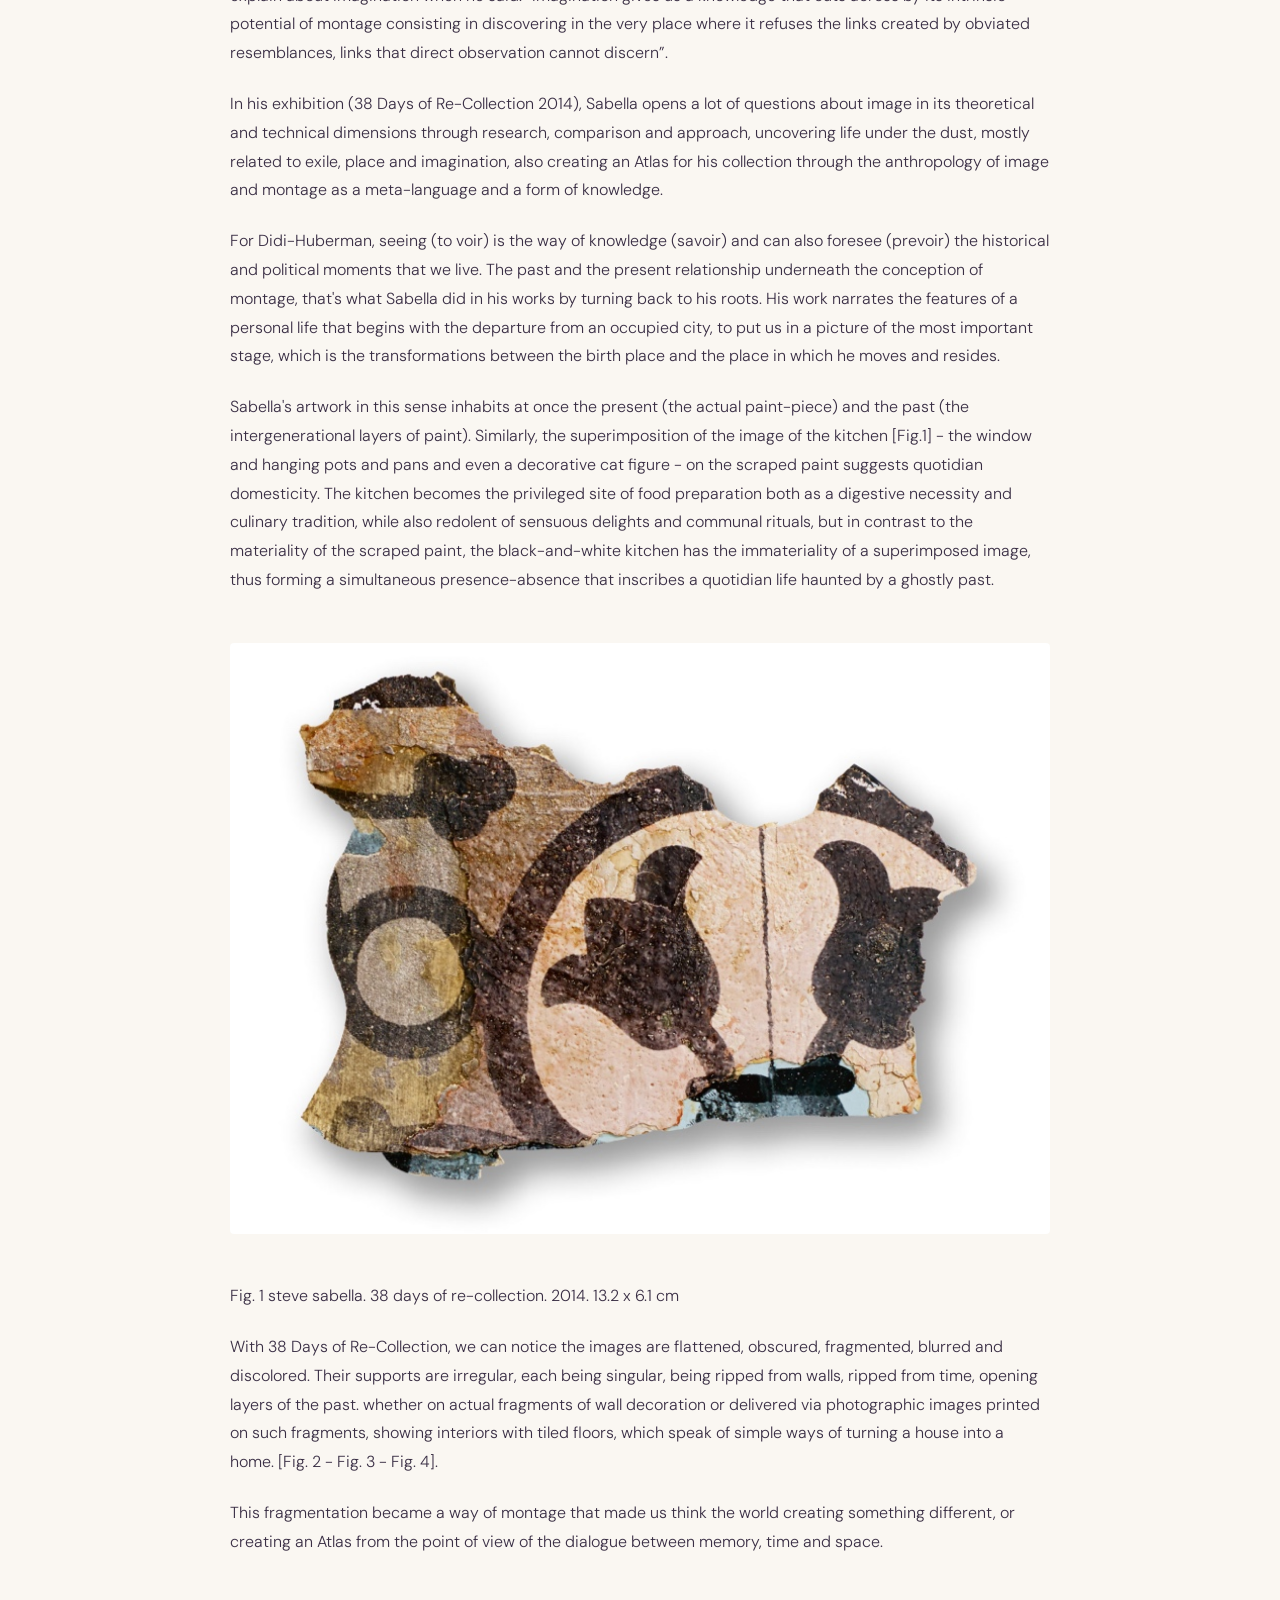
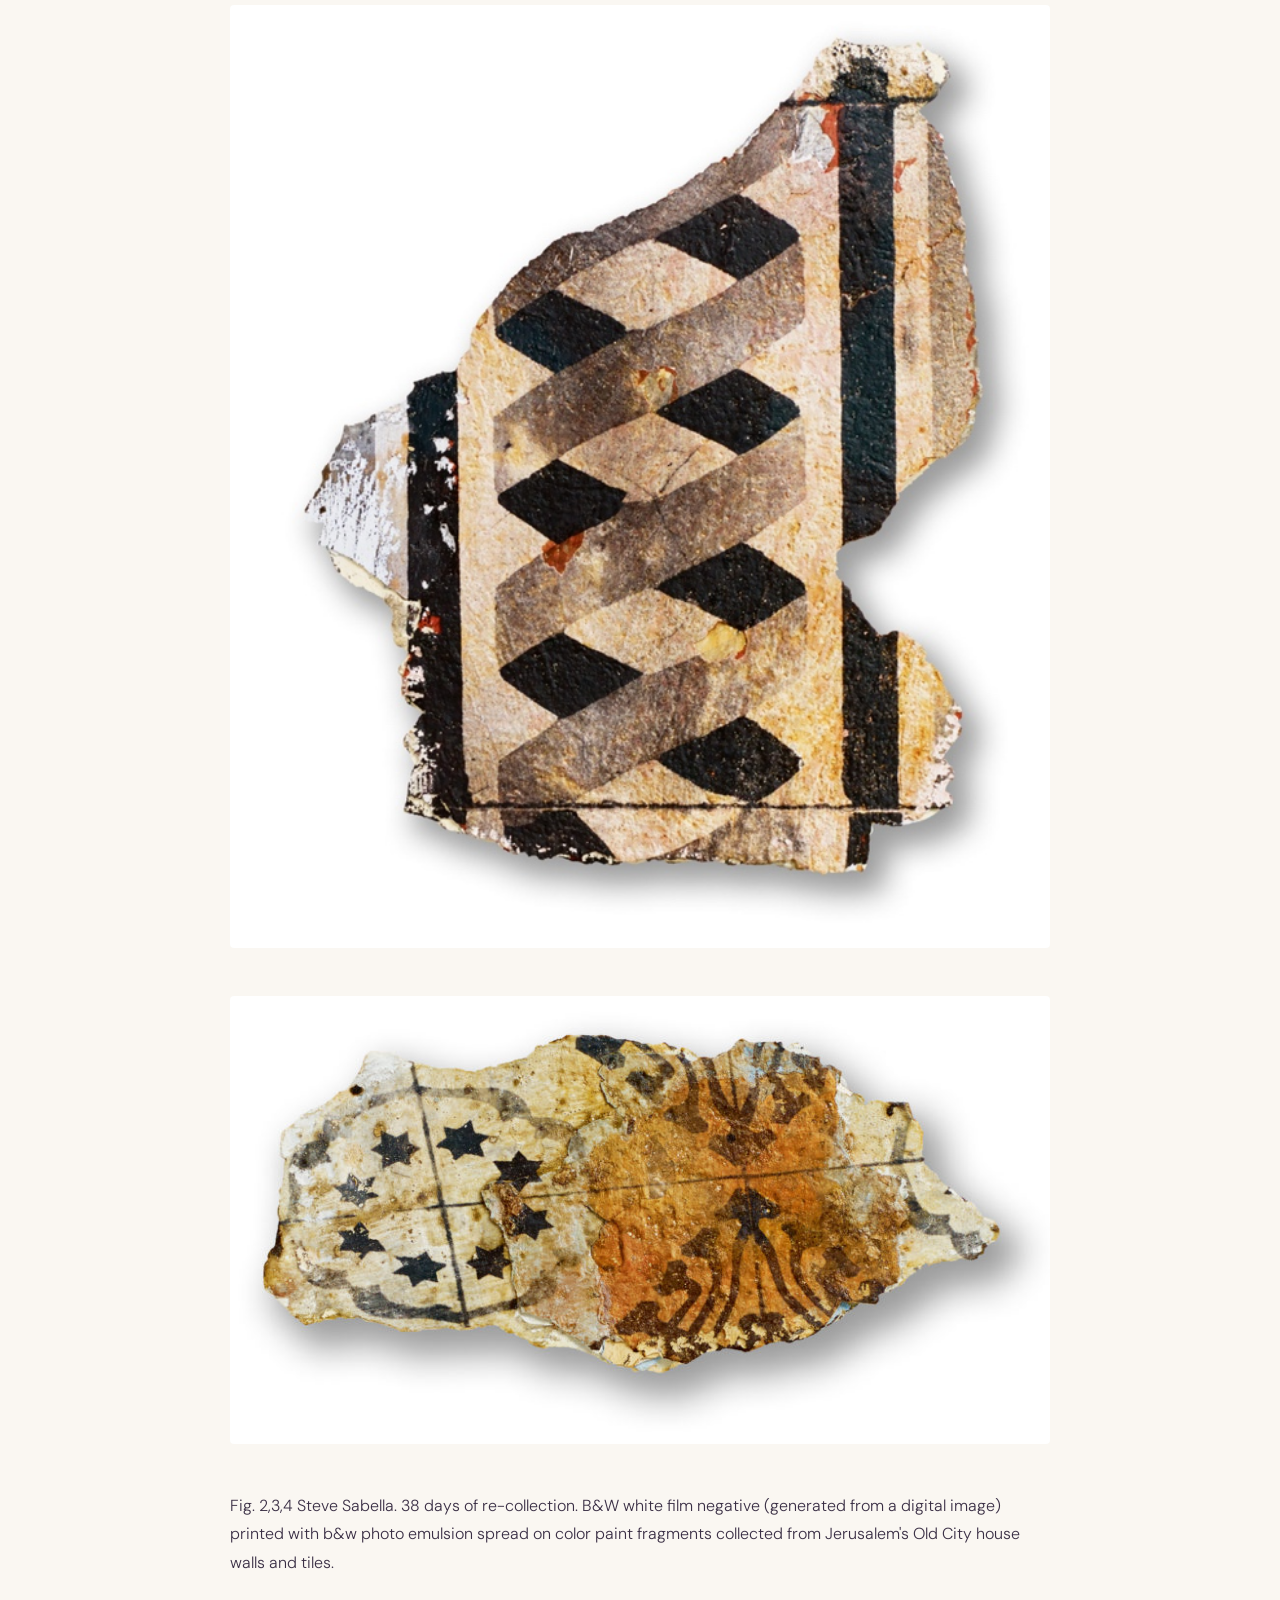
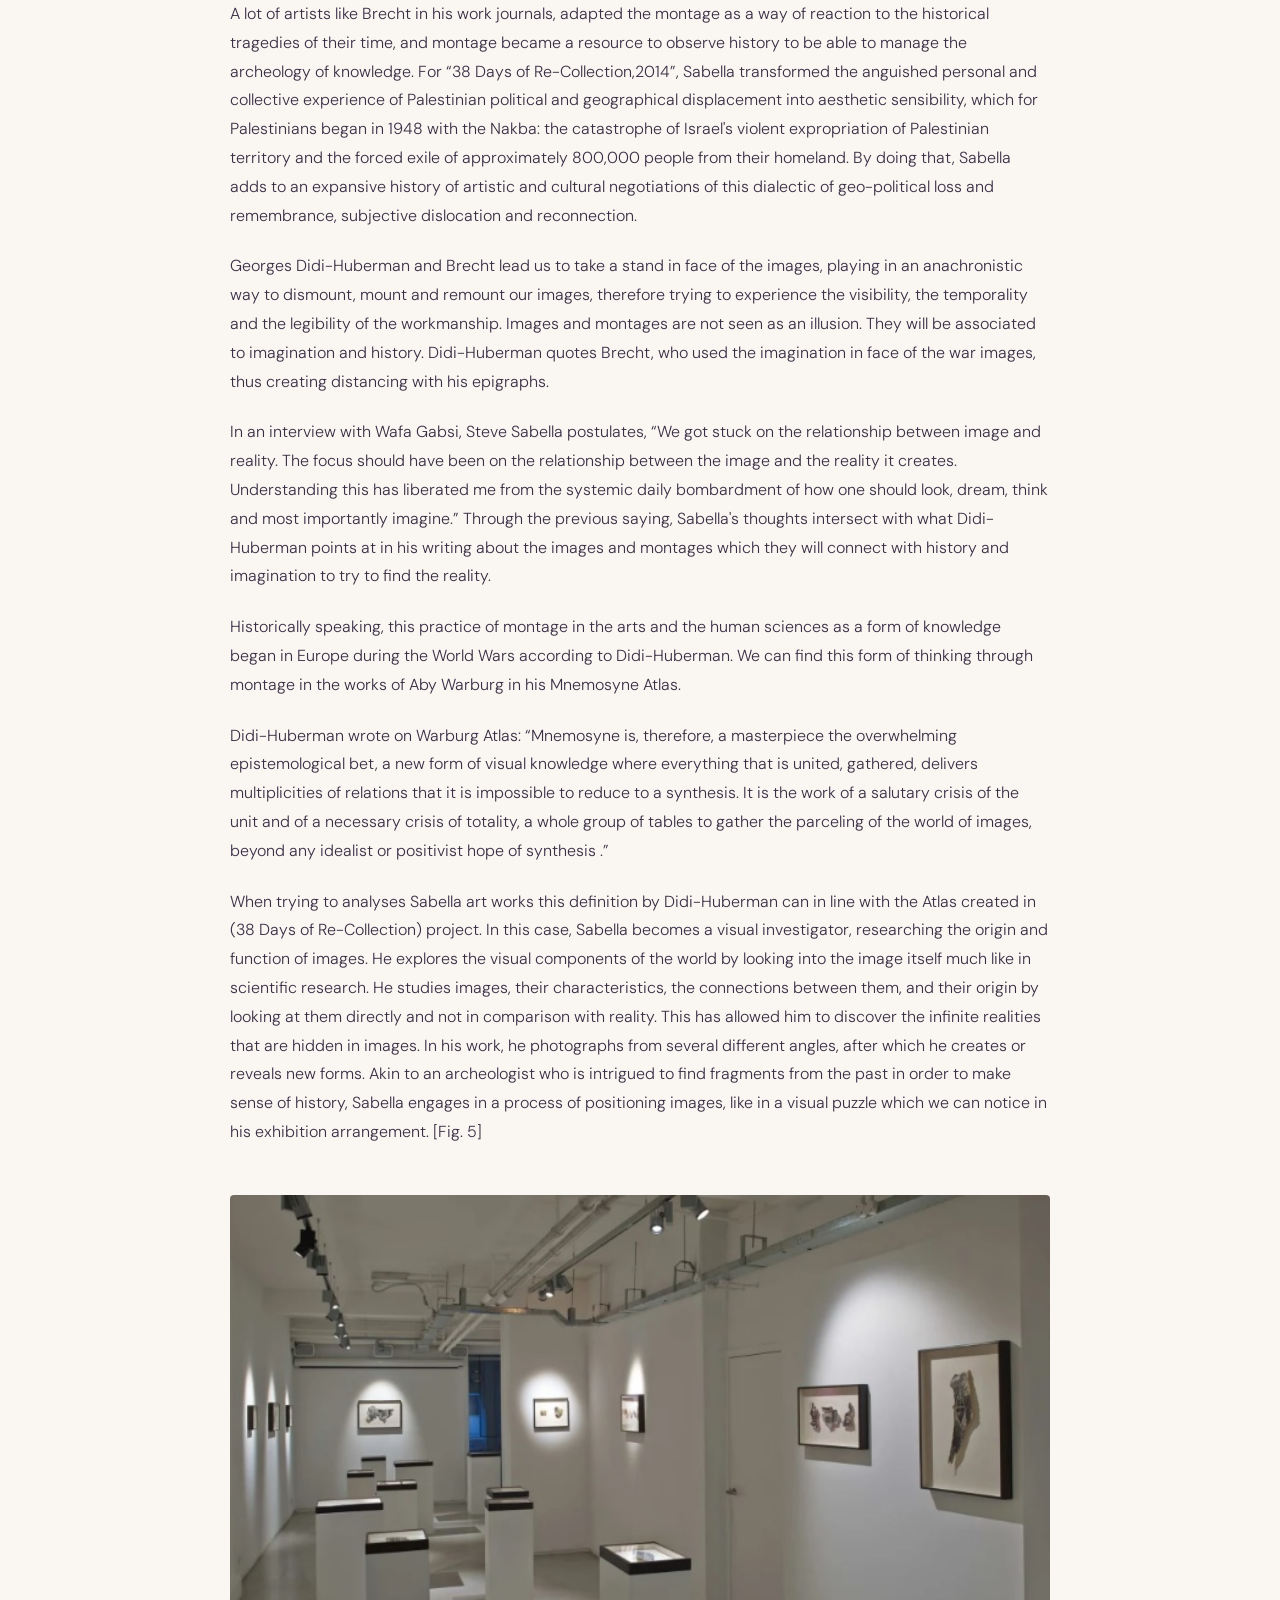
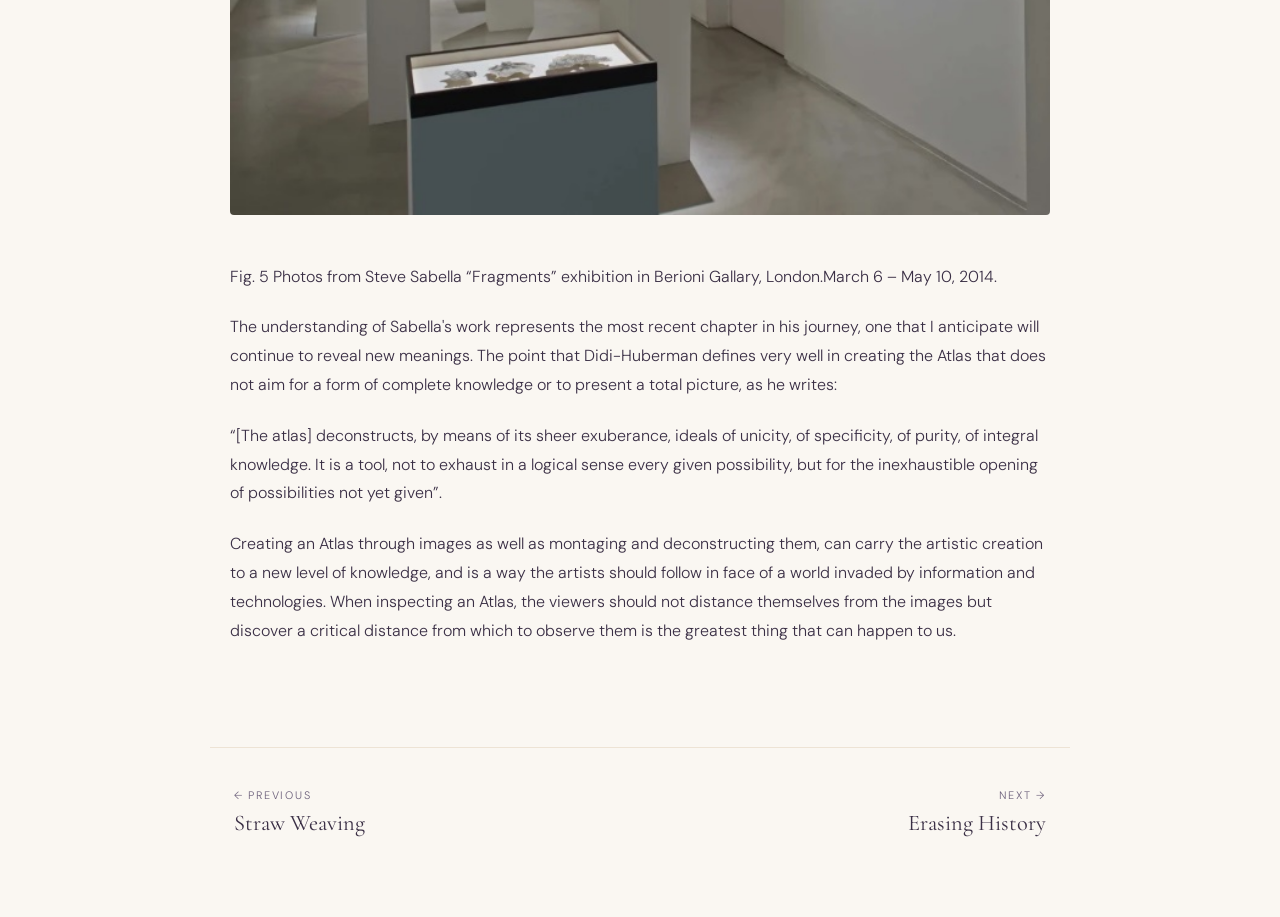
<file: montage-reality.html>
<!DOCTYPE html>
<html lang="en">
<head>
  <meta charset="UTF-8" />
  <meta name="viewport" content="width=device-width, initial-scale=1.0" />
  <title>When the Imagination of Montage Becomes Reality · Natalie Almasri</title>
  <link rel="preconnect" href="https://fonts.googleapis.com" />
  <link rel="preconnect" href="https://fonts.gstatic.com" crossorigin />
  <link href="https://fonts.googleapis.com/css2?family=Cormorant+Garamond:ital,wght@0,300;0,400;0,500;0,600;1,300;1,400&display=swap" rel="stylesheet" />
  <link href="https://fonts.googleapis.com/css2?family=DM+Sans:ital,opsz,wght@0,9..40,300;0,9..40,400;0,9..40,500;1,9..40,300&display=swap" rel="stylesheet" />
  <style>
    :root{
      --cream:#FAF7F2; --cream2:#F3EDE3; --parchment:#EDE3D5;
      --lavender:#C8B4E8; --lavender2:#B09AD8; --lavender3:#8B6FC4;
      --ink:#1C1720; --ink2:#3A2F45; --ink3:#6B5F7A;
      --font-display:'Cormorant Garamond',Georgia,serif;
      --font-body:'DM Sans',system-ui,sans-serif;
      --ease-out:cubic-bezier(0.16,1,0.3,1);
    }
    *,*::before,*::after{box-sizing:border-box;margin:0;padding:0;}
    html{scroll-behavior:smooth;}
    body{background:var(--cream);color:var(--ink);font-family:var(--font-body);font-weight:300;overflow-x:hidden;}
    ::-webkit-scrollbar{width:4px;}
    ::-webkit-scrollbar-track{background:var(--cream2);}
    ::-webkit-scrollbar-thumb{background:var(--lavender2);border-radius:2px;}
    .article-nav{position:fixed;top:0;left:0;right:0;height:64px;z-index:50;display:grid;grid-template-columns:1fr auto 1fr;align-items:center;padding:0 clamp(20px,5vw,64px);background:rgba(250,247,242,0.88);backdrop-filter:blur(16px);box-shadow:0 1px 0 rgba(200,180,232,0.25);transition:transform 0.45s var(--ease-out);}
    .article-nav.nav-hidden{transform:translateY(-100%);}
    .back-link{display:inline-flex;align-items:center;gap:10px;font-family:var(--font-body);font-size:0.78rem;letter-spacing:0.12em;text-transform:uppercase;color:var(--ink3);text-decoration:none;transition:color 0.3s,gap 0.3s var(--ease-out);}
    .back-link:hover{color:var(--lavender3);gap:14px;}
    .article-nav .brand{grid-column:2;justify-self:center;display:flex;align-items:center;height:42px;text-decoration:none;}
    .article-nav .brand img{height:100%;width:auto;display:block;}
    .article-hero{padding:calc(64px + 60px) clamp(20px,5vw,64px) 0;max-width:860px;margin:0 auto;text-align:center;}
    .article-tag{font-family:var(--font-body);font-size:0.7rem;letter-spacing:0.2em;text-transform:uppercase;color:var(--lavender3);margin-bottom:24px;opacity:0;animation:fadeUp 0.9s 0.1s var(--ease-out) forwards;}
    .article-title{font-family:var(--font-display);font-weight:300;font-size:clamp(2.6rem,6vw,5rem);line-height:1.02;color:var(--ink2);margin-bottom:12px;opacity:0;animation:fadeUp 0.9s 0.25s var(--ease-out) forwards;}
    .article-subtitle{font-family:var(--font-display);font-style:italic;font-weight:300;font-size:clamp(1.3rem,3vw,2rem);color:var(--lavender3);margin-bottom:28px;opacity:0;animation:fadeUp 0.9s 0.35s var(--ease-out) forwards;}
    .article-meta{font-family:var(--font-body);font-size:0.75rem;letter-spacing:0.12em;text-transform:uppercase;color:var(--ink3);margin-bottom:48px;opacity:0;animation:fadeUp 0.9s 0.45s var(--ease-out) forwards;}
    .article-intro{font-family:var(--font-display);font-style:italic;font-weight:300;font-size:clamp(1.2rem,2.4vw,1.6rem);line-height:1.55;color:var(--ink3);max-width:640px;margin:0 auto 56px;opacity:0;animation:fadeUp 0.9s 0.55s var(--ease-out) forwards;}
    .hero-image{width:100%;max-width:1000px;margin:0 auto 72px;aspect-ratio:16/9;overflow:hidden;background:var(--cream2);opacity:0;animation:fadeIn 1.2s 0.5s var(--ease-out) forwards;}
    
    .article-body{max-width:900px;margin:0 auto;padding:0 clamp(24px,6vw,40px) 80px;}
    .article-foot{border-top:1px solid var(--parchment);max-width:860px;margin:0 auto;padding:40px clamp(20px,5vw,24px) 80px;display:flex;justify-content:space-between;gap:24px;flex-wrap:wrap;}
    .foot-link{text-decoration:none;max-width:46%;}
    .foot-link.next{text-align:right;margin-left:auto;}
    .foot-dir{font-family:var(--font-body);font-size:0.68rem;letter-spacing:0.16em;text-transform:uppercase;color:var(--ink3);margin-bottom:8px;display:block;}
    .foot-title{font-family:var(--font-display);font-size:1.4rem;font-weight:400;color:var(--ink2);line-height:1.2;transition:color 0.3s;}
    .foot-link:hover .foot-title{color:var(--lavender3);}
    @keyframes fadeUp{from{opacity:0;transform:translateY(24px);}to{opacity:1;transform:translateY(0);}}
    @keyframes fadeIn{from{opacity:0;}to{opacity:1;}}
    @media(max-width:600px){.article-nav .brand{display:none;}.foot-link{max-width:100%;}}
    /* long-form reading */
    .article-p{font-family:var(--font-body);font-size:1rem;line-height:1.8;color:var(--ink2);margin-bottom:22px;text-wrap:pretty;}
    .article-lead-p::first-letter{font-family:var(--font-display);font-size:4rem;font-weight:500;float:left;line-height:0.78;padding:8px 16px 0 0;color:var(--lavender3);}
    .article-h2{font-family:var(--font-display);font-size:clamp(1.8rem,3.4vw,2.4rem);font-weight:500;color:var(--ink2);line-height:1.12;margin:64px 0 18px;}
    .article-h3{font-family:var(--font-display);font-style:italic;font-size:clamp(1.3rem,2.4vw,1.6rem);font-weight:500;color:var(--lavender3);margin:42px 0 12px;}
    .article-h4{font-family:var(--font-body);font-size:0.8rem;font-weight:600;letter-spacing:0.12em;text-transform:uppercase;color:var(--ink3);margin:32px 0 10px;}
    .article-ul{margin:8px 0 26px;padding-left:24px;}
    .article-ul li{font-family:var(--font-body);font-size:1rem;line-height:1.7;color:var(--ink2);margin-bottom:10px;padding-left:6px;}
    .article-ul li::marker{color:var(--lavender3);}
    .article-quote{margin:40px 0;padding:6px 0 6px 30px;border-left:3px solid var(--lavender3);font-family:var(--font-display);font-style:italic;font-size:1.45rem;line-height:1.5;color:var(--ink2);}
    .article-figure-img{margin:48px 0;}
    .article-figure-img img{width:100%;height:auto;display:block;border-radius:4px;}
    .article-figure{margin:52px 0 8px;}
    
    .article-figcaption{font-family:var(--font-body);font-size:0.74rem;letter-spacing:0.04em;color:var(--ink3);text-align:center;margin-top:12px;font-style:italic;}
  .img-placeholder{width:100%;height:100%;background:linear-gradient(135deg, #C8B4E8 0%, #E8C4C4 40%, #F3EDE3 70%, #A8C4A2 100%);display:flex;align-items:center;justify-content:center;position:relative;overflow:hidden;}.img-placeholder::before{content:'';position:absolute;inset:0;background-image:repeating-linear-gradient(-45deg,transparent,transparent 14px,rgba(255,255,255,0.08) 14px,rgba(255,255,255,0.08) 15px);}.img-placeholder .cap{position:relative;z-index:1;font-family:var(--font-body);font-size:0.7rem;letter-spacing:0.14em;text-transform:uppercase;color:rgba(80,60,110,0.55);}
  </style>
</head>
<body>
  <nav class="article-nav">
    <a href="index.html#blog" class="back-link">← Back to Writing</a>
    <a href="index.html" class="brand"><img src="uploads/signature-cropped.png" alt="Natalie Almasri" /></a>
  </nav>

  <header class="article-hero" data-screen-label="Article: When the Imagination of Montage Becomes Reality">
    <p class="article-tag">Film &amp; Art Theory</p>
    <h1 class="article-title">When the Imagination of Montage Becomes Reality</h1>

    <p class="article-meta">Essay · 2024</p>
    <p class="article-intro">On Steve Sabella, Didi-Huberman, and the moment imagination and montage collapse into lived reality.</p>
  </header>

  <div class="hero-image">
    <img src="uploads/montage-image1.jpeg" alt="Montage Reality cover" style="width:100%;height:100%;object-fit:cover;display:block;" />
  </div>

  <article class="article-body">
      <p class="article-p article-lead-p">In 2009, the Palestinian artist Steve Sabella returned from London to rent a Palestinian house in Ein Karem from an Israeli settler. Sabella lived for 38 days in a Palestinian home occupied by Israelis since 1948. Feeling unsettled, he tried to make sense of the space by photographing it thoroughly, then collected fragments of paint that were peeling off the walls of the home he was born in, and other houses in the Old City of Jerusalem. He painted light sensitive B&amp;W photo emulsion on the fragments, and printed the images he had taken of them. The work explores the relationship between two realities; one being Israeli colonization and the other being the Palestinian right of return. This is the story that emerges on the surface of the work but the visual palimpsest that unfolds explores, not just the history of the house in Jerusalem, but more profoundly the history of the image itself. As Sabella writes, "I found myself exploring the genealogy of the image."</p>
      <p class="article-p">In this project, illusion and imagination turned into a reality. Do we believe everything we see? Where does the truth come from? Where does the image come from? This is exactly what Georges Didi-Huberman tried to explain about imagination when he said: “Imagination gives us a knowledge that cuts across by its intrinsic potential of montage consisting in discovering in the very place where it refuses the links created by obviated resemblances, links that direct observation cannot discern”.</p>
      <p class="article-p">In his exhibition (38 Days of Re-Collection 2014), Sabella opens a lot of questions about image in its theoretical and technical dimensions through research, comparison and approach, uncovering life under the dust, mostly related to exile, place and imagination, also creating an Atlas for his collection through the anthropology of image and montage as a meta-language and a form of knowledge.</p>
      <p class="article-p">For Didi-Huberman, seeing (to voir) is the way of knowledge (savoir) and can also foresee (prevoir) the historical and political moments that we live. The past and the present relationship underneath the conception of montage, that's what Sabella did in his works by turning back to his roots. His work narrates the features of a personal life that begins with the departure from an occupied city, to put us in a picture of the most important stage, which is the transformations between the birth place and the place in which he moves and resides.</p>
      <p class="article-p">Sabella's artwork in this sense inhabits at once the present (the actual paint-piece) and the past (the intergenerational layers of paint). Similarly, the superimposition of the image of the kitchen [Fig.1] - the window and hanging pots and pans and even a decorative cat figure - on the scraped paint suggests quotidian domesticity. The kitchen becomes the privileged site of food preparation both as a digestive necessity and culinary tradition, while also redolent of sensuous delights and communal rituals, but in contrast to the materiality of the scraped paint, the black-and-white kitchen has the immateriality of a superimposed image, thus forming a simultaneous presence-absence that inscribes a quotidian life haunted by a ghostly past.</p>
      <figure class="article-figure-img"><img src="uploads/montage-image2.jpeg" alt="Steve Sabella, montage fragment" loading="lazy" /></figure>
      <p class="article-p">Fig. 1 steve sabella. 38 days of re-collection. 2014. 13.2 x 6.1 cm</p>
      <p class="article-p">With 38 Days of Re-Collection, we can notice the images are flattened, obscured, fragmented, blurred and discolored. Their supports are irregular, each being singular, being ripped from walls, ripped from time, opening layers of the past. whether on actual fragments of wall decoration or delivered via photographic images printed on such fragments, showing interiors with tiled floors, which speak of simple ways of turning a house into a home. [Fig. 2 - Fig. 3 - Fig. 4].</p>
      <p class="article-p">This fragmentation became a way of montage that made us think the world creating something different, or creating an Atlas from the point of view of the dialogue between memory, time and space.</p>
      <figure class="article-figure-img"><img src="uploads/montage-image3.jpeg" alt="Steve Sabella, montage fragment" loading="lazy" /></figure>
      <figure class="article-figure-img"><img src="uploads/montage-image4.jpeg" alt="Steve Sabella, montage fragment" loading="lazy" /></figure>
      <p class="article-p">Fig. 2,3,4 Steve Sabella. 38 days of re-collection. B&amp;W white film negative (generated from a digital image) printed with b&amp;w photo emulsion spread on color paint fragments collected from Jerusalem's Old City house walls and tiles.</p>
      <p class="article-p">A lot of artists like Brecht in his work journals, adapted the montage as a way of reaction to the historical tragedies of their time, and montage became a resource to observe history to be able to manage the archeology of knowledge. For “38 Days of Re-Collection,2014”, Sabella transformed the anguished personal and collective experience of Palestinian political and geographical displacement into aesthetic sensibility, which for Palestinians began in 1948 with the Nakba: the catastrophe of Israel's violent expropriation of Palestinian territory and the forced exile of approximately 800,000 people from their homeland. By doing that, Sabella adds to an expansive history of artistic and cultural negotiations of this dialectic of geo-political loss and remembrance, subjective dislocation and reconnection.</p>
      <p class="article-p">Georges Didi-Huberman and Brecht lead us to take a stand in face of the images, playing in an anachronistic way to dismount, mount and remount our images, therefore trying to experience the visibility, the temporality and the legibility of the workmanship. Images and montages are not seen as an illusion. They will be associated to imagination and history. Didi-Huberman quotes Brecht, who used the imagination in face of the war images, thus creating distancing with his epigraphs.</p>
      <p class="article-p">In an interview with Wafa Gabsi, Steve Sabella postulates, “We got stuck on the relationship between image and reality. The focus should have been on the relationship between the image and the reality it creates. Understanding this has liberated me from the systemic daily bombardment of how one should look, dream, think and most importantly imagine.” Through the previous saying, Sabella's thoughts intersect with what Didi-Huberman points at in his writing about the images and montages which they will connect with history and imagination to try to find the reality.</p>
      <p class="article-p">Historically speaking, this practice of montage in the arts and the human sciences as a form of knowledge began in Europe during the World Wars according to Didi-Huberman. We can find this form of thinking through montage in the works of Aby Warburg in his Mnemosyne Atlas.</p>
      <p class="article-p">Didi-Huberman wrote on Warburg Atlas: “Mnemosyne is, therefore, a masterpiece the overwhelming epistemological bet, a new form of visual knowledge where everything that is united, gathered, delivers multiplicities of relations that it is impossible to reduce to a synthesis. It is the work of a salutary crisis of the unit and of a necessary crisis of totality, a whole group of tables to gather the parceling of the world of images, beyond any idealist or positivist hope of synthesis .”</p>
      <p class="article-p">When trying to analyses Sabella art works this definition by Didi-Huberman can in line with the Atlas created in (38 Days of Re-Collection) project. In this case, Sabella becomes a visual investigator, researching the origin and function of images. He explores the visual components of the world by looking into the image itself  much like in scientific research. He studies images, their characteristics, the connections between them, and their origin by looking at them directly and not in comparison with reality. This has allowed him to discover the infinite realities that are hidden in images. In his work, he photographs from several different angles, after which he creates or reveals new forms. Akin to an archeologist who is intrigued to find fragments from the past in order to make sense of history, Sabella engages in a process of positioning images, like in a visual puzzle which we can notice in his exhibition arrangement. [Fig. 5]</p>
      <figure class="article-figure-img"><img src="uploads/montage-image5.jpeg" alt="Steve Sabella, montage fragment" loading="lazy" /></figure>
      <p class="article-p">Fig. 5 Photos from Steve Sabella “Fragments” exhibition in Berioni Gallary, London.March 6 – May 10, 2014.</p>
      <p class="article-p">The understanding of Sabella's work represents the most recent chapter in his journey, one that I anticipate will continue to reveal new meanings. The point that Didi-Huberman defines very well in creating the Atlas that does not aim for a form of complete knowledge or to present a total picture, as he writes:</p>
      <p class="article-p">“[The atlas] deconstructs, by means of its sheer exuberance, ideals of unicity, of specificity, of purity, of integral knowledge. It is a tool, not to exhaust in a logical sense every given possibility, but for the inexhaustible opening of possibilities not yet given”.</p>
      <p class="article-p">Creating an Atlas through images as well as montaging and deconstructing them, can carry the artistic creation to a new level of knowledge, and is a way the artists should follow in face of a world invaded by information and technologies. When inspecting an Atlas, the viewers should not distance themselves from the images but discover a critical distance from which to observe them is the greatest thing that can happen to us.</p>
  </article>

  <nav class="article-foot">
    <a class="foot-link prev" href="straw-weaving.html">
      <span class="foot-dir">← Previous</span>
      <span class="foot-title">Straw Weaving</span>
    </a>
    <a class="foot-link next" href="erasing-history.html">
      <span class="foot-dir">Next →</span>
      <span class="foot-title">Erasing History</span>
    </a>
  </nav>
  <script>
  (function(){
    var nav = document.querySelector('.article-nav');
    var lastY = window.scrollY;
    window.addEventListener('scroll', function(){
      var y = window.scrollY;
      if (y > 140 && y > lastY + 6) nav.classList.add('nav-hidden');
      else if (y < lastY - 6 || y <= 140) nav.classList.remove('nav-hidden');
      lastY = y;
    }, { passive: true });
  })();
  </script>
  </body>
</html>
</file>
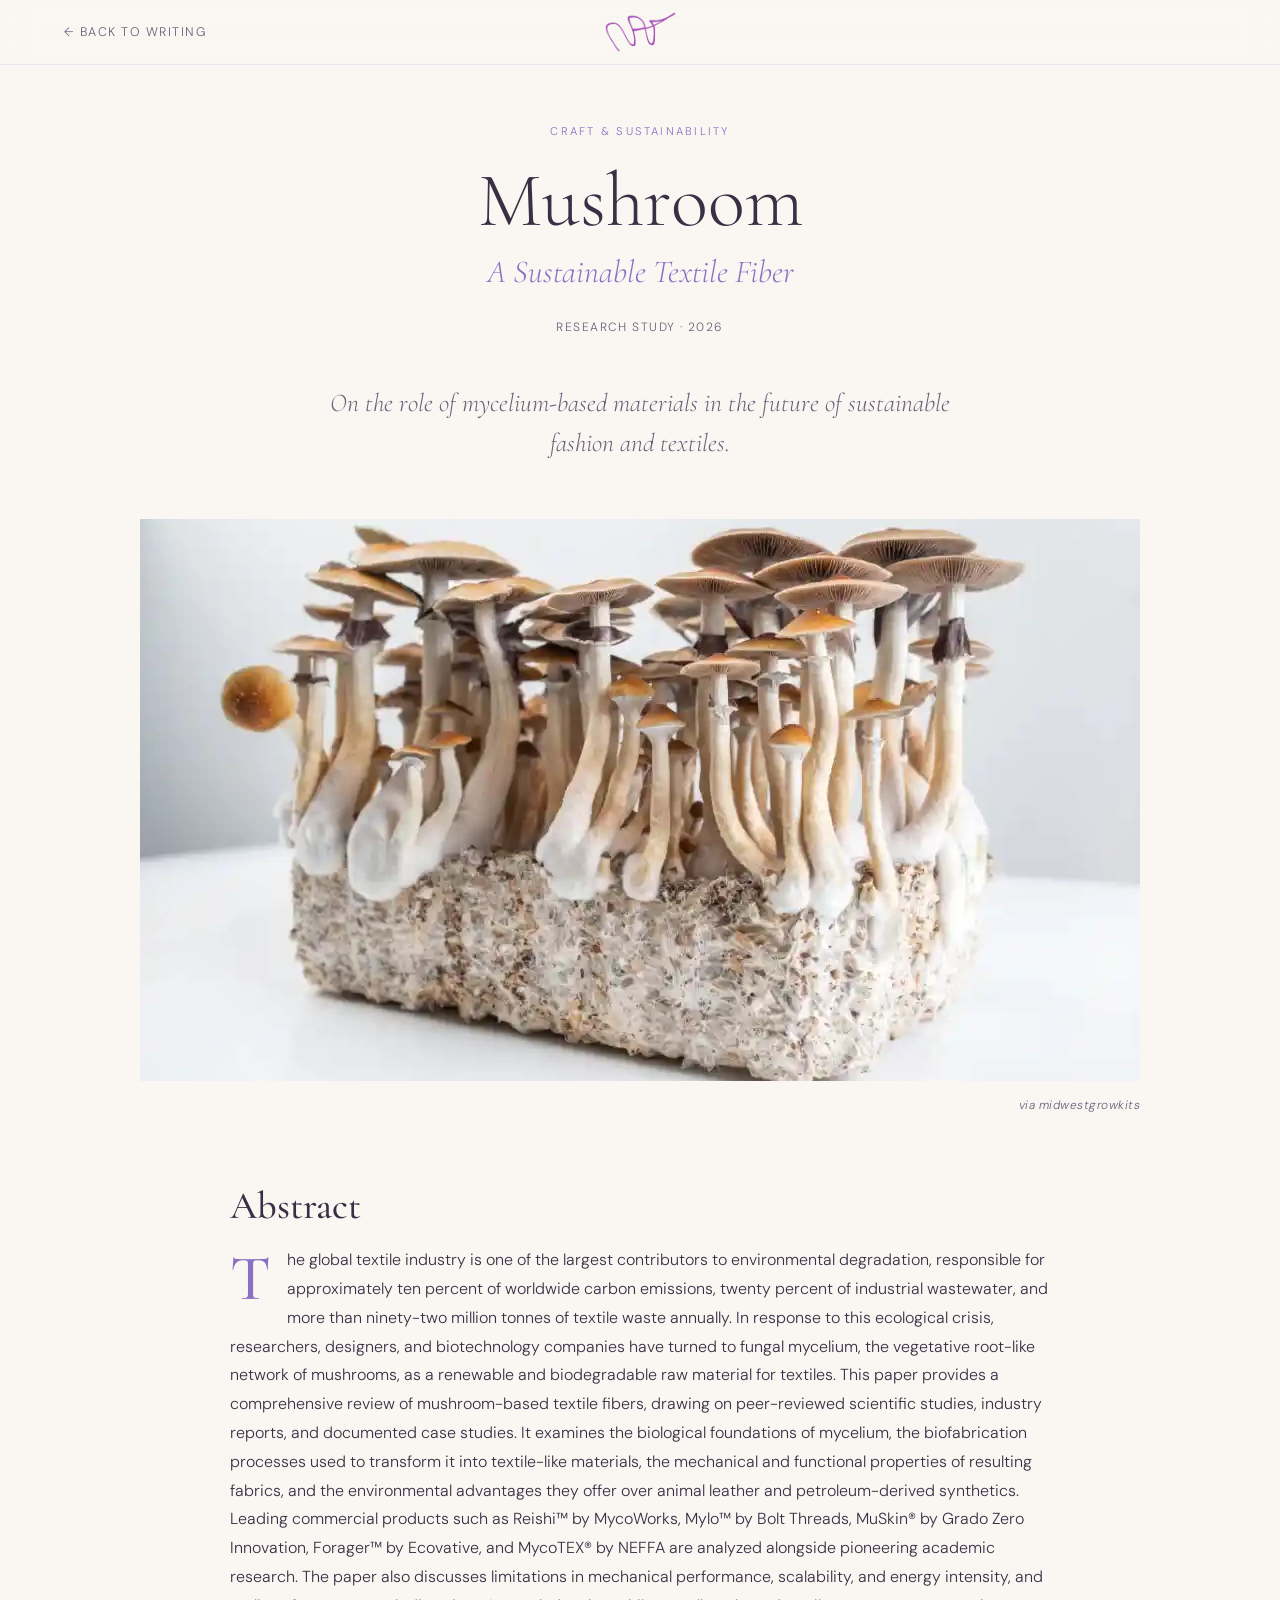
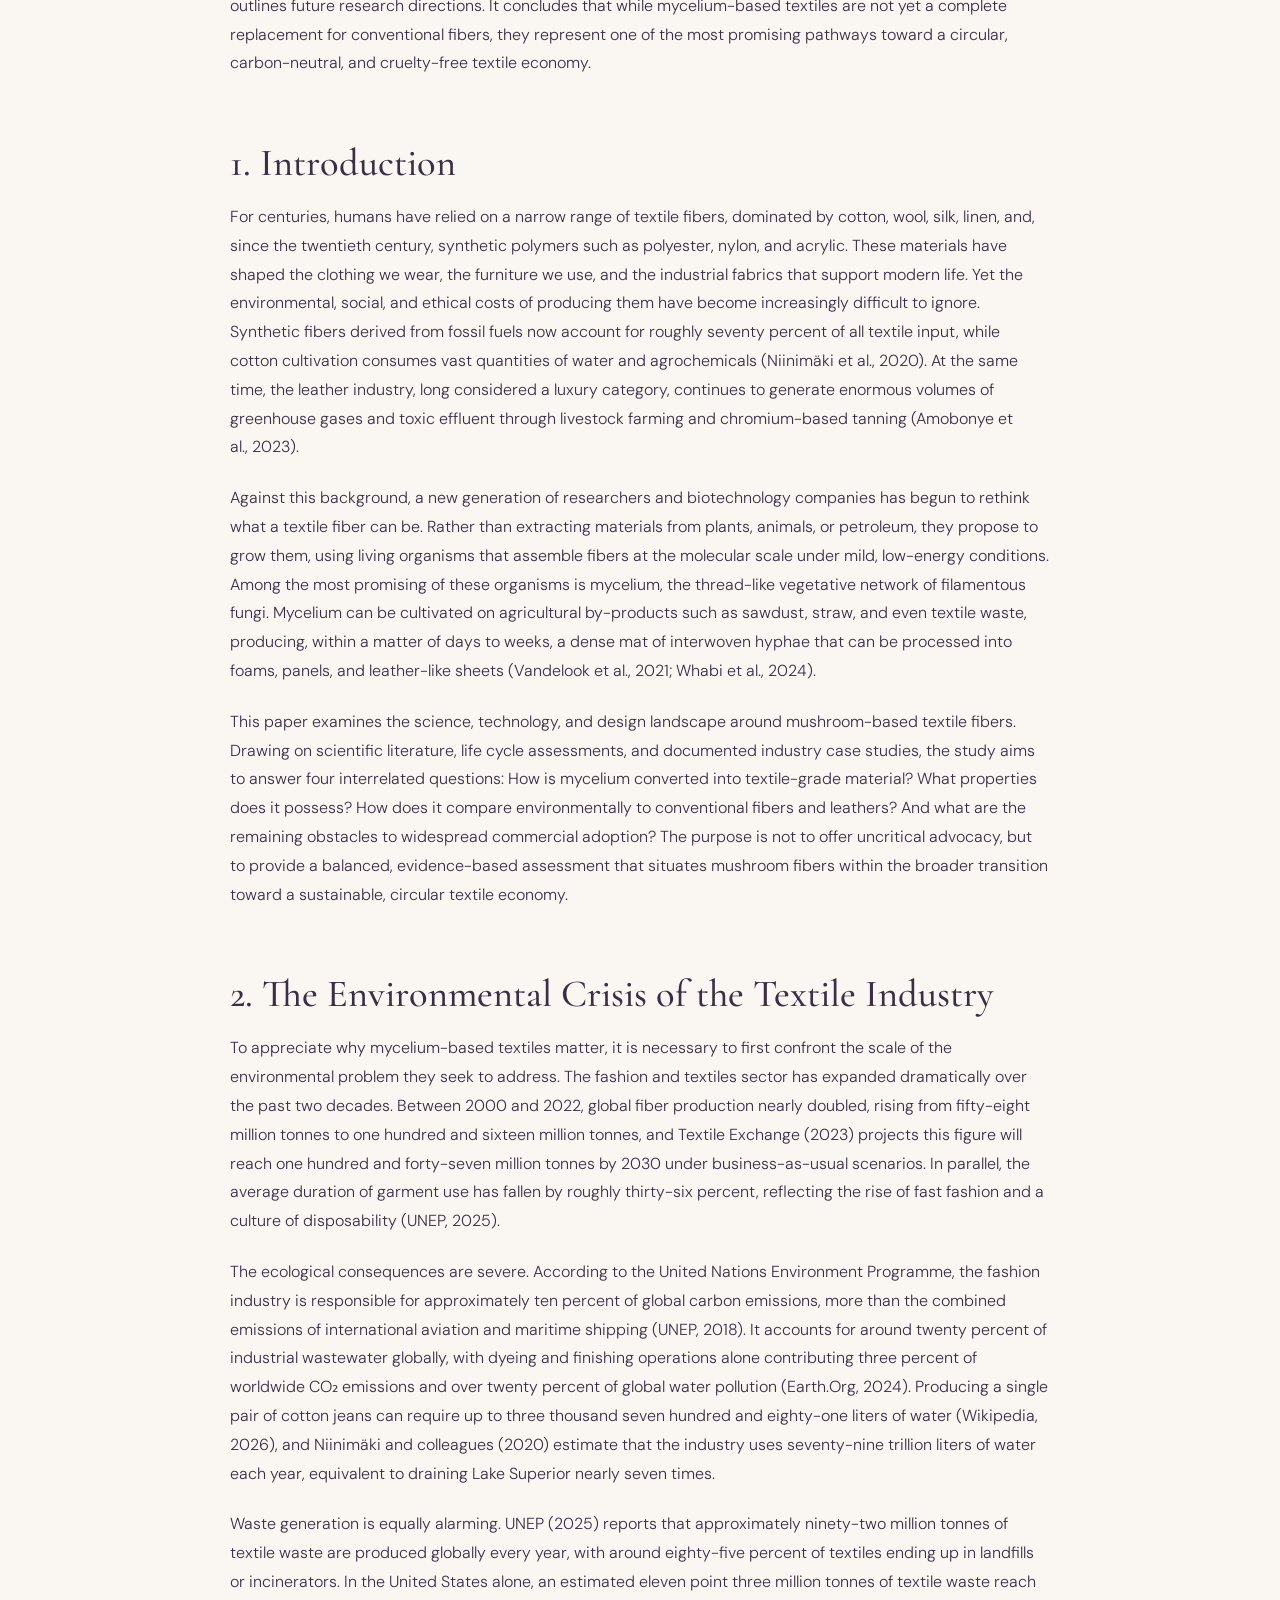
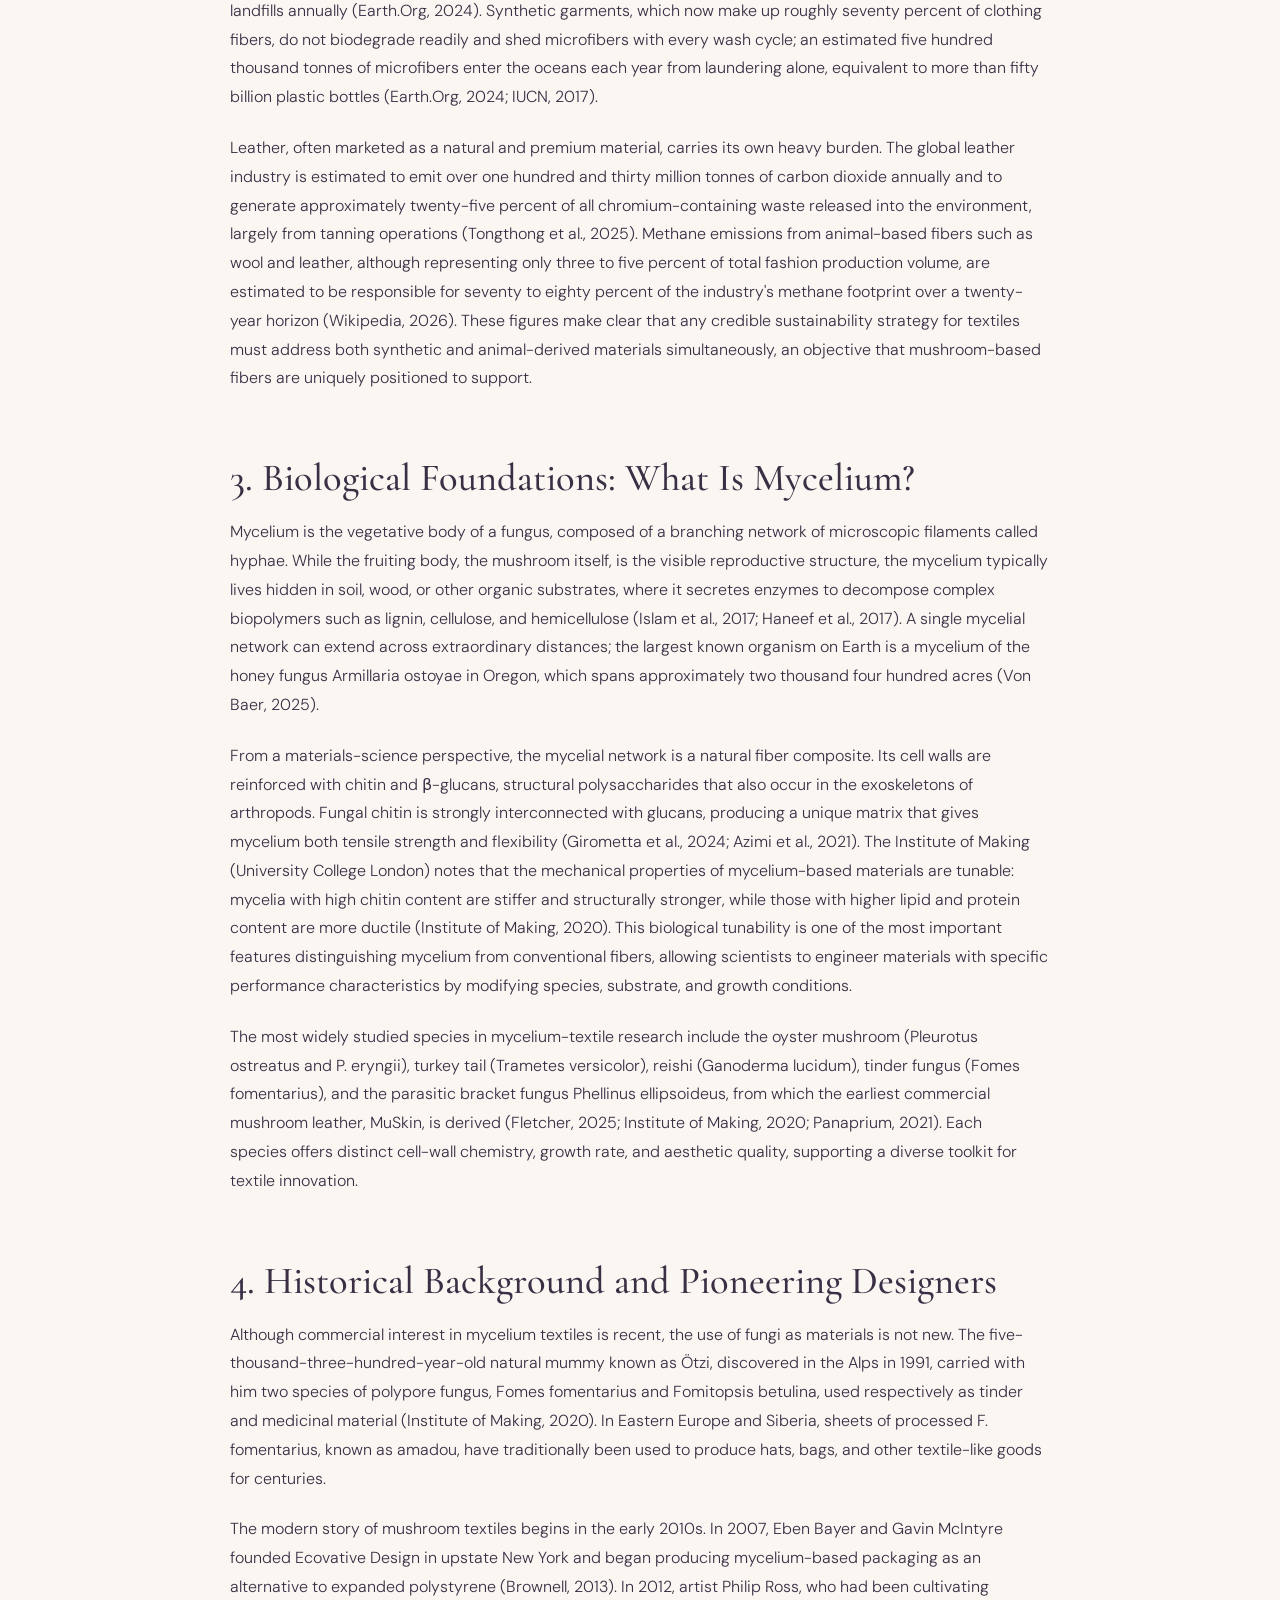
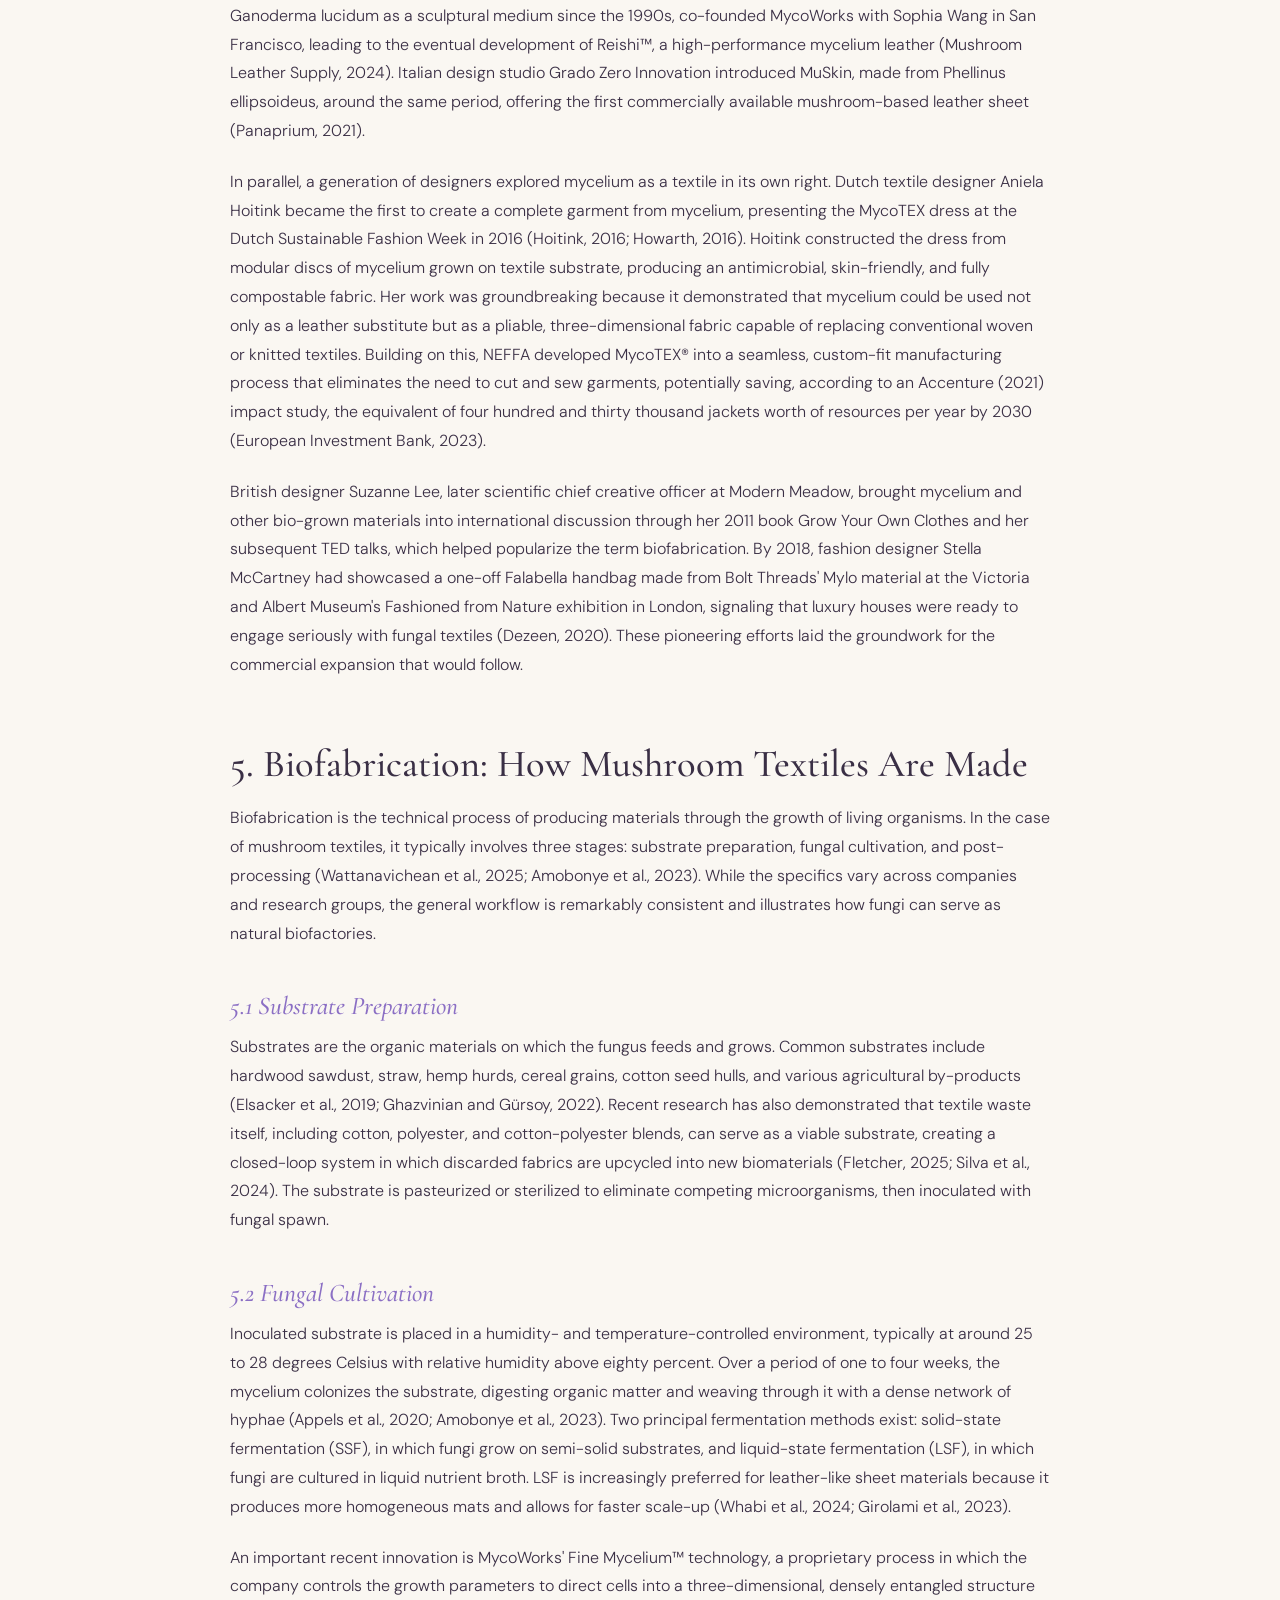
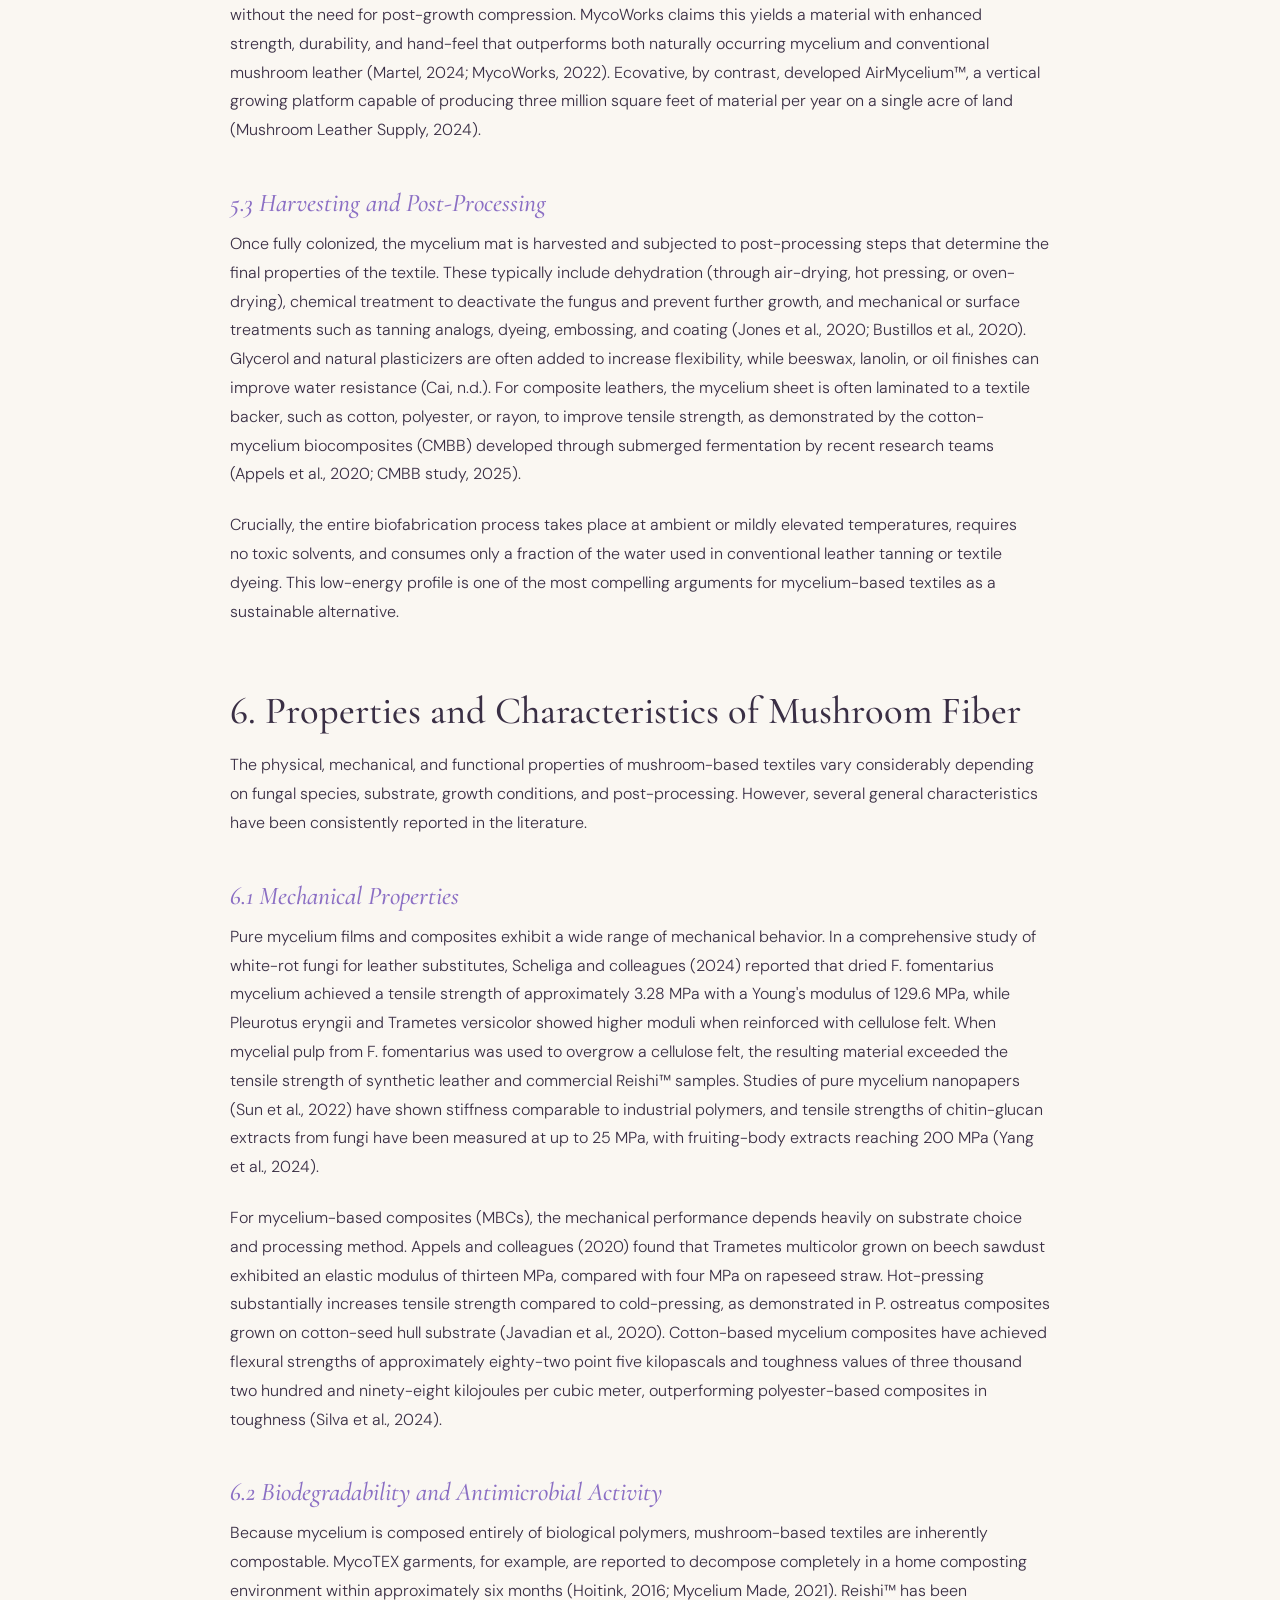
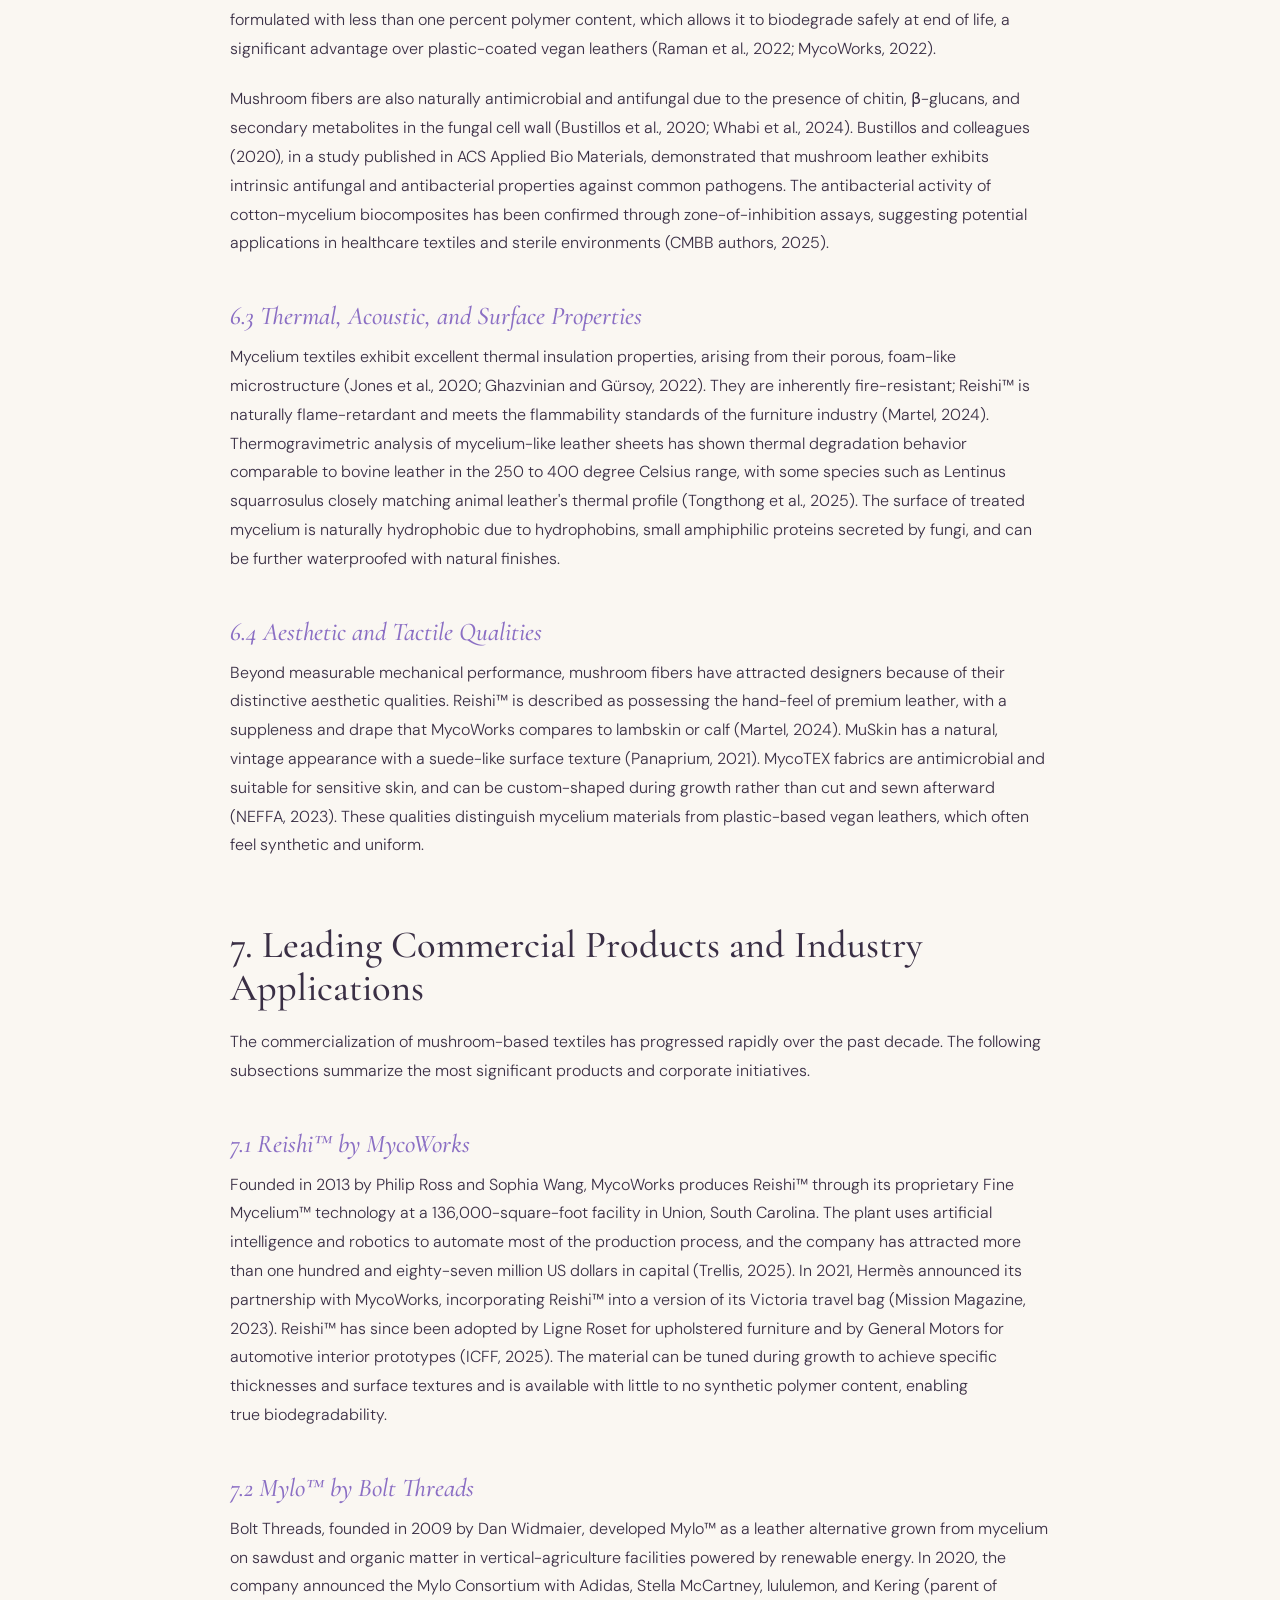
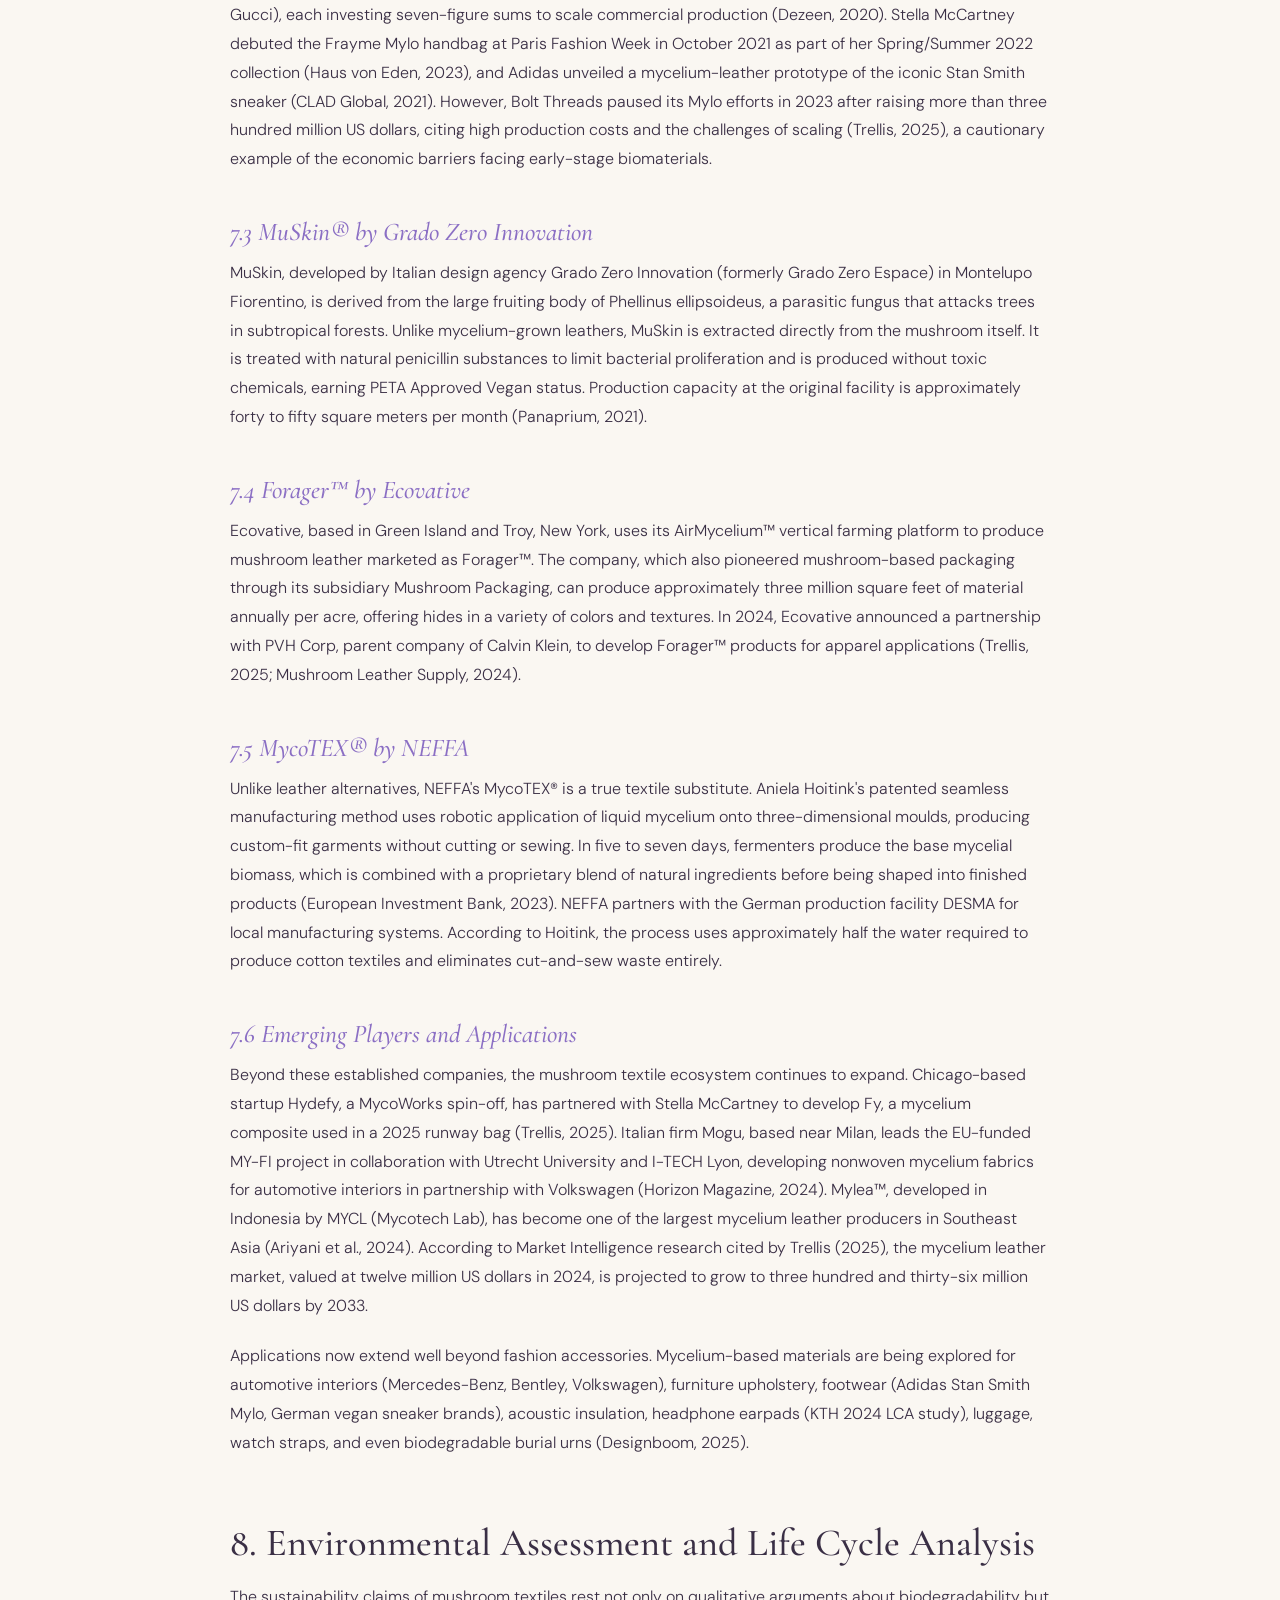
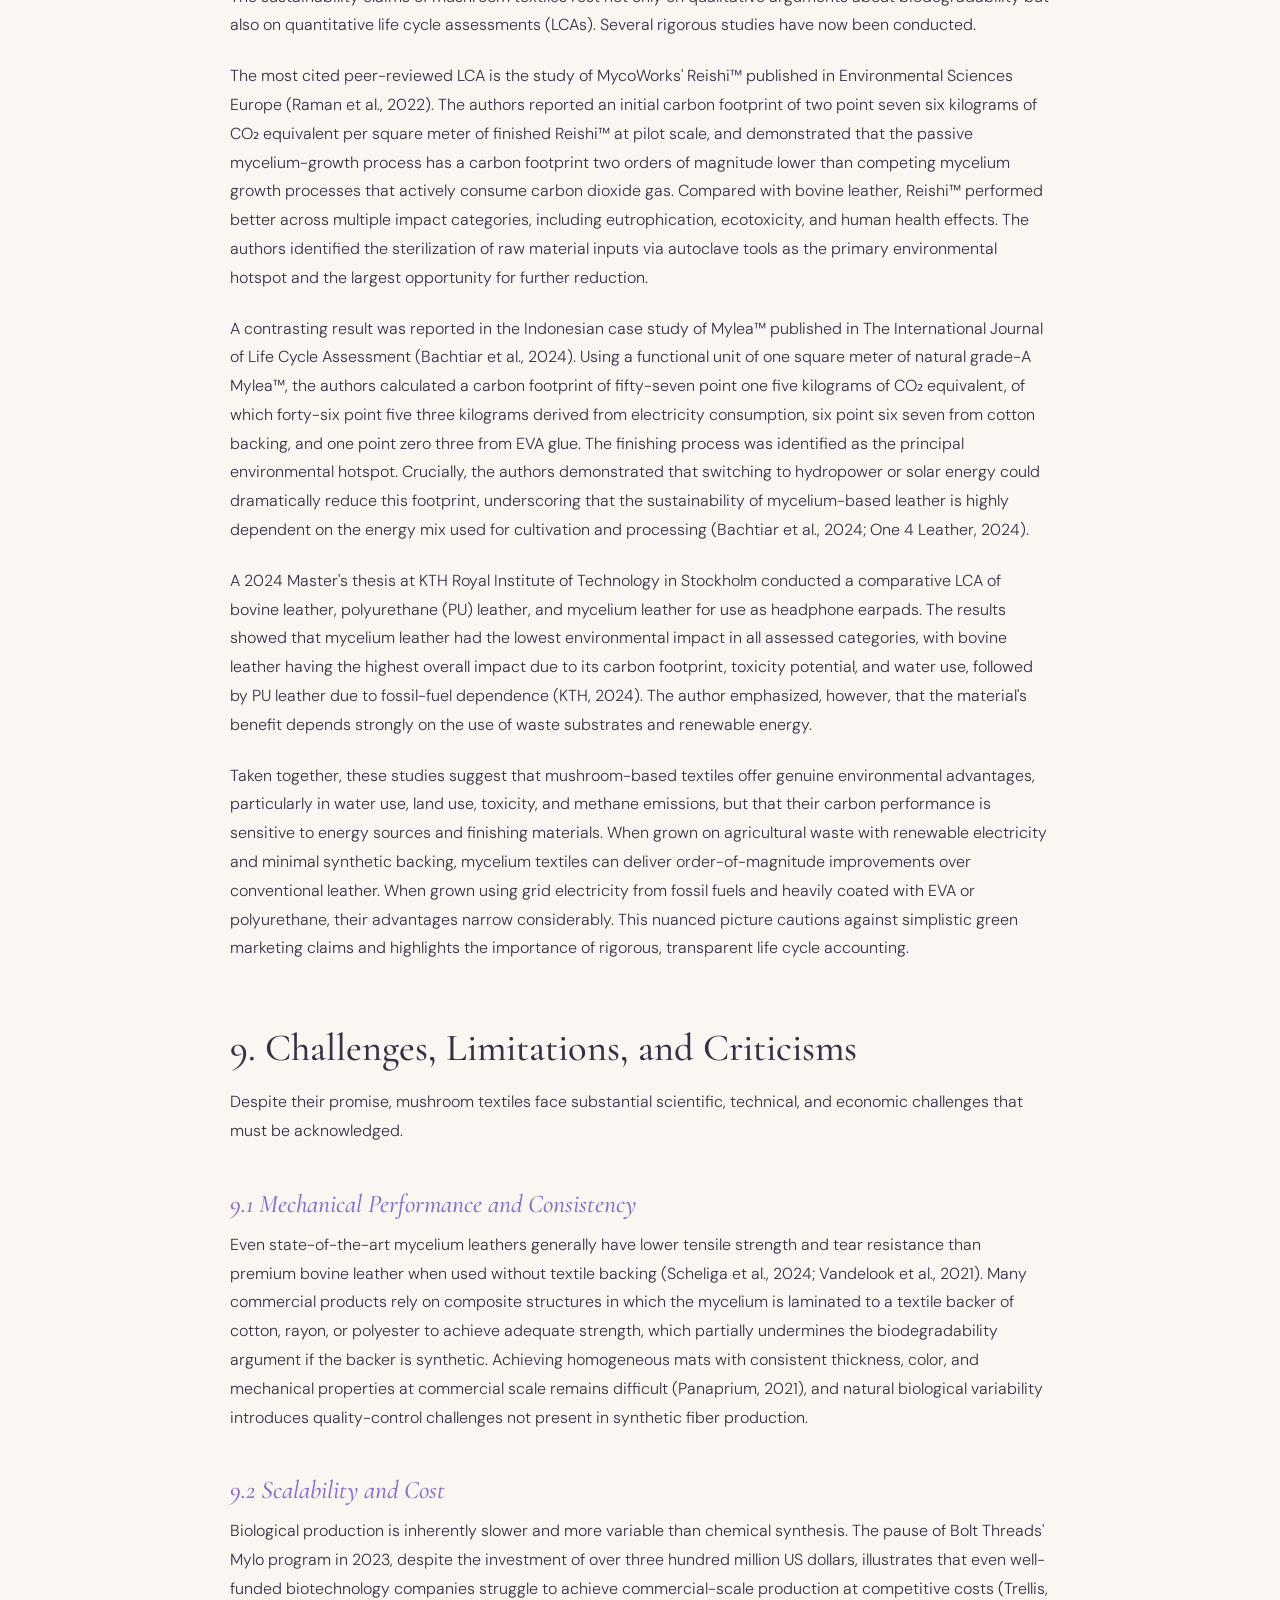
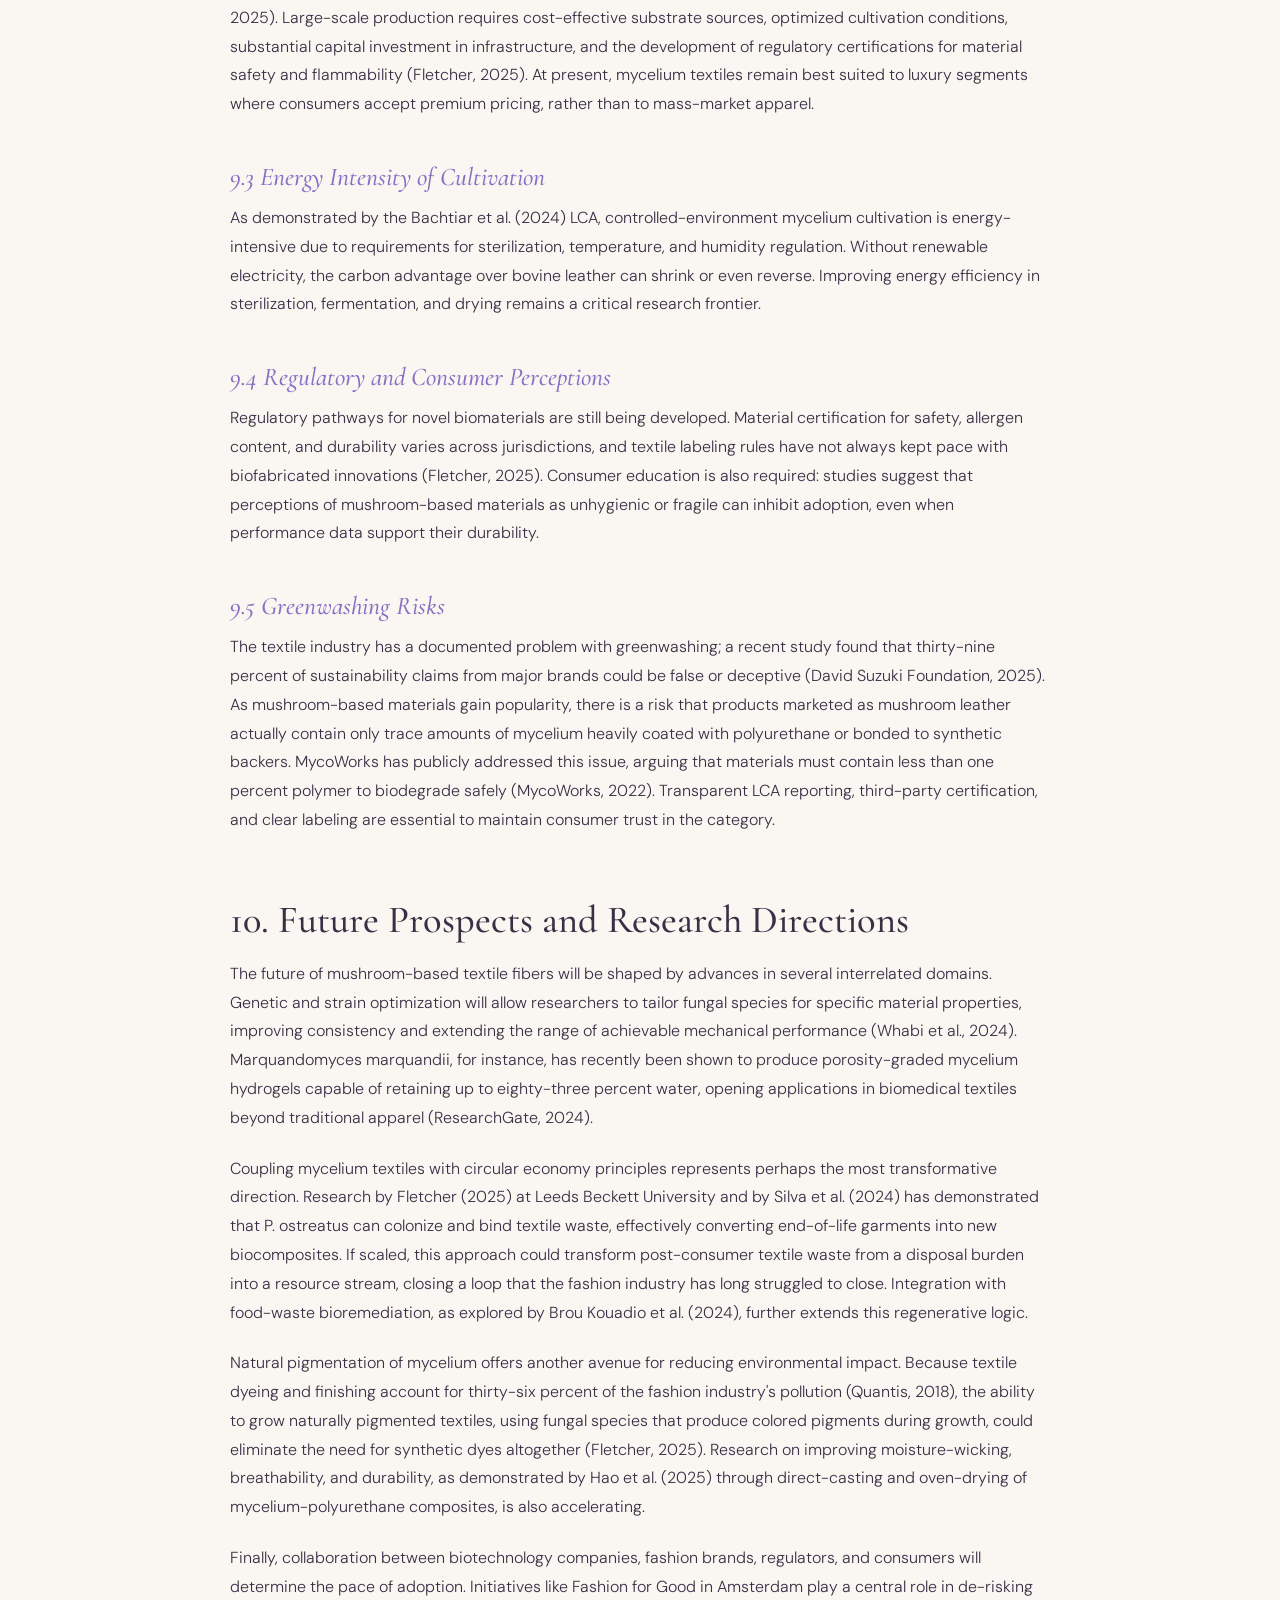
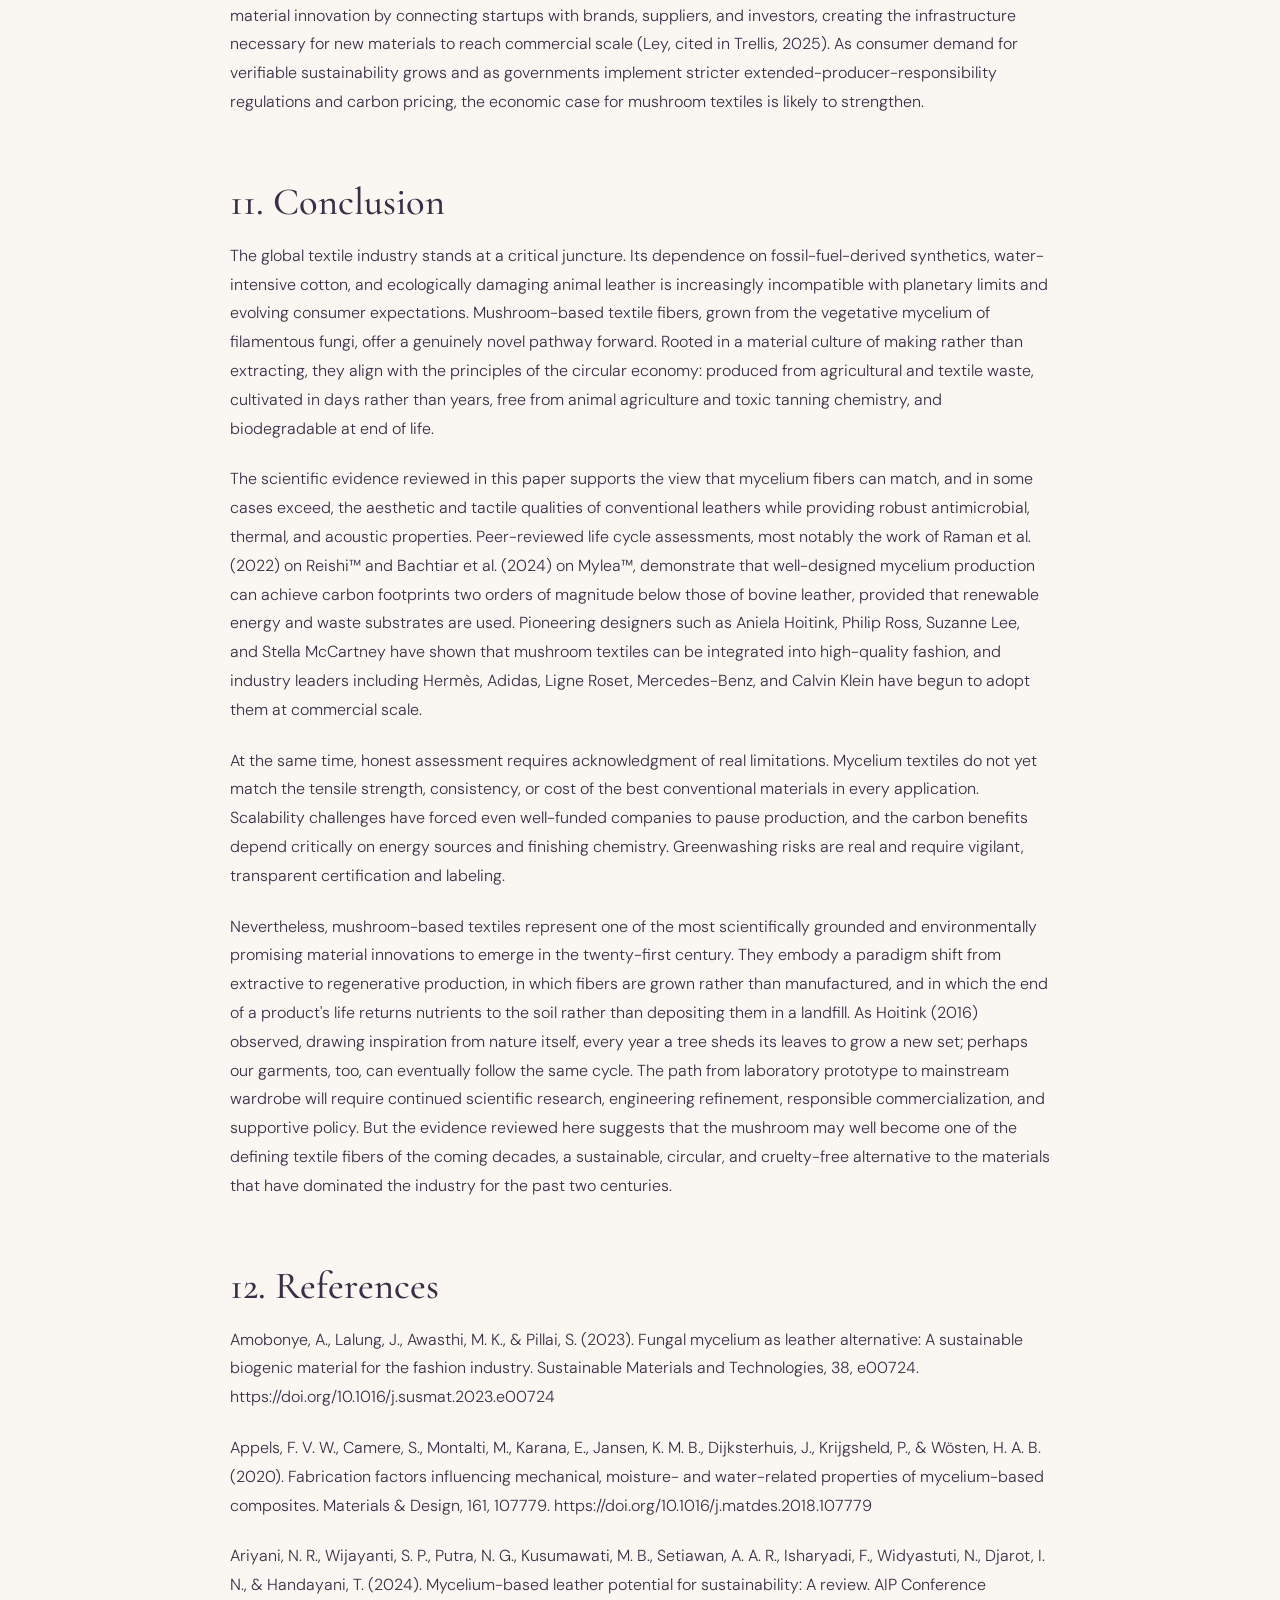
<file: mushroom-textile.html>
<!DOCTYPE html>
<html lang="en">
<head>
  <meta charset="UTF-8" />
  <meta name="viewport" content="width=device-width, initial-scale=1.0" />
  <title>Mushroom, A Sustainable Textile Fiber · Natalie Almasri</title>
  <link rel="preconnect" href="https://fonts.googleapis.com" />
  <link rel="preconnect" href="https://fonts.gstatic.com" crossorigin />
  <link href="https://fonts.googleapis.com/css2?family=Cormorant+Garamond:ital,wght@0,300;0,400;0,500;0,600;1,300;1,400&display=swap" rel="stylesheet" />
  <link href="https://fonts.googleapis.com/css2?family=DM+Sans:ital,opsz,wght@0,9..40,300;0,9..40,400;0,9..40,500;1,9..40,300&display=swap" rel="stylesheet" />
  <style>
    :root{
      --cream:#FAF7F2; --cream2:#F3EDE3; --parchment:#EDE3D5;
      --lavender:#C8B4E8; --lavender2:#B09AD8; --lavender3:#8B6FC4;
      --ink:#1C1720; --ink2:#3A2F45; --ink3:#6B5F7A;
      --font-display:'Cormorant Garamond',Georgia,serif;
      --font-body:'DM Sans',system-ui,sans-serif;
      --ease-out:cubic-bezier(0.16,1,0.3,1);
    }
    *,*::before,*::after{box-sizing:border-box;margin:0;padding:0;}
    html{scroll-behavior:smooth;}
    body{background:var(--cream);color:var(--ink);font-family:var(--font-body);font-weight:300;overflow-x:hidden;}
    ::-webkit-scrollbar{width:4px;}
    ::-webkit-scrollbar-track{background:var(--cream2);}
    ::-webkit-scrollbar-thumb{background:var(--lavender2);border-radius:2px;}
    .article-nav{position:fixed;top:0;left:0;right:0;height:64px;z-index:50;display:grid;grid-template-columns:1fr auto 1fr;align-items:center;padding:0 clamp(20px,5vw,64px);background:rgba(250,247,242,0.88);backdrop-filter:blur(16px);box-shadow:0 1px 0 rgba(200,180,232,0.25);transition:transform 0.45s var(--ease-out);}
    .article-nav.nav-hidden{transform:translateY(-100%);}
    .back-link{display:inline-flex;align-items:center;gap:10px;font-family:var(--font-body);font-size:0.78rem;letter-spacing:0.12em;text-transform:uppercase;color:var(--ink3);text-decoration:none;transition:color 0.3s,gap 0.3s var(--ease-out);}
    .back-link:hover{color:var(--lavender3);gap:14px;}
    .article-nav .brand{grid-column:2;justify-self:center;display:flex;align-items:center;height:42px;text-decoration:none;}
    .article-nav .brand img{height:100%;width:auto;display:block;}
    .article-hero{padding:calc(64px + 60px) clamp(20px,5vw,64px) 0;max-width:860px;margin:0 auto;text-align:center;}
    .article-tag{font-family:var(--font-body);font-size:0.7rem;letter-spacing:0.2em;text-transform:uppercase;color:var(--lavender3);margin-bottom:24px;opacity:0;animation:fadeUp 0.9s 0.1s var(--ease-out) forwards;}
    .article-title{font-family:var(--font-display);font-weight:300;font-size:clamp(2.6rem,6vw,5rem);line-height:1.02;color:var(--ink2);margin-bottom:12px;opacity:0;animation:fadeUp 0.9s 0.25s var(--ease-out) forwards;}
    .article-subtitle{font-family:var(--font-display);font-style:italic;font-weight:300;font-size:clamp(1.3rem,3vw,2rem);color:var(--lavender3);margin-bottom:28px;opacity:0;animation:fadeUp 0.9s 0.35s var(--ease-out) forwards;}
    .article-meta{font-family:var(--font-body);font-size:0.75rem;letter-spacing:0.12em;text-transform:uppercase;color:var(--ink3);margin-bottom:48px;opacity:0;animation:fadeUp 0.9s 0.45s var(--ease-out) forwards;}
    .article-intro{font-family:var(--font-display);font-style:italic;font-weight:300;font-size:clamp(1.2rem,2.4vw,1.6rem);line-height:1.55;color:var(--ink3);max-width:640px;margin:0 auto 56px;opacity:0;animation:fadeUp 0.9s 0.55s var(--ease-out) forwards;}
    .hero-image{width:100%;max-width:1000px;margin:0 auto 16px;aspect-ratio:16/9;overflow:hidden;background:var(--cream2);opacity:0;animation:fadeIn 1.2s 0.5s var(--ease-out) forwards;}
    
    .hero-credit{max-width:1000px;margin:0 auto 72px;text-align:right;font-family:var(--font-body);font-size:0.74rem;letter-spacing:0.04em;color:var(--ink3);font-style:italic;opacity:0;animation:fadeIn 1.2s 0.7s var(--ease-out) forwards;}
    .article-body{max-width:900px;margin:0 auto;padding:0 clamp(24px,6vw,40px) 80px;}
    .article-foot{border-top:1px solid var(--parchment);max-width:860px;margin:0 auto;padding:40px clamp(20px,5vw,24px) 80px;display:flex;justify-content:space-between;gap:24px;flex-wrap:wrap;}
    .foot-link{text-decoration:none;max-width:46%;}
    .foot-link.next{text-align:right;margin-left:auto;}
    .foot-dir{font-family:var(--font-body);font-size:0.68rem;letter-spacing:0.16em;text-transform:uppercase;color:var(--ink3);margin-bottom:8px;display:block;}
    .foot-title{font-family:var(--font-display);font-size:1.4rem;font-weight:400;color:var(--ink2);line-height:1.2;transition:color 0.3s;}
    .foot-link:hover .foot-title{color:var(--lavender3);}
    @keyframes fadeUp{from{opacity:0;transform:translateY(24px);}to{opacity:1;transform:translateY(0);}}
    @keyframes fadeIn{from{opacity:0;}to{opacity:1;}}
    @media(max-width:600px){.article-nav .brand{display:none;}.foot-link{max-width:100%;}}
    /* long-form reading */
    .article-p{font-family:var(--font-body);font-size:1rem;line-height:1.8;color:var(--ink2);margin-bottom:22px;text-wrap:pretty;}
    .article-lead-p::first-letter{font-family:var(--font-display);font-size:4rem;font-weight:500;float:left;line-height:0.78;padding:8px 16px 0 0;color:var(--lavender3);}
    .article-h2{font-family:var(--font-display);font-size:clamp(1.8rem,3.4vw,2.4rem);font-weight:500;color:var(--ink2);line-height:1.12;margin:64px 0 18px;}
    .article-h3{font-family:var(--font-display);font-style:italic;font-size:clamp(1.3rem,2.4vw,1.6rem);font-weight:500;color:var(--lavender3);margin:42px 0 12px;}
    .article-h4{font-family:var(--font-body);font-size:0.8rem;font-weight:600;letter-spacing:0.12em;text-transform:uppercase;color:var(--ink3);margin:32px 0 10px;}
    .article-ul{margin:8px 0 26px;padding-left:24px;}
    .article-ul li{font-family:var(--font-body);font-size:1rem;line-height:1.7;color:var(--ink2);margin-bottom:10px;padding-left:6px;}
    .article-ul li::marker{color:var(--lavender3);}
    .article-quote{margin:40px 0;padding:6px 0 6px 30px;border-left:3px solid var(--lavender3);font-family:var(--font-display);font-style:italic;font-size:1.45rem;line-height:1.5;color:var(--ink2);}
    .article-figure-img{margin:48px 0;}
    .article-figure-img img{width:100%;height:auto;display:block;border-radius:4px;}
    .article-figure{margin:52px 0 8px;}
    
    .article-figcaption{font-family:var(--font-body);font-size:0.74rem;letter-spacing:0.04em;color:var(--ink3);text-align:center;margin-top:12px;font-style:italic;}
  .img-placeholder{width:100%;height:100%;background:linear-gradient(135deg, #C8B4E8 0%, #E8C4C4 40%, #F3EDE3 70%, #A8C4A2 100%);display:flex;align-items:center;justify-content:center;position:relative;overflow:hidden;}.img-placeholder::before{content:'';position:absolute;inset:0;background-image:repeating-linear-gradient(-45deg,transparent,transparent 14px,rgba(255,255,255,0.08) 14px,rgba(255,255,255,0.08) 15px);}.img-placeholder .cap{position:relative;z-index:1;font-family:var(--font-body);font-size:0.7rem;letter-spacing:0.14em;text-transform:uppercase;color:rgba(80,60,110,0.55);}
  </style>
</head>
<body>
  <nav class="article-nav">
    <a href="index.html#blog" class="back-link">← Back to Writing</a>
    <a href="index.html" class="brand"><img src="uploads/signature-cropped.png" alt="Natalie Almasri" /></a>
  </nav>

  <header class="article-hero" data-screen-label="Article: Mushroom">
    <p class="article-tag">Craft &amp; Sustainability</p>
    <h1 class="article-title">Mushroom</h1>
    <p class="article-subtitle">A Sustainable Textile Fiber</p>
    <p class="article-meta">Research Study · 2026</p>
    <p class="article-intro">On the role of mycelium-based materials in the future of sustainable fashion and textiles.</p>
  </header>

  <div class="hero-image">
    <img src="uploads/mushroom-indoor-copy.webp" alt="Mushroom Textile cover" style="width:100%;height:100%;object-fit:cover;display:block;" />
  </div>
  <p class="hero-credit">via midwestgrowkits</p>

  <article class="article-body">
      <h2 class="article-h2">Abstract</h2>
      <p class="article-p article-lead-p">The global textile industry is one of the largest contributors to environmental degradation, responsible for approximately ten percent of worldwide carbon emissions, twenty percent of industrial wastewater, and more than ninety-two million tonnes of textile waste annually. In response to this ecological crisis, researchers, designers, and biotechnology companies have turned to fungal mycelium, the vegetative root-like network of mushrooms, as a renewable and biodegradable raw material for textiles. This paper provides a comprehensive review of mushroom-based textile fibers, drawing on peer-reviewed scientific studies, industry reports, and documented case studies. It examines the biological foundations of mycelium, the biofabrication processes used to transform it into textile-like materials, the mechanical and functional properties of resulting fabrics, and the environmental advantages they offer over animal leather and petroleum-derived synthetics. Leading commercial products such as Reishi™ by MycoWorks, Mylo™ by Bolt Threads, MuSkin® by Grado Zero Innovation, Forager™ by Ecovative, and MycoTEX® by NEFFA are analyzed alongside pioneering academic research. The paper also discusses limitations in mechanical performance, scalability, and energy intensity, and outlines future research directions. It concludes that while mycelium-based textiles are not yet a complete replacement for conventional fibers, they represent one of the most promising pathways toward a circular, carbon-neutral, and cruelty-free textile economy.</p>
      <h2 class="article-h2">1. Introduction</h2>
      <p class="article-p">For centuries, humans have relied on a narrow range of textile fibers, dominated by cotton, wool, silk, linen, and, since the twentieth century, synthetic polymers such as polyester, nylon, and acrylic. These materials have shaped the clothing we wear, the furniture we use, and the industrial fabrics that support modern life. Yet the environmental, social, and ethical costs of producing them have become increasingly difficult to ignore. Synthetic fibers derived from fossil fuels now account for roughly seventy percent of all textile input, while cotton cultivation consumes vast quantities of water and agrochemicals (Niinimäki et al., 2020). At the same time, the leather industry, long considered a luxury category, continues to generate enormous volumes of greenhouse gases and toxic effluent through livestock farming and chromium-based tanning (Amobonye et al., 2023).</p>
      <p class="article-p">Against this background, a new generation of researchers and biotechnology companies has begun to rethink what a textile fiber can be. Rather than extracting materials from plants, animals, or petroleum, they propose to grow them, using living organisms that assemble fibers at the molecular scale under mild, low-energy conditions. Among the most promising of these organisms is mycelium, the thread-like vegetative network of filamentous fungi. Mycelium can be cultivated on agricultural by-products such as sawdust, straw, and even textile waste, producing, within a matter of days to weeks, a dense mat of interwoven hyphae that can be processed into foams, panels, and leather-like sheets (Vandelook et al., 2021; Whabi et al., 2024).</p>
      <p class="article-p">This paper examines the science, technology, and design landscape around mushroom-based textile fibers. Drawing on scientific literature, life cycle assessments, and documented industry case studies, the study aims to answer four interrelated questions: How is mycelium converted into textile-grade material? What properties does it possess? How does it compare environmentally to conventional fibers and leathers? And what are the remaining obstacles to widespread commercial adoption? The purpose is not to offer uncritical advocacy, but to provide a balanced, evidence-based assessment that situates mushroom fibers within the broader transition toward a sustainable, circular textile economy.</p>
      <h2 class="article-h2">2. The Environmental Crisis of the Textile Industry</h2>
      <p class="article-p">To appreciate why mycelium-based textiles matter, it is necessary to first confront the scale of the environmental problem they seek to address. The fashion and textiles sector has expanded dramatically over the past two decades. Between 2000 and 2022, global fiber production nearly doubled, rising from fifty-eight million tonnes to one hundred and sixteen million tonnes, and Textile Exchange (2023) projects this figure will reach one hundred and forty-seven million tonnes by 2030 under business-as-usual scenarios. In parallel, the average duration of garment use has fallen by roughly thirty-six percent, reflecting the rise of fast fashion and a culture of disposability (UNEP, 2025).</p>
      <p class="article-p">The ecological consequences are severe. According to the United Nations Environment Programme, the fashion industry is responsible for approximately ten percent of global carbon emissions, more than the combined emissions of international aviation and maritime shipping (UNEP, 2018). It accounts for around twenty percent of industrial wastewater globally, with dyeing and finishing operations alone contributing three percent of worldwide CO₂ emissions and over twenty percent of global water pollution (Earth.Org, 2024). Producing a single pair of cotton jeans can require up to three thousand seven hundred and eighty-one liters of water (Wikipedia, 2026), and Niinimäki and colleagues (2020) estimate that the industry uses seventy-nine trillion liters of water each year, equivalent to draining Lake Superior nearly seven times.</p>
      <p class="article-p">Waste generation is equally alarming. UNEP (2025) reports that approximately ninety-two million tonnes of textile waste are produced globally every year, with around eighty-five percent of textiles ending up in landfills or incinerators. In the United States alone, an estimated eleven point three million tonnes of textile waste reach landfills annually (Earth.Org, 2024). Synthetic garments, which now make up roughly seventy percent of clothing fibers, do not biodegrade readily and shed microfibers with every wash cycle; an estimated five hundred thousand tonnes of microfibers enter the oceans each year from laundering alone, equivalent to more than fifty billion plastic bottles (Earth.Org, 2024; IUCN, 2017).</p>
      <p class="article-p">Leather, often marketed as a natural and premium material, carries its own heavy burden. The global leather industry is estimated to emit over one hundred and thirty million tonnes of carbon dioxide annually and to generate approximately twenty-five percent of all chromium-containing waste released into the environment, largely from tanning operations (Tongthong et al., 2025). Methane emissions from animal-based fibers such as wool and leather, although representing only three to five percent of total fashion production volume, are estimated to be responsible for seventy to eighty percent of the industry's methane footprint over a twenty-year horizon (Wikipedia, 2026). These figures make clear that any credible sustainability strategy for textiles must address both synthetic and animal-derived materials simultaneously, an objective that mushroom-based fibers are uniquely positioned to support.</p>
      <h2 class="article-h2">3. Biological Foundations: What Is Mycelium?</h2>
      <p class="article-p">Mycelium is the vegetative body of a fungus, composed of a branching network of microscopic filaments called hyphae. While the fruiting body, the mushroom itself, is the visible reproductive structure, the mycelium typically lives hidden in soil, wood, or other organic substrates, where it secretes enzymes to decompose complex biopolymers such as lignin, cellulose, and hemicellulose (Islam et al., 2017; Haneef et al., 2017). A single mycelial network can extend across extraordinary distances; the largest known organism on Earth is a mycelium of the honey fungus Armillaria ostoyae in Oregon, which spans approximately two thousand four hundred acres (Von Baer, 2025).</p>
      <p class="article-p">From a materials-science perspective, the mycelial network is a natural fiber composite. Its cell walls are reinforced with chitin and β-glucans, structural polysaccharides that also occur in the exoskeletons of arthropods. Fungal chitin is strongly interconnected with glucans, producing a unique matrix that gives mycelium both tensile strength and flexibility (Girometta et al., 2024; Azimi et al., 2021). The Institute of Making (University College London) notes that the mechanical properties of mycelium-based materials are tunable: mycelia with high chitin content are stiffer and structurally stronger, while those with higher lipid and protein content are more ductile (Institute of Making, 2020). This biological tunability is one of the most important features distinguishing mycelium from conventional fibers, allowing scientists to engineer materials with specific performance characteristics by modifying species, substrate, and growth conditions.</p>
      <p class="article-p">The most widely studied species in mycelium-textile research include the oyster mushroom (Pleurotus ostreatus and P. eryngii), turkey tail (Trametes versicolor), reishi (Ganoderma lucidum), tinder fungus (Fomes fomentarius), and the parasitic bracket fungus Phellinus ellipsoideus, from which the earliest commercial mushroom leather, MuSkin, is derived (Fletcher, 2025; Institute of Making, 2020; Panaprium, 2021). Each species offers distinct cell-wall chemistry, growth rate, and aesthetic quality, supporting a diverse toolkit for textile innovation.</p>
      <h2 class="article-h2">4. Historical Background and Pioneering Designers</h2>
      <p class="article-p">Although commercial interest in mycelium textiles is recent, the use of fungi as materials is not new. The five-thousand-three-hundred-year-old natural mummy known as Ötzi, discovered in the Alps in 1991, carried with him two species of polypore fungus, Fomes fomentarius and Fomitopsis betulina, used respectively as tinder and medicinal material (Institute of Making, 2020). In Eastern Europe and Siberia, sheets of processed F. fomentarius, known as amadou, have traditionally been used to produce hats, bags, and other textile-like goods for centuries.</p>
      <p class="article-p">The modern story of mushroom textiles begins in the early 2010s. In 2007, Eben Bayer and Gavin McIntyre founded Ecovative Design in upstate New York and began producing mycelium-based packaging as an alternative to expanded polystyrene (Brownell, 2013). In 2012, artist Philip Ross, who had been cultivating Ganoderma lucidum as a sculptural medium since the 1990s, co-founded MycoWorks with Sophia Wang in San Francisco, leading to the eventual development of Reishi™, a high-performance mycelium leather (Mushroom Leather Supply, 2024). Italian design studio Grado Zero Innovation introduced MuSkin, made from Phellinus ellipsoideus, around the same period, offering the first commercially available mushroom-based leather sheet (Panaprium, 2021).</p>
      <p class="article-p">In parallel, a generation of designers explored mycelium as a textile in its own right. Dutch textile designer Aniela Hoitink became the first to create a complete garment from mycelium, presenting the MycoTEX dress at the Dutch Sustainable Fashion Week in 2016 (Hoitink, 2016; Howarth, 2016). Hoitink constructed the dress from modular discs of mycelium grown on textile substrate, producing an antimicrobial, skin-friendly, and fully compostable fabric. Her work was groundbreaking because it demonstrated that mycelium could be used not only as a leather substitute but as a pliable, three-dimensional fabric capable of replacing conventional woven or knitted textiles. Building on this, NEFFA developed MycoTEX® into a seamless, custom-fit manufacturing process that eliminates the need to cut and sew garments, potentially saving, according to an Accenture (2021) impact study, the equivalent of four hundred and thirty thousand jackets worth of resources per year by 2030 (European Investment Bank, 2023).</p>
      <p class="article-p">British designer Suzanne Lee, later scientific chief creative officer at Modern Meadow, brought mycelium and other bio-grown materials into international discussion through her 2011 book Grow Your Own Clothes and her subsequent TED talks, which helped popularize the term biofabrication. By 2018, fashion designer Stella McCartney had showcased a one-off Falabella handbag made from Bolt Threads' Mylo material at the Victoria and Albert Museum's Fashioned from Nature exhibition in London, signaling that luxury houses were ready to engage seriously with fungal textiles (Dezeen, 2020). These pioneering efforts laid the groundwork for the commercial expansion that would follow.</p>
      <h2 class="article-h2">5. Biofabrication: How Mushroom Textiles Are Made</h2>
      <p class="article-p">Biofabrication is the technical process of producing materials through the growth of living organisms. In the case of mushroom textiles, it typically involves three stages: substrate preparation, fungal cultivation, and post-processing (Wattanavichean et al., 2025; Amobonye et al., 2023). While the specifics vary across companies and research groups, the general workflow is remarkably consistent and illustrates how fungi can serve as natural biofactories.</p>
      <h3 class="article-h3">5.1 Substrate Preparation</h3>
      <p class="article-p">Substrates are the organic materials on which the fungus feeds and grows. Common substrates include hardwood sawdust, straw, hemp hurds, cereal grains, cotton seed hulls, and various agricultural by-products (Elsacker et al., 2019; Ghazvinian and Gürsoy, 2022). Recent research has also demonstrated that textile waste itself, including cotton, polyester, and cotton-polyester blends, can serve as a viable substrate, creating a closed-loop system in which discarded fabrics are upcycled into new biomaterials (Fletcher, 2025; Silva et al., 2024). The substrate is pasteurized or sterilized to eliminate competing microorganisms, then inoculated with fungal spawn.</p>
      <h3 class="article-h3">5.2 Fungal Cultivation</h3>
      <p class="article-p">Inoculated substrate is placed in a humidity- and temperature-controlled environment, typically at around 25 to 28 degrees Celsius with relative humidity above eighty percent. Over a period of one to four weeks, the mycelium colonizes the substrate, digesting organic matter and weaving through it with a dense network of hyphae (Appels et al., 2020; Amobonye et al., 2023). Two principal fermentation methods exist: solid-state fermentation (SSF), in which fungi grow on semi-solid substrates, and liquid-state fermentation (LSF), in which fungi are cultured in liquid nutrient broth. LSF is increasingly preferred for leather-like sheet materials because it produces more homogeneous mats and allows for faster scale-up (Whabi et al., 2024; Girolami et al., 2023).</p>
      <p class="article-p">An important recent innovation is MycoWorks' Fine Mycelium™ technology, a proprietary process in which the company controls the growth parameters to direct cells into a three-dimensional, densely entangled structure without the need for post-growth compression. MycoWorks claims this yields a material with enhanced strength, durability, and hand-feel that outperforms both naturally occurring mycelium and conventional mushroom leather (Martel, 2024; MycoWorks, 2022). Ecovative, by contrast, developed AirMycelium™, a vertical growing platform capable of producing three million square feet of material per year on a single acre of land (Mushroom Leather Supply, 2024).</p>
      <h3 class="article-h3">5.3 Harvesting and Post-Processing</h3>
      <p class="article-p">Once fully colonized, the mycelium mat is harvested and subjected to post-processing steps that determine the final properties of the textile. These typically include dehydration (through air-drying, hot pressing, or oven-drying), chemical treatment to deactivate the fungus and prevent further growth, and mechanical or surface treatments such as tanning analogs, dyeing, embossing, and coating (Jones et al., 2020; Bustillos et al., 2020). Glycerol and natural plasticizers are often added to increase flexibility, while beeswax, lanolin, or oil finishes can improve water resistance (Cai, n.d.). For composite leathers, the mycelium sheet is often laminated to a textile backer, such as cotton, polyester, or rayon, to improve tensile strength, as demonstrated by the cotton-mycelium biocomposites (CMBB) developed through submerged fermentation by recent research teams (Appels et al., 2020; CMBB study, 2025).</p>
      <p class="article-p">Crucially, the entire biofabrication process takes place at ambient or mildly elevated temperatures, requires no toxic solvents, and consumes only a fraction of the water used in conventional leather tanning or textile dyeing. This low-energy profile is one of the most compelling arguments for mycelium-based textiles as a sustainable alternative.</p>
      <h2 class="article-h2">6. Properties and Characteristics of Mushroom Fiber</h2>
      <p class="article-p">The physical, mechanical, and functional properties of mushroom-based textiles vary considerably depending on fungal species, substrate, growth conditions, and post-processing. However, several general characteristics have been consistently reported in the literature.</p>
      <h3 class="article-h3">6.1 Mechanical Properties</h3>
      <p class="article-p">Pure mycelium films and composites exhibit a wide range of mechanical behavior. In a comprehensive study of white-rot fungi for leather substitutes, Scheliga and colleagues (2024) reported that dried F. fomentarius mycelium achieved a tensile strength of approximately 3.28 MPa with a Young's modulus of 129.6 MPa, while Pleurotus eryngii and Trametes versicolor showed higher moduli when reinforced with cellulose felt. When mycelial pulp from F. fomentarius was used to overgrow a cellulose felt, the resulting material exceeded the tensile strength of synthetic leather and commercial Reishi™ samples. Studies of pure mycelium nanopapers (Sun et al., 2022) have shown stiffness comparable to industrial polymers, and tensile strengths of chitin-glucan extracts from fungi have been measured at up to 25 MPa, with fruiting-body extracts reaching 200 MPa (Yang et al., 2024).</p>
      <p class="article-p">For mycelium-based composites (MBCs), the mechanical performance depends heavily on substrate choice and processing method. Appels and colleagues (2020) found that Trametes multicolor grown on beech sawdust exhibited an elastic modulus of thirteen MPa, compared with four MPa on rapeseed straw. Hot-pressing substantially increases tensile strength compared to cold-pressing, as demonstrated in P. ostreatus composites grown on cotton-seed hull substrate (Javadian et al., 2020). Cotton-based mycelium composites have achieved flexural strengths of approximately eighty-two point five kilopascals and toughness values of three thousand two hundred and ninety-eight kilojoules per cubic meter, outperforming polyester-based composites in toughness (Silva et al., 2024).</p>
      <h3 class="article-h3">6.2 Biodegradability and Antimicrobial Activity</h3>
      <p class="article-p">Because mycelium is composed entirely of biological polymers, mushroom-based textiles are inherently compostable. MycoTEX garments, for example, are reported to decompose completely in a home composting environment within approximately six months (Hoitink, 2016; Mycelium Made, 2021). Reishi™ has been formulated with less than one percent polymer content, which allows it to biodegrade safely at end of life, a significant advantage over plastic-coated vegan leathers (Raman et al., 2022; MycoWorks, 2022).</p>
      <p class="article-p">Mushroom fibers are also naturally antimicrobial and antifungal due to the presence of chitin, β-glucans, and secondary metabolites in the fungal cell wall (Bustillos et al., 2020; Whabi et al., 2024). Bustillos and colleagues (2020), in a study published in ACS Applied Bio Materials, demonstrated that mushroom leather exhibits intrinsic antifungal and antibacterial properties against common pathogens. The antibacterial activity of cotton-mycelium biocomposites has been confirmed through zone-of-inhibition assays, suggesting potential applications in healthcare textiles and sterile environments (CMBB authors, 2025).</p>
      <h3 class="article-h3">6.3 Thermal, Acoustic, and Surface Properties</h3>
      <p class="article-p">Mycelium textiles exhibit excellent thermal insulation properties, arising from their porous, foam-like microstructure (Jones et al., 2020; Ghazvinian and Gürsoy, 2022). They are inherently fire-resistant; Reishi™ is naturally flame-retardant and meets the flammability standards of the furniture industry (Martel, 2024). Thermogravimetric analysis of mycelium-like leather sheets has shown thermal degradation behavior comparable to bovine leather in the 250 to 400 degree Celsius range, with some species such as Lentinus squarrosulus closely matching animal leather's thermal profile (Tongthong et al., 2025). The surface of treated mycelium is naturally hydrophobic due to hydrophobins, small amphiphilic proteins secreted by fungi, and can be further waterproofed with natural finishes.</p>
      <h3 class="article-h3">6.4 Aesthetic and Tactile Qualities</h3>
      <p class="article-p">Beyond measurable mechanical performance, mushroom fibers have attracted designers because of their distinctive aesthetic qualities. Reishi™ is described as possessing the hand-feel of premium leather, with a suppleness and drape that MycoWorks compares to lambskin or calf (Martel, 2024). MuSkin has a natural, vintage appearance with a suede-like surface texture (Panaprium, 2021). MycoTEX fabrics are antimicrobial and suitable for sensitive skin, and can be custom-shaped during growth rather than cut and sewn afterward (NEFFA, 2023). These qualities distinguish mycelium materials from plastic-based vegan leathers, which often feel synthetic and uniform.</p>
      <h2 class="article-h2">7. Leading Commercial Products and Industry Applications</h2>
      <p class="article-p">The commercialization of mushroom-based textiles has progressed rapidly over the past decade. The following subsections summarize the most significant products and corporate initiatives.</p>
      <h3 class="article-h3">7.1 Reishi™ by MycoWorks</h3>
      <p class="article-p">Founded in 2013 by Philip Ross and Sophia Wang, MycoWorks produces Reishi™ through its proprietary Fine Mycelium™ technology at a 136,000-square-foot facility in Union, South Carolina. The plant uses artificial intelligence and robotics to automate most of the production process, and the company has attracted more than one hundred and eighty-seven million US dollars in capital (Trellis, 2025). In 2021, Hermès announced its partnership with MycoWorks, incorporating Reishi™ into a version of its Victoria travel bag (Mission Magazine, 2023). Reishi™ has since been adopted by Ligne Roset for upholstered furniture and by General Motors for automotive interior prototypes (ICFF, 2025). The material can be tuned during growth to achieve specific thicknesses and surface textures and is available with little to no synthetic polymer content, enabling true biodegradability.</p>
      <h3 class="article-h3">7.2 Mylo™ by Bolt Threads</h3>
      <p class="article-p">Bolt Threads, founded in 2009 by Dan Widmaier, developed Mylo™ as a leather alternative grown from mycelium on sawdust and organic matter in vertical-agriculture facilities powered by renewable energy. In 2020, the company announced the Mylo Consortium with Adidas, Stella McCartney, lululemon, and Kering (parent of Gucci), each investing seven-figure sums to scale commercial production (Dezeen, 2020). Stella McCartney debuted the Frayme Mylo handbag at Paris Fashion Week in October 2021 as part of her Spring/Summer 2022 collection (Haus von Eden, 2023), and Adidas unveiled a mycelium-leather prototype of the iconic Stan Smith sneaker (CLAD Global, 2021). However, Bolt Threads paused its Mylo efforts in 2023 after raising more than three hundred million US dollars, citing high production costs and the challenges of scaling (Trellis, 2025), a cautionary example of the economic barriers facing early-stage biomaterials.</p>
      <h3 class="article-h3">7.3 MuSkin® by Grado Zero Innovation</h3>
      <p class="article-p">MuSkin, developed by Italian design agency Grado Zero Innovation (formerly Grado Zero Espace) in Montelupo Fiorentino, is derived from the large fruiting body of Phellinus ellipsoideus, a parasitic fungus that attacks trees in subtropical forests. Unlike mycelium-grown leathers, MuSkin is extracted directly from the mushroom itself. It is treated with natural penicillin substances to limit bacterial proliferation and is produced without toxic chemicals, earning PETA Approved Vegan status. Production capacity at the original facility is approximately forty to fifty square meters per month (Panaprium, 2021).</p>
      <h3 class="article-h3">7.4 Forager™ by Ecovative</h3>
      <p class="article-p">Ecovative, based in Green Island and Troy, New York, uses its AirMycelium™ vertical farming platform to produce mushroom leather marketed as Forager™. The company, which also pioneered mushroom-based packaging through its subsidiary Mushroom Packaging, can produce approximately three million square feet of material annually per acre, offering hides in a variety of colors and textures. In 2024, Ecovative announced a partnership with PVH Corp, parent company of Calvin Klein, to develop Forager™ products for apparel applications (Trellis, 2025; Mushroom Leather Supply, 2024).</p>
      <h3 class="article-h3">7.5 MycoTEX® by NEFFA</h3>
      <p class="article-p">Unlike leather alternatives, NEFFA's MycoTEX® is a true textile substitute. Aniela Hoitink's patented seamless manufacturing method uses robotic application of liquid mycelium onto three-dimensional moulds, producing custom-fit garments without cutting or sewing. In five to seven days, fermenters produce the base mycelial biomass, which is combined with a proprietary blend of natural ingredients before being shaped into finished products (European Investment Bank, 2023). NEFFA partners with the German production facility DESMA for local manufacturing systems. According to Hoitink, the process uses approximately half the water required to produce cotton textiles and eliminates cut-and-sew waste entirely.</p>
      <h3 class="article-h3">7.6 Emerging Players and Applications</h3>
      <p class="article-p">Beyond these established companies, the mushroom textile ecosystem continues to expand. Chicago-based startup Hydefy, a MycoWorks spin-off, has partnered with Stella McCartney to develop Fy, a mycelium composite used in a 2025 runway bag (Trellis, 2025). Italian firm Mogu, based near Milan, leads the EU-funded MY-FI project in collaboration with Utrecht University and I-TECH Lyon, developing nonwoven mycelium fabrics for automotive interiors in partnership with Volkswagen (Horizon Magazine, 2024). Mylea™, developed in Indonesia by MYCL (Mycotech Lab), has become one of the largest mycelium leather producers in Southeast Asia (Ariyani et al., 2024). According to Market Intelligence research cited by Trellis (2025), the mycelium leather market, valued at twelve million US dollars in 2024, is projected to grow to three hundred and thirty-six million US dollars by 2033.</p>
      <p class="article-p">Applications now extend well beyond fashion accessories. Mycelium-based materials are being explored for automotive interiors (Mercedes-Benz, Bentley, Volkswagen), furniture upholstery, footwear (Adidas Stan Smith Mylo, German vegan sneaker brands), acoustic insulation, headphone earpads (KTH 2024 LCA study), luggage, watch straps, and even biodegradable burial urns (Designboom, 2025).</p>
      <h2 class="article-h2">8. Environmental Assessment and Life Cycle Analysis</h2>
      <p class="article-p">The sustainability claims of mushroom textiles rest not only on qualitative arguments about biodegradability but also on quantitative life cycle assessments (LCAs). Several rigorous studies have now been conducted.</p>
      <p class="article-p">The most cited peer-reviewed LCA is the study of MycoWorks' Reishi™ published in Environmental Sciences Europe (Raman et al., 2022). The authors reported an initial carbon footprint of two point seven six kilograms of CO₂ equivalent per square meter of finished Reishi™ at pilot scale, and demonstrated that the passive mycelium-growth process has a carbon footprint two orders of magnitude lower than competing mycelium growth processes that actively consume carbon dioxide gas. Compared with bovine leather, Reishi™ performed better across multiple impact categories, including eutrophication, ecotoxicity, and human health effects. The authors identified the sterilization of raw material inputs via autoclave tools as the primary environmental hotspot and the largest opportunity for further reduction.</p>
      <p class="article-p">A contrasting result was reported in the Indonesian case study of Mylea™ published in The International Journal of Life Cycle Assessment (Bachtiar et al., 2024). Using a functional unit of one square meter of natural grade-A Mylea™, the authors calculated a carbon footprint of fifty-seven point one five kilograms of CO₂ equivalent, of which forty-six point five three kilograms derived from electricity consumption, six point six seven from cotton backing, and one point zero three from EVA glue. The finishing process was identified as the principal environmental hotspot. Crucially, the authors demonstrated that switching to hydropower or solar energy could dramatically reduce this footprint, underscoring that the sustainability of mycelium-based leather is highly dependent on the energy mix used for cultivation and processing (Bachtiar et al., 2024; One 4 Leather, 2024).</p>
      <p class="article-p">A 2024 Master's thesis at KTH Royal Institute of Technology in Stockholm conducted a comparative LCA of bovine leather, polyurethane (PU) leather, and mycelium leather for use as headphone earpads. The results showed that mycelium leather had the lowest environmental impact in all assessed categories, with bovine leather having the highest overall impact due to its carbon footprint, toxicity potential, and water use, followed by PU leather due to fossil-fuel dependence (KTH, 2024). The author emphasized, however, that the material's benefit depends strongly on the use of waste substrates and renewable energy.</p>
      <p class="article-p">Taken together, these studies suggest that mushroom-based textiles offer genuine environmental advantages, particularly in water use, land use, toxicity, and methane emissions, but that their carbon performance is sensitive to energy sources and finishing materials. When grown on agricultural waste with renewable electricity and minimal synthetic backing, mycelium textiles can deliver order-of-magnitude improvements over conventional leather. When grown using grid electricity from fossil fuels and heavily coated with EVA or polyurethane, their advantages narrow considerably. This nuanced picture cautions against simplistic green marketing claims and highlights the importance of rigorous, transparent life cycle accounting.</p>
      <h2 class="article-h2">9. Challenges, Limitations, and Criticisms</h2>
      <p class="article-p">Despite their promise, mushroom textiles face substantial scientific, technical, and economic challenges that must be acknowledged.</p>
      <h3 class="article-h3">9.1 Mechanical Performance and Consistency</h3>
      <p class="article-p">Even state-of-the-art mycelium leathers generally have lower tensile strength and tear resistance than premium bovine leather when used without textile backing (Scheliga et al., 2024; Vandelook et al., 2021). Many commercial products rely on composite structures in which the mycelium is laminated to a textile backer of cotton, rayon, or polyester to achieve adequate strength, which partially undermines the biodegradability argument if the backer is synthetic. Achieving homogeneous mats with consistent thickness, color, and mechanical properties at commercial scale remains difficult (Panaprium, 2021), and natural biological variability introduces quality-control challenges not present in synthetic fiber production.</p>
      <h3 class="article-h3">9.2 Scalability and Cost</h3>
      <p class="article-p">Biological production is inherently slower and more variable than chemical synthesis. The pause of Bolt Threads' Mylo program in 2023, despite the investment of over three hundred million US dollars, illustrates that even well-funded biotechnology companies struggle to achieve commercial-scale production at competitive costs (Trellis, 2025). Large-scale production requires cost-effective substrate sources, optimized cultivation conditions, substantial capital investment in infrastructure, and the development of regulatory certifications for material safety and flammability (Fletcher, 2025). At present, mycelium textiles remain best suited to luxury segments where consumers accept premium pricing, rather than to mass-market apparel.</p>
      <h3 class="article-h3">9.3 Energy Intensity of Cultivation</h3>
      <p class="article-p">As demonstrated by the Bachtiar et al. (2024) LCA, controlled-environment mycelium cultivation is energy-intensive due to requirements for sterilization, temperature, and humidity regulation. Without renewable electricity, the carbon advantage over bovine leather can shrink or even reverse. Improving energy efficiency in sterilization, fermentation, and drying remains a critical research frontier.</p>
      <h3 class="article-h3">9.4 Regulatory and Consumer Perceptions</h3>
      <p class="article-p">Regulatory pathways for novel biomaterials are still being developed. Material certification for safety, allergen content, and durability varies across jurisdictions, and textile labeling rules have not always kept pace with biofabricated innovations (Fletcher, 2025). Consumer education is also required: studies suggest that perceptions of mushroom-based materials as unhygienic or fragile can inhibit adoption, even when performance data support their durability.</p>
      <h3 class="article-h3">9.5 Greenwashing Risks</h3>
      <p class="article-p">The textile industry has a documented problem with greenwashing; a recent study found that thirty-nine percent of sustainability claims from major brands could be false or deceptive (David Suzuki Foundation, 2025). As mushroom-based materials gain popularity, there is a risk that products marketed as mushroom leather actually contain only trace amounts of mycelium heavily coated with polyurethane or bonded to synthetic backers. MycoWorks has publicly addressed this issue, arguing that materials must contain less than one percent polymer to biodegrade safely (MycoWorks, 2022). Transparent LCA reporting, third-party certification, and clear labeling are essential to maintain consumer trust in the category.</p>
      <h2 class="article-h2">10. Future Prospects and Research Directions</h2>
      <p class="article-p">The future of mushroom-based textile fibers will be shaped by advances in several interrelated domains. Genetic and strain optimization will allow researchers to tailor fungal species for specific material properties, improving consistency and extending the range of achievable mechanical performance (Whabi et al., 2024). Marquandomyces marquandii, for instance, has recently been shown to produce porosity-graded mycelium hydrogels capable of retaining up to eighty-three percent water, opening applications in biomedical textiles beyond traditional apparel (ResearchGate, 2024).</p>
      <p class="article-p">Coupling mycelium textiles with circular economy principles represents perhaps the most transformative direction. Research by Fletcher (2025) at Leeds Beckett University and by Silva et al. (2024) has demonstrated that P. ostreatus can colonize and bind textile waste, effectively converting end-of-life garments into new biocomposites. If scaled, this approach could transform post-consumer textile waste from a disposal burden into a resource stream, closing a loop that the fashion industry has long struggled to close. Integration with food-waste bioremediation, as explored by Brou Kouadio et al. (2024), further extends this regenerative logic.</p>
      <p class="article-p">Natural pigmentation of mycelium offers another avenue for reducing environmental impact. Because textile dyeing and finishing account for thirty-six percent of the fashion industry's pollution (Quantis, 2018), the ability to grow naturally pigmented textiles, using fungal species that produce colored pigments during growth, could eliminate the need for synthetic dyes altogether (Fletcher, 2025). Research on improving moisture-wicking, breathability, and durability, as demonstrated by Hao et al. (2025) through direct-casting and oven-drying of mycelium-polyurethane composites, is also accelerating.</p>
      <p class="article-p">Finally, collaboration between biotechnology companies, fashion brands, regulators, and consumers will determine the pace of adoption. Initiatives like Fashion for Good in Amsterdam play a central role in de-risking material innovation by connecting startups with brands, suppliers, and investors, creating the infrastructure necessary for new materials to reach commercial scale (Ley, cited in Trellis, 2025). As consumer demand for verifiable sustainability grows and as governments implement stricter extended-producer-responsibility regulations and carbon pricing, the economic case for mushroom textiles is likely to strengthen.</p>
      <h2 class="article-h2">11. Conclusion</h2>
      <p class="article-p">The global textile industry stands at a critical juncture. Its dependence on fossil-fuel-derived synthetics, water-intensive cotton, and ecologically damaging animal leather is increasingly incompatible with planetary limits and evolving consumer expectations. Mushroom-based textile fibers, grown from the vegetative mycelium of filamentous fungi, offer a genuinely novel pathway forward. Rooted in a material culture of making rather than extracting, they align with the principles of the circular economy: produced from agricultural and textile waste, cultivated in days rather than years, free from animal agriculture and toxic tanning chemistry, and biodegradable at end of life.</p>
      <p class="article-p">The scientific evidence reviewed in this paper supports the view that mycelium fibers can match, and in some cases exceed, the aesthetic and tactile qualities of conventional leathers while providing robust antimicrobial, thermal, and acoustic properties. Peer-reviewed life cycle assessments, most notably the work of Raman et al. (2022) on Reishi™ and Bachtiar et al. (2024) on Mylea™, demonstrate that well-designed mycelium production can achieve carbon footprints two orders of magnitude below those of bovine leather, provided that renewable energy and waste substrates are used. Pioneering designers such as Aniela Hoitink, Philip Ross, Suzanne Lee, and Stella McCartney have shown that mushroom textiles can be integrated into high-quality fashion, and industry leaders including Hermès, Adidas, Ligne Roset, Mercedes-Benz, and Calvin Klein have begun to adopt them at commercial scale.</p>
      <p class="article-p">At the same time, honest assessment requires acknowledgment of real limitations. Mycelium textiles do not yet match the tensile strength, consistency, or cost of the best conventional materials in every application. Scalability challenges have forced even well-funded companies to pause production, and the carbon benefits depend critically on energy sources and finishing chemistry. Greenwashing risks are real and require vigilant, transparent certification and labeling.</p>
      <p class="article-p">Nevertheless, mushroom-based textiles represent one of the most scientifically grounded and environmentally promising material innovations to emerge in the twenty-first century. They embody a paradigm shift from extractive to regenerative production, in which fibers are grown rather than manufactured, and in which the end of a product's life returns nutrients to the soil rather than depositing them in a landfill. As Hoitink (2016) observed, drawing inspiration from nature itself, every year a tree sheds its leaves to grow a new set; perhaps our garments, too, can eventually follow the same cycle. The path from laboratory prototype to mainstream wardrobe will require continued scientific research, engineering refinement, responsible commercialization, and supportive policy. But the evidence reviewed here suggests that the mushroom may well become one of the defining textile fibers of the coming decades, a sustainable, circular, and cruelty-free alternative to the materials that have dominated the industry for the past two centuries.</p>
      <h2 class="article-h2">12. References</h2>
      <p class="article-p">Amobonye, A., Lalung, J., Awasthi, M. K., &amp; Pillai, S. (2023). Fungal mycelium as leather alternative: A sustainable biogenic material for the fashion industry. Sustainable Materials and Technologies, 38, e00724. https://doi.org/10.1016/j.susmat.2023.e00724</p>
      <p class="article-p">Appels, F. V. W., Camere, S., Montalti, M., Karana, E., Jansen, K. M. B., Dijksterhuis, J., Krijgsheld, P., &amp; Wösten, H. A. B. (2020). Fabrication factors influencing mechanical, moisture- and water-related properties of mycelium-based composites. Materials &amp; Design, 161, 107779. https://doi.org/10.1016/j.matdes.2018.107779</p>
      <p class="article-p">Ariyani, N. R., Wijayanti, S. P., Putra, N. G., Kusumawati, M. B., Setiawan, A. A. R., Isharyadi, F., Widyastuti, N., Djarot, I. N., &amp; Handayani, T. (2024). Mycelium-based leather potential for sustainability: A review. AIP Conference Proceedings, 3001(1), 030012. https://doi.org/10.1063/5.0184187</p>
      <p class="article-p">Azimi, B., Maleki, H., Gigante, V., Bagherzadeh, R., Mezzetta, A., Milazzo, M., Guazzelli, L., Cinelli, P., Lazzeri, A., &amp; Danti, S. (2021). Fungal chitin and chitosan for biomedical applications. In Handbook of Chitin and Chitosan (pp. 457–496). Elsevier. https://doi.org/10.1016/B978-0-12-817970-3.00014-8</p>
      <p class="article-p">Bachtiar, E. V., Surya, M. Y., Setiawan, A. A. R., Isharyadi, F., &amp; Djarot, I. N. (2024). Life cycle assessment (LCA) of leather-like materials from mycelium: Indonesian case study. The International Journal of Life Cycle Assessment, 29, 1916–1930. https://doi.org/10.1007/s11367-024-02351-5</p>
      <p class="article-p">Barta, D. G., Simion, I., Tiuc, A. E., &amp; Vasile, O. (2024). Mycelium-based composites as a sustainable solution for waste management and circular economy. Materials, 17(2), 404. https://doi.org/10.3390/ma17020404</p>
      <p class="article-p">Brou Kouadio, A. et al. (2024). Textile and food waste biodegradation for the production of composite mycelium materials using Pleurotus ostreatus. Research Directions: Biotechnology Design, Cambridge University Press. https://doi.org/10.1017/btd.2024.26</p>
      <p class="article-p">Brownell, B. (2013). Students create furniture from mushrooms. Architect Magazine. https://www.architectmagazine.com/technology/students-create-furniture-from-mushrooms_o</p>
      <p class="article-p">Bustillos, J., Loganathan, A., Agrawal, R., Gonzalez, B. A., Perez, M. G., Ramaswamy, S., Boesl, B., &amp; Agarwal, A. (2020). Uncovering the mechanical, thermal, and chemical characteristics of biodegradable mushroom leather with intrinsic antifungal and antibacterial properties. ACS Applied Bio Materials, 3(5), 3145–3156. https://doi.org/10.1021/acsabm.0c00164</p>
      <p class="article-p">Cai, E. (n.d.). Mycelium-based textiles. Estonian Academy of Arts collaborative project. Retrieved from https://www.emilycai.me/mycelium</p>
      <p class="article-p">CLAD Global. (2021). Adidas reveals plans to launch mushroom leather shoe. https://www.cladglobal.com/news.cfm?codeID=347612</p>
      <p class="article-p">Collet, C. (2017). Grow-made textiles. In Alive: Designing with Living Systems. Central Saint Martins, University of the Arts London.</p>
      <p class="article-p">David Suzuki Foundation. (2025). The environmental costs of fast fashion. https://davidsuzuki.org/living-green/the-environmental-cost-of-fast-fashion/</p>
      <p class="article-p">Designboom. (2016). Aniela Hoitink uses mushroom mycelium to weave dress. https://www.designboom.com/design/aniela-hoitink-mycotex-dress-mushroom-mycelium-04-01-2016/</p>
      <p class="article-p">Dezeen. (2020). Major fashion houses will sell products made from mushroom leather by next year. https://www.dezeen.com/2020/10/08/mylo-consortium-adidas-stella-mccartney-lululemon-kering-mycelium/</p>
      <p class="article-p">Earth.Org. (2024). 10 concerning fast fashion waste statistics. https://earth.org/statistics-about-fast-fashion-waste/</p>
      <p class="article-p">Earth.Org. (2026). Fast fashion and its environmental impact in 2026. https://earth.org/fast-fashions-detrimental-effect-on-the-environment/</p>
      <p class="article-p">Ellen MacArthur Foundation. (2017). A new textiles economy: Redesigning fashion's future. Ellen MacArthur Foundation.</p>
      <p class="article-p">Elsacker, E., Vandelook, S., Brancart, J., Peeters, E., &amp; De Laet, L. (2019). Mechanical, physical and chemical characterisation of mycelium-based composites with different types of lignocellulosic substrates. PLoS ONE, 14(7), e0213954. https://doi.org/10.1371/journal.pone.0213954</p>
      <p class="article-p">European Investment Bank. (2023). Mushroom-based material to reduce fashion waste. https://www.eib.org/en/stories/reduce-fashion-waste</p>
      <p class="article-p">Fletcher, I. A. (2025). Evaluating Pleurotus ostreatus growth for upcycling textile waste from the fashion industry. Frontiers in Sustainability, 6, 1522527. https://doi.org/10.3389/frsus.2025.1522527</p>
      <p class="article-p">Geneva Environment Network. (2025). Environmental sustainability in the fashion industry. https://www.genevaenvironmentnetwork.org/resources/updates/sustainable-fashion/</p>
      <p class="article-p">Ghazvinian, A., &amp; Gürsoy, B. (2022). Mycelium-based composite graded materials: Assessing the effects of time and substrate mixture on mechanical properties. Biomimetics, 7(2), 48. https://doi.org/10.3390/biomimetics7020048</p>
      <p class="article-p">Girometta, C., Picco, A. M., Baiguera, R. M., Dondi, D., Babbini, S., Cartabia, M., Pellegrini, M., &amp; Savino, E. (2020). Physico-mechanical and thermodynamic properties of mycelium-based biocomposites: A review. Sustainability, 11(1), 281. https://doi.org/10.3390/su11010281</p>
      <p class="article-p">Haneef, M., Ceseracciu, L., Canale, C., Bayer, I. S., Heredia-Guerrero, J. A., &amp; Athanassiou, A. (2017). Advanced materials from fungal mycelium: Fabrication and tuning of physical properties. Scientific Reports, 7, 41292. https://doi.org/10.1038/srep41292</p>
      <p class="article-p">Hao, Y., Wang, H., Tian, D., Zhang, W., &amp; Shi, B. (2025). Scalable production of robust, moisture-wicking, and breathable superfine mycelium fiber/waterborne polyurethane leather-like textile via direct casting and oven-drying. Industrial Crops and Products, 226, 120632. https://doi.org/10.1016/j.indcrop.2025.120632</p>
      <p class="article-p">Haus von Eden. (2023). Stella McCartney presents the first Mylo bag made of mushroom leather. https://www.hausvoneden.com/lifestyle/stella-mccartney-mushroom-leather-mylo-bag/</p>
      <p class="article-p">Heisel, F., &amp; Hebel, D. E. (2019). Pioneering construction materials through prototypological research. Biomimetics, 4(3), 56. https://doi.org/10.3390/biomimetics4030056</p>
      <p class="article-p">Hoitink, A. (2016). MycoTEX: Textile made from mushroom mycelium. Neffa. https://neffa.nl/portfolio/mycotex/</p>
      <p class="article-p">Horizon Magazine. (2024). Nature's threads: Creating clothes from the ground up. European Commission Research and Innovation. https://projects.research-and-innovation.ec.europa.eu/en/horizon-magazine/natures-threads-creating-clothes-ground</p>
      <p class="article-p">Howarth, D. (2016). Aniela Hoitink creates dress from mushroom mycelium. Dezeen. https://www.dezeen.com/2016/04/01/aniela-hoitink-neffa-dress-mushroom-mycelium-textile-materials-fashion/</p>
      <p class="article-p">ICFF. (2025). A biomaterial that challenges leather. International Contemporary Furniture Fair. https://icff.com/stories/a-biomaterial-that-challenges-leather/</p>
      <p class="article-p">Institute of Making. (2020). Mushroom leather. University College London Materials Library. https://www.instituteofmaking.org.uk/materials-library/library/mushroom-leather</p>
      <p class="article-p">Islam, M. R., Tudryn, G., Bucinell, R., Schadler, L., &amp; Picu, R. C. (2017). Morphology and mechanics of fungal mycelium. Scientific Reports, 7, 13070. https://doi.org/10.1038/s41598-017-13295-2</p>
      <p class="article-p">IUCN. (2017). Primary microplastics in the oceans: A global evaluation of sources. International Union for Conservation of Nature.</p>
      <p class="article-p">Javadian, A., Ferrand, H. L., Hebel, D. E., &amp; Saeidi, N. (2020). Application of mycelium-bound composite materials in construction industry: A short review. SOJ Materials Science and Engineering, 7(1), 1–9.</p>
      <p class="article-p">Jones, M., Mautner, A., Luenco, S., Bismarck, A., &amp; John, S. (2020). Engineered mycelium composite construction materials from fungal biorefineries: A critical review. Materials &amp; Design, 187, 108397. https://doi.org/10.1016/j.matdes.2019.108397</p>
      <p class="article-p">KTH Royal Institute of Technology. (2024). Life cycle assessment of leather and leather-like materials [Master's thesis]. KTH DiVA. https://kth.diva-portal.org/smash/get/diva2:1886097/FULLTEXT01.pdf</p>
      <p class="article-p">Lee, S. (2011). Grow your own clothes [TED Talk]. TED Conferences. https://www.ted.com/talks/suzanne_lee_grow_your_own_clothes</p>
      <p class="article-p">Martel, F. (2024). Reishi: A biomaterial that challenges leather. Interview at the International Contemporary Furniture Fair (ICFF).</p>
      <p class="article-p">McKinsey &amp; Company. (2016). Style that's sustainable: A new fast-fashion formula. McKinsey Sustainability Report.</p>
      <p class="article-p">Mission Magazine. (2023). Is mushroom leather the future of fashion? https://www.missionmag.org/mushroom-leather-fashion-luxry-stella-mccartney-hermes/</p>
      <p class="article-p">Mogu S.r.l. (2024). MY-FI: Mycelium-based nonwoven fibers for textiles. European Union Horizon 2020 Research and Innovation Programme.</p>
      <p class="article-p">Mushroom Leather Supply. (2024). Meet the companies ushering in the mushroom leather revolution. https://www.mushroomleathersupply.com/news/meet-the-companies-ushering-in-the-mushroom-leather-revolution</p>
      <p class="article-p">Mycelium Made (Lampoon Magazine). (2021). A web instead of a weave: An introduction to mycelium, textile of the future. https://lampoonmagazine.com/article/2021/06/18/mycelium-mycotex/</p>
      <p class="article-p">MycoWorks. (2022). Reishi™'s life cycle assessment. MycoWorks Corporate Report. https://www.mycoworks.com/life-cycle-assessment</p>
      <p class="article-p">NEFFA. (2023). MycoTEX: Custom-made fashion from mycelium. https://neffa.nl</p>
      <p class="article-p">Niinimäki, K., Peters, G., Dahlbo, H., Perry, P., Rissanen, T., &amp; Gwilt, A. (2020). The environmental price of fast fashion. Nature Reviews Earth &amp; Environment, 1, 189–200. https://doi.org/10.1038/s43017-020-0039-9</p>
      <p class="article-p">One 4 Leather. (2024). The environmental impact of vegan leather: A closer look. https://one4leather.com/article/the-environmental-impact-of-vegan-leather-a-closer-look/</p>
      <p class="article-p">Panaprium. (2021). All you need to know about vegan mushroom leather. https://www.panaprium.com/blogs/i/vegan-mushroom-leather</p>
      <p class="article-p">Quantis. (2018). Measuring fashion: Environmental impact of the global apparel and footwear industries study. Quantis International.</p>
      <p class="article-p">Raman, J., Kim, D. S., Kim, H. S., Oh, D. S., &amp; Shin, H. J. (2022). Life cycle assessment of MycoWorks' Reishi™: The first low-carbon and biodegradable alternative leather. Environmental Sciences Europe, 34, 120. https://doi.org/10.1186/s12302-022-00689-x</p>
      <p class="article-p">Ross, P. (2016). Mycotecture: Building with mushrooms. Venice Biennale of Architecture.</p>
      <p class="article-p">Scheliga, M., Winandy, L., Thines, E., Tholl, M., &amp; Schäfer, K. (2024). Mycelium-based biomimetic composite structures as a sustainable leather alternative. Sustainable Materials and Technologies, 41, e01081. https://doi.org/10.1016/j.susmat.2024.e01081</p>
      <p class="article-p">Silva, B., Fernandes, F. M., Pascoal Neto, C., &amp; Freitas, F. (2024). Textile residue-based mycelium biocomposites from Pleurotus ostreatus. Mycology, 15(1), 71–86. https://doi.org/10.1080/21501203.2023.2278308</p>
      <p class="article-p">Silverman, J., Cao, H., &amp; Cobb, K. (2020). Development of mushroom mycelium composites for footwear products. Clothing and Textiles Research Journal, 38(2), 119–133. https://doi.org/10.1177/0887302X19890006</p>
      <p class="article-p">Species Unite. (2024). Adidas, Lululemon, Stella McCartney to use vegan leather made from mushrooms. https://www.speciesunite.com/news-stories/adidas-lululemon-stella-mccartney-to-use-vegan-leather-made-from-mushrooms</p>
      <p class="article-p">Sun, W., Tajvidi, M., Howell, C., &amp; Hunt, C. G. (2022). Insight into mycelium-lignocellulosic bio-composites: Essential factors and properties. Composites Part A: Applied Science and Manufacturing, 161, 107125. https://doi.org/10.1016/j.compositesa.2022.107125</p>
      <p class="article-p">Tacer-Caba, Z., Varis, J. J., Lankinen, P., &amp; Mikkonen, K. S. (2020). Comparison of novel fungal mycelia strains and sustainable growth substrates to produce humidity-resistant biocomposites. Materials &amp; Design, 192, 108728. https://doi.org/10.1016/j.matdes.2020.108728</p>
      <p class="article-p">Textile Exchange. (2023). Materials market report 2023. Textile Exchange.</p>
      <p class="article-p">Textile Focus. (2022). Mushroom: A sustainable textile fiber. https://textilefocus.com/mushroom-sustainable-textile-fiber/</p>
      <p class="article-p">Tongthong, T., Kaewsomboon, A., Phongphisutthinant, R., Phaweewattanakul, C., Pokasithcharoen, S., Chayapakdee, S., &amp; Boonsrangsom, T. (2025). Looking at the possibility of using mushroom mycelium for developing leather-like materials aligned with eco-friendly and sustainable fashion trends. Polymers, 17(21), 2927. https://doi.org/10.3390/polym17212927</p>
      <p class="article-p">Trellis. (2025, June 10). Hermes, Stella McCartney and Calvin Klein embrace a leather alternative: Fungus. https://trellis.net/article/hermes-stella-mccartney-and-calvin-klein-embrace-a-leather-alternative-fungus/</p>
      <p class="article-p">UNEP (United Nations Environment Programme). (2018). Putting the brakes on fast fashion. UN Environment Programme.</p>
      <p class="article-p">UNEP (United Nations Environment Programme). (2025). Unsustainable fashion and textiles in focus for International Day of Zero Waste 2025. https://www.unep.org/news-and-stories/press-release/unsustainable-fashion-and-textiles-focus-international-day-zero</p>
      <p class="article-p">Vandelook, S., Elsacker, E., Van Wylick, A., De Laet, L., &amp; Peeters, E. (2021). Current state and future prospects of pure mycelium materials. Fungal Biology and Biotechnology, 8, 20. https://doi.org/10.1186/s40694-021-00128-1</p>
      <p class="article-p">Von Baer. (2025). Mushroom leather. https://vonbaer.com/blogs/blog/mushroom-leather</p>
      <p class="article-p">Wang, H., Kaur, G., Pensupa, N., Uisan, K., Du, C., Yang, X., &amp; Lin, C. S. K. (2018). Textile waste valorization using submerged filamentous fungal fermentation. Process Safety and Environmental Protection, 118, 143–151. https://doi.org/10.1016/j.psep.2018.06.038</p>
      <p class="article-p">Wattanavichean, N., Phanthuwongpakdee, J., Koedrith, P., Laoratanakul, P., Thaithatgoon, B., Somrithipol, S., Kwantong, P., Nuankaew, S., Pinruan, U., Chuaseeharonnachai, C., &amp; Boonyuen, N. (2025). Mycelium-based breakthroughs: Exploring commercialization, research, and next-gen possibilities. Circular Economy and Sustainability. https://doi.org/10.1007/s43615-025-00539-x</p>
      <p class="article-p">Whabi, V., Yu, B., &amp; Xu, J. (2024). From nature to design: Tailoring pure mycelial materials for the needs of tomorrow. Journal of Fungi, 10(3), 183. https://doi.org/10.3390/jof10030183</p>
      <p class="article-p">Wijayarathna, E. R. K. B., Mohammadkhani, G., Soufiani, A. M., Adolfsson, K. H., Ferreira, J. A., Hakkarainen, M., Berglund, L., Heinmaa, I., Root, A., &amp; Zamani, A. (2022). Fungal textile alternatives from bread waste with leather-like properties. Resources, Conservation and Recycling, 179, 106041. https://doi.org/10.1016/j.resconrec.2021.106041</p>
      <p class="article-p">Wikipedia. (2026). Environmental impact of fashion. https://en.wikipedia.org/wiki/Environmental_impact_of_fashion</p>
  </article>

  <nav class="article-foot">
    <a class="foot-link prev" href="third-cinema.html">
      <span class="foot-dir">← Previous</span>
      <span class="foot-title">Third Cinema Theory</span>
    </a>
    <a class="foot-link next" href="female-artisans.html">
      <span class="foot-dir">Next →</span>
      <span class="foot-title">Female Artisans</span>
    </a>
  </nav>
  <script>
  (function(){
    var nav = document.querySelector('.article-nav');
    var lastY = window.scrollY;
    window.addEventListener('scroll', function(){
      var y = window.scrollY;
      if (y > 140 && y > lastY + 6) nav.classList.add('nav-hidden');
      else if (y < lastY - 6 || y <= 140) nav.classList.remove('nav-hidden');
      lastY = y;
    }, { passive: true });
  })();
  </script>
  </body>
</html>
</file>
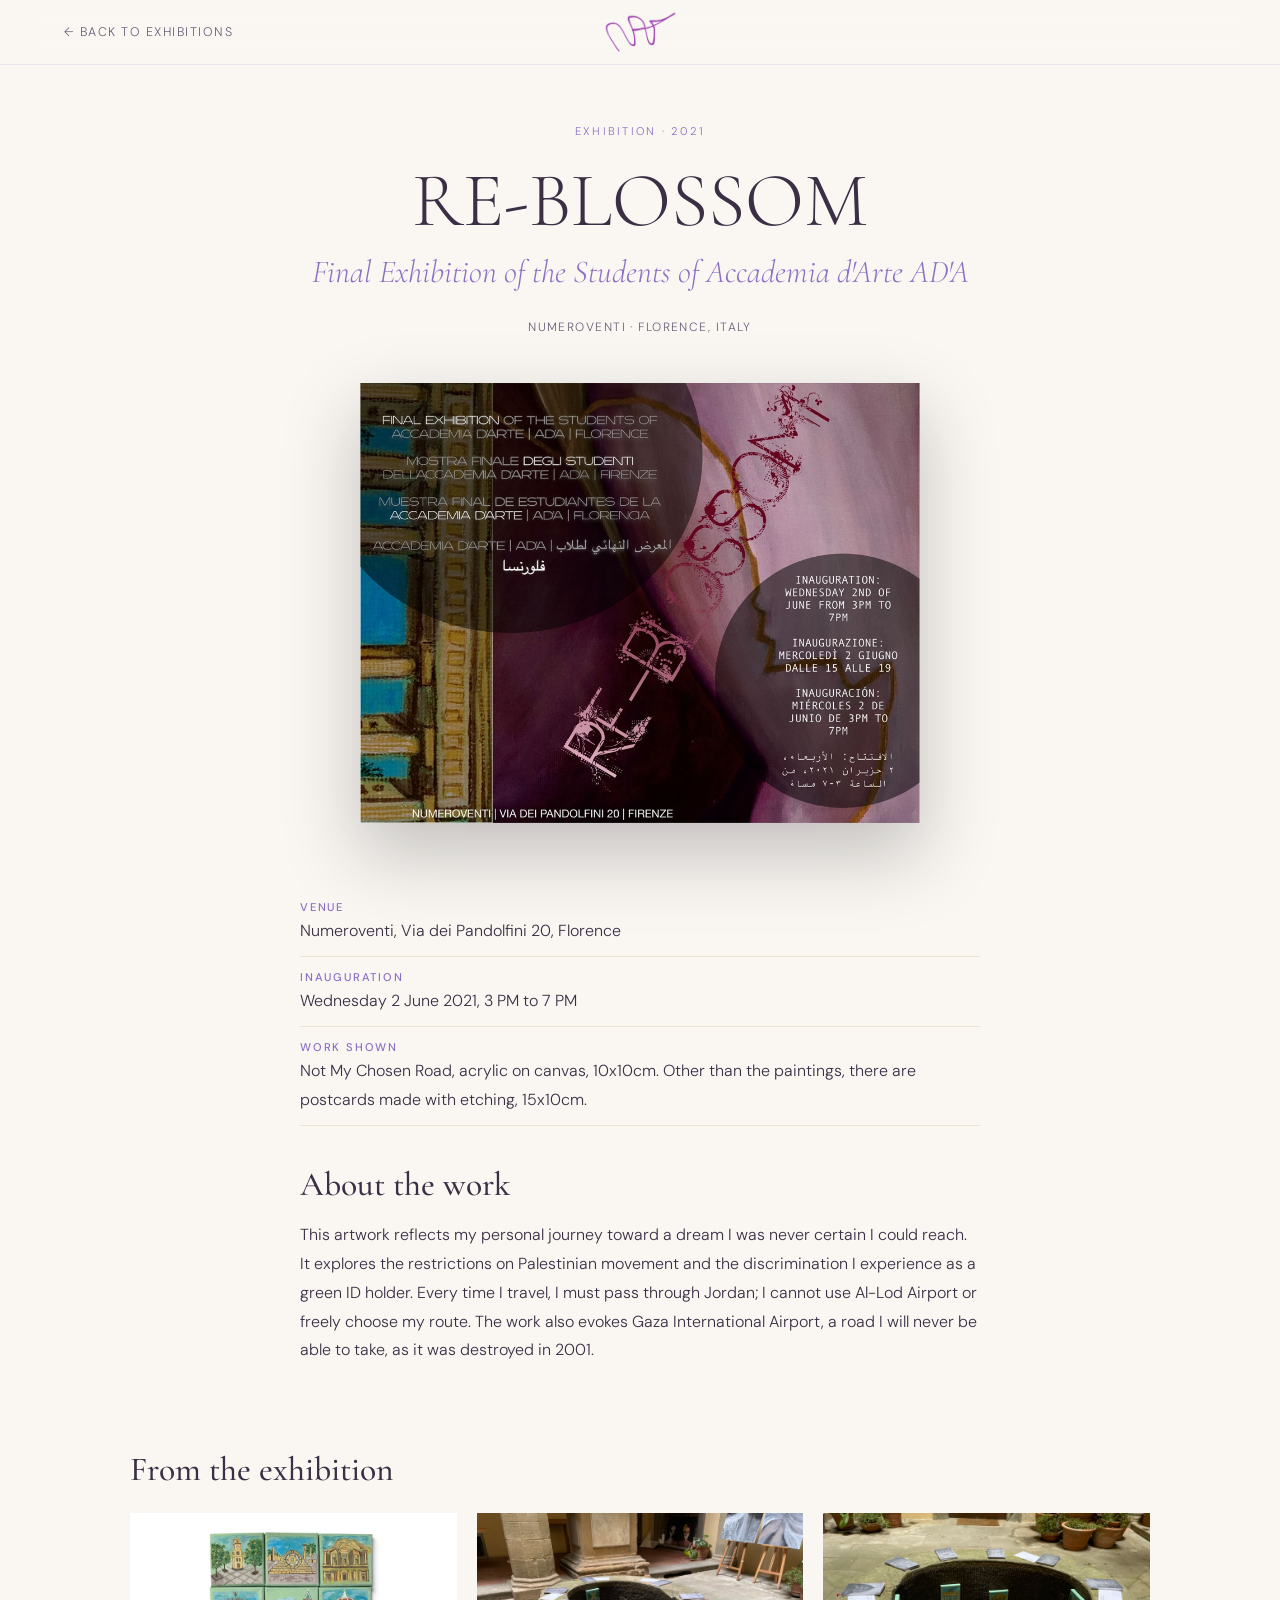
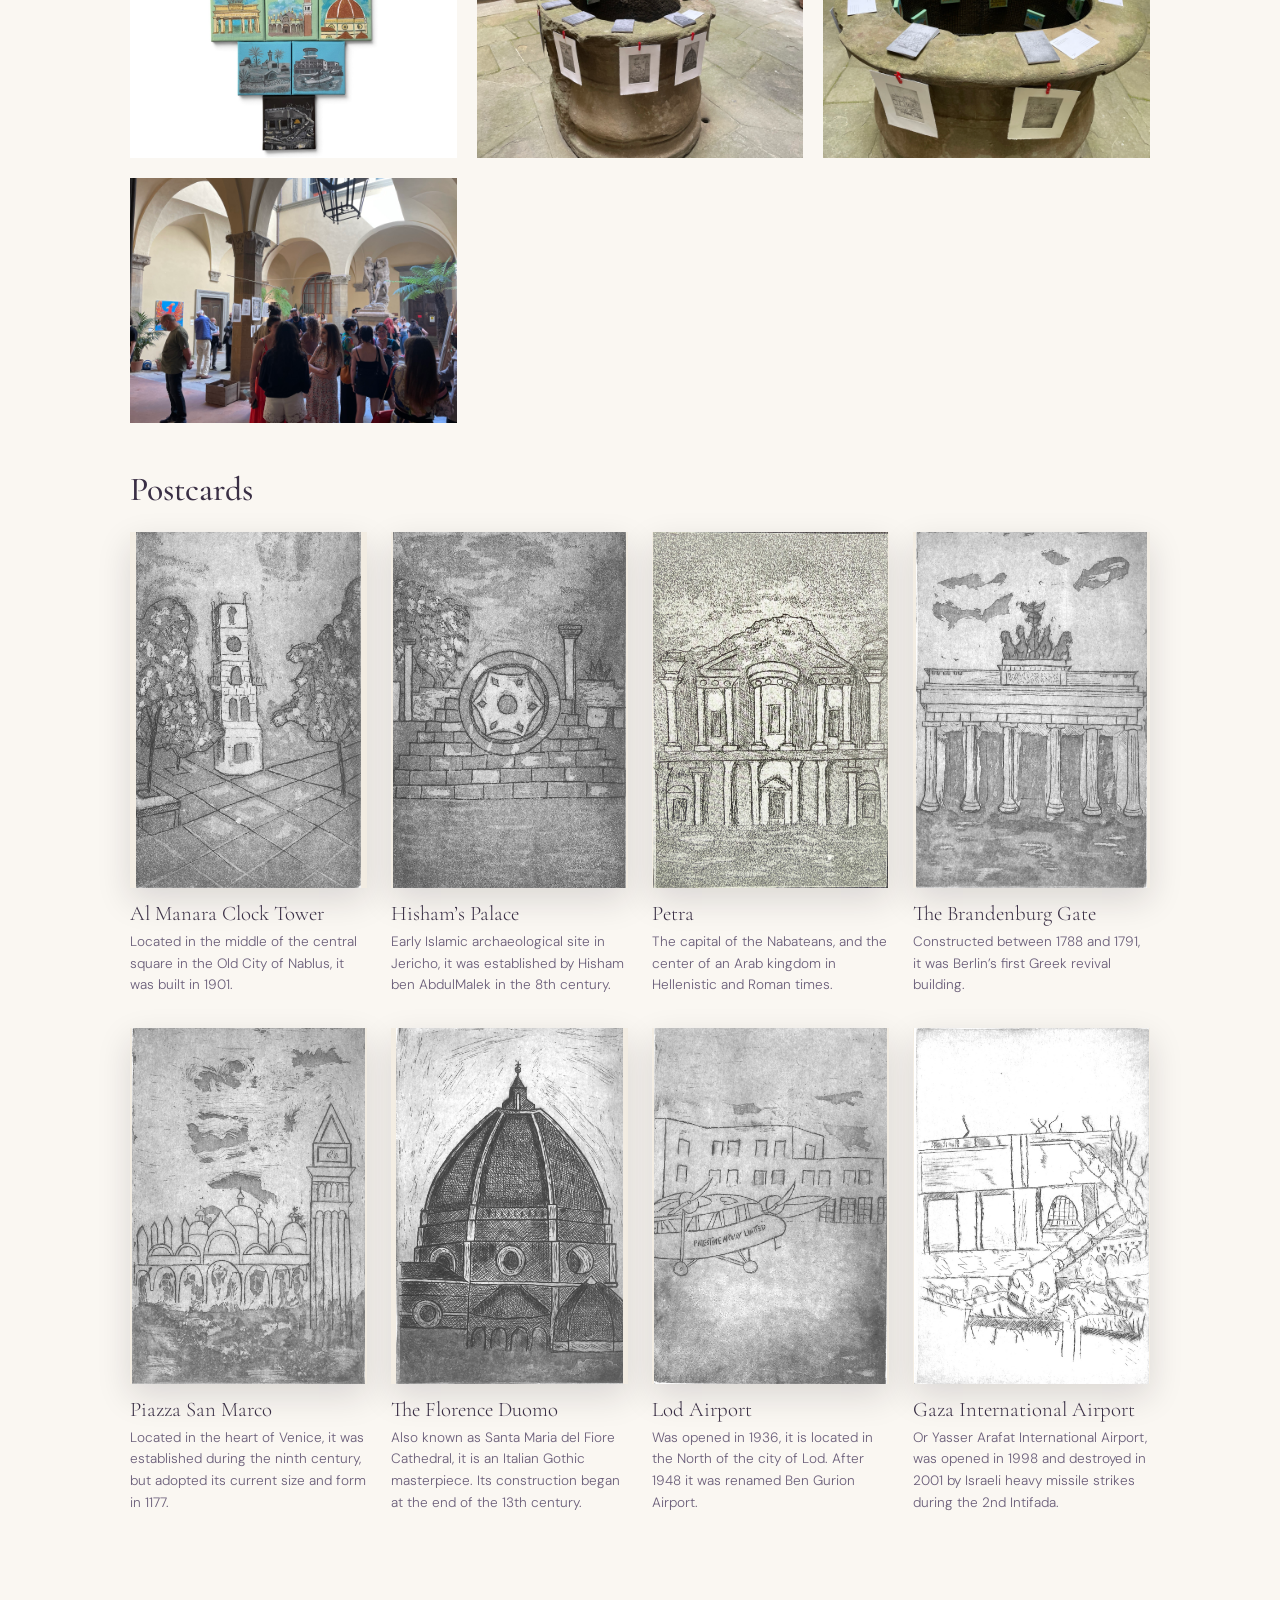
<file: re-blossom.html>
<!DOCTYPE html>
<html lang="en">
<head>
  <meta charset="UTF-8" />
  <meta name="viewport" content="width=device-width, initial-scale=1.0" />
  <title>RE-BLOSSOM Exhibition · Natalie Almasri</title>
  <link rel="preconnect" href="https://fonts.googleapis.com" />
  <link rel="preconnect" href="https://fonts.gstatic.com" crossorigin />
  <link href="https://fonts.googleapis.com/css2?family=Cormorant+Garamond:ital,wght@0,300;0,400;0,500;0,600;1,300;1,400&display=swap" rel="stylesheet" />
  <link href="https://fonts.googleapis.com/css2?family=DM+Sans:ital,opsz,wght@0,9..40,300;0,9..40,400;0,9..40,500;1,9..40,300&display=swap" rel="stylesheet" />
  <style>
    :root{
      --cream:#FAF7F2; --cream2:#F3EDE3; --parchment:#EDE3D5;
      --lavender:#C8B4E8; --lavender2:#B09AD8; --lavender3:#8B6FC4;
      --ink:#1C1720; --ink2:#3A2F45; --ink3:#6B5F7A;
      --sage2:#7EA878;
      --font-display:'Cormorant Garamond',Georgia,serif;
      --font-body:'DM Sans',system-ui,sans-serif;
      --ease-out:cubic-bezier(0.16,1,0.3,1);
    }
    *,*::before,*::after{box-sizing:border-box;margin:0;padding:0;}
    html{scroll-behavior:smooth;}
    body{background:var(--cream);color:var(--ink);font-family:var(--font-body);font-weight:300;overflow-x:hidden;}
    ::-webkit-scrollbar{width:4px;}
    ::-webkit-scrollbar-track{background:var(--cream2);}
    ::-webkit-scrollbar-thumb{background:var(--lavender2);border-radius:2px;}
    .article-nav{position:fixed;top:0;left:0;right:0;height:64px;z-index:50;display:grid;grid-template-columns:1fr auto 1fr;align-items:center;padding:0 clamp(20px,5vw,64px);background:rgba(250,247,242,0.88);backdrop-filter:blur(16px);box-shadow:0 1px 0 rgba(200,180,232,0.25);transition:transform 0.45s var(--ease-out);}
    .article-nav.nav-hidden{transform:translateY(-100%);}
    .back-link{display:inline-flex;align-items:center;gap:10px;font-family:var(--font-body);font-size:0.78rem;letter-spacing:0.12em;text-transform:uppercase;color:var(--ink3);text-decoration:none;transition:color 0.3s,gap 0.3s var(--ease-out);}
    .back-link:hover{color:var(--lavender3);gap:14px;}
    .article-nav .brand{grid-column:2;justify-self:center;display:flex;align-items:center;height:42px;text-decoration:none;}
    .article-nav .brand img{height:100%;width:auto;display:block;}
    .article-hero{padding:calc(64px + 60px) clamp(20px,5vw,64px) 0;max-width:860px;margin:0 auto;text-align:center;}
    .article-tag{font-family:var(--font-body);font-size:0.7rem;letter-spacing:0.2em;text-transform:uppercase;color:var(--lavender3);margin-bottom:24px;opacity:0;animation:fadeUp 0.9s 0.1s var(--ease-out) forwards;}
    .article-title{font-family:var(--font-display);font-weight:300;font-size:clamp(2.6rem,6vw,5rem);line-height:1.02;color:var(--ink2);margin-bottom:12px;opacity:0;animation:fadeUp 0.9s 0.25s var(--ease-out) forwards;}
    .article-subtitle{font-family:var(--font-display);font-style:italic;font-weight:300;font-size:clamp(1.3rem,3vw,2rem);color:var(--lavender3);margin-bottom:28px;opacity:0;animation:fadeUp 0.9s 0.35s var(--ease-out) forwards;}
    .article-meta{font-family:var(--font-body);font-size:0.75rem;letter-spacing:0.12em;text-transform:uppercase;color:var(--ink3);margin-bottom:48px;opacity:0;animation:fadeUp 0.9s 0.45s var(--ease-out) forwards;}
    .article-intro{font-family:var(--font-display);font-style:italic;font-weight:300;font-size:clamp(1.2rem,2.4vw,1.6rem);line-height:1.55;color:var(--ink3);max-width:640px;margin:0 auto 56px;opacity:0;animation:fadeUp 0.9s 0.55s var(--ease-out) forwards;}
    .article-body{max-width:760px;margin:0 auto;padding:0 clamp(24px,6vw,40px) 40px;}
    @keyframes fadeUp{from{opacity:0;transform:translateY(24px);}to{opacity:1;transform:translateY(0);}}
    @keyframes fadeIn{from{opacity:0;}to{opacity:1;}}
    @media(max-width:600px){.article-nav .brand{display:none;}}
    .article-p{font-family:var(--font-body);font-size:1rem;line-height:1.8;color:var(--ink2);margin-bottom:22px;text-wrap:pretty;}
    .article-h2{font-family:var(--font-display);font-size:clamp(1.6rem,3vw,2.1rem);font-weight:500;color:var(--ink2);line-height:1.12;margin:8px 0 18px;}
    .book-meta-row{display:flex;flex-wrap:wrap;gap:12px;justify-content:center;margin:0 0 56px;}
    .book-meta-item{font-family:var(--font-body);font-size:0.72rem;letter-spacing:0.1em;text-transform:uppercase;color:var(--ink3);border:1.5px solid var(--parchment);padding:6px 14px;}
    .download-section{text-align:center;padding:48px clamp(24px,6vw,40px) 96px;border-top:1px solid var(--parchment);max-width:760px;margin:0 auto;}
    .download-note{font-family:var(--font-body);font-size:0.85rem;color:var(--ink3);margin-bottom:24px;}
    .btn-download{
      display:inline-flex;align-items:center;gap:10px;
      padding:15px 34px;
      background:var(--lavender3);color:#fff;
      font-family:var(--font-body);font-size:0.8rem;
      letter-spacing:0.14em;text-transform:uppercase;
      text-decoration:none;border:none;cursor:pointer;
      transition:background 0.3s,transform 0.3s var(--ease-out),box-shadow 0.3s;
      box-shadow:0 6px 24px rgba(139,111,196,0.28);
    }
    .btn-download:hover{background:var(--lavender2);transform:translateY(-2px);box-shadow:0 12px 36px rgba(139,111,196,0.38);}
  
    .poster{width:100%;max-width:560px;margin:0 auto 64px;box-shadow:0 30px 70px rgba(28,23,32,0.25);opacity:0;animation:fadeIn 1.2s 0.5s var(--ease-out) forwards;}
    .poster img{display:block;width:100%;height:auto;}
    .detail-list{list-style:none;margin:0 0 40px;}
    .detail-list li{font-family:var(--font-body);font-size:1rem;line-height:1.8;color:var(--ink2);padding:10px 0;border-bottom:1px solid var(--parchment);}
    .detail-list strong{font-weight:500;display:block;font-size:0.7rem;letter-spacing:0.16em;text-transform:uppercase;color:var(--lavender3);}
    .photo-section{max-width:1100px;margin:0 auto;padding:16px clamp(24px,6vw,40px) 96px;}
    .photo-section.has-next{padding-bottom:24px;}
    .postcard-grid{display:grid;grid-template-columns:repeat(auto-fit,minmax(min(100%,230px),1fr));gap:32px 24px;margin-top:24px;}
    .postcard a{display:block;aspect-ratio:2/3;background:var(--cream2);overflow:hidden;box-shadow:0 12px 32px rgba(28,23,32,0.14);}
    .postcard img{width:100%;height:100%;object-fit:contain;display:block;transition:transform 0.5s var(--ease-out);}
    .postcard a:hover img{transform:scale(1.03);}
    .postcard a{cursor:zoom-in;}
    .pc-viewer{position:fixed;inset:0;z-index:100;background:rgba(28,23,32,0.92);display:none;align-items:center;justify-content:center;padding:56px clamp(16px,4vw,48px) 24px;overflow:auto;}
    .pc-viewer.open{display:flex;}
    .pc-pages{display:flex;flex-wrap:wrap;gap:20px;align-items:center;justify-content:center;margin:auto;}
    .pc-pages img{display:block;max-width:100%;height:auto;max-height:78vh;width:auto;background:#fff;box-shadow:0 20px 60px rgba(0,0,0,0.5);}
    .pc-btn{position:fixed;background:rgba(250,247,242,0.12);color:#fff;border:none;width:44px;height:44px;font-size:1.3rem;cursor:pointer;display:flex;align-items:center;justify-content:center;transition:background 0.3s;}
    .pc-btn:hover{background:var(--lavender3);}
    .pc-close{top:max(12px,env(safe-area-inset-top));right:16px;}
    .pc-prev{left:12px;top:50%;transform:translateY(-50%);}
    .pc-next{right:12px;top:50%;transform:translateY(-50%);}
    .postcard figcaption{display:flex;flex-direction:column;gap:4px;padding-top:14px;}
    .pc-title{font-family:var(--font-display);font-size:1.3rem;line-height:1.2;color:var(--ink2);}
    .pc-text{font-family:var(--font-body);font-size:0.85rem;line-height:1.6;color:var(--ink3);}
    .photo-grid{display:grid;grid-template-columns:repeat(auto-fit,minmax(min(100%,320px),1fr));gap:20px;margin-top:24px;}
    .photo-grid a{display:block;overflow:hidden;background:var(--cream2);aspect-ratio:4/3;}
    .photo-grid img{width:100%;height:100%;object-fit:cover;display:block;transition:transform 0.5s var(--ease-out);}
    .photo-grid a.contain{background:#fff;}
    .photo-grid a.contain img{object-fit:contain;}
    .photo-grid a:hover img{transform:scale(1.04);}
  </style>
</head>
<body>
  <nav class="article-nav">
    <a href="index.html#exhibitions" class="back-link">← Back to Exhibitions</a>
    <a href="index.html" class="brand"><img src="uploads/signature-cropped.png" alt="Natalie Almasri" /></a>
  </nav>

  <header class="article-hero">
    <p class="article-tag">Exhibition · 2021</p>
    <h1 class="article-title">RE-BLOSSOM</h1>
    <p class="article-subtitle">Final Exhibition of the Students of Accademia d'Arte AD'A</p>
    <p class="article-meta">Numeroventi · Florence, Italy</p>
  </header>

  <div class="poster">
    <img src="uploads/re-blossom-poster.jpg" alt="RE-BLOSSOM exhibition poster" />
  </div>

  <article class="article-body">
    <ul class="detail-list">
      <li><strong>Venue</strong>Numeroventi, Via dei Pandolfini 20, Florence</li>
      <li><strong>Inauguration</strong>Wednesday 2 June 2021, 3 PM to 7 PM</li>
      <li><strong>Work shown</strong>Not My Chosen Road, acrylic on canvas, 10x10cm. Other than the paintings, there are postcards made with etching, 15x10cm.</li>
    </ul>


    <h2 class="article-h2">About the work</h2>
    <p class="article-p">This artwork reflects my personal journey toward a dream I was never certain I could reach. It explores the restrictions on Palestinian movement and the discrimination I experience as a green ID holder. Every time I travel, I must pass through Jordan; I cannot use Al-Lod Airport or freely choose my route. The work also evokes Gaza International Airport, a road I will never be able to take, as it was destroyed in 2001.</p>
  </article>

  <section class="photo-section has-next">
    <h2 class="article-h2">From the exhibition</h2>
    <div class="photo-grid">
      <a href="uploads/re-blossom-work.jpg" target="_blank" rel="noopener" class="contain"><img src="uploads/re-blossom-work.jpg" alt="Not My Chosen Road, nine small acrylic canvases of landmarks" loading="lazy" /></a>
      <a href="uploads/re-blossom-1311.jpg" target="_blank" rel="noopener"><img src="uploads/re-blossom-1311.jpg" alt="Not My Chosen Road etchings displayed around the courtyard well" loading="lazy" /></a>
      <a href="uploads/re-blossom-1314.jpg" target="_blank" rel="noopener"><img src="uploads/re-blossom-1314.jpg" alt="Etching postcards and small canvases on the rim of the well" loading="lazy" /></a>
      <a href="uploads/re-blossom-1325.jpg" target="_blank" rel="noopener"><img src="uploads/re-blossom-1325.jpg" alt="Visitors in the Numeroventi courtyard on opening day" loading="lazy" /></a>
    </div>
  </section>

  <section class="photo-section">
    <h2 class="article-h2">Postcards</h2>
    <div class="postcard-grid">
      <figure class="postcard">
        <a href="uploads/postcard-1.jpg" data-pc="1"><img src="uploads/postcard-1.jpg" alt="Postcard 1, Al Manara Clock Tower, etching" loading="lazy" /></a>
        <figcaption><span class="pc-title">Al Manara Clock Tower</span><span class="pc-text">Located in the middle of the central square in the Old City of Nablus, it was built in 1901.</span></figcaption>
      </figure>
      <figure class="postcard">
        <a href="uploads/postcard-2.jpg" data-pc="2"><img src="uploads/postcard-2.jpg" alt="Postcard 2, Hisham’s Palace, etching" loading="lazy" /></a>
        <figcaption><span class="pc-title">Hisham’s Palace</span><span class="pc-text">Early Islamic archaeological site in Jericho, it was established by Hisham ben AbdulMalek in the 8th century.</span></figcaption>
      </figure>
      <figure class="postcard">
        <a href="uploads/postcard-3.jpg" data-pc="3"><img src="uploads/postcard-3.jpg" alt="Postcard 3, Petra, etching" loading="lazy" /></a>
        <figcaption><span class="pc-title">Petra</span><span class="pc-text">The capital of the Nabateans, and the center of an Arab kingdom in Hellenistic and Roman times.</span></figcaption>
      </figure>
      <figure class="postcard">
        <a href="uploads/postcard-4.jpg" data-pc="4"><img src="uploads/postcard-4.jpg" alt="Postcard 4, The Brandenburg Gate, etching" loading="lazy" /></a>
        <figcaption><span class="pc-title">The Brandenburg Gate</span><span class="pc-text">Constructed between 1788 and 1791, it was Berlin’s first Greek revival building.</span></figcaption>
      </figure>
      <figure class="postcard">
        <a href="uploads/postcard-5.jpg" data-pc="5"><img src="uploads/postcard-5.jpg" alt="Postcard 5, Piazza San Marco, etching" loading="lazy" /></a>
        <figcaption><span class="pc-title">Piazza San Marco</span><span class="pc-text">Located in the heart of Venice, it was established during the ninth century, but adopted its current size and form in 1177.</span></figcaption>
      </figure>
      <figure class="postcard">
        <a href="uploads/postcard-6.jpg" data-pc="6"><img src="uploads/postcard-6.jpg" alt="Postcard 6, The Florence Duomo, etching" loading="lazy" /></a>
        <figcaption><span class="pc-title">The Florence Duomo</span><span class="pc-text">Also known as Santa Maria del Fiore Cathedral, it is an Italian Gothic masterpiece. Its construction began at the end of the 13th century.</span></figcaption>
      </figure>
      <figure class="postcard">
        <a href="uploads/postcard-7.jpg" data-pc="7"><img src="uploads/postcard-7.jpg" alt="Postcard 7, Lod Airport, etching" loading="lazy" /></a>
        <figcaption><span class="pc-title">Lod Airport</span><span class="pc-text">Was opened in 1936, it is located in the North of the city of Lod. After 1948 it was renamed Ben Gurion Airport.</span></figcaption>
      </figure>
      <figure class="postcard">
        <a href="uploads/postcard-8.jpg" data-pc="8"><img src="uploads/postcard-8.jpg" alt="Postcard 8, Gaza International Airport, etching" loading="lazy" /></a>
        <figcaption><span class="pc-title">Gaza International Airport</span><span class="pc-text">Or Yasser Arafat International Airport, was opened in 1998 and destroyed in 2001 by Israeli heavy missile strikes during the 2nd Intifada.</span></figcaption>
      </figure>
    </div>
  </section>

  <div class="pc-viewer" id="pcViewer" role="dialog" aria-modal="true" aria-label="Postcard front and back">
    <button class="pc-btn pc-close" id="pcClose" aria-label="Close">✕</button>
    <button class="pc-btn pc-prev" id="pcPrev" aria-label="Previous postcard">‹</button>
    <div class="pc-pages" id="pcPages"></div>
    <button class="pc-btn pc-next" id="pcNext" aria-label="Next postcard">›</button>
  </div>

  <script>
  (function () {
    var nav = document.querySelector('.article-nav');
    var lastY = window.scrollY, ticking = false;
    window.addEventListener('scroll', function () {
      if (ticking) return;
      ticking = true;
      requestAnimationFrame(function () {
        var y = window.scrollY;
        if (y <= 20) nav.classList.remove('nav-hidden');
        else if (y > lastY) nav.classList.add('nav-hidden');
        else if (lastY - y > 40) nav.classList.remove('nav-hidden');
        lastY = y; ticking = false;
      });
    }, { passive: true });
  })();
  </script>
  <script>
  (function () {
    var viewer = document.getElementById('pcViewer');
    var pages = document.getElementById('pcPages');
    var cards = Array.prototype.slice.call(document.querySelectorAll('.postcard a[data-pc]'));
    var cur = 0;
    function show(i) {
      cur = (i + cards.length) % cards.length;
      var k = cards[cur].getAttribute('data-pc');
      var t = cards[cur].querySelector('img').alt.replace(/^Postcard \d+, /, '').replace(/, etching$/, '');
      pages.innerHTML = '<img src="uploads/postcard-' + k + '.jpg" alt="' + t + ', front" />' +
                        '<img src="uploads/postcard-' + k + '-back.jpg" alt="' + t + ', back" />';
      viewer.classList.add('open');
      document.body.style.overflow = 'hidden';
    }
    function close() { viewer.classList.remove('open'); document.body.style.overflow = ''; }
    cards.forEach(function (a, i) { a.addEventListener('click', function (e) { e.preventDefault(); show(i); }); });
    document.getElementById('pcClose').addEventListener('click', close);
    document.getElementById('pcPrev').addEventListener('click', function () { show(cur - 1); });
    document.getElementById('pcNext').addEventListener('click', function () { show(cur + 1); });
    viewer.addEventListener('click', function (e) { if (e.target === viewer) close(); });
    document.addEventListener('keydown', function (e) {
      if (!viewer.classList.contains('open')) return;
      if (e.key === 'Escape') close();
      else if (e.key === 'ArrowLeft') show(cur - 1);
      else if (e.key === 'ArrowRight') show(cur + 1);
    });
  })();
  </script>
</body>
</html>
</file>
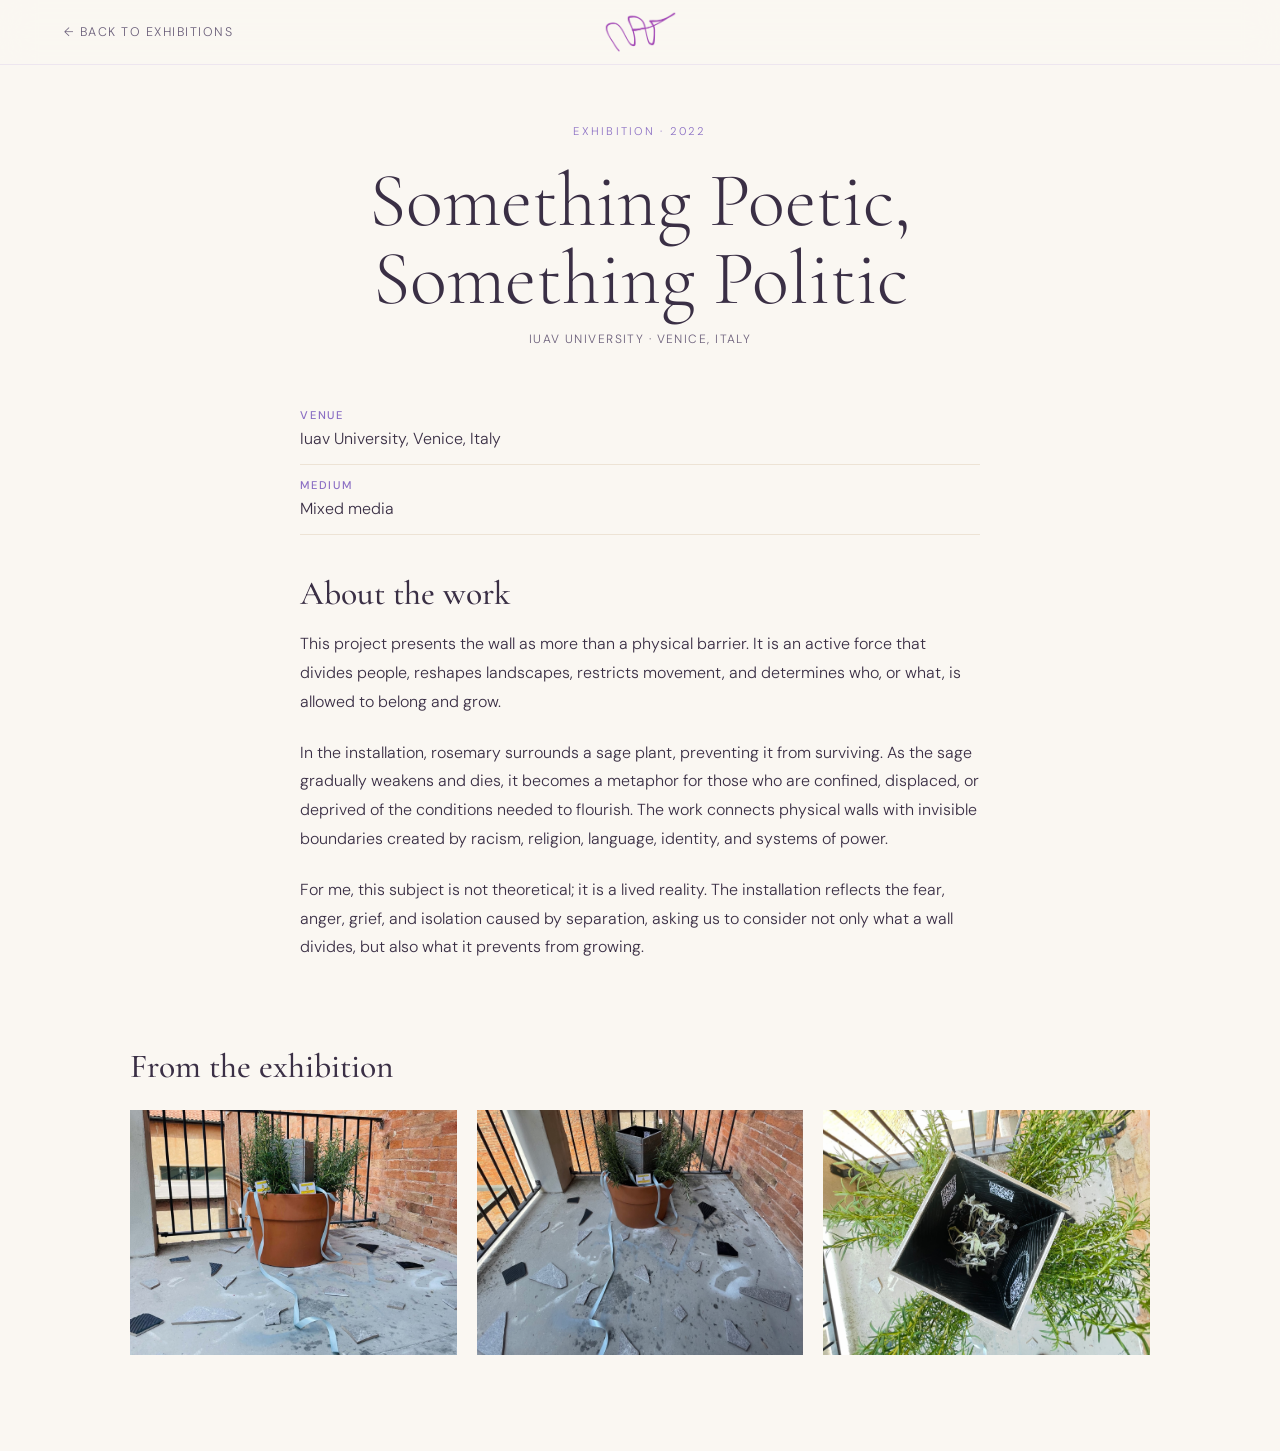
<file: something-poetic.html>
<!DOCTYPE html>
<html lang="en">
<head>
  <meta charset="UTF-8" />
  <meta name="viewport" content="width=device-width, initial-scale=1.0" />
  <title>Something Poetic, Something Politic · Natalie Almasri</title>
  <link rel="preconnect" href="https://fonts.googleapis.com" />
  <link rel="preconnect" href="https://fonts.gstatic.com" crossorigin />
  <link href="https://fonts.googleapis.com/css2?family=Cormorant+Garamond:ital,wght@0,300;0,400;0,500;0,600;1,300;1,400&display=swap" rel="stylesheet" />
  <link href="https://fonts.googleapis.com/css2?family=DM+Sans:ital,opsz,wght@0,9..40,300;0,9..40,400;0,9..40,500;1,9..40,300&display=swap" rel="stylesheet" />
  <style>
    :root{
      --cream:#FAF7F2; --cream2:#F3EDE3; --parchment:#EDE3D5;
      --lavender:#C8B4E8; --lavender2:#B09AD8; --lavender3:#8B6FC4;
      --ink:#1C1720; --ink2:#3A2F45; --ink3:#6B5F7A;
      --sage2:#7EA878;
      --font-display:'Cormorant Garamond',Georgia,serif;
      --font-body:'DM Sans',system-ui,sans-serif;
      --ease-out:cubic-bezier(0.16,1,0.3,1);
    }
    *,*::before,*::after{box-sizing:border-box;margin:0;padding:0;}
    html{scroll-behavior:smooth;}
    body{background:var(--cream);color:var(--ink);font-family:var(--font-body);font-weight:300;overflow-x:hidden;}
    ::-webkit-scrollbar{width:4px;}
    ::-webkit-scrollbar-track{background:var(--cream2);}
    ::-webkit-scrollbar-thumb{background:var(--lavender2);border-radius:2px;}
    .article-nav{position:fixed;top:0;left:0;right:0;height:64px;z-index:50;display:grid;grid-template-columns:1fr auto 1fr;align-items:center;padding:0 clamp(20px,5vw,64px);background:rgba(250,247,242,0.88);backdrop-filter:blur(16px);box-shadow:0 1px 0 rgba(200,180,232,0.25);transition:transform 0.45s var(--ease-out);}
    .article-nav.nav-hidden{transform:translateY(-100%);}
    .back-link{display:inline-flex;align-items:center;gap:10px;font-family:var(--font-body);font-size:0.78rem;letter-spacing:0.12em;text-transform:uppercase;color:var(--ink3);text-decoration:none;transition:color 0.3s,gap 0.3s var(--ease-out);}
    .back-link:hover{color:var(--lavender3);gap:14px;}
    .article-nav .brand{grid-column:2;justify-self:center;display:flex;align-items:center;height:42px;text-decoration:none;}
    .article-nav .brand img{height:100%;width:auto;display:block;}
    .article-hero{padding:calc(64px + 60px) clamp(20px,5vw,64px) 0;max-width:860px;margin:0 auto;text-align:center;}
    .article-tag{font-family:var(--font-body);font-size:0.7rem;letter-spacing:0.2em;text-transform:uppercase;color:var(--lavender3);margin-bottom:24px;opacity:0;animation:fadeUp 0.9s 0.1s var(--ease-out) forwards;}
    .article-title{font-family:var(--font-display);font-weight:300;font-size:clamp(2.6rem,6vw,5rem);line-height:1.02;color:var(--ink2);margin-bottom:12px;opacity:0;animation:fadeUp 0.9s 0.25s var(--ease-out) forwards;}
    .article-subtitle{font-family:var(--font-display);font-style:italic;font-weight:300;font-size:clamp(1.3rem,3vw,2rem);color:var(--lavender3);margin-bottom:28px;opacity:0;animation:fadeUp 0.9s 0.35s var(--ease-out) forwards;}
    .article-meta{font-family:var(--font-body);font-size:0.75rem;letter-spacing:0.12em;text-transform:uppercase;color:var(--ink3);margin-bottom:48px;opacity:0;animation:fadeUp 0.9s 0.45s var(--ease-out) forwards;}
    .article-intro{font-family:var(--font-display);font-style:italic;font-weight:300;font-size:clamp(1.2rem,2.4vw,1.6rem);line-height:1.55;color:var(--ink3);max-width:640px;margin:0 auto 56px;opacity:0;animation:fadeUp 0.9s 0.55s var(--ease-out) forwards;}
    .article-body{max-width:760px;margin:0 auto;padding:0 clamp(24px,6vw,40px) 40px;}
    @keyframes fadeUp{from{opacity:0;transform:translateY(24px);}to{opacity:1;transform:translateY(0);}}
    @keyframes fadeIn{from{opacity:0;}to{opacity:1;}}
    @media(max-width:600px){.article-nav .brand{display:none;}}
    .article-p{font-family:var(--font-body);font-size:1rem;line-height:1.8;color:var(--ink2);margin-bottom:22px;text-wrap:pretty;}
    .article-h2{font-family:var(--font-display);font-size:clamp(1.6rem,3vw,2.1rem);font-weight:500;color:var(--ink2);line-height:1.12;margin:8px 0 18px;}
    .book-meta-row{display:flex;flex-wrap:wrap;gap:12px;justify-content:center;margin:0 0 56px;}
    .book-meta-item{font-family:var(--font-body);font-size:0.72rem;letter-spacing:0.1em;text-transform:uppercase;color:var(--ink3);border:1.5px solid var(--parchment);padding:6px 14px;}
    .download-section{text-align:center;padding:48px clamp(24px,6vw,40px) 96px;border-top:1px solid var(--parchment);max-width:760px;margin:0 auto;}
    .download-note{font-family:var(--font-body);font-size:0.85rem;color:var(--ink3);margin-bottom:24px;}
    .btn-download{
      display:inline-flex;align-items:center;gap:10px;
      padding:15px 34px;
      background:var(--lavender3);color:#fff;
      font-family:var(--font-body);font-size:0.8rem;
      letter-spacing:0.14em;text-transform:uppercase;
      text-decoration:none;border:none;cursor:pointer;
      transition:background 0.3s,transform 0.3s var(--ease-out),box-shadow 0.3s;
      box-shadow:0 6px 24px rgba(139,111,196,0.28);
    }
    .btn-download:hover{background:var(--lavender2);transform:translateY(-2px);box-shadow:0 12px 36px rgba(139,111,196,0.38);}
  
    .poster{width:100%;max-width:560px;margin:0 auto 64px;box-shadow:0 30px 70px rgba(28,23,32,0.25);opacity:0;animation:fadeIn 1.2s 0.5s var(--ease-out) forwards;}
    .poster img{display:block;width:100%;height:auto;}
    .detail-list{list-style:none;margin:0 0 40px;}
    .detail-list li{font-family:var(--font-body);font-size:1rem;line-height:1.8;color:var(--ink2);padding:10px 0;border-bottom:1px solid var(--parchment);}
    .detail-list strong{font-weight:500;display:block;font-size:0.7rem;letter-spacing:0.16em;text-transform:uppercase;color:var(--lavender3);}
    .photo-section{max-width:1100px;margin:0 auto;padding:16px clamp(24px,6vw,40px) 96px;}
    .photo-grid{display:grid;grid-template-columns:repeat(auto-fit,minmax(min(100%,320px),1fr));gap:20px;margin-top:24px;}
    .photo-grid a{display:block;overflow:hidden;background:var(--cream2);aspect-ratio:4/3;}
    .photo-grid img{width:100%;height:100%;object-fit:cover;display:block;transition:transform 0.5s var(--ease-out);}
    .photo-grid a:hover img{transform:scale(1.04);}
  </style>
</head>
<body>
  <nav class="article-nav">
    <a href="index.html#exhibitions" class="back-link">← Back to Exhibitions</a>
    <a href="index.html" class="brand"><img src="uploads/signature-cropped.png" alt="Natalie Almasri" /></a>
  </nav>

  <header class="article-hero">
    <p class="article-tag">Exhibition · 2022</p>
    <h1 class="article-title">Something Poetic, Something Politic</h1>
    <p class="article-meta">Iuav University · Venice, Italy</p>
  </header>

  <article class="article-body">
    <ul class="detail-list">
      <li><strong>Venue</strong>Iuav University, Venice, Italy</li>
      <li><strong>Medium</strong>Mixed media</li>
    </ul>

    <h2 class="article-h2">About the work</h2>
    <p class="article-p">This project presents the wall as more than a physical barrier. It is an active force that divides people, reshapes landscapes, restricts movement, and determines who, or what, is allowed to belong and grow.</p>
    <p class="article-p">In the installation, rosemary surrounds a sage plant, preventing it from surviving. As the sage gradually weakens and dies, it becomes a metaphor for those who are confined, displaced, or deprived of the conditions needed to flourish. The work connects physical walls with invisible boundaries created by racism, religion, language, identity, and systems of power.</p>
    <p class="article-p">For me, this subject is not theoretical; it is a lived reality. The installation reflects the fear, anger, grief, and isolation caused by separation, asking us to consider not only what a wall divides, but also what it prevents from growing.</p>
  </article>

  <section class="photo-section">
    <h2 class="article-h2">From the exhibition</h2>
    <div class="photo-grid">
      <a href="uploads/exhibition-something-poetic.jpg" target="_blank" rel="noopener"><img src="uploads/exhibition-something-poetic.jpg" alt="Something Poetic, Something Politic, mixed media installation" loading="lazy" /></a>
      <a href="uploads/something-poetic-5083.jpg" target="_blank" rel="noopener"><img src="uploads/something-poetic-5083.jpg" alt="Terracotta pot with rosemary, a box and broken tiles on a balcony" loading="lazy" /></a>
      <a href="uploads/something-poetic-5086.jpg" target="_blank" rel="noopener"><img src="uploads/something-poetic-5086.jpg" alt="Inside the box, seen from above, surrounded by rosemary" loading="lazy" /></a>
    </div>
  </section>

  <script>
  (function () {
    var nav = document.querySelector('.article-nav');
    var lastY = window.scrollY, ticking = false;
    window.addEventListener('scroll', function () {
      if (ticking) return;
      ticking = true;
      requestAnimationFrame(function () {
        var y = window.scrollY;
        if (y <= 20) nav.classList.remove('nav-hidden');
        else if (y > lastY) nav.classList.add('nav-hidden');
        else if (lastY - y > 40) nav.classList.remove('nav-hidden');
        lastY = y; ticking = false;
      });
    }, { passive: true });
  })();
  </script>
</body>
</html>
</file>
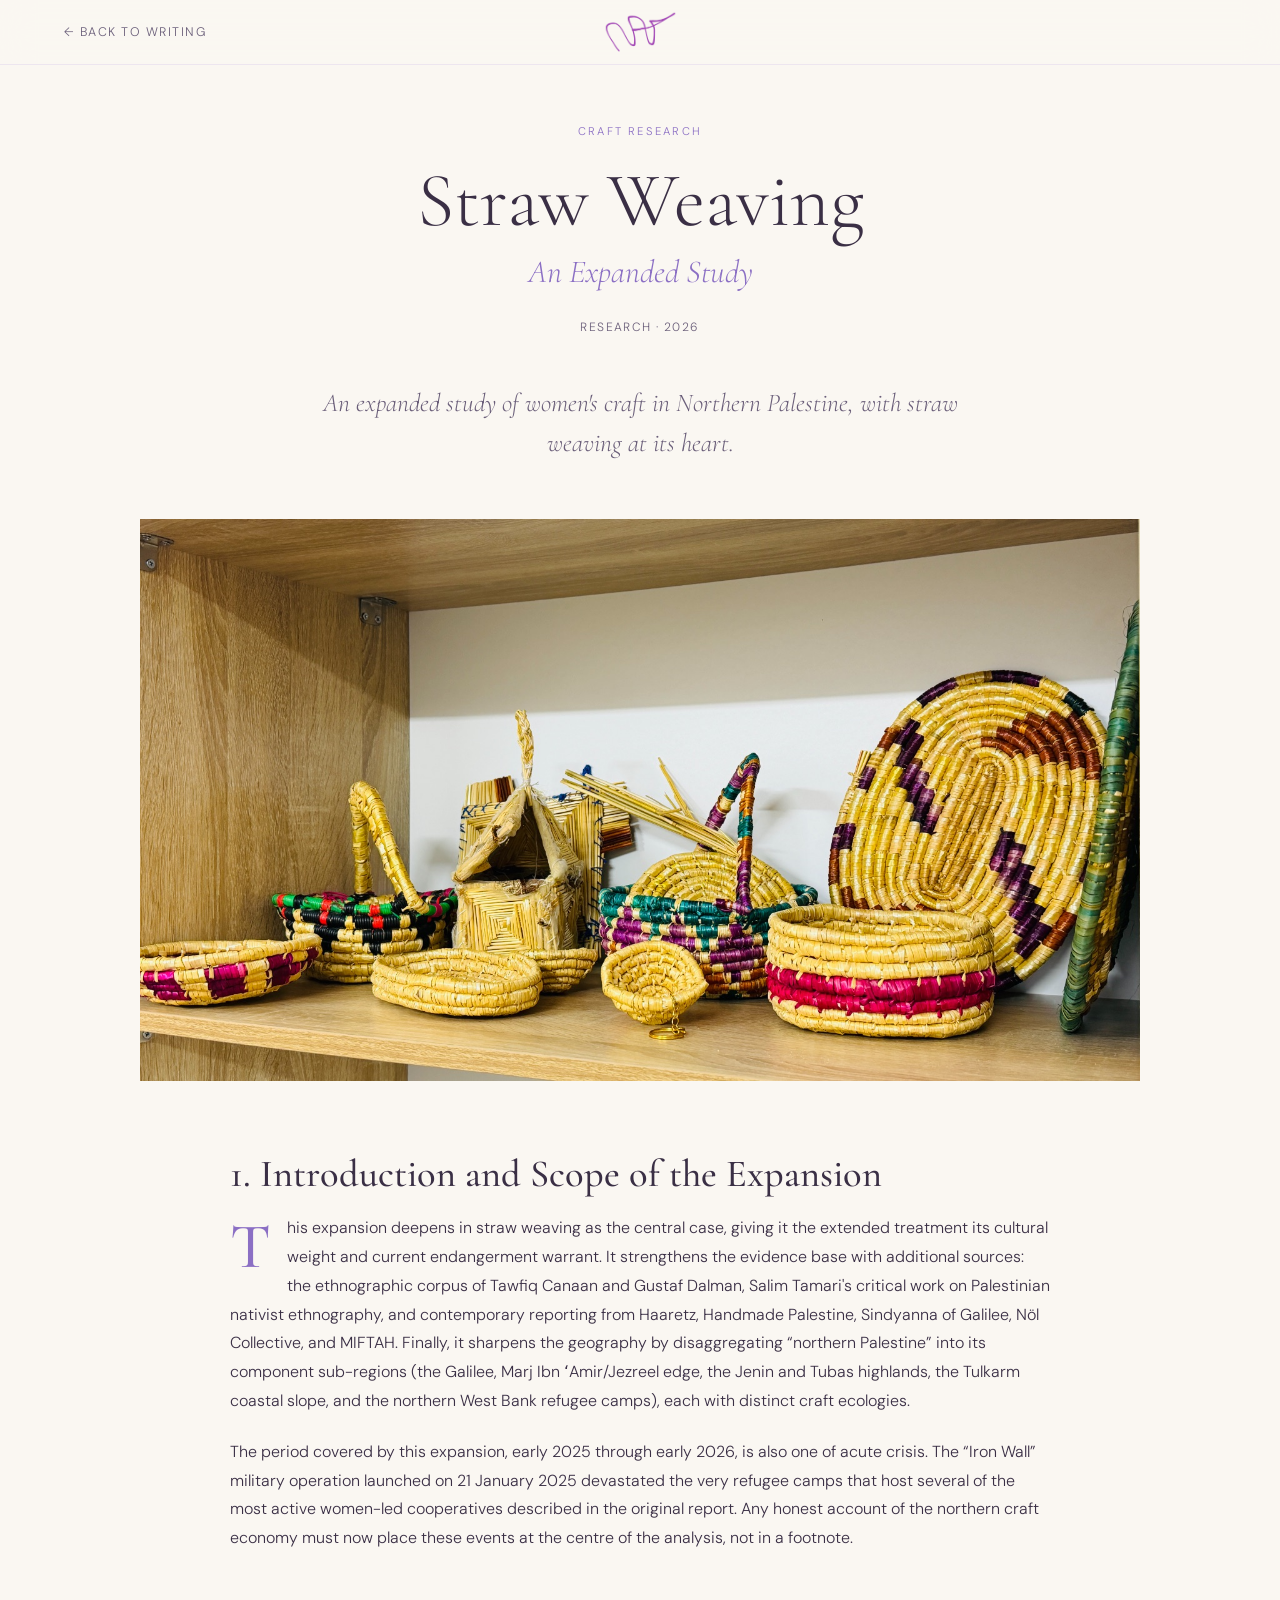
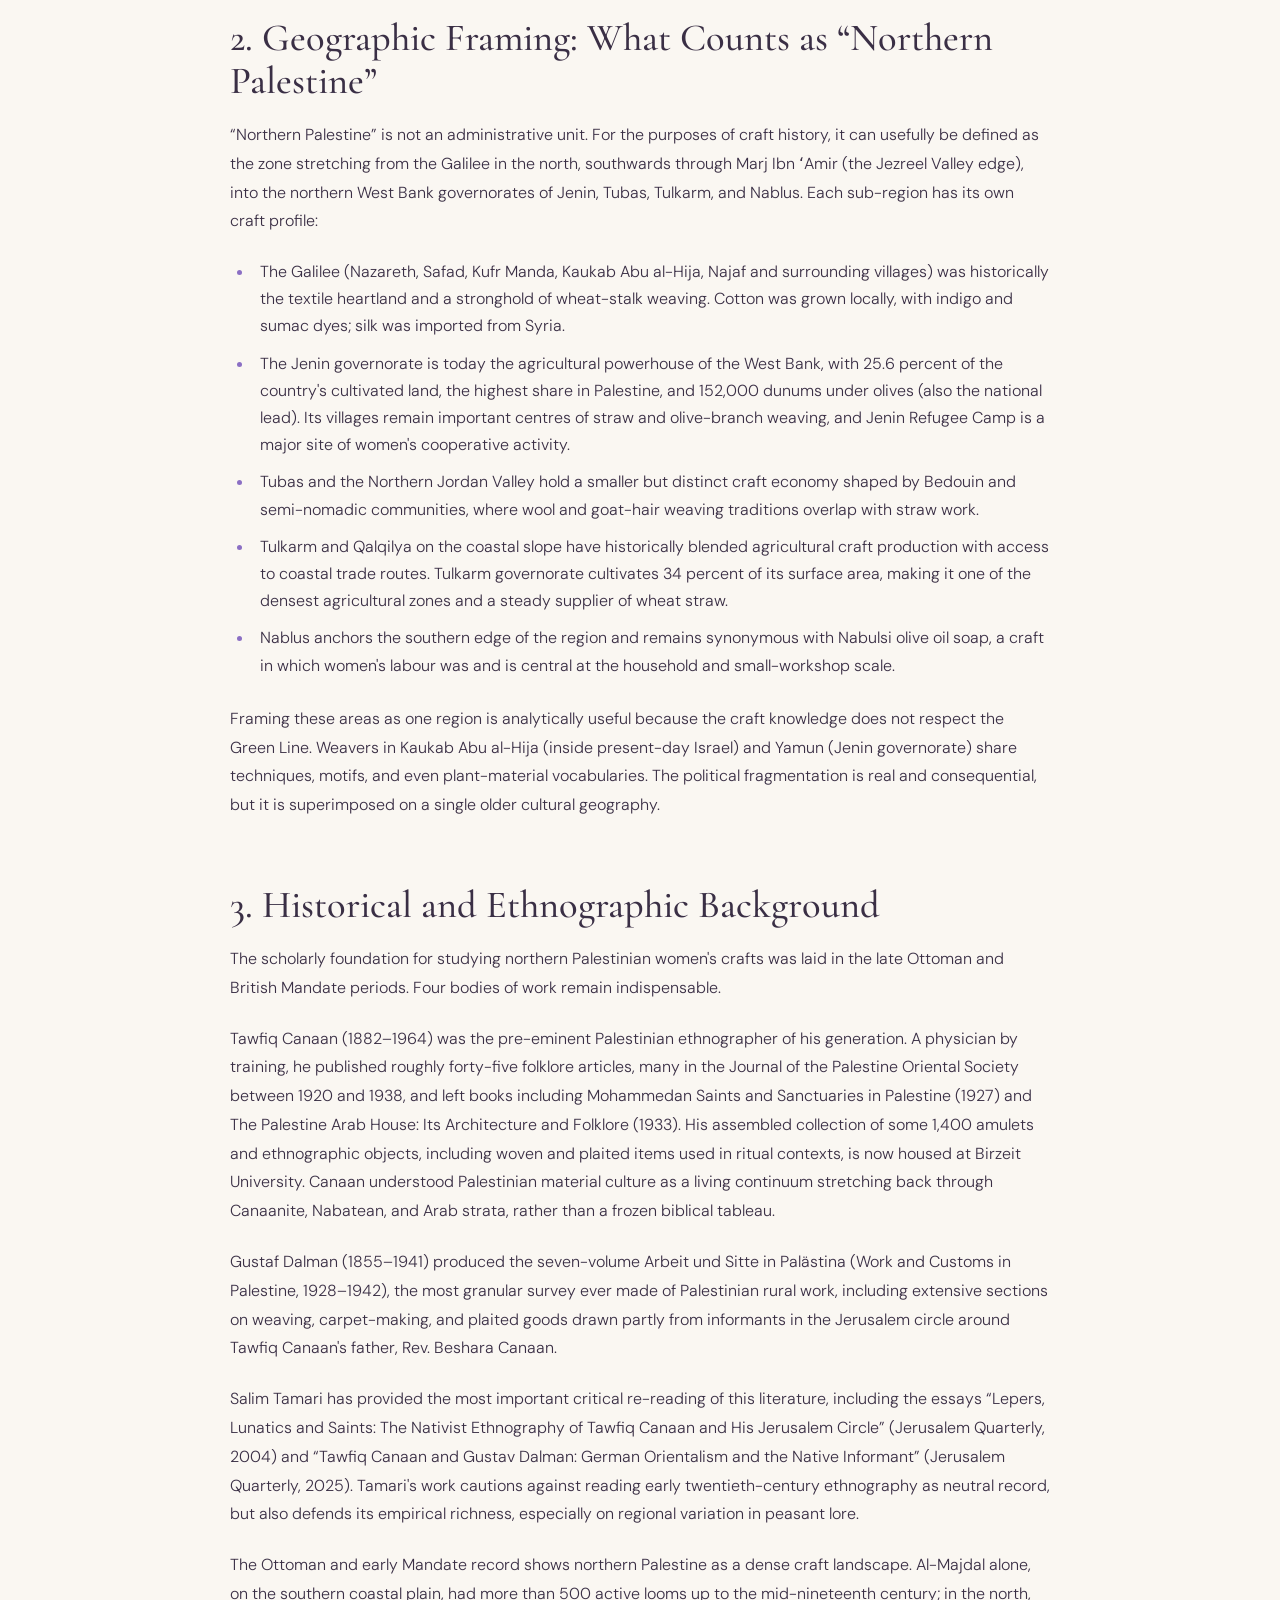
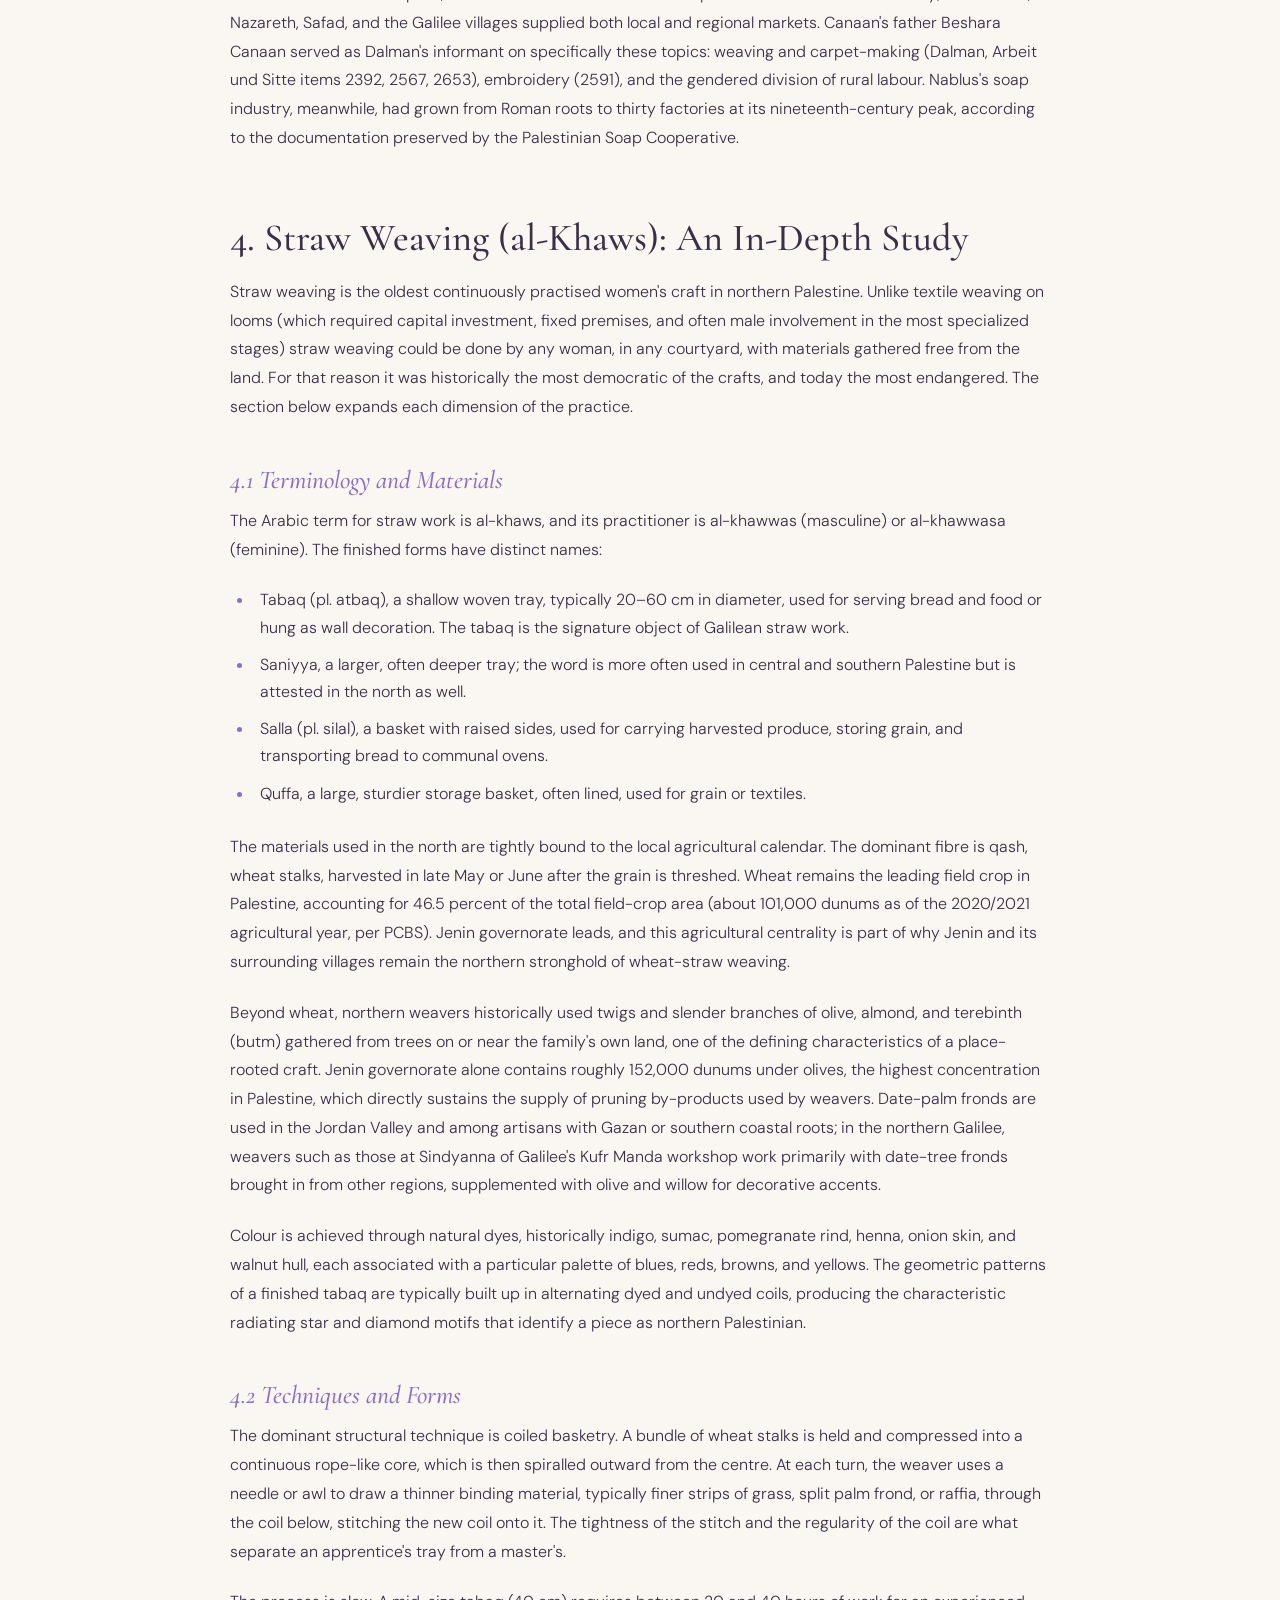
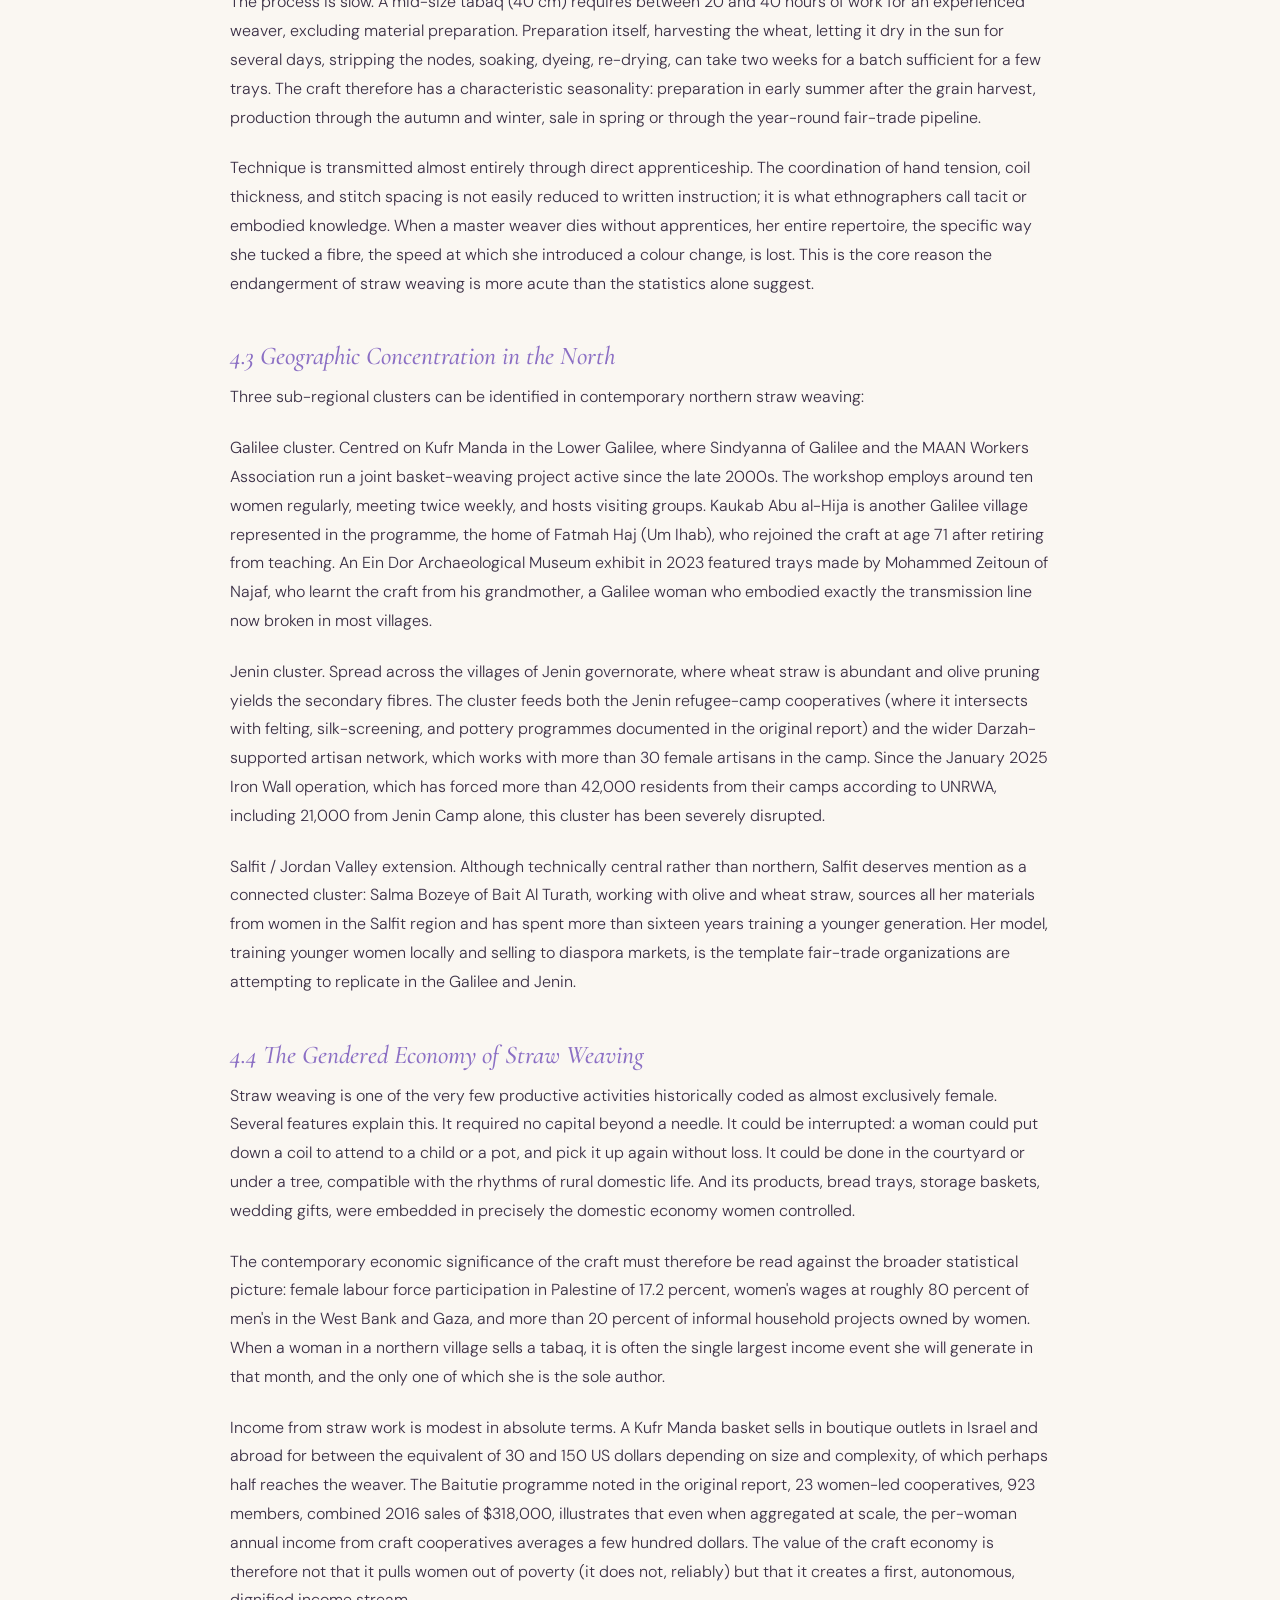
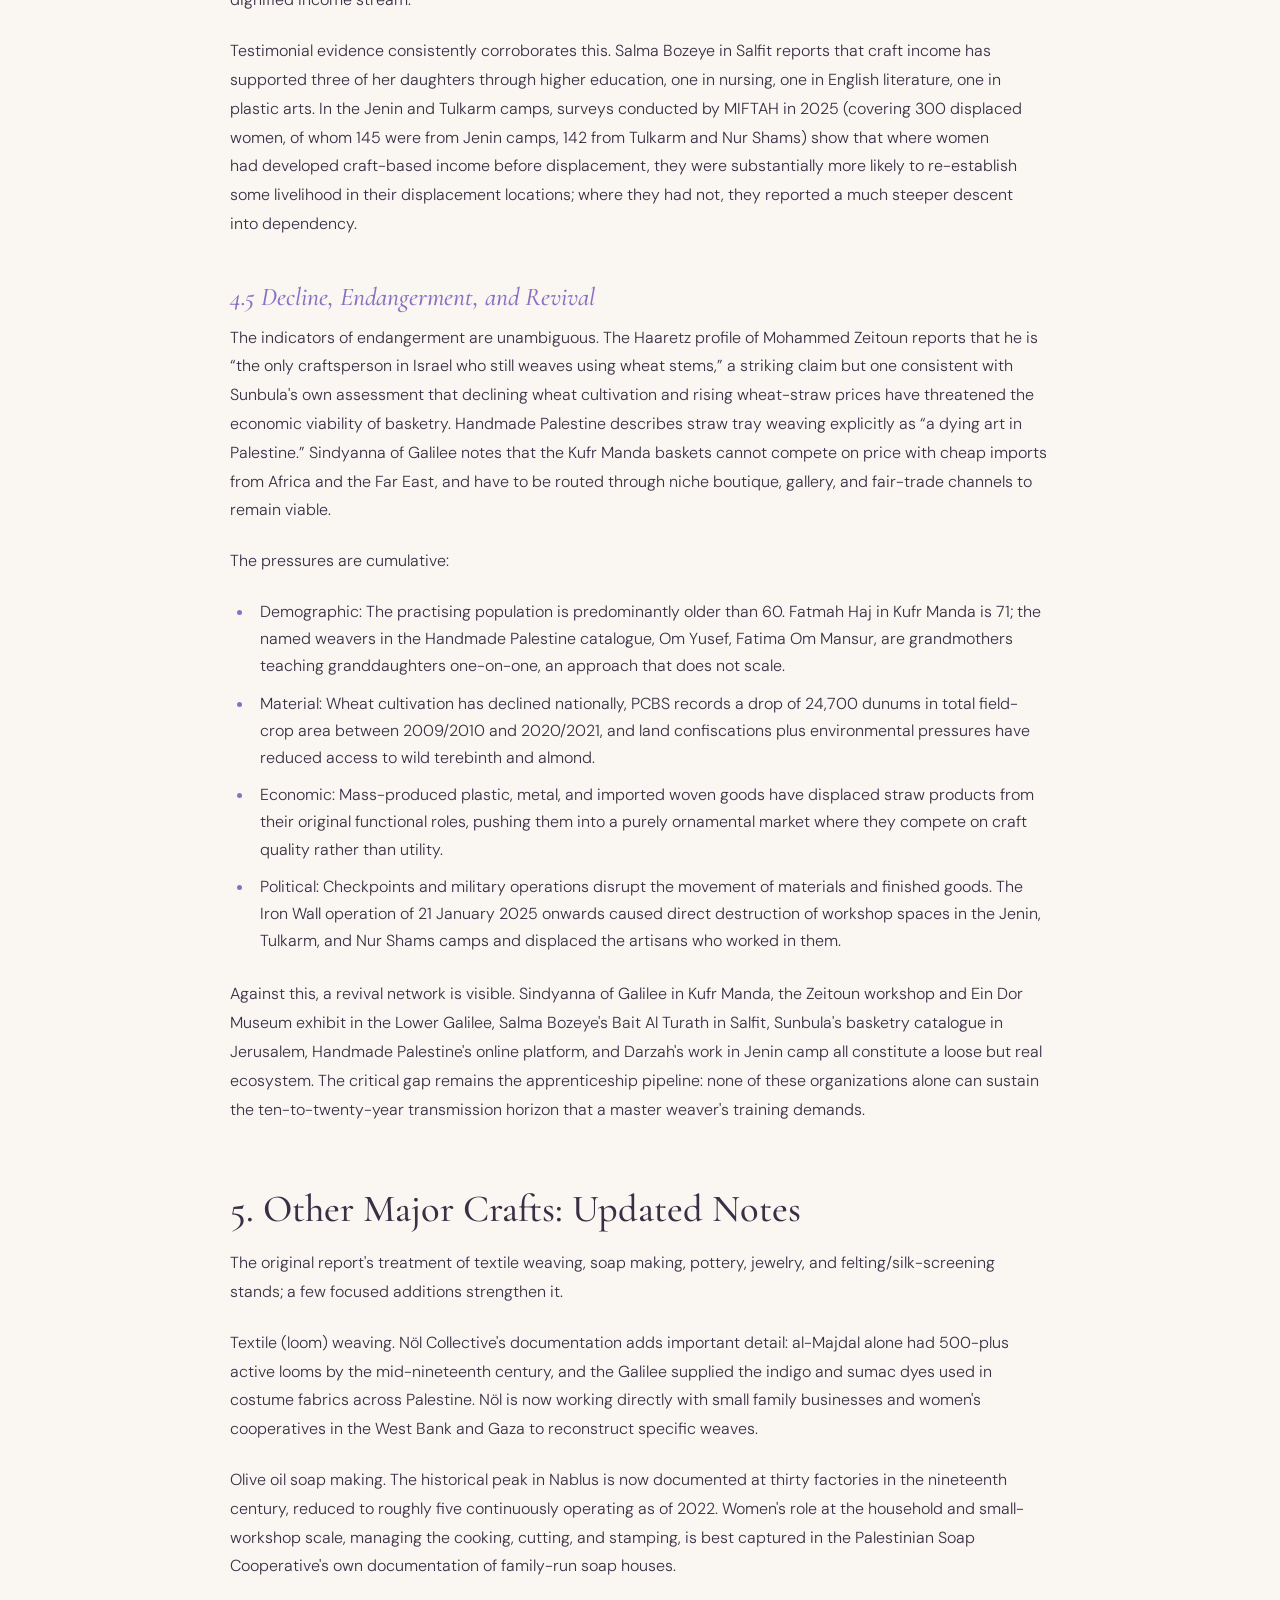
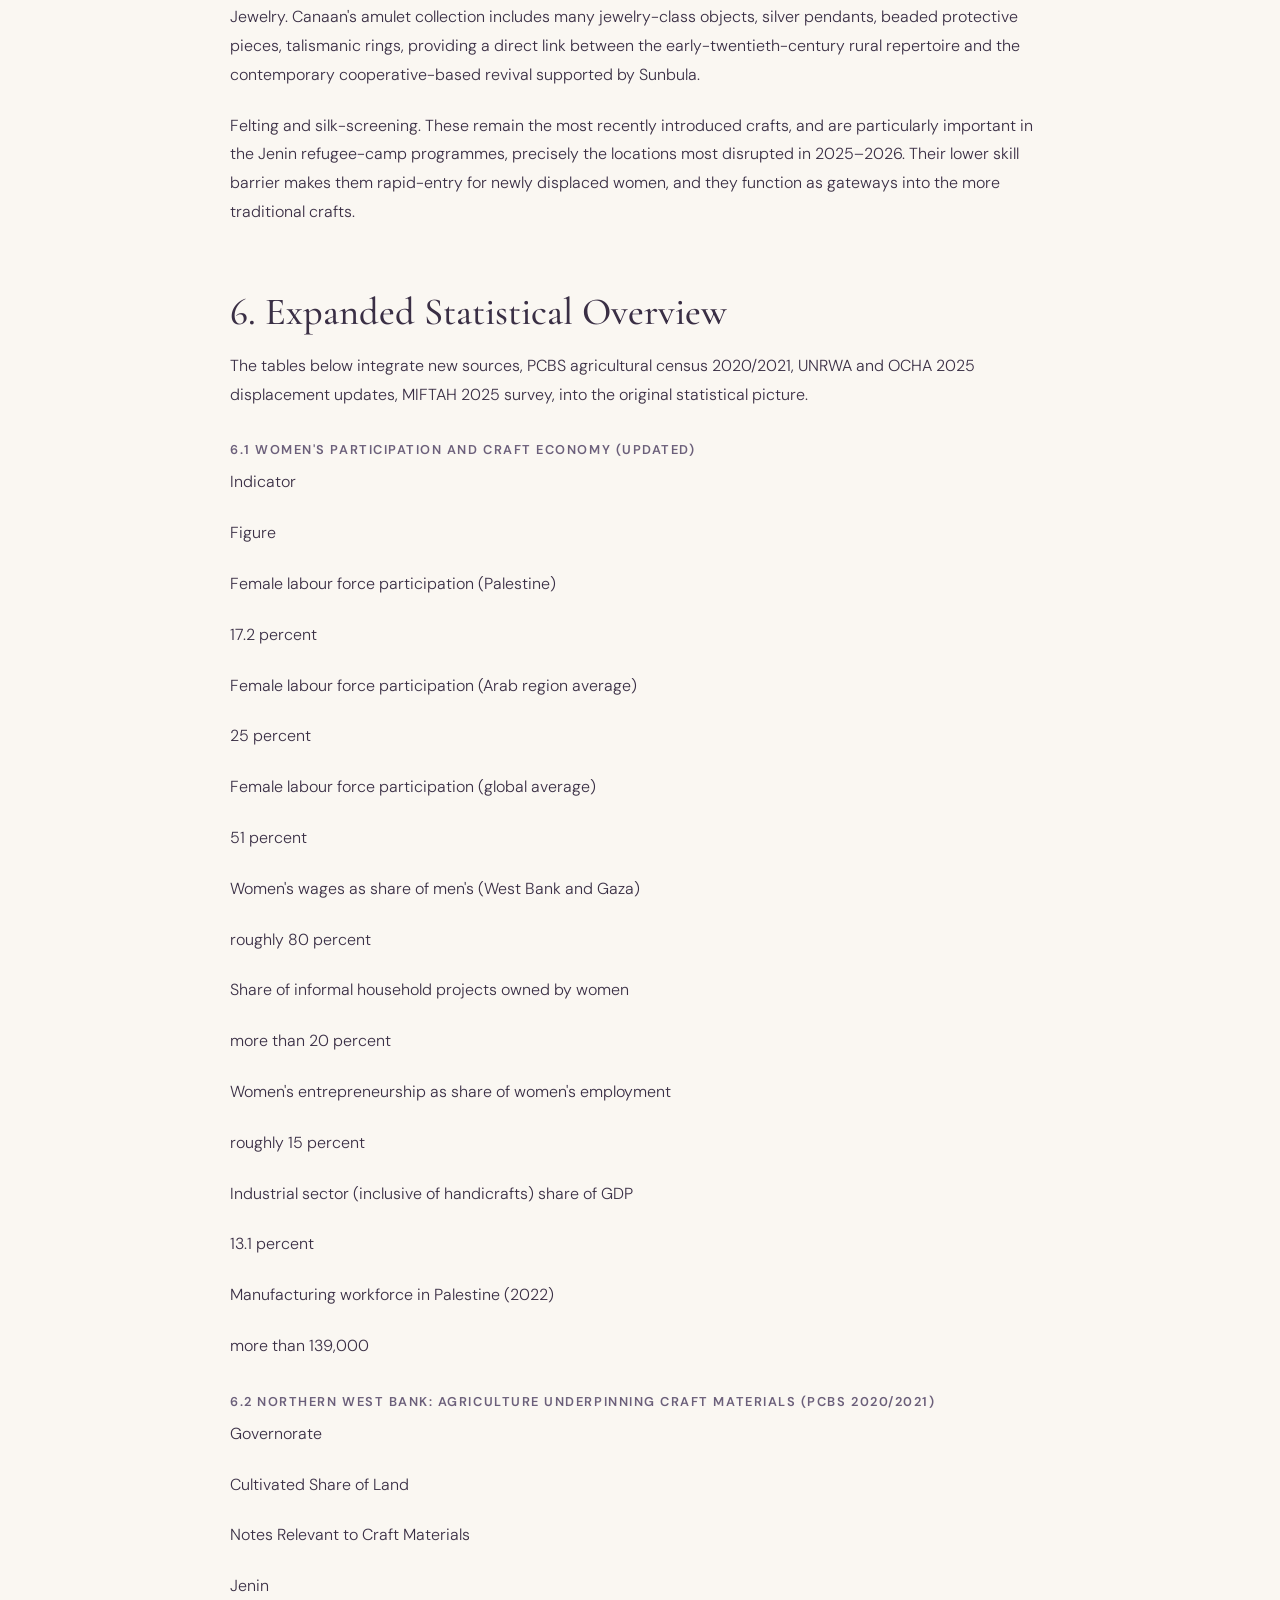
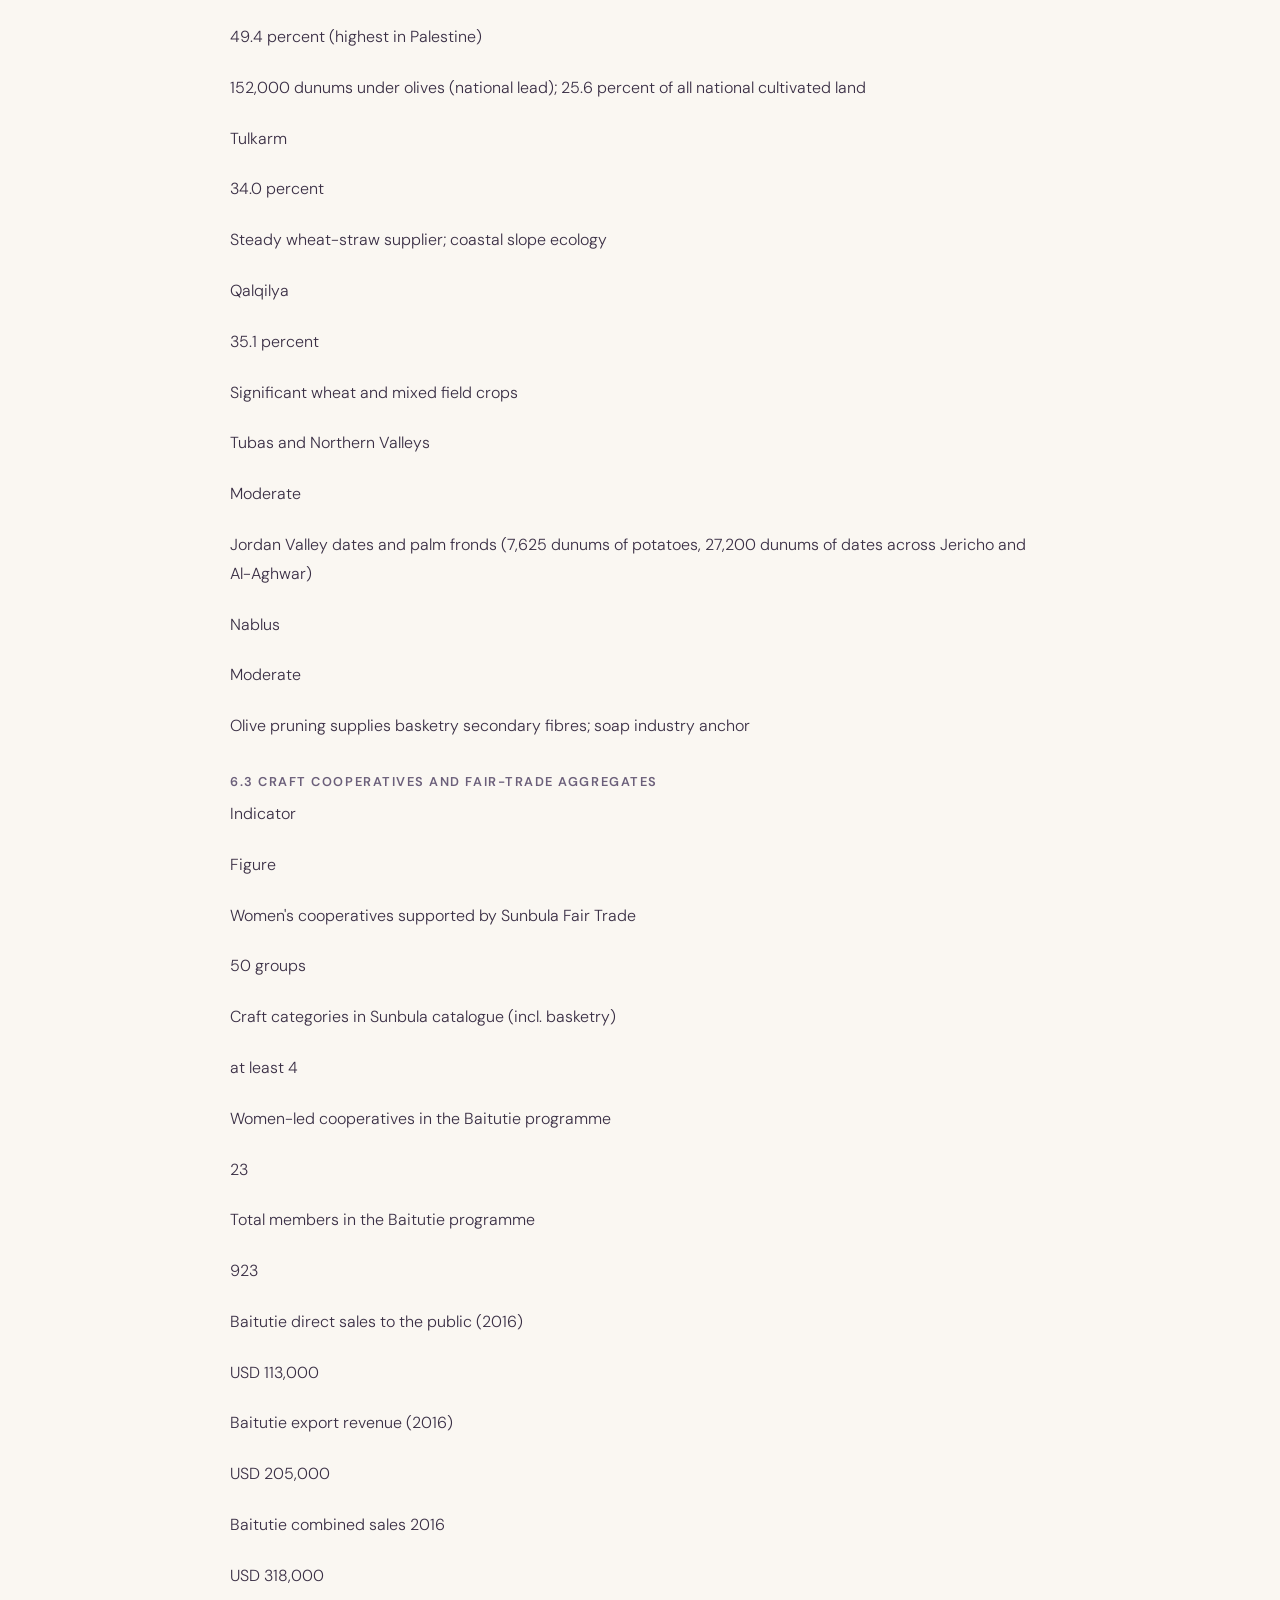
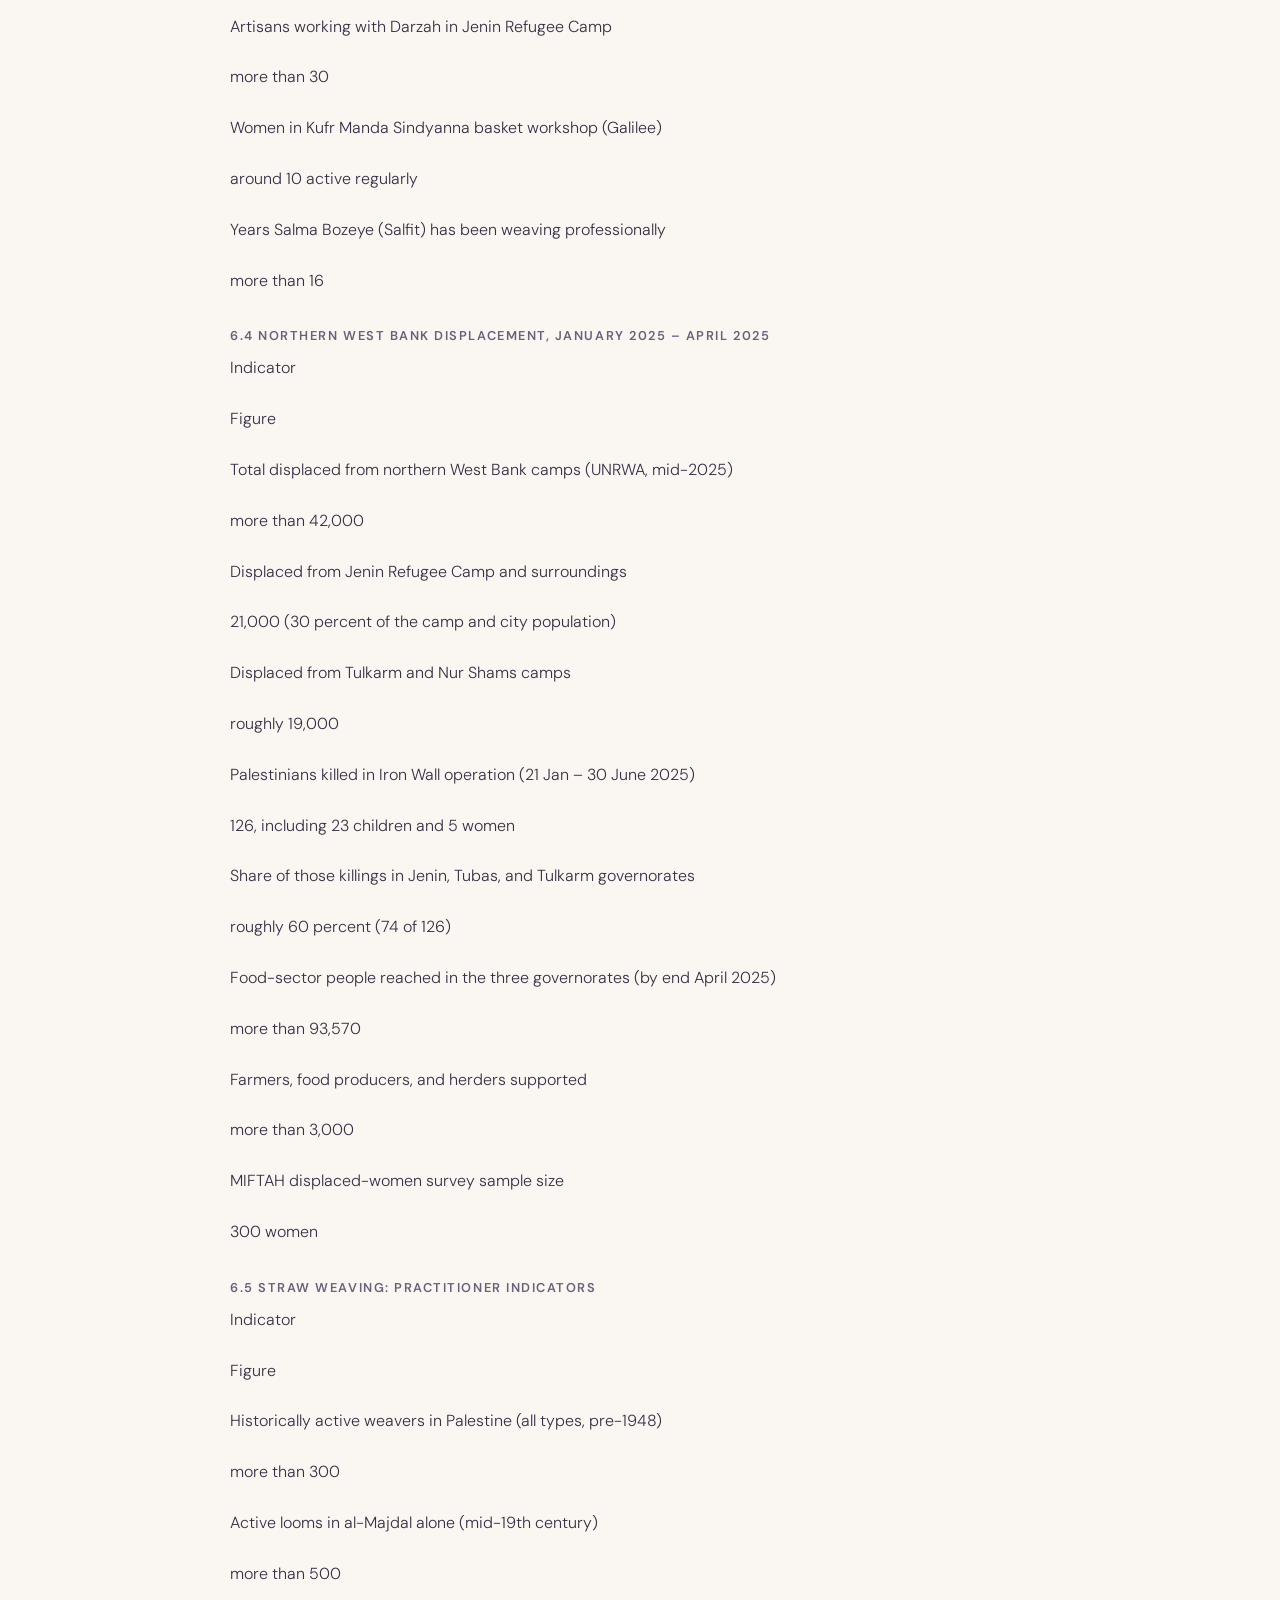
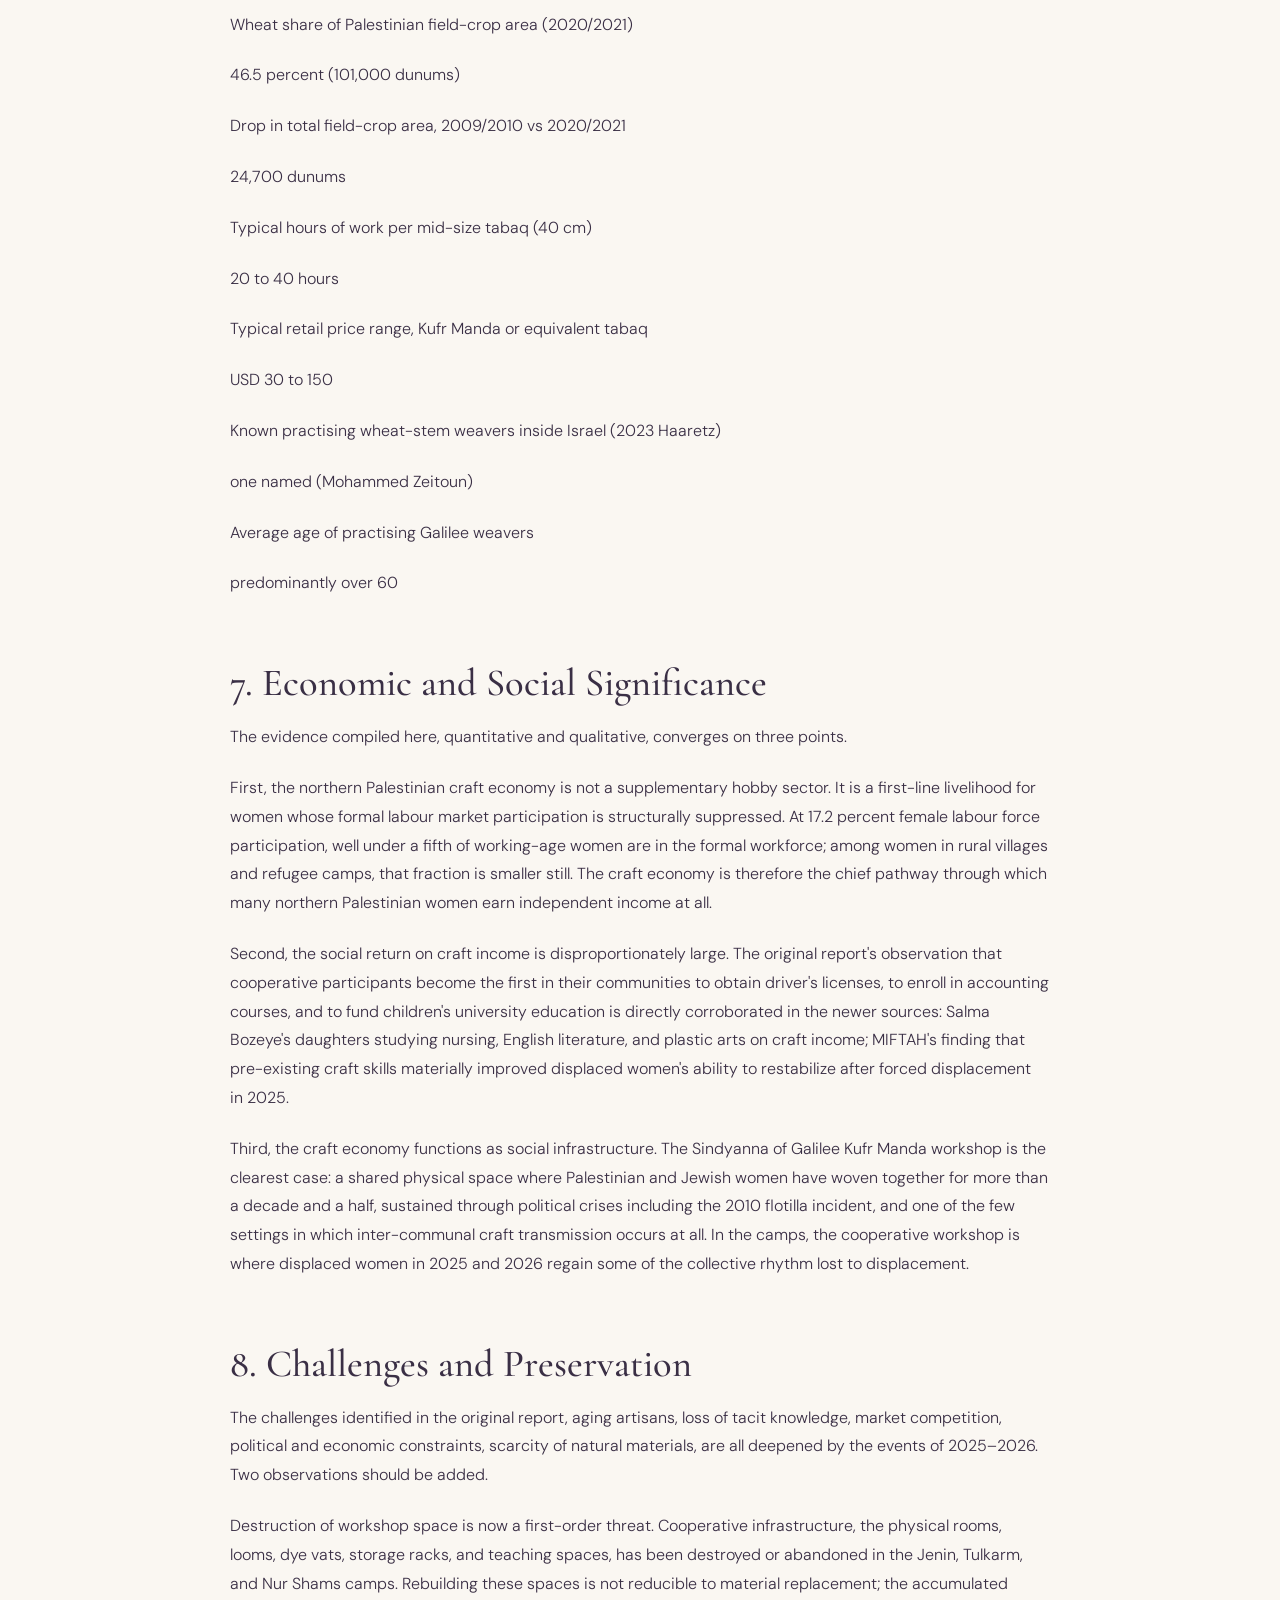
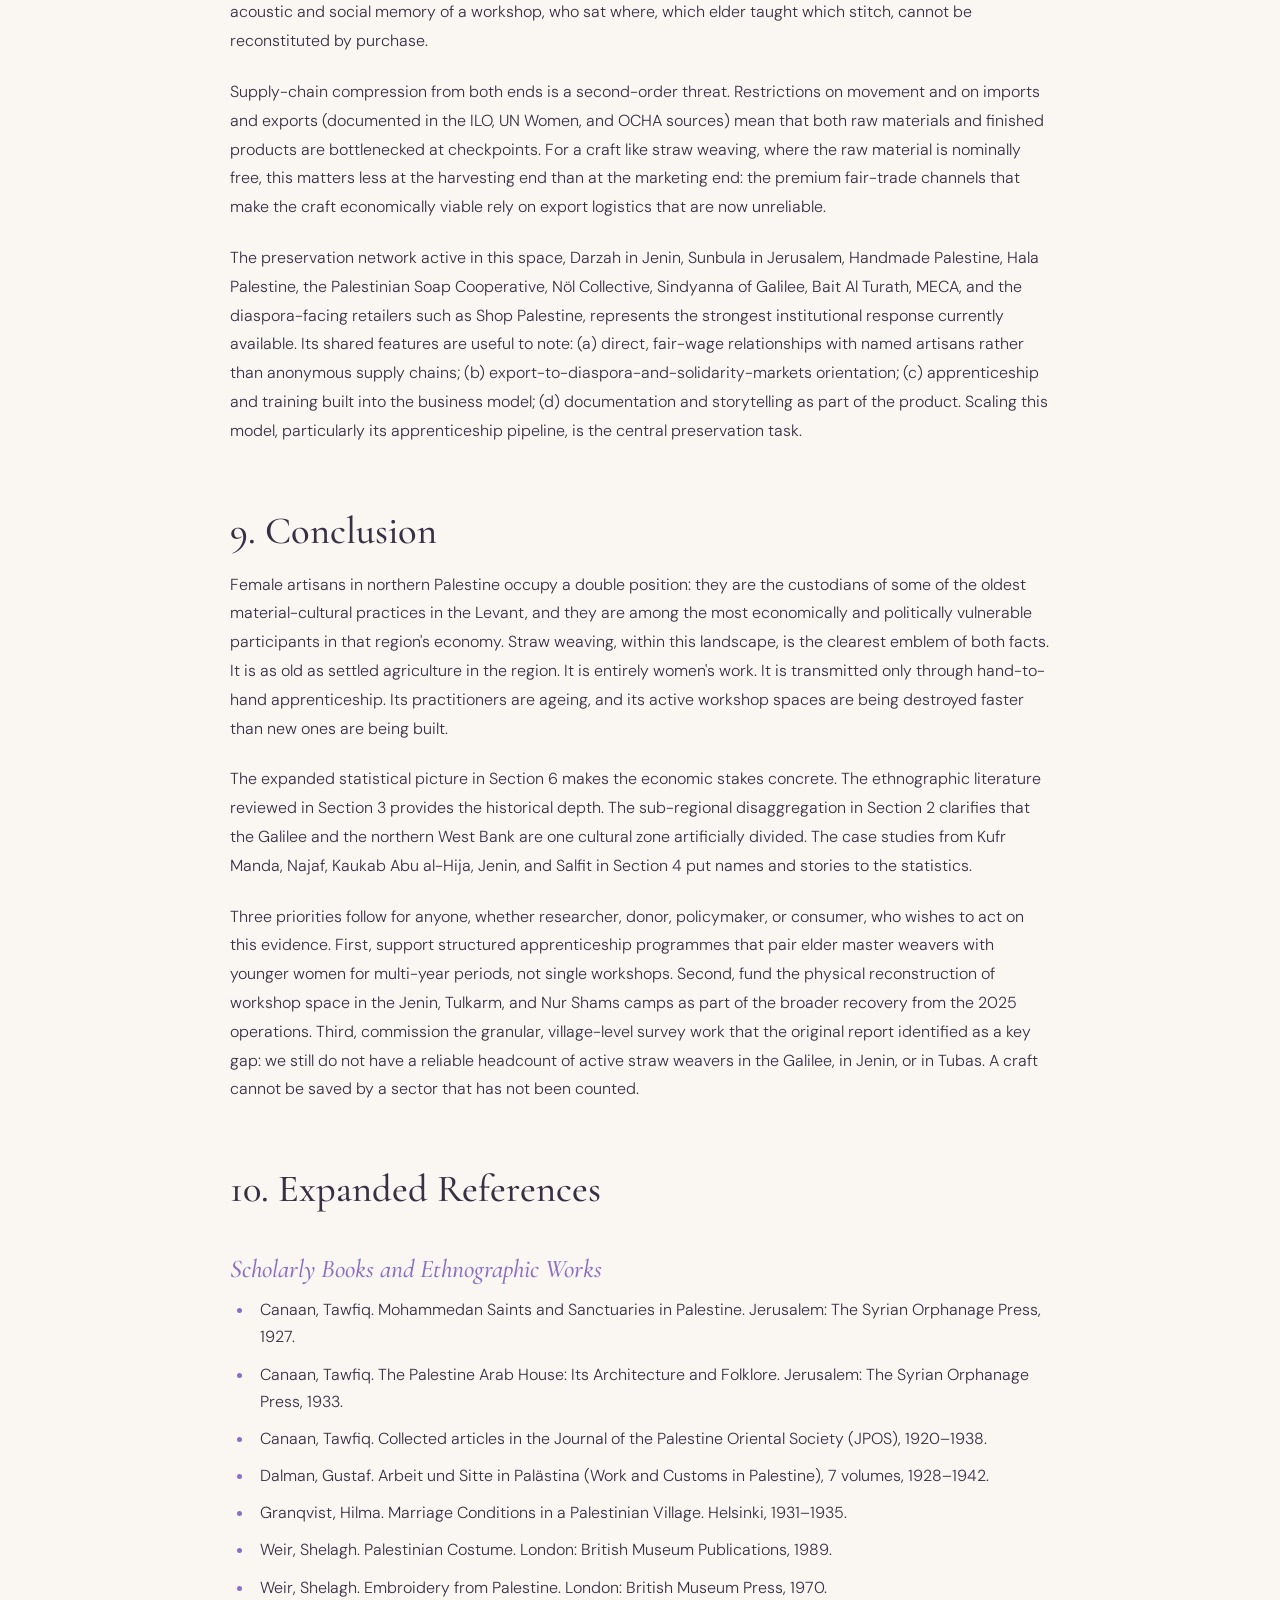
<file: straw-weaving.html>
<!DOCTYPE html>
<html lang="en">
<head>
  <meta charset="UTF-8" />
  <meta name="viewport" content="width=device-width, initial-scale=1.0" />
  <title>Straw Weaving, An Expanded Study · Natalie Almasri</title>
  <link rel="preconnect" href="https://fonts.googleapis.com" />
  <link rel="preconnect" href="https://fonts.gstatic.com" crossorigin />
  <link href="https://fonts.googleapis.com/css2?family=Cormorant+Garamond:ital,wght@0,300;0,400;0,500;0,600;1,300;1,400&display=swap" rel="stylesheet" />
  <link href="https://fonts.googleapis.com/css2?family=DM+Sans:ital,opsz,wght@0,9..40,300;0,9..40,400;0,9..40,500;1,9..40,300&display=swap" rel="stylesheet" />
  <style>
    :root{
      --cream:#FAF7F2; --cream2:#F3EDE3; --parchment:#EDE3D5;
      --lavender:#C8B4E8; --lavender2:#B09AD8; --lavender3:#8B6FC4;
      --ink:#1C1720; --ink2:#3A2F45; --ink3:#6B5F7A;
      --font-display:'Cormorant Garamond',Georgia,serif;
      --font-body:'DM Sans',system-ui,sans-serif;
      --ease-out:cubic-bezier(0.16,1,0.3,1);
    }
    *,*::before,*::after{box-sizing:border-box;margin:0;padding:0;}
    html{scroll-behavior:smooth;}
    body{background:var(--cream);color:var(--ink);font-family:var(--font-body);font-weight:300;overflow-x:hidden;}
    ::-webkit-scrollbar{width:4px;}
    ::-webkit-scrollbar-track{background:var(--cream2);}
    ::-webkit-scrollbar-thumb{background:var(--lavender2);border-radius:2px;}
    .article-nav{position:fixed;top:0;left:0;right:0;height:64px;z-index:50;display:grid;grid-template-columns:1fr auto 1fr;align-items:center;padding:0 clamp(20px,5vw,64px);background:rgba(250,247,242,0.88);backdrop-filter:blur(16px);box-shadow:0 1px 0 rgba(200,180,232,0.25);transition:transform 0.45s var(--ease-out);}
    .article-nav.nav-hidden{transform:translateY(-100%);}
    .back-link{display:inline-flex;align-items:center;gap:10px;font-family:var(--font-body);font-size:0.78rem;letter-spacing:0.12em;text-transform:uppercase;color:var(--ink3);text-decoration:none;transition:color 0.3s,gap 0.3s var(--ease-out);}
    .back-link:hover{color:var(--lavender3);gap:14px;}
    .article-nav .brand{grid-column:2;justify-self:center;display:flex;align-items:center;height:42px;text-decoration:none;}
    .article-nav .brand img{height:100%;width:auto;display:block;}
    .article-hero{padding:calc(64px + 60px) clamp(20px,5vw,64px) 0;max-width:860px;margin:0 auto;text-align:center;}
    .article-tag{font-family:var(--font-body);font-size:0.7rem;letter-spacing:0.2em;text-transform:uppercase;color:var(--lavender3);margin-bottom:24px;opacity:0;animation:fadeUp 0.9s 0.1s var(--ease-out) forwards;}
    .article-title{font-family:var(--font-display);font-weight:300;font-size:clamp(2.6rem,6vw,5rem);line-height:1.02;color:var(--ink2);margin-bottom:12px;opacity:0;animation:fadeUp 0.9s 0.25s var(--ease-out) forwards;}
    .article-subtitle{font-family:var(--font-display);font-style:italic;font-weight:300;font-size:clamp(1.3rem,3vw,2rem);color:var(--lavender3);margin-bottom:28px;opacity:0;animation:fadeUp 0.9s 0.35s var(--ease-out) forwards;}
    .article-meta{font-family:var(--font-body);font-size:0.75rem;letter-spacing:0.12em;text-transform:uppercase;color:var(--ink3);margin-bottom:48px;opacity:0;animation:fadeUp 0.9s 0.45s var(--ease-out) forwards;}
    .article-intro{font-family:var(--font-display);font-style:italic;font-weight:300;font-size:clamp(1.2rem,2.4vw,1.6rem);line-height:1.55;color:var(--ink3);max-width:640px;margin:0 auto 56px;opacity:0;animation:fadeUp 0.9s 0.55s var(--ease-out) forwards;}
    .hero-image{width:100%;max-width:1000px;margin:0 auto 72px;aspect-ratio:16/9;overflow:hidden;background:var(--cream2);opacity:0;animation:fadeIn 1.2s 0.5s var(--ease-out) forwards;}
    
    .article-body{max-width:900px;margin:0 auto;padding:0 clamp(24px,6vw,40px) 80px;}
    .article-foot{border-top:1px solid var(--parchment);max-width:860px;margin:0 auto;padding:40px clamp(20px,5vw,24px) 80px;display:flex;justify-content:space-between;gap:24px;flex-wrap:wrap;}
    .foot-link{text-decoration:none;max-width:46%;}
    .foot-link.next{text-align:right;margin-left:auto;}
    .foot-dir{font-family:var(--font-body);font-size:0.68rem;letter-spacing:0.16em;text-transform:uppercase;color:var(--ink3);margin-bottom:8px;display:block;}
    .foot-title{font-family:var(--font-display);font-size:1.4rem;font-weight:400;color:var(--ink2);line-height:1.2;transition:color 0.3s;}
    .foot-link:hover .foot-title{color:var(--lavender3);}
    @keyframes fadeUp{from{opacity:0;transform:translateY(24px);}to{opacity:1;transform:translateY(0);}}
    @keyframes fadeIn{from{opacity:0;}to{opacity:1;}}
    @media(max-width:600px){.article-nav .brand{display:none;}.foot-link{max-width:100%;}}
    /* long-form reading */
    .article-p{font-family:var(--font-body);font-size:1rem;line-height:1.8;color:var(--ink2);margin-bottom:22px;text-wrap:pretty;}
    .article-lead-p::first-letter{font-family:var(--font-display);font-size:4rem;font-weight:500;float:left;line-height:0.78;padding:8px 16px 0 0;color:var(--lavender3);}
    .article-h2{font-family:var(--font-display);font-size:clamp(1.8rem,3.4vw,2.4rem);font-weight:500;color:var(--ink2);line-height:1.12;margin:64px 0 18px;}
    .article-h3{font-family:var(--font-display);font-style:italic;font-size:clamp(1.3rem,2.4vw,1.6rem);font-weight:500;color:var(--lavender3);margin:42px 0 12px;}
    .article-h4{font-family:var(--font-body);font-size:0.8rem;font-weight:600;letter-spacing:0.12em;text-transform:uppercase;color:var(--ink3);margin:32px 0 10px;}
    .article-ul{margin:8px 0 26px;padding-left:24px;}
    .article-ul li{font-family:var(--font-body);font-size:1rem;line-height:1.7;color:var(--ink2);margin-bottom:10px;padding-left:6px;}
    .article-ul li::marker{color:var(--lavender3);}
    .article-quote{margin:40px 0;padding:6px 0 6px 30px;border-left:3px solid var(--lavender3);font-family:var(--font-display);font-style:italic;font-size:1.45rem;line-height:1.5;color:var(--ink2);}
    .article-figure-img{margin:48px 0;}
    .article-figure-img img{width:100%;height:auto;display:block;border-radius:4px;}
    .article-figure{margin:52px 0 8px;}
    
    .article-figcaption{font-family:var(--font-body);font-size:0.74rem;letter-spacing:0.04em;color:var(--ink3);text-align:center;margin-top:12px;font-style:italic;}
  .img-placeholder{width:100%;height:100%;background:linear-gradient(135deg, #C8B4E8 0%, #E8C4C4 40%, #F3EDE3 70%, #A8C4A2 100%);display:flex;align-items:center;justify-content:center;position:relative;overflow:hidden;}.img-placeholder::before{content:'';position:absolute;inset:0;background-image:repeating-linear-gradient(-45deg,transparent,transparent 14px,rgba(255,255,255,0.08) 14px,rgba(255,255,255,0.08) 15px);}.img-placeholder .cap{position:relative;z-index:1;font-family:var(--font-body);font-size:0.7rem;letter-spacing:0.14em;text-transform:uppercase;color:rgba(80,60,110,0.55);}
  </style>
</head>
<body>
  <nav class="article-nav">
    <a href="index.html#blog" class="back-link">← Back to Writing</a>
    <a href="index.html" class="brand"><img src="uploads/signature-cropped.png" alt="Natalie Almasri" /></a>
  </nav>

  <header class="article-hero" data-screen-label="Article: Straw Weaving">
    <p class="article-tag">Craft Research</p>
    <h1 class="article-title">Straw Weaving</h1>
    <p class="article-subtitle">An Expanded Study</p>
    <p class="article-meta">Research · 2026</p>
    <p class="article-intro">An expanded study of women's craft in Northern Palestine, with straw weaving at its heart.</p>
  </header>

  <div class="hero-image">
    <img src="uploads/straw-weaving-cover.jpg" alt="Straw Weaving cover" style="width:100%;height:100%;object-fit:cover;display:block;" />
  </div>

  <article class="article-body">
      <h2 class="article-h2">1. Introduction and Scope of the Expansion</h2>
      <p class="article-p article-lead-p">This expansion deepens in straw weaving as the central case, giving it the extended treatment its cultural weight and current endangerment warrant. It strengthens the evidence base with additional sources: the ethnographic corpus of Tawfiq Canaan and Gustaf Dalman, Salim Tamari's critical work on Palestinian nativist ethnography, and contemporary reporting from Haaretz, Handmade Palestine, Sindyanna of Galilee, Nöl Collective, and MIFTAH. Finally, it sharpens the geography by disaggregating “northern Palestine” into its component sub-regions (the Galilee, Marj Ibn ʻAmir/Jezreel edge, the Jenin and Tubas highlands, the Tulkarm coastal slope, and the northern West Bank refugee camps), each with distinct craft ecologies.</p>
      <p class="article-p">The period covered by this expansion, early 2025 through early 2026, is also one of acute crisis. The “Iron Wall” military operation launched on 21 January 2025 devastated the very refugee camps that host several of the most active women-led cooperatives described in the original report. Any honest account of the northern craft economy must now place these events at the centre of the analysis, not in a footnote.</p>
      <h2 class="article-h2">2. Geographic Framing: What Counts as “Northern Palestine”</h2>
      <p class="article-p">“Northern Palestine” is not an administrative unit. For the purposes of craft history, it can usefully be defined as the zone stretching from the Galilee in the north, southwards through Marj Ibn ʻAmir (the Jezreel Valley edge), into the northern West Bank governorates of Jenin, Tubas, Tulkarm, and Nablus. Each sub-region has its own craft profile:</p>
      <ul class="article-ul">
        <li>The Galilee (Nazareth, Safad, Kufr Manda, Kaukab Abu al-Hija, Najaf and surrounding villages) was historically the textile heartland and a stronghold of wheat-stalk weaving. Cotton was grown locally, with indigo and sumac dyes; silk was imported from Syria.</li>
        <li>The Jenin governorate is today the agricultural powerhouse of the West Bank, with 25.6 percent of the country's cultivated land, the highest share in Palestine, and 152,000 dunums under olives (also the national lead). Its villages remain important centres of straw and olive-branch weaving, and Jenin Refugee Camp is a major site of women's cooperative activity.</li>
        <li>Tubas and the Northern Jordan Valley hold a smaller but distinct craft economy shaped by Bedouin and semi-nomadic communities, where wool and goat-hair weaving traditions overlap with straw work.</li>
        <li>Tulkarm and Qalqilya on the coastal slope have historically blended agricultural craft production with access to coastal trade routes. Tulkarm governorate cultivates 34 percent of its surface area, making it one of the densest agricultural zones and a steady supplier of wheat straw.</li>
        <li>Nablus anchors the southern edge of the region and remains synonymous with Nabulsi olive oil soap, a craft in which women's labour was and is central at the household and small-workshop scale.</li>
      </ul>
      <p class="article-p">Framing these areas as one region is analytically useful because the craft knowledge does not respect the Green Line. Weavers in Kaukab Abu al-Hija (inside present-day Israel) and Yamun (Jenin governorate) share techniques, motifs, and even plant-material vocabularies. The political fragmentation is real and consequential, but it is superimposed on a single older cultural geography.</p>
      <h2 class="article-h2">3. Historical and Ethnographic Background</h2>
      <p class="article-p">The scholarly foundation for studying northern Palestinian women's crafts was laid in the late Ottoman and British Mandate periods. Four bodies of work remain indispensable.</p>
      <p class="article-p">Tawfiq Canaan (1882–1964) was the pre-eminent Palestinian ethnographer of his generation. A physician by training, he published roughly forty-five folklore articles, many in the Journal of the Palestine Oriental Society between 1920 and 1938, and left books including Mohammedan Saints and Sanctuaries in Palestine (1927) and The Palestine Arab House: Its Architecture and Folklore (1933). His assembled collection of some 1,400 amulets and ethnographic objects, including woven and plaited items used in ritual contexts, is now housed at Birzeit University. Canaan understood Palestinian material culture as a living continuum stretching back through Canaanite, Nabatean, and Arab strata, rather than a frozen biblical tableau.</p>
      <p class="article-p">Gustaf Dalman (1855–1941) produced the seven-volume Arbeit und Sitte in Palästina (Work and Customs in Palestine, 1928–1942), the most granular survey ever made of Palestinian rural work, including extensive sections on weaving, carpet-making, and plaited goods drawn partly from informants in the Jerusalem circle around Tawfiq Canaan's father, Rev. Beshara Canaan.</p>
      <p class="article-p">Salim Tamari has provided the most important critical re-reading of this literature, including the essays “Lepers, Lunatics and Saints: The Nativist Ethnography of Tawfiq Canaan and His Jerusalem Circle” (Jerusalem Quarterly, 2004) and “Tawfiq Canaan and Gustav Dalman: German Orientalism and the Native Informant” (Jerusalem Quarterly, 2025). Tamari's work cautions against reading early twentieth-century ethnography as neutral record, but also defends its empirical richness, especially on regional variation in peasant lore.</p>
      <p class="article-p">The Ottoman and early Mandate record shows northern Palestine as a dense craft landscape. Al-Majdal alone, on the southern coastal plain, had more than 500 active looms up to the mid-nineteenth century; in the north, Nazareth, Safad, and the Galilee villages supplied both local and regional markets. Canaan's father Beshara Canaan served as Dalman's informant on specifically these topics: weaving and carpet-making (Dalman, Arbeit und Sitte items 2392, 2567, 2653), embroidery (2591), and the gendered division of rural labour. Nablus's soap industry, meanwhile, had grown from Roman roots to thirty factories at its nineteenth-century peak, according to the documentation preserved by the Palestinian Soap Cooperative.</p>
      <h2 class="article-h2">4. Straw Weaving (al-Khaws): An In-Depth Study</h2>
      <p class="article-p">Straw weaving is the oldest continuously practised women's craft in northern Palestine. Unlike textile weaving on looms (which required capital investment, fixed premises, and often male involvement in the most specialized stages) straw weaving could be done by any woman, in any courtyard, with materials gathered free from the land. For that reason it was historically the most democratic of the crafts, and today the most endangered. The section below expands each dimension of the practice.</p>
      <h3 class="article-h3">4.1 Terminology and Materials</h3>
      <p class="article-p">The Arabic term for straw work is al-khaws, and its practitioner is al-khawwas (masculine) or al-khawwasa (feminine). The finished forms have distinct names:</p>
      <ul class="article-ul">
        <li>Tabaq (pl. atbaq), a shallow woven tray, typically 20–60 cm in diameter, used for serving bread and food or hung as wall decoration. The tabaq is the signature object of Galilean straw work.</li>
        <li>Saniyya, a larger, often deeper tray; the word is more often used in central and southern Palestine but is attested in the north as well.</li>
        <li>Salla (pl. silal), a basket with raised sides, used for carrying harvested produce, storing grain, and transporting bread to communal ovens.</li>
        <li>Quffa, a large, sturdier storage basket, often lined, used for grain or textiles.</li>
      </ul>
      <p class="article-p">The materials used in the north are tightly bound to the local agricultural calendar. The dominant fibre is qash, wheat stalks, harvested in late May or June after the grain is threshed. Wheat remains the leading field crop in Palestine, accounting for 46.5 percent of the total field-crop area (about 101,000 dunums as of the 2020/2021 agricultural year, per PCBS). Jenin governorate leads, and this agricultural centrality is part of why Jenin and its surrounding villages remain the northern stronghold of wheat-straw weaving.</p>
      <p class="article-p">Beyond wheat, northern weavers historically used twigs and slender branches of olive, almond, and terebinth (butm) gathered from trees on or near the family's own land, one of the defining characteristics of a place-rooted craft. Jenin governorate alone contains roughly 152,000 dunums under olives, the highest concentration in Palestine, which directly sustains the supply of pruning by-products used by weavers. Date-palm fronds are used in the Jordan Valley and among artisans with Gazan or southern coastal roots; in the northern Galilee, weavers such as those at Sindyanna of Galilee's Kufr Manda workshop work primarily with date-tree fronds brought in from other regions, supplemented with olive and willow for decorative accents.</p>
      <p class="article-p">Colour is achieved through natural dyes, historically indigo, sumac, pomegranate rind, henna, onion skin, and walnut hull, each associated with a particular palette of blues, reds, browns, and yellows. The geometric patterns of a finished tabaq are typically built up in alternating dyed and undyed coils, producing the characteristic radiating star and diamond motifs that identify a piece as northern Palestinian.</p>
      <h3 class="article-h3">4.2 Techniques and Forms</h3>
      <p class="article-p">The dominant structural technique is coiled basketry. A bundle of wheat stalks is held and compressed into a continuous rope-like core, which is then spiralled outward from the centre. At each turn, the weaver uses a needle or awl to draw a thinner binding material, typically finer strips of grass, split palm frond, or raffia, through the coil below, stitching the new coil onto it. The tightness of the stitch and the regularity of the coil are what separate an apprentice's tray from a master's.</p>
      <p class="article-p">The process is slow. A mid-size tabaq (40 cm) requires between 20 and 40 hours of work for an experienced weaver, excluding material preparation. Preparation itself, harvesting the wheat, letting it dry in the sun for several days, stripping the nodes, soaking, dyeing, re-drying, can take two weeks for a batch sufficient for a few trays. The craft therefore has a characteristic seasonality: preparation in early summer after the grain harvest, production through the autumn and winter, sale in spring or through the year-round fair-trade pipeline.</p>
      <p class="article-p">Technique is transmitted almost entirely through direct apprenticeship. The coordination of hand tension, coil thickness, and stitch spacing is not easily reduced to written instruction; it is what ethnographers call tacit or embodied knowledge. When a master weaver dies without apprentices, her entire repertoire, the specific way she tucked a fibre, the speed at which she introduced a colour change, is lost. This is the core reason the endangerment of straw weaving is more acute than the statistics alone suggest.</p>
      <h3 class="article-h3">4.3 Geographic Concentration in the North</h3>
      <p class="article-p">Three sub-regional clusters can be identified in contemporary northern straw weaving:</p>
      <p class="article-p">Galilee cluster. Centred on Kufr Manda in the Lower Galilee, where Sindyanna of Galilee and the MAAN Workers Association run a joint basket-weaving project active since the late 2000s. The workshop employs around ten women regularly, meeting twice weekly, and hosts visiting groups. Kaukab Abu al-Hija is another Galilee village represented in the programme, the home of Fatmah Haj (Um Ihab), who rejoined the craft at age 71 after retiring from teaching. An Ein Dor Archaeological Museum exhibit in 2023 featured trays made by Mohammed Zeitoun of Najaf, who learnt the craft from his grandmother, a Galilee woman who embodied exactly the transmission line now broken in most villages.</p>
      <p class="article-p">Jenin cluster. Spread across the villages of Jenin governorate, where wheat straw is abundant and olive pruning yields the secondary fibres. The cluster feeds both the Jenin refugee-camp cooperatives (where it intersects with felting, silk-screening, and pottery programmes documented in the original report) and the wider Darzah-supported artisan network, which works with more than 30 female artisans in the camp. Since the January 2025 Iron Wall operation, which has forced more than 42,000 residents from their camps according to UNRWA, including 21,000 from Jenin Camp alone, this cluster has been severely disrupted.</p>
      <p class="article-p">Salfit / Jordan Valley extension. Although technically central rather than northern, Salfit deserves mention as a connected cluster: Salma Bozeye of Bait Al Turath, working with olive and wheat straw, sources all her materials from women in the Salfit region and has spent more than sixteen years training a younger generation. Her model, training younger women locally and selling to diaspora markets, is the template fair-trade organizations are attempting to replicate in the Galilee and Jenin.</p>
      <h3 class="article-h3">4.4 The Gendered Economy of Straw Weaving</h3>
      <p class="article-p">Straw weaving is one of the very few productive activities historically coded as almost exclusively female. Several features explain this. It required no capital beyond a needle. It could be interrupted: a woman could put down a coil to attend to a child or a pot, and pick it up again without loss. It could be done in the courtyard or under a tree, compatible with the rhythms of rural domestic life. And its products, bread trays, storage baskets, wedding gifts, were embedded in precisely the domestic economy women controlled.</p>
      <p class="article-p">The contemporary economic significance of the craft must therefore be read against the broader statistical picture: female labour force participation in Palestine of 17.2 percent, women's wages at roughly 80 percent of men's in the West Bank and Gaza, and more than 20 percent of informal household projects owned by women. When a woman in a northern village sells a tabaq, it is often the single largest income event she will generate in that month, and the only one of which she is the sole author.</p>
      <p class="article-p">Income from straw work is modest in absolute terms. A Kufr Manda basket sells in boutique outlets in Israel and abroad for between the equivalent of 30 and 150 US dollars depending on size and complexity, of which perhaps half reaches the weaver. The Baitutie programme noted in the original report, 23 women-led cooperatives, 923 members, combined 2016 sales of $318,000, illustrates that even when aggregated at scale, the per-woman annual income from craft cooperatives averages a few hundred dollars. The value of the craft economy is therefore not that it pulls women out of poverty (it does not, reliably) but that it creates a first, autonomous, dignified income stream.</p>
      <p class="article-p">Testimonial evidence consistently corroborates this. Salma Bozeye in Salfit reports that craft income has supported three of her daughters through higher education, one in nursing, one in English literature, one in plastic arts. In the Jenin and Tulkarm camps, surveys conducted by MIFTAH in 2025 (covering 300 displaced women, of whom 145 were from Jenin camps, 142 from Tulkarm and Nur Shams) show that where women had developed craft-based income before displacement, they were substantially more likely to re-establish some livelihood in their displacement locations; where they had not, they reported a much steeper descent into dependency.</p>
      <h3 class="article-h3">4.5 Decline, Endangerment, and Revival</h3>
      <p class="article-p">The indicators of endangerment are unambiguous. The Haaretz profile of Mohammed Zeitoun reports that he is “the only craftsperson in Israel who still weaves using wheat stems,” a striking claim but one consistent with Sunbula's own assessment that declining wheat cultivation and rising wheat-straw prices have threatened the economic viability of basketry. Handmade Palestine describes straw tray weaving explicitly as “a dying art in Palestine.” Sindyanna of Galilee notes that the Kufr Manda baskets cannot compete on price with cheap imports from Africa and the Far East, and have to be routed through niche boutique, gallery, and fair-trade channels to remain viable.</p>
      <p class="article-p">The pressures are cumulative:</p>
      <ul class="article-ul">
        <li>Demographic: The practising population is predominantly older than 60. Fatmah Haj in Kufr Manda is 71; the named weavers in the Handmade Palestine catalogue, Om Yusef, Fatima Om Mansur, are grandmothers teaching granddaughters one-on-one, an approach that does not scale.</li>
        <li>Material: Wheat cultivation has declined nationally, PCBS records a drop of 24,700 dunums in total field-crop area between 2009/2010 and 2020/2021, and land confiscations plus environmental pressures have reduced access to wild terebinth and almond.</li>
        <li>Economic: Mass-produced plastic, metal, and imported woven goods have displaced straw products from their original functional roles, pushing them into a purely ornamental market where they compete on craft quality rather than utility.</li>
        <li>Political: Checkpoints and military operations disrupt the movement of materials and finished goods. The Iron Wall operation of 21 January 2025 onwards caused direct destruction of workshop spaces in the Jenin, Tulkarm, and Nur Shams camps and displaced the artisans who worked in them.</li>
      </ul>
      <p class="article-p">Against this, a revival network is visible. Sindyanna of Galilee in Kufr Manda, the Zeitoun workshop and Ein Dor Museum exhibit in the Lower Galilee, Salma Bozeye's Bait Al Turath in Salfit, Sunbula's basketry catalogue in Jerusalem, Handmade Palestine's online platform, and Darzah's work in Jenin camp all constitute a loose but real ecosystem. The critical gap remains the apprenticeship pipeline: none of these organizations alone can sustain the ten-to-twenty-year transmission horizon that a master weaver's training demands.</p>
      <h2 class="article-h2">5. Other Major Crafts: Updated Notes</h2>
      <p class="article-p">The original report's treatment of textile weaving, soap making, pottery, jewelry, and felting/silk-screening stands; a few focused additions strengthen it.</p>
      <p class="article-p">Textile (loom) weaving. Nöl Collective's documentation adds important detail: al-Majdal alone had 500-plus active looms by the mid-nineteenth century, and the Galilee supplied the indigo and sumac dyes used in costume fabrics across Palestine. Nöl is now working directly with small family businesses and women's cooperatives in the West Bank and Gaza to reconstruct specific weaves.</p>
      <p class="article-p">Olive oil soap making. The historical peak in Nablus is now documented at thirty factories in the nineteenth century, reduced to roughly five continuously operating as of 2022. Women's role at the household and small-workshop scale, managing the cooking, cutting, and stamping, is best captured in the Palestinian Soap Cooperative's own documentation of family-run soap houses.</p>
      <p class="article-p">Jewelry. Canaan's amulet collection includes many jewelry-class objects, silver pendants, beaded protective pieces, talismanic rings, providing a direct link between the early-twentieth-century rural repertoire and the contemporary cooperative-based revival supported by Sunbula.</p>
      <p class="article-p">Felting and silk-screening. These remain the most recently introduced crafts, and are particularly important in the Jenin refugee-camp programmes, precisely the locations most disrupted in 2025–2026. Their lower skill barrier makes them rapid-entry for newly displaced women, and they function as gateways into the more traditional crafts.</p>
      <h2 class="article-h2">6. Expanded Statistical Overview</h2>
      <p class="article-p">The tables below integrate new sources, PCBS agricultural census 2020/2021, UNRWA and OCHA 2025 displacement updates, MIFTAH 2025 survey, into the original statistical picture.</p>
      <h4 class="article-h4">6.1 Women's Participation and Craft Economy (Updated)</h4>
      <p class="article-p">Indicator</p>
      <p class="article-p">Figure</p>
      <p class="article-p">Female labour force participation (Palestine)</p>
      <p class="article-p">17.2 percent</p>
      <p class="article-p">Female labour force participation (Arab region average)</p>
      <p class="article-p">25 percent</p>
      <p class="article-p">Female labour force participation (global average)</p>
      <p class="article-p">51 percent</p>
      <p class="article-p">Women's wages as share of men's (West Bank and Gaza)</p>
      <p class="article-p">roughly 80 percent</p>
      <p class="article-p">Share of informal household projects owned by women</p>
      <p class="article-p">more than 20 percent</p>
      <p class="article-p">Women's entrepreneurship as share of women's employment</p>
      <p class="article-p">roughly 15 percent</p>
      <p class="article-p">Industrial sector (inclusive of handicrafts) share of GDP</p>
      <p class="article-p">13.1 percent</p>
      <p class="article-p">Manufacturing workforce in Palestine (2022)</p>
      <p class="article-p">more than 139,000</p>
      <h4 class="article-h4">6.2 Northern West Bank: Agriculture Underpinning Craft Materials (PCBS 2020/2021)</h4>
      <p class="article-p">Governorate</p>
      <p class="article-p">Cultivated Share of Land</p>
      <p class="article-p">Notes Relevant to Craft Materials</p>
      <p class="article-p">Jenin</p>
      <p class="article-p">49.4 percent (highest in Palestine)</p>
      <p class="article-p">152,000 dunums under olives (national lead); 25.6 percent of all national cultivated land</p>
      <p class="article-p">Tulkarm</p>
      <p class="article-p">34.0 percent</p>
      <p class="article-p">Steady wheat-straw supplier; coastal slope ecology</p>
      <p class="article-p">Qalqilya</p>
      <p class="article-p">35.1 percent</p>
      <p class="article-p">Significant wheat and mixed field crops</p>
      <p class="article-p">Tubas and Northern Valleys</p>
      <p class="article-p">Moderate</p>
      <p class="article-p">Jordan Valley dates and palm fronds (7,625 dunums of potatoes, 27,200 dunums of dates across Jericho and Al-Aghwar)</p>
      <p class="article-p">Nablus</p>
      <p class="article-p">Moderate</p>
      <p class="article-p">Olive pruning supplies basketry secondary fibres; soap industry anchor</p>
      <h4 class="article-h4">6.3 Craft Cooperatives and Fair-Trade Aggregates</h4>
      <p class="article-p">Indicator</p>
      <p class="article-p">Figure</p>
      <p class="article-p">Women's cooperatives supported by Sunbula Fair Trade</p>
      <p class="article-p">50 groups</p>
      <p class="article-p">Craft categories in Sunbula catalogue (incl. basketry)</p>
      <p class="article-p">at least 4</p>
      <p class="article-p">Women-led cooperatives in the Baitutie programme</p>
      <p class="article-p">23</p>
      <p class="article-p">Total members in the Baitutie programme</p>
      <p class="article-p">923</p>
      <p class="article-p">Baitutie direct sales to the public (2016)</p>
      <p class="article-p">USD 113,000</p>
      <p class="article-p">Baitutie export revenue (2016)</p>
      <p class="article-p">USD 205,000</p>
      <p class="article-p">Baitutie combined sales 2016</p>
      <p class="article-p">USD 318,000</p>
      <p class="article-p">Artisans working with Darzah in Jenin Refugee Camp</p>
      <p class="article-p">more than 30</p>
      <p class="article-p">Women in Kufr Manda Sindyanna basket workshop (Galilee)</p>
      <p class="article-p">around 10 active regularly</p>
      <p class="article-p">Years Salma Bozeye (Salfit) has been weaving professionally</p>
      <p class="article-p">more than 16</p>
      <h4 class="article-h4">6.4 Northern West Bank Displacement, January 2025 – April 2025</h4>
      <p class="article-p">Indicator</p>
      <p class="article-p">Figure</p>
      <p class="article-p">Total displaced from northern West Bank camps (UNRWA, mid-2025)</p>
      <p class="article-p">more than 42,000</p>
      <p class="article-p">Displaced from Jenin Refugee Camp and surroundings</p>
      <p class="article-p">21,000 (30 percent of the camp and city population)</p>
      <p class="article-p">Displaced from Tulkarm and Nur Shams camps</p>
      <p class="article-p">roughly 19,000</p>
      <p class="article-p">Palestinians killed in Iron Wall operation (21 Jan – 30 June 2025)</p>
      <p class="article-p">126, including 23 children and 5 women</p>
      <p class="article-p">Share of those killings in Jenin, Tubas, and Tulkarm governorates</p>
      <p class="article-p">roughly 60 percent (74 of 126)</p>
      <p class="article-p">Food-sector people reached in the three governorates (by end April 2025)</p>
      <p class="article-p">more than 93,570</p>
      <p class="article-p">Farmers, food producers, and herders supported</p>
      <p class="article-p">more than 3,000</p>
      <p class="article-p">MIFTAH displaced-women survey sample size</p>
      <p class="article-p">300 women</p>
      <h4 class="article-h4">6.5 Straw Weaving: Practitioner Indicators</h4>
      <p class="article-p">Indicator</p>
      <p class="article-p">Figure</p>
      <p class="article-p">Historically active weavers in Palestine (all types, pre-1948)</p>
      <p class="article-p">more than 300</p>
      <p class="article-p">Active looms in al-Majdal alone (mid-19th century)</p>
      <p class="article-p">more than 500</p>
      <p class="article-p">Wheat share of Palestinian field-crop area (2020/2021)</p>
      <p class="article-p">46.5 percent (101,000 dunums)</p>
      <p class="article-p">Drop in total field-crop area, 2009/2010 vs 2020/2021</p>
      <p class="article-p">24,700 dunums</p>
      <p class="article-p">Typical hours of work per mid-size tabaq (40 cm)</p>
      <p class="article-p">20 to 40 hours</p>
      <p class="article-p">Typical retail price range, Kufr Manda or equivalent tabaq</p>
      <p class="article-p">USD 30 to 150</p>
      <p class="article-p">Known practising wheat-stem weavers inside Israel (2023 Haaretz)</p>
      <p class="article-p">one named (Mohammed Zeitoun)</p>
      <p class="article-p">Average age of practising Galilee weavers</p>
      <p class="article-p">predominantly over 60</p>
      <h2 class="article-h2">7. Economic and Social Significance</h2>
      <p class="article-p">The evidence compiled here, quantitative and qualitative, converges on three points.</p>
      <p class="article-p">First, the northern Palestinian craft economy is not a supplementary hobby sector. It is a first-line livelihood for women whose formal labour market participation is structurally suppressed. At 17.2 percent female labour force participation, well under a fifth of working-age women are in the formal workforce; among women in rural villages and refugee camps, that fraction is smaller still. The craft economy is therefore the chief pathway through which many northern Palestinian women earn independent income at all.</p>
      <p class="article-p">Second, the social return on craft income is disproportionately large. The original report's observation that cooperative participants become the first in their communities to obtain driver's licenses, to enroll in accounting courses, and to fund children's university education is directly corroborated in the newer sources: Salma Bozeye's daughters studying nursing, English literature, and plastic arts on craft income; MIFTAH's finding that pre-existing craft skills materially improved displaced women's ability to restabilize after forced displacement in 2025.</p>
      <p class="article-p">Third, the craft economy functions as social infrastructure. The Sindyanna of Galilee Kufr Manda workshop is the clearest case: a shared physical space where Palestinian and Jewish women have woven together for more than a decade and a half, sustained through political crises including the 2010 flotilla incident, and one of the few settings in which inter-communal craft transmission occurs at all. In the camps, the cooperative workshop is where displaced women in 2025 and 2026 regain some of the collective rhythm lost to displacement.</p>
      <h2 class="article-h2">8. Challenges and Preservation</h2>
      <p class="article-p">The challenges identified in the original report, aging artisans, loss of tacit knowledge, market competition, political and economic constraints, scarcity of natural materials, are all deepened by the events of 2025–2026. Two observations should be added.</p>
      <p class="article-p">Destruction of workshop space is now a first-order threat. Cooperative infrastructure, the physical rooms, looms, dye vats, storage racks, and teaching spaces, has been destroyed or abandoned in the Jenin, Tulkarm, and Nur Shams camps. Rebuilding these spaces is not reducible to material replacement; the accumulated acoustic and social memory of a workshop, who sat where, which elder taught which stitch, cannot be reconstituted by purchase.</p>
      <p class="article-p">Supply-chain compression from both ends is a second-order threat. Restrictions on movement and on imports and exports (documented in the ILO, UN Women, and OCHA sources) mean that both raw materials and finished products are bottlenecked at checkpoints. For a craft like straw weaving, where the raw material is nominally free, this matters less at the harvesting end than at the marketing end: the premium fair-trade channels that make the craft economically viable rely on export logistics that are now unreliable.</p>
      <p class="article-p">The preservation network active in this space, Darzah in Jenin, Sunbula in Jerusalem, Handmade Palestine, Hala Palestine, the Palestinian Soap Cooperative, Nöl Collective, Sindyanna of Galilee, Bait Al Turath, MECA, and the diaspora-facing retailers such as Shop Palestine, represents the strongest institutional response currently available. Its shared features are useful to note: (a) direct, fair-wage relationships with named artisans rather than anonymous supply chains; (b) export-to-diaspora-and-solidarity-markets orientation; (c) apprenticeship and training built into the business model; (d) documentation and storytelling as part of the product. Scaling this model, particularly its apprenticeship pipeline, is the central preservation task.</p>
      <h2 class="article-h2">9. Conclusion</h2>
      <p class="article-p">Female artisans in northern Palestine occupy a double position: they are the custodians of some of the oldest material-cultural practices in the Levant, and they are among the most economically and politically vulnerable participants in that region's economy. Straw weaving, within this landscape, is the clearest emblem of both facts. It is as old as settled agriculture in the region. It is entirely women's work. It is transmitted only through hand-to-hand apprenticeship. Its practitioners are ageing, and its active workshop spaces are being destroyed faster than new ones are being built.</p>
      <p class="article-p">The expanded statistical picture in Section 6 makes the economic stakes concrete. The ethnographic literature reviewed in Section 3 provides the historical depth. The sub-regional disaggregation in Section 2 clarifies that the Galilee and the northern West Bank are one cultural zone artificially divided. The case studies from Kufr Manda, Najaf, Kaukab Abu al-Hija, Jenin, and Salfit in Section 4 put names and stories to the statistics.</p>
      <p class="article-p">Three priorities follow for anyone, whether researcher, donor, policymaker, or consumer, who wishes to act on this evidence. First, support structured apprenticeship programmes that pair elder master weavers with younger women for multi-year periods, not single workshops. Second, fund the physical reconstruction of workshop space in the Jenin, Tulkarm, and Nur Shams camps as part of the broader recovery from the 2025 operations. Third, commission the granular, village-level survey work that the original report identified as a key gap: we still do not have a reliable headcount of active straw weavers in the Galilee, in Jenin, or in Tubas. A craft cannot be saved by a sector that has not been counted.</p>
      <h2 class="article-h2">10. Expanded References</h2>
      <h3 class="article-h3">Scholarly Books and Ethnographic Works</h3>
      <ul class="article-ul">
        <li>Canaan, Tawfiq. Mohammedan Saints and Sanctuaries in Palestine. Jerusalem: The Syrian Orphanage Press, 1927.</li>
        <li>Canaan, Tawfiq. The Palestine Arab House: Its Architecture and Folklore. Jerusalem: The Syrian Orphanage Press, 1933.</li>
        <li>Canaan, Tawfiq. Collected articles in the Journal of the Palestine Oriental Society (JPOS), 1920–1938.</li>
        <li>Dalman, Gustaf. Arbeit und Sitte in Palästina (Work and Customs in Palestine), 7 volumes, 1928–1942.</li>
        <li>Granqvist, Hilma. Marriage Conditions in a Palestinian Village. Helsinki, 1931–1935.</li>
        <li>Weir, Shelagh. Palestinian Costume. London: British Museum Publications, 1989.</li>
        <li>Weir, Shelagh. Embroidery from Palestine. London: British Museum Press, 1970.</li>
        <li>Tamari, Salim. Mountain against the Sea: Essays on Palestinian Society and Culture. Berkeley: University of California Press, 2009.</li>
        <li>Tamari, Salim. “Lepers, Lunatics and Saints: The Nativist Ethnography of Tawfiq Canaan and His Jerusalem Circle,” Jerusalem Quarterly File, 2004.</li>
        <li>Tamari, Salim. “Tawfiq Canaan and Gustav Dalman: German Orientalism and the Native Informant,” Jerusalem Quarterly 102.</li>
        <li>Mubayyid, Salim Arafat al-. Al-Jughraphia al-Fulkloriyya lil-Amthal al-Shaʻbiyya al-Filastiniyya (Folkloric Geography of Palestine). Cairo: Egyptian Book Commission, 1986.</li>
        <li>Sirhan, Nimr. Mawsuʻat al-Fulklur al-Filastini (Encyclopedia of Palestinian Folklore), Volume 1. Amman: Al-Bayadir Press, 1989.</li>
        <li>Irving, Sarah. Intellectual Networks, Language and Knowledge under Colonialism: The Work of Stephan Stephan, Elias Haddad and Tawfiq Canaan in Palestine, 1909–1948. Doctoral dissertation.</li>
        <li>Nashef, Khaled. “Tawfik Canaan: His Life and Work,” Jerusalem Quarterly 16, 2002.</li>
        <li>Raheb, Mitri (ed.). Tawfiq Canaan: An Autobiography. Diyar Publisher, 2020.</li>
      </ul>
      <h3 class="article-h3">International and National Statistical and Policy Sources</h3>
      <ul class="article-ul">
        <li>Palestinian Central Bureau of Statistics (PCBS). Agricultural Census 2020/2021. Ramallah: PCBS, 2022.</li>
        <li>Palestinian Central Bureau of Statistics (PCBS). Informal Sector in Palestine 2022. Ramallah: PCBS, 2022.</li>
        <li>Palestinian Central Bureau of Statistics (PCBS). Press releases on the conditions of Palestinian refugees, 2025.</li>
        <li>International Labour Organization (ILO). Fact Sheet: Palestinian Women in the Labour Market.</li>
        <li>UN Women Palestine. Facts and Figures: Economic Empowerment.</li>
        <li>United Nations Relief and Works Agency (UNRWA). Operational updates on northern West Bank camps, 2025.</li>
        <li>OCHA (Office for the Coordination of Humanitarian Affairs – Occupied Palestinian Territory). Humanitarian Situation Updates, West Bank, 2025 (including updates 262 and 268).</li>
        <li>OCHA. Northern West Bank Humanitarian Response Update, 21 January – 30 April 2025.</li>
        <li>SDG Fund. Occupied Palestinian Territory: One-Stop-Shop for Sustainable Women-Owned Businesses.</li>
        <li>Al-Shabaka. Unlocking the Labor Market for Palestinian Women.</li>
        <li>World Bank and PCBS. Seeing is Believing: Poverty in the Palestinian Territories, 2014.</li>
        <li>MIFTAH. The Gendered Impact of Forced Displacement on Palestinian Families from Northern West Bank Refugee Camps, 2025.</li>
      </ul>
      <h3 class="article-h3">Fair-Trade, Cooperative, and Artisan-Facing Documentation</h3>
      <ul class="article-ul">
        <li>Sunbula Fair Trade Organization. “Basketry” and “Types of Palestinian Crafts.” Jerusalem.</li>
        <li>Handmade Palestine. Product catalogue and cultural-heritage blog posts, including coverage of Om Yusef's saniye weaving.</li>
        <li>Palestinian Soap Cooperative. “Heritage of Soap Factories in Nablus.”</li>
        <li>Hala Palestine. Cooperative profile and Nablus soap-house partnerships.</li>
        <li>Darzah. Artisan profiles and reporting from the Jenin Refugee Camp workshop.</li>
        <li>Nöl Collective. “Nöl: Weaving Threads of Palestinian History” and related company documentation.</li>
        <li>Sindyanna of Galilee. “Weaving for a Brighter Future in Kufr Manda,” “Weaving Baskets of Peace,” and “The Story of Fatmah Haj (Um Ihab).”</li>
        <li>Shop Palestine – MECA. Artisan profile: Salma Bozeye (Bait Al Turath, Salfit).</li>
        <li>Palbox. “Palestinian Artisans: Master Craftspeople Preserving Heritage.”</li>
        <li>Heinrich-Böll-Stiftung Palestine. Cultural Heritage and Traditional Crafts.</li>
      </ul>
      <h3 class="article-h3">Press and Cultural Coverage</h3>
      <ul class="article-ul">
        <li>Haaretz. “The Man Reviving Palestinian Women's Weaving,” profile of Mohammed Zeitoun, 12 July 2023.</li>
        <li>Palestine Information Centre. “Palestinian Woman Weaves Identity,” profile of Fatima Om Mansur, 24 February 2023.</li>
        <li>Positively Palestine Magazine. “Weaving and Embroidery in Palestine.”</li>
        <li>This Week in Palestine. “Industry in Palestine” and associated special issues.</li>
        <li>Ein Dor Archaeological Museum. Exhibit documentation on Galilee straw weaving (tabaqs), referenced in encyclopaedic sources.</li>
        <li>The Zay Initiative. Review of Shelagh Weir's Palestinian Costume.</li>
      </ul>
      <h3 class="article-h3">Digital and Reference Sources</h3>
      <ul class="article-ul">
        <li>Palquest – Interactive Encyclopedia of the Palestine Question. Biographical entry on Tawfiq Canaan.</li>
        <li>Jerusalem Story. Biographical profile of Tawfiq Canaan.</li>
        <li>Institute for Palestine Studies. Journal articles and archival materials, including Jerusalem Quarterly back-issues.</li>
        <li>Palestinian handicrafts, summary encyclopaedic entry (and sources cited therein).</li>
      </ul>
  </article>

  <nav class="article-foot">
    <a class="foot-link prev" href="female-artisans.html">
      <span class="foot-dir">← Previous</span>
      <span class="foot-title">Female Artisans</span>
    </a>
    <a class="foot-link next" href="montage-reality.html">
      <span class="foot-dir">Next →</span>
      <span class="foot-title">When the Imagination of Montage Becomes Reality</span>
    </a>
  </nav>
  <script>
  (function(){
    var nav = document.querySelector('.article-nav');
    var lastY = window.scrollY;
    window.addEventListener('scroll', function(){
      var y = window.scrollY;
      if (y > 140 && y > lastY + 6) nav.classList.add('nav-hidden');
      else if (y < lastY - 6 || y <= 140) nav.classList.remove('nav-hidden');
      lastY = y;
    }, { passive: true });
  })();
  </script>
  </body>
</html>
</file>
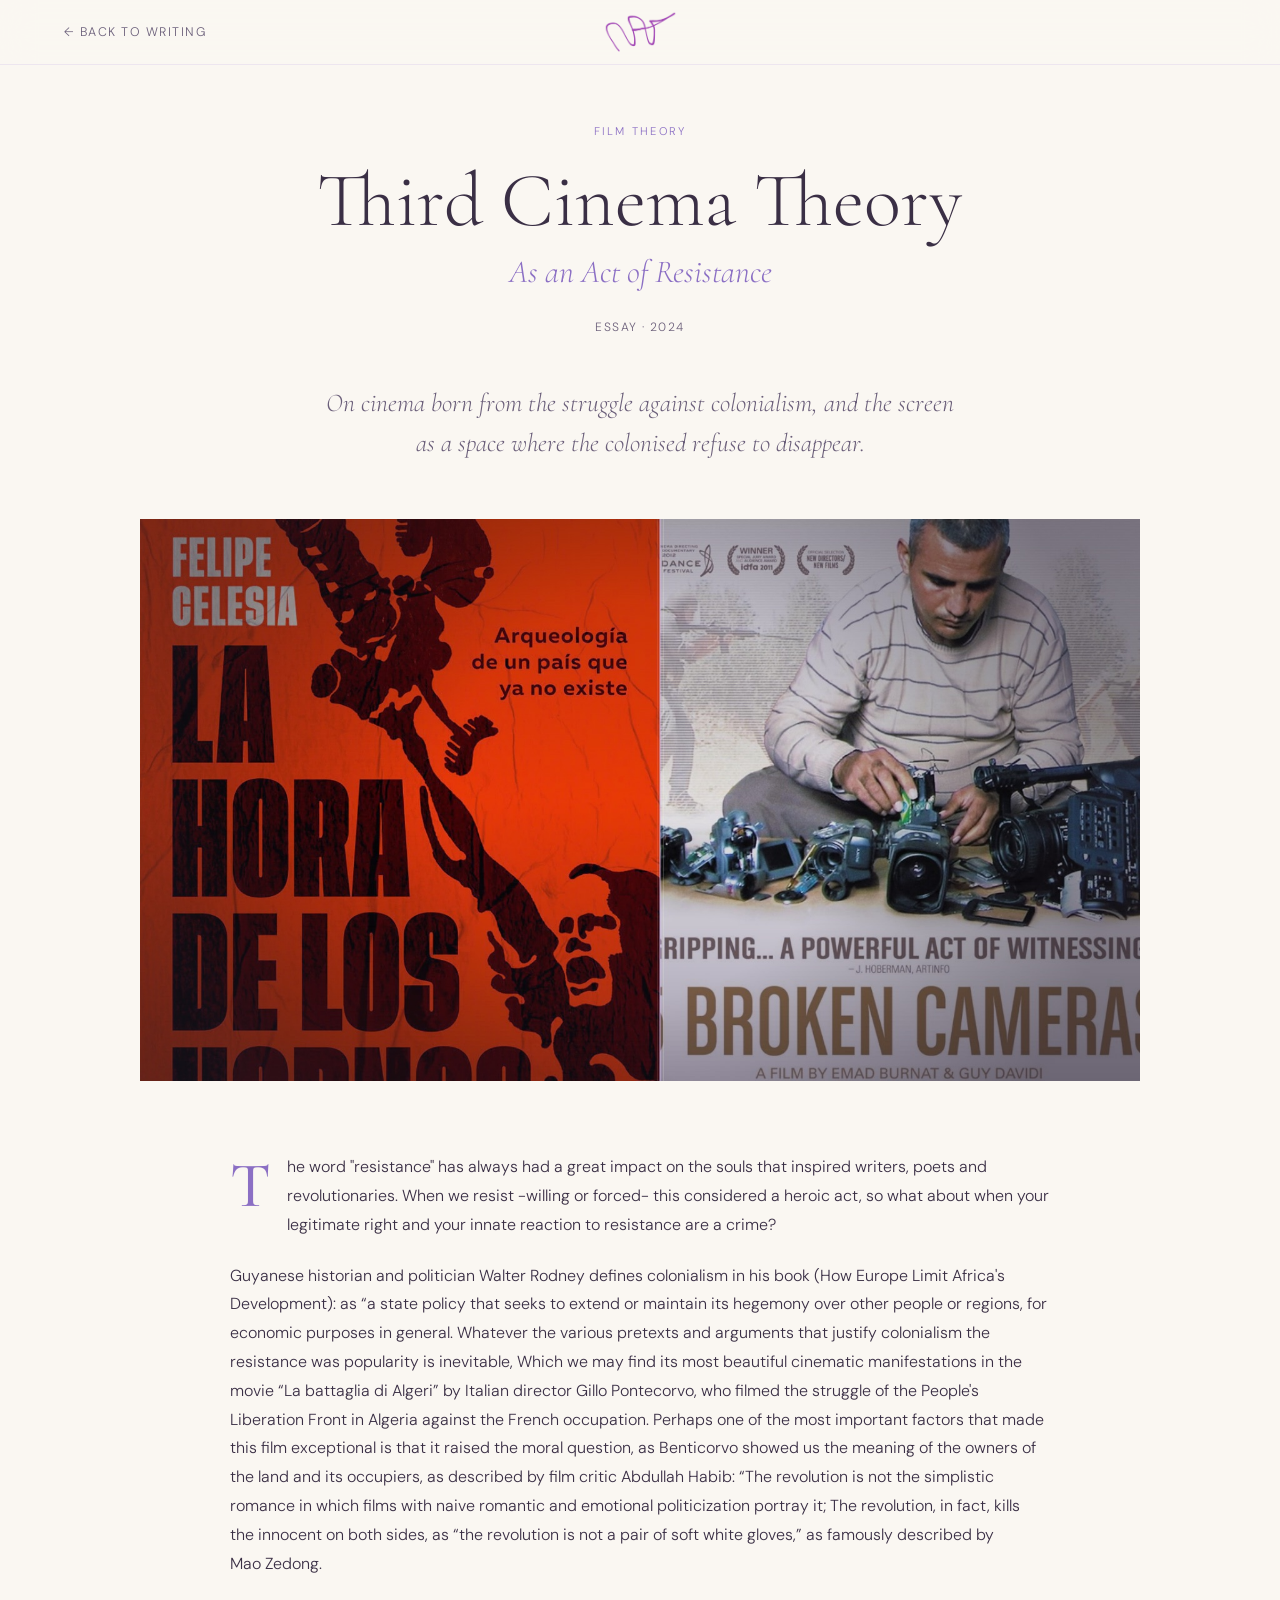
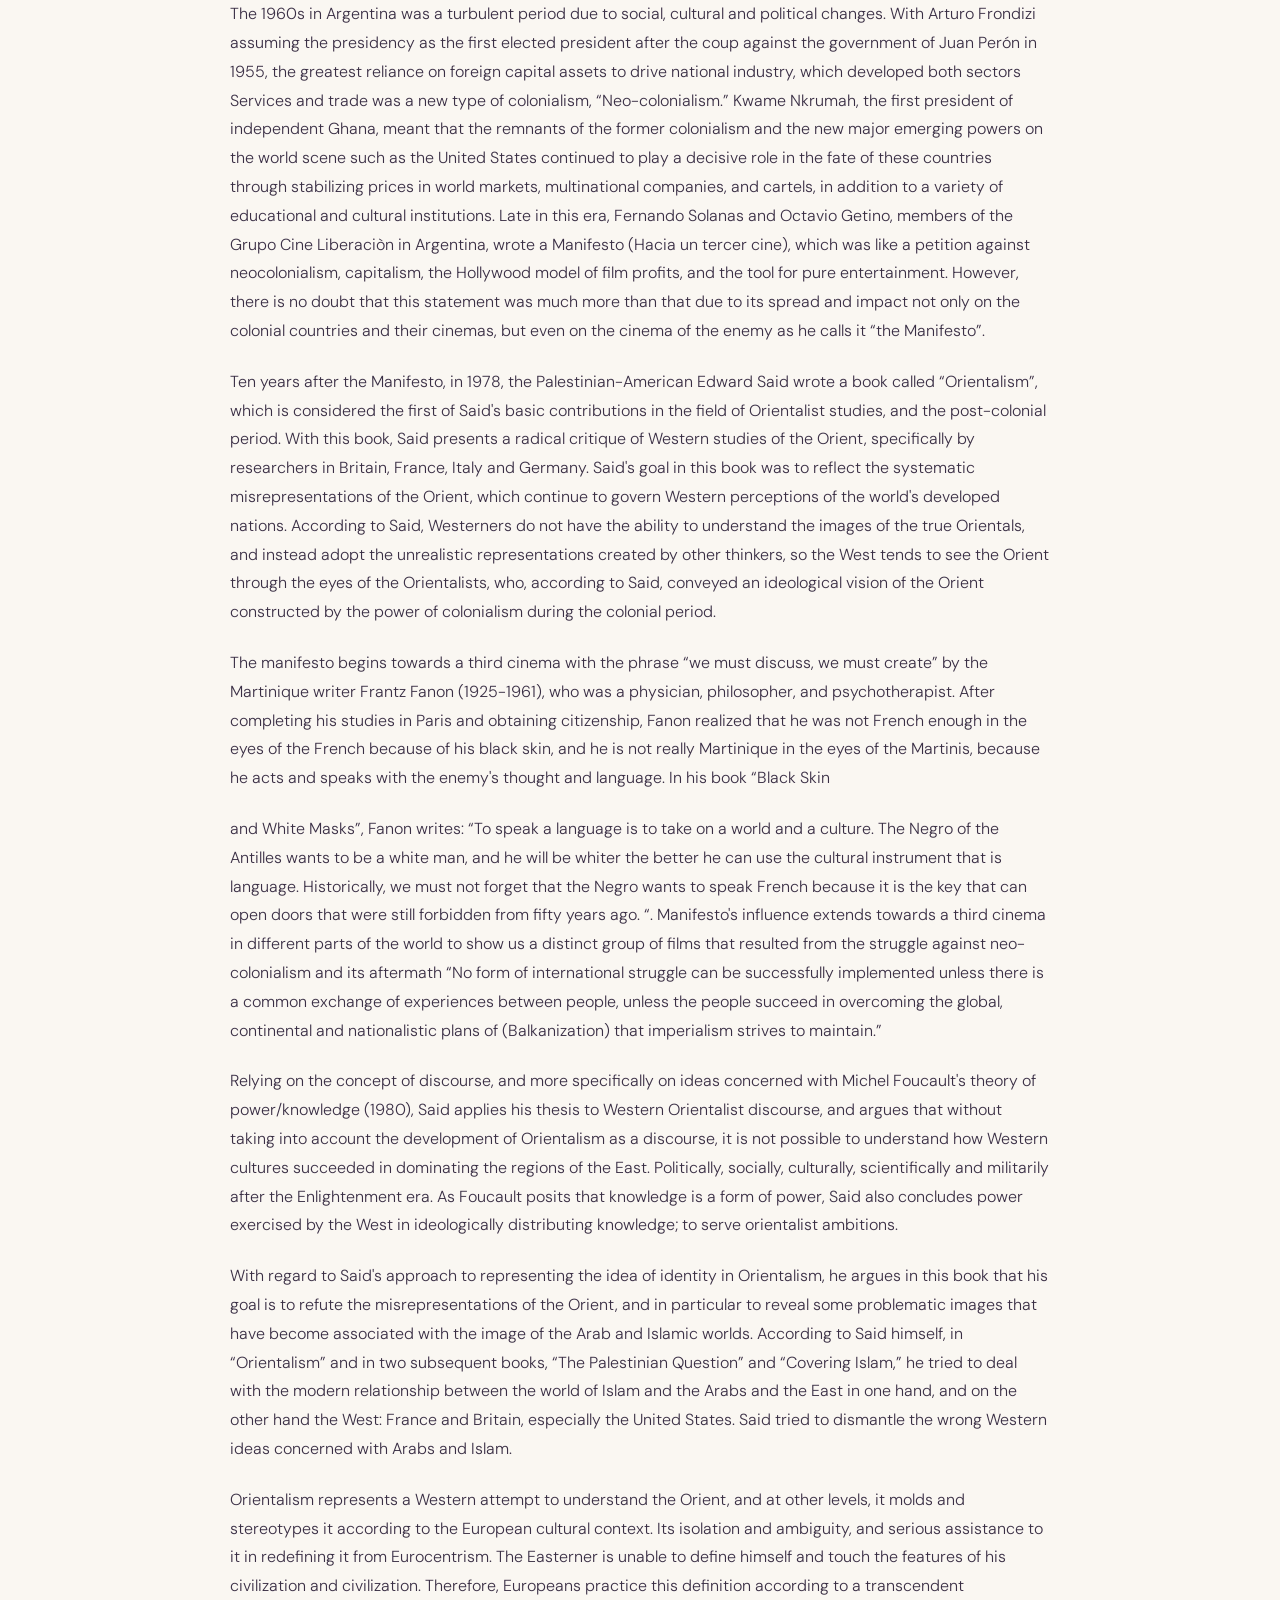
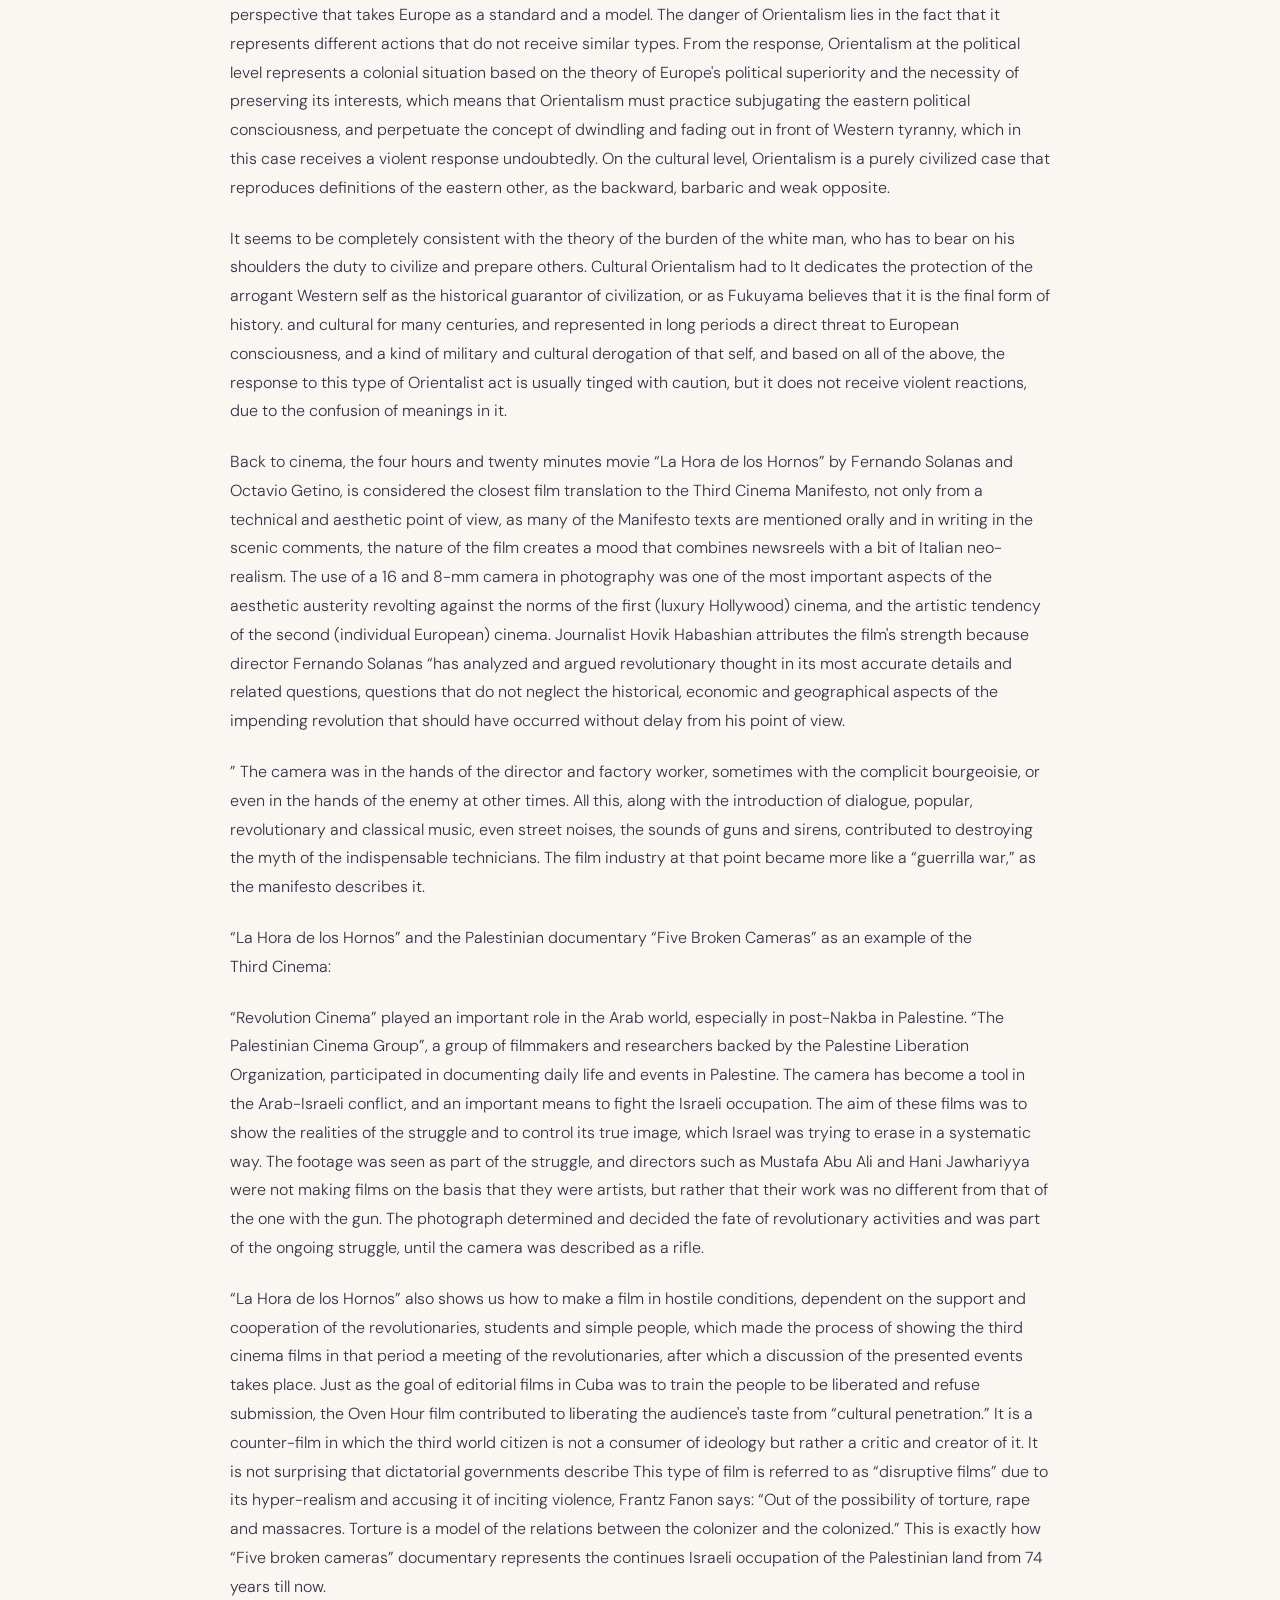
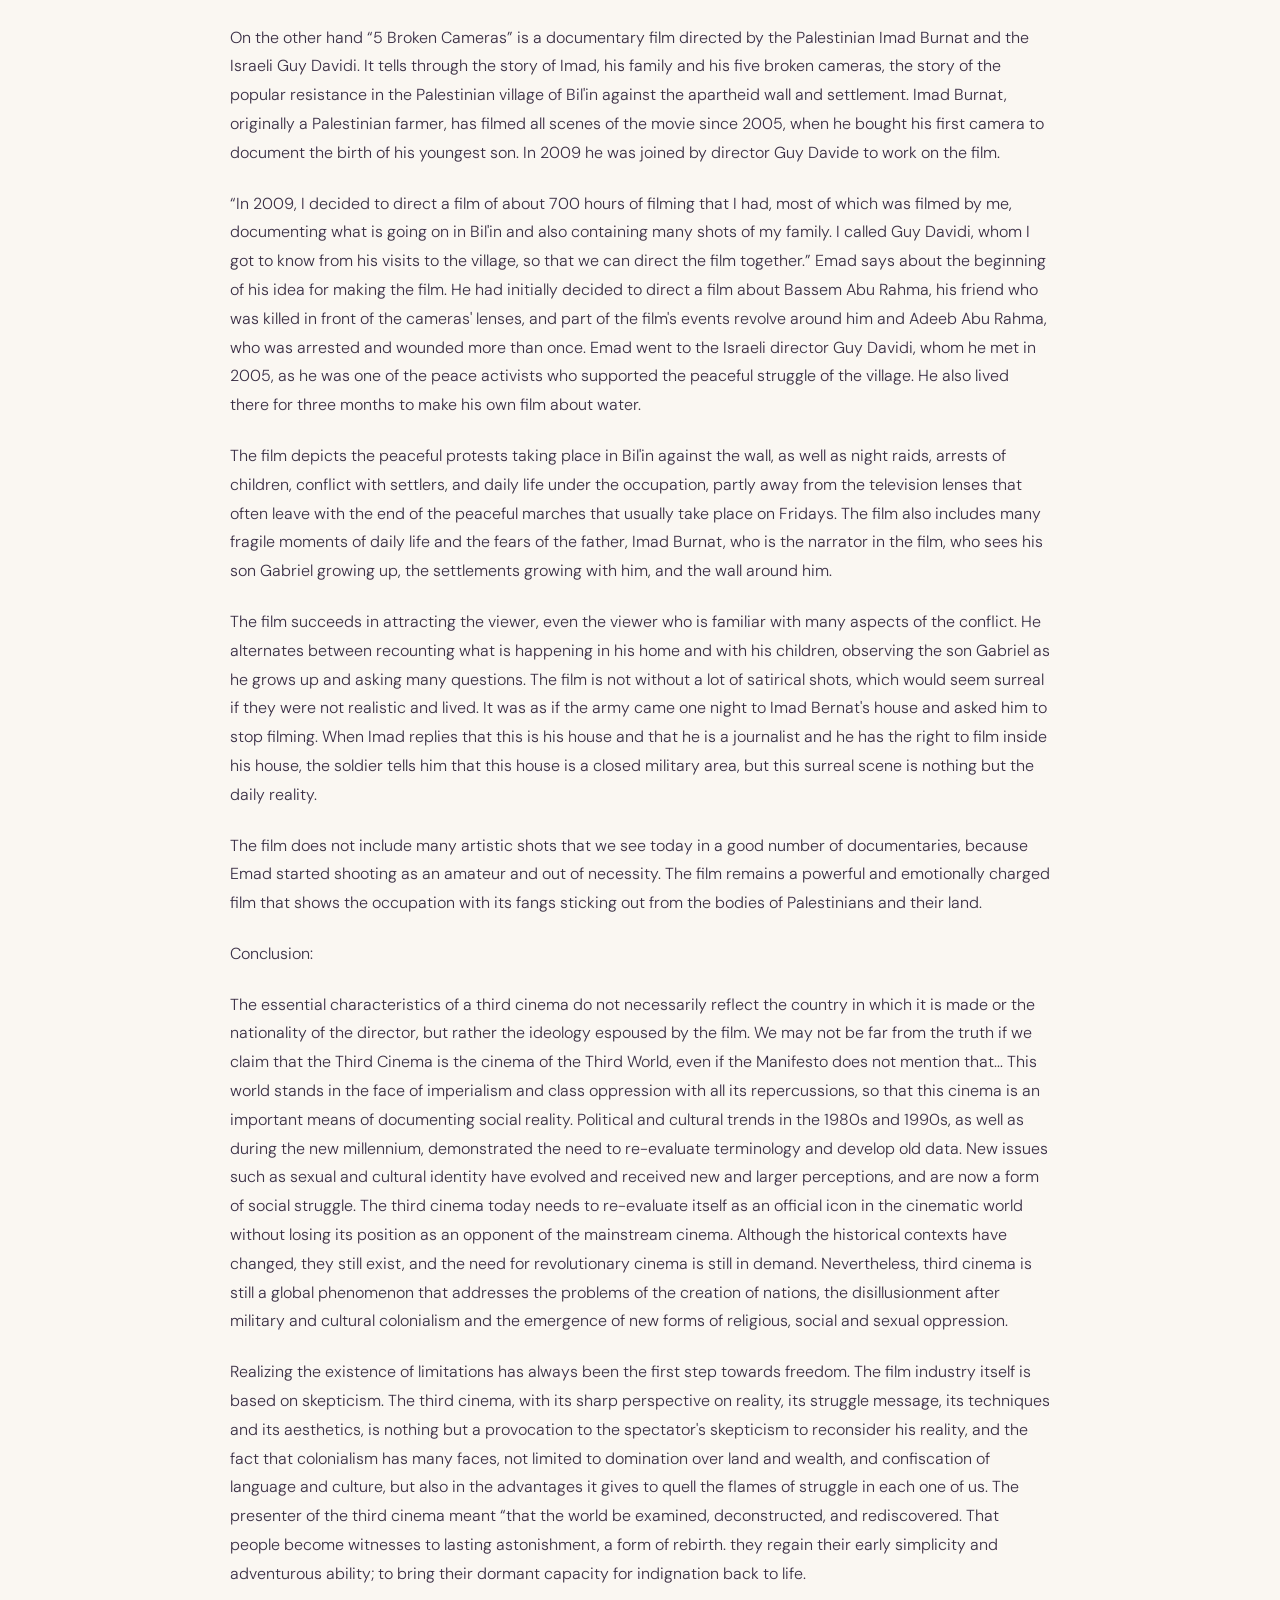
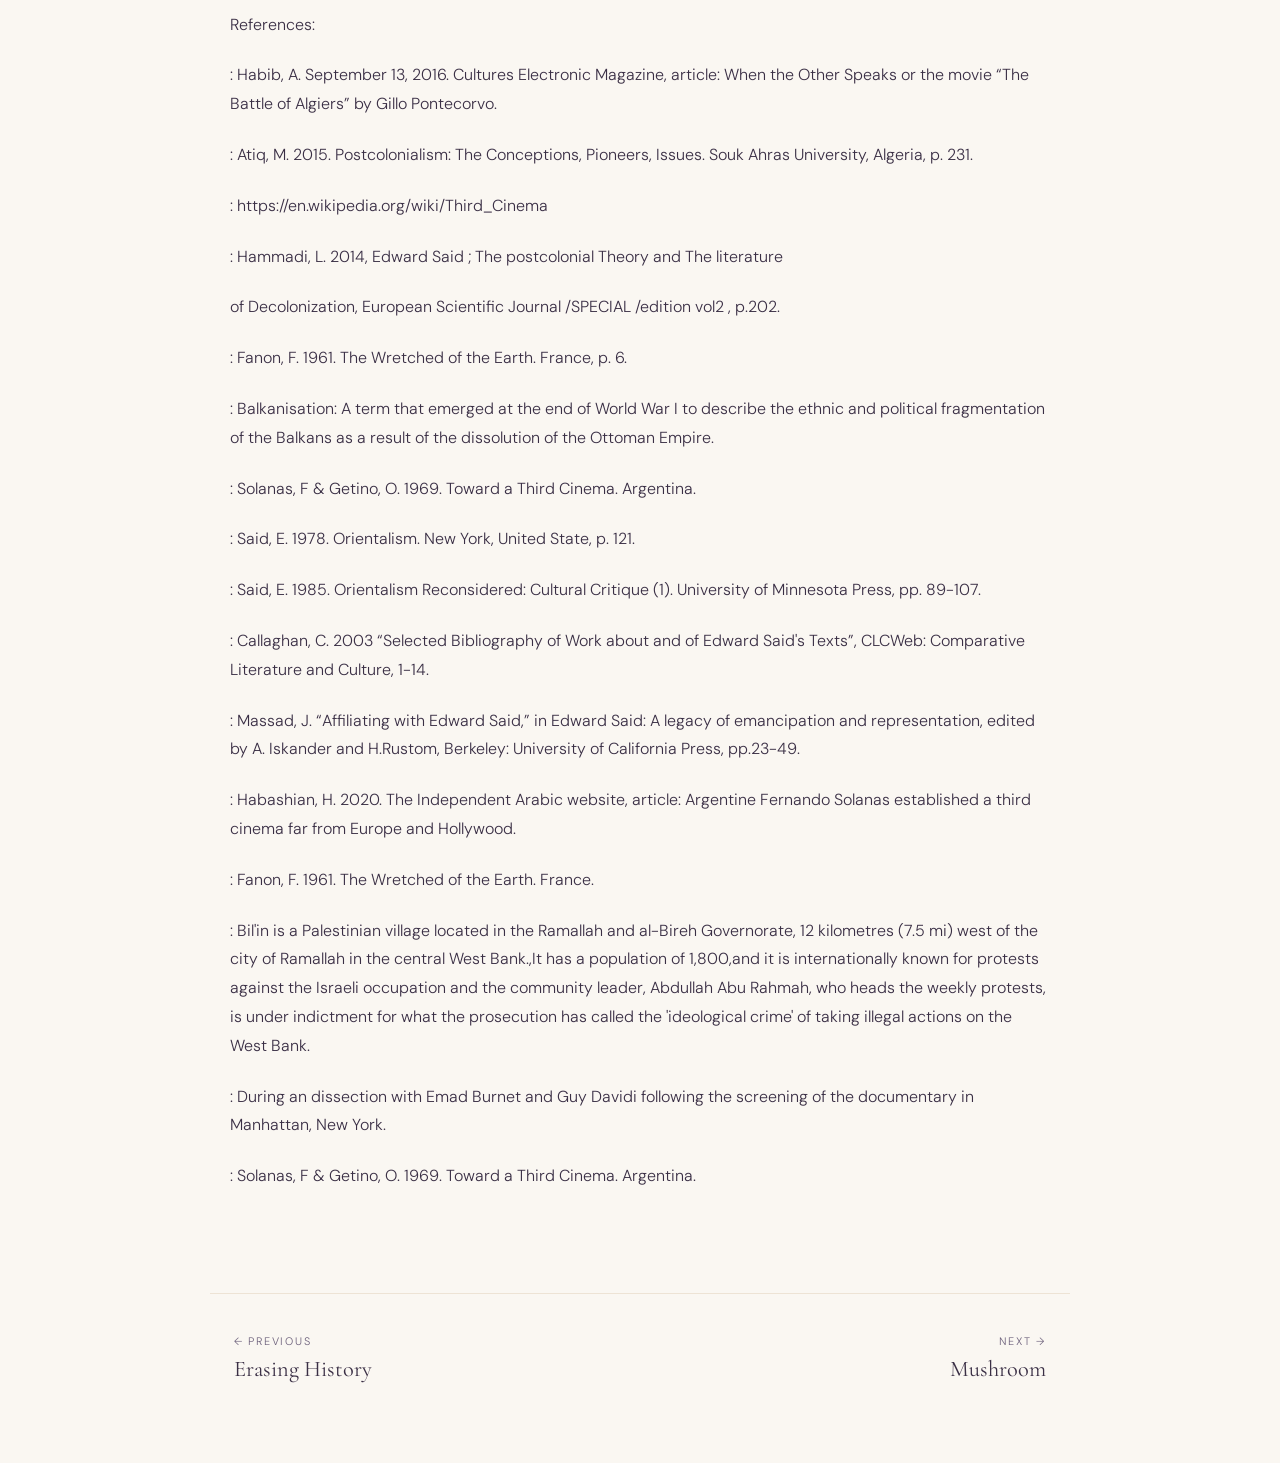
<file: third-cinema.html>
<!DOCTYPE html>
<html lang="en">
<head>
  <meta charset="UTF-8" />
  <meta name="viewport" content="width=device-width, initial-scale=1.0" />
  <title>Third Cinema Theory, As an Act of Resistance · Natalie Almasri</title>
  <link rel="preconnect" href="https://fonts.googleapis.com" />
  <link rel="preconnect" href="https://fonts.gstatic.com" crossorigin />
  <link href="https://fonts.googleapis.com/css2?family=Cormorant+Garamond:ital,wght@0,300;0,400;0,500;0,600;1,300;1,400&display=swap" rel="stylesheet" />
  <link href="https://fonts.googleapis.com/css2?family=DM+Sans:ital,opsz,wght@0,9..40,300;0,9..40,400;0,9..40,500;1,9..40,300&display=swap" rel="stylesheet" />
  <style>
    :root{
      --cream:#FAF7F2; --cream2:#F3EDE3; --parchment:#EDE3D5;
      --lavender:#C8B4E8; --lavender2:#B09AD8; --lavender3:#8B6FC4;
      --ink:#1C1720; --ink2:#3A2F45; --ink3:#6B5F7A;
      --font-display:'Cormorant Garamond',Georgia,serif;
      --font-body:'DM Sans',system-ui,sans-serif;
      --ease-out:cubic-bezier(0.16,1,0.3,1);
    }
    *,*::before,*::after{box-sizing:border-box;margin:0;padding:0;}
    html{scroll-behavior:smooth;}
    body{background:var(--cream);color:var(--ink);font-family:var(--font-body);font-weight:300;overflow-x:hidden;}
    ::-webkit-scrollbar{width:4px;}
    ::-webkit-scrollbar-track{background:var(--cream2);}
    ::-webkit-scrollbar-thumb{background:var(--lavender2);border-radius:2px;}
    .article-nav{position:fixed;top:0;left:0;right:0;height:64px;z-index:50;display:grid;grid-template-columns:1fr auto 1fr;align-items:center;padding:0 clamp(20px,5vw,64px);background:rgba(250,247,242,0.88);backdrop-filter:blur(16px);box-shadow:0 1px 0 rgba(200,180,232,0.25);transition:transform 0.45s var(--ease-out);}
    .article-nav.nav-hidden{transform:translateY(-100%);}
    .back-link{display:inline-flex;align-items:center;gap:10px;font-family:var(--font-body);font-size:0.78rem;letter-spacing:0.12em;text-transform:uppercase;color:var(--ink3);text-decoration:none;transition:color 0.3s,gap 0.3s var(--ease-out);}
    .back-link:hover{color:var(--lavender3);gap:14px;}
    .article-nav .brand{grid-column:2;justify-self:center;display:flex;align-items:center;height:42px;text-decoration:none;}
    .article-nav .brand img{height:100%;width:auto;display:block;}
    .article-hero{padding:calc(64px + 60px) clamp(20px,5vw,64px) 0;max-width:860px;margin:0 auto;text-align:center;}
    .article-tag{font-family:var(--font-body);font-size:0.7rem;letter-spacing:0.2em;text-transform:uppercase;color:var(--lavender3);margin-bottom:24px;opacity:0;animation:fadeUp 0.9s 0.1s var(--ease-out) forwards;}
    .article-title{font-family:var(--font-display);font-weight:300;font-size:clamp(2.6rem,6vw,5rem);line-height:1.02;color:var(--ink2);margin-bottom:12px;opacity:0;animation:fadeUp 0.9s 0.25s var(--ease-out) forwards;}
    .article-subtitle{font-family:var(--font-display);font-style:italic;font-weight:300;font-size:clamp(1.3rem,3vw,2rem);color:var(--lavender3);margin-bottom:28px;opacity:0;animation:fadeUp 0.9s 0.35s var(--ease-out) forwards;}
    .article-meta{font-family:var(--font-body);font-size:0.75rem;letter-spacing:0.12em;text-transform:uppercase;color:var(--ink3);margin-bottom:48px;opacity:0;animation:fadeUp 0.9s 0.45s var(--ease-out) forwards;}
    .article-intro{font-family:var(--font-display);font-style:italic;font-weight:300;font-size:clamp(1.2rem,2.4vw,1.6rem);line-height:1.55;color:var(--ink3);max-width:640px;margin:0 auto 56px;opacity:0;animation:fadeUp 0.9s 0.55s var(--ease-out) forwards;}
    .hero-image{width:100%;max-width:1000px;margin:0 auto 72px;aspect-ratio:16/9;overflow:hidden;background:var(--cream2);opacity:0;animation:fadeIn 1.2s 0.5s var(--ease-out) forwards;}
    
    .article-body{max-width:900px;margin:0 auto;padding:0 clamp(24px,6vw,40px) 80px;}
    .article-foot{border-top:1px solid var(--parchment);max-width:860px;margin:0 auto;padding:40px clamp(20px,5vw,24px) 80px;display:flex;justify-content:space-between;gap:24px;flex-wrap:wrap;}
    .foot-link{text-decoration:none;max-width:46%;}
    .foot-link.next{text-align:right;margin-left:auto;}
    .foot-dir{font-family:var(--font-body);font-size:0.68rem;letter-spacing:0.16em;text-transform:uppercase;color:var(--ink3);margin-bottom:8px;display:block;}
    .foot-title{font-family:var(--font-display);font-size:1.4rem;font-weight:400;color:var(--ink2);line-height:1.2;transition:color 0.3s;}
    .foot-link:hover .foot-title{color:var(--lavender3);}
    @keyframes fadeUp{from{opacity:0;transform:translateY(24px);}to{opacity:1;transform:translateY(0);}}
    @keyframes fadeIn{from{opacity:0;}to{opacity:1;}}
    @media(max-width:600px){.article-nav .brand{display:none;}.foot-link{max-width:100%;}}
    /* long-form reading */
    .article-p{font-family:var(--font-body);font-size:1rem;line-height:1.8;color:var(--ink2);margin-bottom:22px;text-wrap:pretty;}
    .article-lead-p::first-letter{font-family:var(--font-display);font-size:4rem;font-weight:500;float:left;line-height:0.78;padding:8px 16px 0 0;color:var(--lavender3);}
    .article-h2{font-family:var(--font-display);font-size:clamp(1.8rem,3.4vw,2.4rem);font-weight:500;color:var(--ink2);line-height:1.12;margin:64px 0 18px;}
    .article-h3{font-family:var(--font-display);font-style:italic;font-size:clamp(1.3rem,2.4vw,1.6rem);font-weight:500;color:var(--lavender3);margin:42px 0 12px;}
    .article-h4{font-family:var(--font-body);font-size:0.8rem;font-weight:600;letter-spacing:0.12em;text-transform:uppercase;color:var(--ink3);margin:32px 0 10px;}
    .article-ul{margin:8px 0 26px;padding-left:24px;}
    .article-ul li{font-family:var(--font-body);font-size:1rem;line-height:1.7;color:var(--ink2);margin-bottom:10px;padding-left:6px;}
    .article-ul li::marker{color:var(--lavender3);}
    .article-quote{margin:40px 0;padding:6px 0 6px 30px;border-left:3px solid var(--lavender3);font-family:var(--font-display);font-style:italic;font-size:1.45rem;line-height:1.5;color:var(--ink2);}
    .article-figure-img{margin:48px 0;}
    .article-figure-img img{width:100%;height:auto;display:block;border-radius:4px;}
    .article-figure{margin:52px 0 8px;}
    
    .article-figcaption{font-family:var(--font-body);font-size:0.74rem;letter-spacing:0.04em;color:var(--ink3);text-align:center;margin-top:12px;font-style:italic;}
  .img-placeholder{width:100%;height:100%;background:linear-gradient(135deg, #C8B4E8 0%, #E8C4C4 40%, #F3EDE3 70%, #A8C4A2 100%);display:flex;align-items:center;justify-content:center;position:relative;overflow:hidden;}.img-placeholder::before{content:'';position:absolute;inset:0;background-image:repeating-linear-gradient(-45deg,transparent,transparent 14px,rgba(255,255,255,0.08) 14px,rgba(255,255,255,0.08) 15px);}.img-placeholder .cap{position:relative;z-index:1;font-family:var(--font-body);font-size:0.7rem;letter-spacing:0.14em;text-transform:uppercase;color:rgba(80,60,110,0.55);}
  </style>
</head>
<body>
  <nav class="article-nav">
    <a href="index.html#blog" class="back-link">← Back to Writing</a>
    <a href="index.html" class="brand"><img src="uploads/signature-cropped.png" alt="Natalie Almasri" /></a>
  </nav>

  <header class="article-hero" data-screen-label="Article: Third Cinema Theory">
    <p class="article-tag">Film Theory</p>
    <h1 class="article-title">Third Cinema Theory</h1>
    <p class="article-subtitle">As an Act of Resistance</p>
    <p class="article-meta">Essay · 2024</p>
    <p class="article-intro">On cinema born from the struggle against colonialism, and the screen as a space where the colonised refuse to disappear.</p>
  </header>

  <div class="hero-image">
    <img src="uploads/third-cinema-cover.jpg" alt="Third Cinema cover" style="width:100%;height:100%;object-fit:cover;display:block;" />
  </div>

  <article class="article-body">
      <p class="article-p article-lead-p">The word "resistance" has always had a great impact on the souls that inspired writers, poets and revolutionaries. When we resist -willing or forced- this considered a heroic act, so what about when your legitimate right and your innate reaction to resistance are a crime?</p>
      <p class="article-p">Guyanese historian and politician Walter Rodney defines colonialism in his book (How Europe Limit Africa's Development): as “a state policy that seeks to extend or maintain its hegemony over other people or regions, for economic purposes in general. Whatever the various pretexts and arguments that justify colonialism the resistance was popularity is inevitable, Which we may find its most beautiful cinematic manifestations in the movie “La battaglia di Algeri” by Italian director Gillo Pontecorvo, who filmed the struggle of the People's Liberation Front in Algeria against the French occupation. Perhaps one of the most important factors that made this film exceptional is that it raised the moral question, as Benticorvo showed us the meaning of the owners of the land and its occupiers, as described by film critic Abdullah Habib: “The revolution is not the simplistic romance in which films with naive romantic and emotional politicization portray it; The revolution, in fact, kills the innocent on both sides, as “the revolution is not a pair of soft white gloves,” as famously described by Mao Zedong.</p>
      <p class="article-p">The 1960s in Argentina was a turbulent period due to social, cultural and political changes. With Arturo Frondizi assuming the presidency as the first elected president after the coup against the government of Juan Perón in 1955, the greatest reliance on foreign capital assets to drive national industry, which developed both sectors Services and trade was a new type of colonialism, “Neo-colonialism.” Kwame Nkrumah, the first president of independent Ghana, meant that the remnants of the former colonialism and the new major emerging powers on the world scene such as the United States continued to play a decisive role in the fate of these countries through stabilizing prices in world markets, multinational companies, and cartels, in addition to a variety of educational and cultural institutions. Late in this era, Fernando Solanas and Octavio Getino, members of the Grupo Cine Liberaciòn in Argentina, wrote a Manifesto (Hacia un tercer cine), which was like a petition against neocolonialism, capitalism, the Hollywood model of film profits, and the tool for pure entertainment. However, there is no doubt that this statement was much more than that due to its spread and impact not only on the colonial countries and their cinemas, but even on the cinema of the enemy as he calls it “the Manifesto”.</p>
      <p class="article-p">Ten years after the Manifesto, in 1978, the Palestinian-American Edward Said wrote a book called “Orientalism”, which is considered the first of Said's basic contributions in the field of Orientalist studies, and the post-colonial period. With this book, Said presents a radical critique of Western studies of the Orient, specifically by researchers in Britain, France, Italy and Germany. Said's goal in this book was to reflect the systematic misrepresentations of the Orient, which continue to govern Western perceptions of the world's developed nations. According to Said, Westerners do not have the ability to understand the images of the true Orientals, and instead adopt the unrealistic representations created by other thinkers, so the West tends to see the Orient through the eyes of the Orientalists, who, according to Said, conveyed an ideological vision of the Orient constructed by the power of colonialism during the colonial period.</p>
      <p class="article-p">The manifesto begins towards a third cinema with the phrase “we must discuss, we must create” by the Martinique writer Frantz Fanon (1925-1961),  who was a physician, philosopher, and psychotherapist. After completing his studies in Paris and obtaining citizenship, Fanon realized that he was not French enough in the eyes of the French because of his black skin, and he is not really Martinique in the eyes of the Martinis, because he acts and speaks with the enemy's thought and language. In his book “Black Skin</p>
      <p class="article-p">and White Masks”, Fanon writes: “To speak a language is to take on a world and a culture. The Negro of the Antilles wants to be a white man, and he will be whiter the better he can use the cultural instrument that is language. Historically, we must not forget that the Negro wants to speak French because it is the key that can open doors that were still forbidden from fifty years ago. “. Manifesto's influence extends towards a third cinema in different parts of the world to show us a distinct group of films that resulted from the struggle against neo-colonialism and its aftermath “No form of international struggle can be successfully implemented unless there is a common exchange of experiences between people, unless the people succeed in overcoming the global, continental and nationalistic plans of (Balkanization) that imperialism strives to maintain.”</p>
      <p class="article-p">Relying on the concept of discourse, and more specifically on ideas concerned with Michel Foucault's theory of power/knowledge (1980), Said applies his thesis to Western Orientalist discourse, and argues that without taking into account the development of Orientalism as a discourse, it is not possible to understand how Western cultures succeeded in dominating the regions of the East. Politically, socially, culturally, scientifically and militarily after the Enlightenment era. As Foucault posits that knowledge is a form of power, Said also concludes power exercised by the West in ideologically distributing knowledge; to serve orientalist ambitions.</p>
      <p class="article-p">With regard to Said's approach to representing the idea of ​​identity in Orientalism, he argues in this book that his goal is to refute the misrepresentations of the Orient, and in particular to reveal some problematic images that have become associated with the image of the Arab and Islamic worlds. According to Said himself, in “Orientalism” and in two subsequent books, “The Palestinian Question” and “Covering Islam,” he tried to deal with the modern relationship between the world of Islam and the Arabs and the East in one hand, and on the other hand the West: France and Britain, especially the United States. Said tried to dismantle the wrong Western ideas concerned with Arabs and Islam.</p>
      <p class="article-p">Orientalism represents a Western attempt to understand the Orient, and at other levels, it molds and stereotypes it according to the European cultural context. Its isolation and ambiguity, and serious assistance to it in redefining it from Eurocentrism. The Easterner is unable to define himself and touch the features of his civilization and civilization. Therefore, Europeans practice this definition according to a transcendent perspective that takes Europe as a standard and a model. The danger of Orientalism lies in the fact that it represents different actions that do not receive similar types. From the response, Orientalism at the political level represents a colonial situation based on the theory of Europe's political superiority and the necessity of preserving its interests, which means that Orientalism must practice subjugating the eastern political consciousness, and perpetuate the concept of dwindling and fading out in front of Western tyranny, which in this case receives a violent response undoubtedly. On the cultural level, Orientalism is a purely civilized case that reproduces definitions of the eastern other, as the backward, barbaric and weak opposite.</p>
      <p class="article-p">It seems to be completely consistent with the theory of the burden of the white man, who has to bear on his shoulders the duty to civilize and prepare others. Cultural Orientalism had to It dedicates the protection of the arrogant Western self as the historical guarantor of civilization, or as Fukuyama believes that it is the final form of history. and cultural for many centuries, and represented in long periods a direct threat to European consciousness, and a kind of military and cultural derogation of that self, and based on all of the above, the response to this type of Orientalist act is usually tinged with caution, but it does not receive violent reactions, due to the confusion of meanings in it.</p>
      <p class="article-p">Back to cinema, the four hours and twenty minutes movie “La Hora de los Hornos” by Fernando Solanas and Octavio Getino, is considered the closest film translation to the Third Cinema Manifesto, not only from a technical and aesthetic point of view, as many of the Manifesto texts are mentioned orally and in writing in the scenic comments, the nature of the film creates a mood that combines newsreels with a bit of Italian neo-realism. The use of a 16 and 8-mm camera in photography was one of the most important aspects of the aesthetic austerity revolting against the norms of the first (luxury Hollywood) cinema, and the artistic tendency of the second (individual European) cinema. Journalist Hovik Habashian attributes the film's strength because director Fernando Solanas “has analyzed and argued revolutionary thought in its most accurate details and related questions, questions that do not neglect the historical, economic and geographical aspects of the impending revolution that should have occurred without delay from his point of view.</p>
      <p class="article-p">” The camera was in the hands of the director and factory worker, sometimes with the complicit bourgeoisie, or even in the hands of the enemy at other times. All this, along with the introduction of dialogue, popular, revolutionary and classical music, even street noises, the sounds of guns and sirens, contributed to destroying the myth of the indispensable technicians. The film industry at that point became more like a “guerrilla war,” as the manifesto describes it.</p>
      <p class="article-p">“La Hora de los Hornos”  and the Palestinian documentary “Five Broken Cameras” as an example of the Third Cinema:</p>
      <p class="article-p">“Revolution Cinema” played an important role in the Arab world, especially in post-Nakba in Palestine. “The Palestinian Cinema Group”, a group of filmmakers and researchers backed by the Palestine Liberation Organization, participated in documenting daily life and events in Palestine. The camera has become a tool in the Arab-Israeli conflict, and an important means to fight the Israeli occupation. The aim of these films was to show the realities of the struggle and to control its true image, which Israel was trying to erase in a systematic way. The footage was seen as part of the struggle, and directors such as Mustafa Abu Ali and Hani Jawhariyya were not making films on the basis that they were artists, but rather that their work was no different from that of the one with the gun. The photograph determined and decided the fate of revolutionary activities and was part of the ongoing struggle, until the camera was described as a rifle.</p>
      <p class="article-p">“La Hora de los Hornos” also shows us how to make a film in hostile conditions, dependent on the support and cooperation of the revolutionaries, students and simple people, which made the process of showing the third cinema films in that period a meeting of the revolutionaries, after which a discussion of the presented events takes place. Just as the goal of editorial films in Cuba was to train the people to be liberated and refuse submission, the Oven Hour film contributed to liberating the audience's taste from “cultural penetration.” It is a counter-film in which the third world citizen is not a consumer of ideology but rather a critic and creator of it. It is not surprising that dictatorial governments describe This type of film is referred to as “disruptive films” due to its hyper-realism and accusing it of inciting violence, Frantz Fanon says: “Out of the possibility of torture, rape and massacres. Torture is a model of the relations between the colonizer and the colonized.”  This is exactly how “Five broken cameras” documentary represents the continues Israeli occupation of the Palestinian land from 74 years till now.</p>
      <p class="article-p">On the other hand “5 Broken Cameras” is a documentary film directed by the Palestinian Imad Burnat and the Israeli Guy Davidi. It tells through the story of Imad, his family and his five broken cameras, the story of the popular resistance in the Palestinian village of Bil'in  against the apartheid wall and settlement. Imad Burnat, originally a Palestinian farmer, has filmed all scenes of the movie since 2005, when he bought his first camera to document the birth of his youngest son. In 2009 he was joined by director Guy Davide to work on the film.</p>
      <p class="article-p">“In 2009, I decided to direct a film of about 700 hours of filming that I had, most of which was filmed by me, documenting what is going on in Bil'in and also containing many shots of my family. I called Guy Davidi, whom I got to know from his visits to the village, so that we can direct the film together.” Emad says about the beginning of his idea for making the film. He had initially decided to direct a film about Bassem Abu Rahma, his friend who was killed in front of the cameras' lenses, and part of the film's events revolve around him and Adeeb Abu Rahma, who was arrested and wounded more than once. Emad went to the Israeli director Guy Davidi, whom he met in 2005, as he was one of the peace activists who supported the peaceful struggle of the village. He also lived there for three months to make his own film about water.</p>
      <p class="article-p">The film depicts the peaceful protests taking place in Bil'in against the wall, as well as night raids, arrests of children, conflict with settlers, and daily life under the occupation, partly away from the television lenses that often leave with the end of the peaceful marches that usually take place on Fridays. The film also includes many fragile moments of daily life and the fears of the father, Imad Burnat, who is the narrator in the film, who sees his son Gabriel growing up, the settlements growing with him, and the wall around him.</p>
      <p class="article-p">The film succeeds in attracting the viewer, even the viewer who is familiar with many aspects of the conflict. He alternates between recounting what is happening in his home and with his children, observing the son Gabriel as he grows up and asking many questions. The film is not without a lot of satirical shots, which would seem surreal if they were not realistic and lived. It was as if the army came one night to Imad Bernat's house and asked him to stop filming. When Imad replies that this is his house and that he is a journalist and he has the right to film inside his house, the soldier tells him that this house is a closed military area, but this surreal scene is nothing but the daily reality.</p>
      <p class="article-p">The film does not include many artistic shots that we see today in a good number of documentaries, because Emad started shooting as an amateur and out of necessity. The film remains a powerful and emotionally charged film that shows the occupation with its fangs sticking out from the bodies of Palestinians and their land.</p>
      <p class="article-p">Conclusion:</p>
      <p class="article-p">The essential characteristics of a third cinema do not necessarily reflect the country in which it is made or the nationality of the director, but rather the ideology espoused by the film. We may not be far from the truth if we claim that the Third Cinema is the cinema of the Third World, even if the Manifesto does not mention that... This world stands in the face of imperialism and class oppression with all its repercussions, so that this cinema is an important means of documenting social reality. Political and cultural trends in the 1980s and 1990s, as well as during the new millennium, demonstrated the need to re-evaluate terminology and develop old data. New issues such as sexual and cultural identity have evolved and received new and larger perceptions, and are now a form of social struggle. The third cinema today needs to re-evaluate itself as an official icon in the cinematic world without losing its position as an opponent of the mainstream cinema. Although the historical contexts have changed, they still exist, and the need for revolutionary cinema is still in demand. Nevertheless, third cinema is still a global phenomenon that addresses the problems of the creation of nations, the disillusionment after military and cultural colonialism and the emergence of new forms of religious, social and sexual oppression.</p>
      <p class="article-p">Realizing the existence of limitations has always been the first step towards freedom. The film industry itself is based on skepticism. The third cinema, with its sharp perspective on reality, its struggle message, its techniques and its aesthetics, is nothing but a provocation to the spectator's skepticism to reconsider his reality, and the fact that colonialism has many faces, not limited to domination over land and wealth, and confiscation of language and culture, but also in the advantages it gives to quell the flames of struggle in each one of us.  The presenter of the third cinema meant “that the world be examined, deconstructed, and rediscovered. That people become witnesses to lasting astonishment, a form of rebirth. they regain their early simplicity and adventurous ability; to bring their dormant capacity for indignation back to life.</p>
      <p class="article-p">References:</p>
      <p class="article-p">: Habib, A. September 13, 2016. Cultures Electronic Magazine, article: When the Other Speaks or the movie “The Battle of Algiers” by Gillo Pontecorvo.</p>
      <p class="article-p">: Atiq, M. 2015. Postcolonialism: The Conceptions, Pioneers, Issues. Souk Ahras University, Algeria, p. 231.</p>
      <p class="article-p">: https://en.wikipedia.org/wiki/Third_Cinema</p>
      <p class="article-p">: Hammadi, L. 2014, Edward Said ; The postcolonial Theory and The literature</p>
      <p class="article-p">of Decolonization, European Scientific Journal /SPECIAL /edition vol2 , p.202.</p>
      <p class="article-p">: Fanon, F. 1961. The Wretched of the Earth. France, p. 6.</p>
      <p class="article-p">: Balkanisation: A term that emerged at the end of World War I to describe the ethnic and political fragmentation of the Balkans as a result of the dissolution of the Ottoman Empire.</p>
      <p class="article-p">: Solanas, F &amp; Getino, O. 1969. Toward a Third Cinema. Argentina.</p>
      <p class="article-p">: Said, E. 1978. Orientalism. New York, United State, p. 121.</p>
      <p class="article-p">: Said, E. 1985. Orientalism Reconsidered: Cultural Critique (1). University of Minnesota Press, pp. 89-107.</p>
      <p class="article-p">: Callaghan, C. 2003 “Selected Bibliography of Work about and of Edward Said's Texts”, CLCWeb: Comparative Literature and Culture, 1-14.</p>
      <p class="article-p">: Massad, J. “Affiliating with Edward Said,” in Edward Said: A legacy of emancipation and representation, edited by A. Iskander and H.Rustom, Berkeley: University of California Press, pp.23-49.</p>
      <p class="article-p">: Habashian, H. 2020. The Independent Arabic website, article: Argentine Fernando Solanas established a third cinema far from Europe and Hollywood.</p>
      <p class="article-p">: Fanon, F. 1961. The Wretched of the Earth. France.</p>
      <p class="article-p">: Bil'in is a Palestinian village located in the Ramallah and al-Bireh Governorate, 12 kilometres (7.5 mi) west of the city of Ramallah in the central West Bank.,It has a population of 1,800,and it is internationally known for protests against the Israeli occupation and the community leader, Abdullah Abu Rahmah, who heads the weekly protests, is under indictment for what the prosecution has called the 'ideological crime' of taking illegal actions on the West Bank.</p>
      <p class="article-p">: During an dissection with Emad Burnet and Guy Davidi following the screening of the documentary in Manhattan, New York.</p>
      <p class="article-p">: Solanas, F &amp; Getino, O. 1969. Toward a Third Cinema. Argentina.</p>
  </article>

  <nav class="article-foot">
    <a class="foot-link prev" href="erasing-history.html">
      <span class="foot-dir">← Previous</span>
      <span class="foot-title">Erasing History</span>
    </a>
    <a class="foot-link next" href="mushroom-textile.html">
      <span class="foot-dir">Next →</span>
      <span class="foot-title">Mushroom</span>
    </a>
  </nav>
  <script>
  (function(){
    var nav = document.querySelector('.article-nav');
    var lastY = window.scrollY;
    window.addEventListener('scroll', function(){
      var y = window.scrollY;
      if (y > 140 && y > lastY + 6) nav.classList.add('nav-hidden');
      else if (y < lastY - 6 || y <= 140) nav.classList.remove('nav-hidden');
      lastY = y;
    }, { passive: true });
  })();
  </script>
  </body>
</html>
</file>
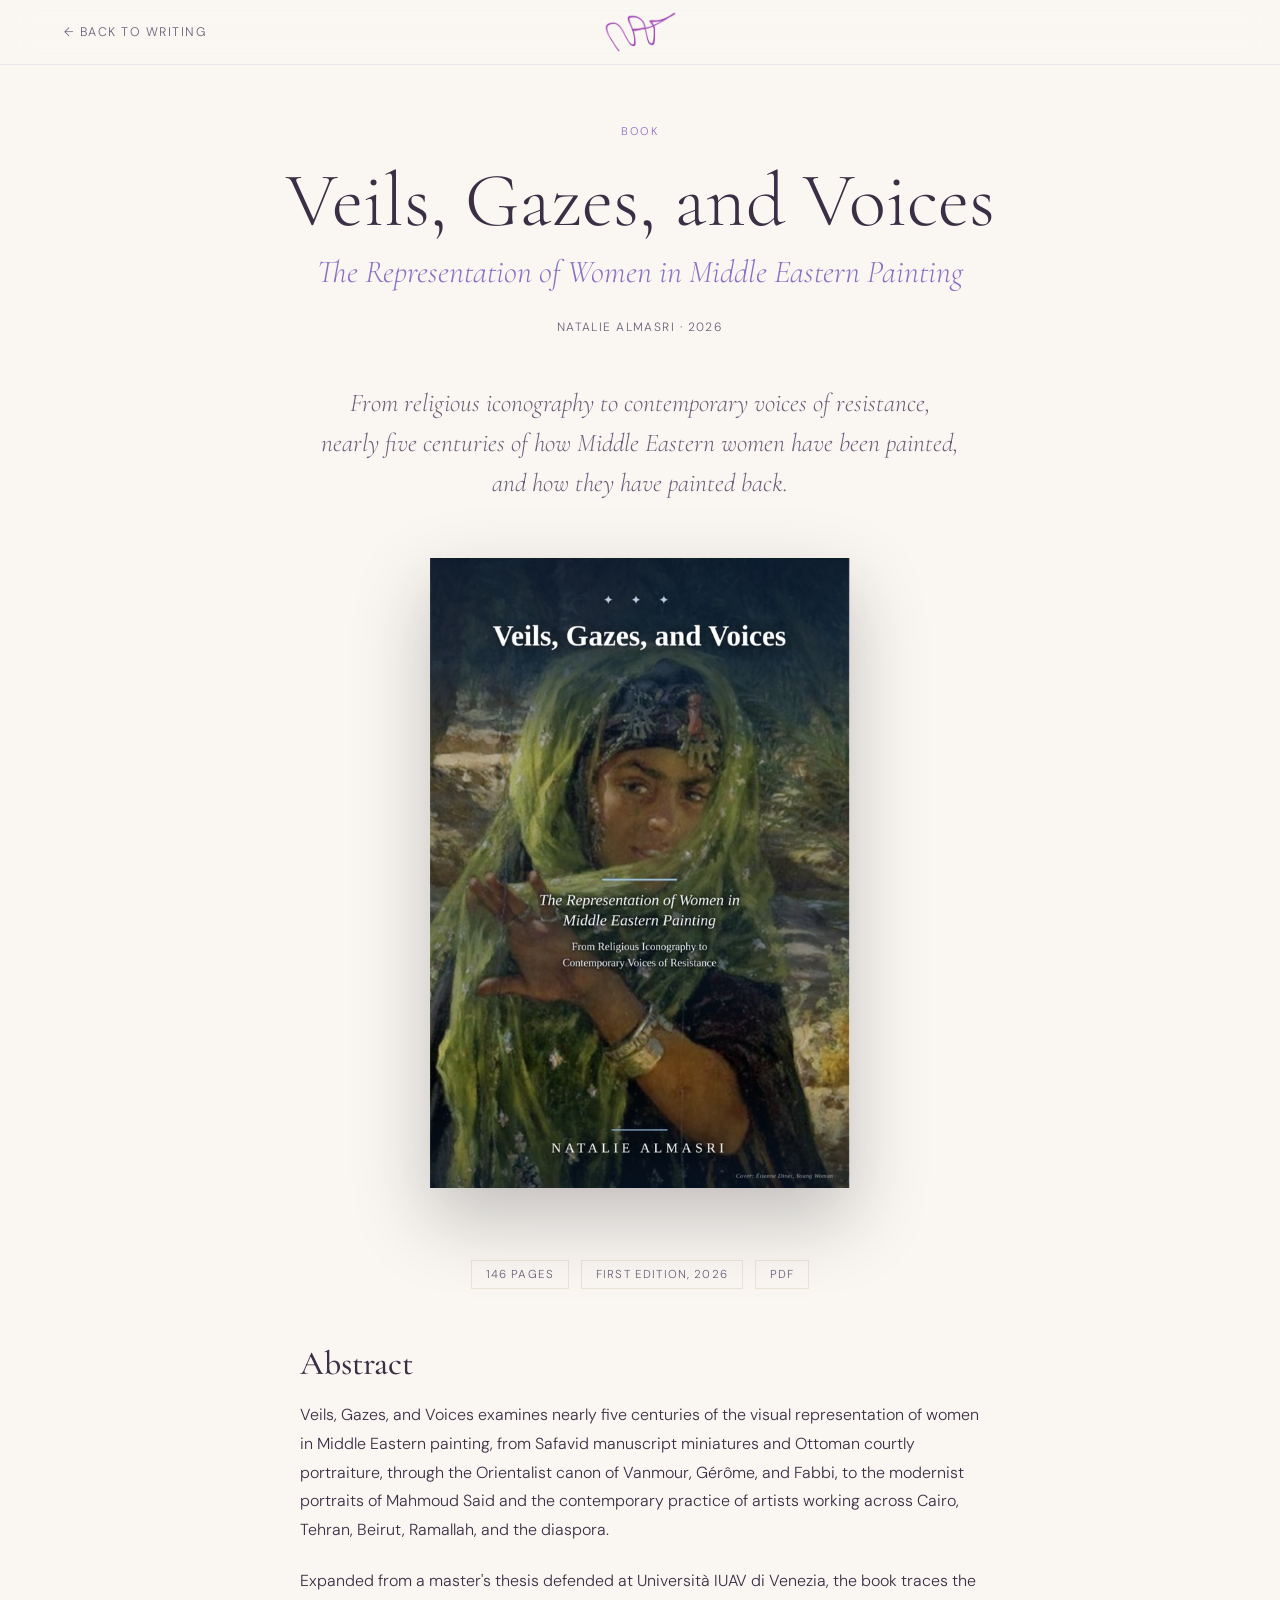
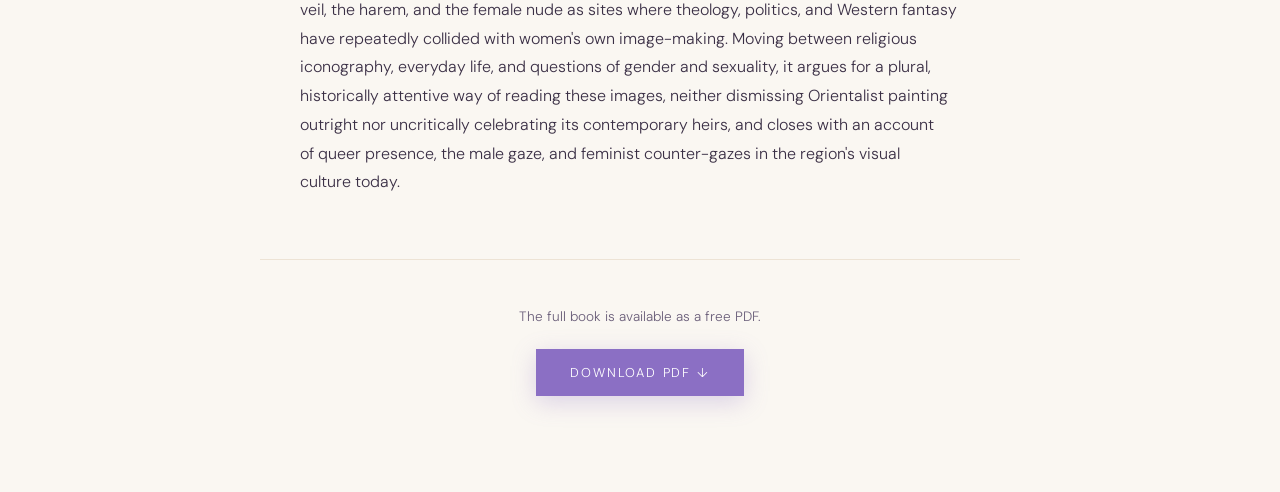
<file: veils-gazes-and-voices.html>
<!DOCTYPE html>
<html lang="en">
<head>
  <meta charset="UTF-8" />
  <meta name="viewport" content="width=device-width, initial-scale=1.0" />
  <title>Veils, Gazes, and Voices · Natalie Almasri</title>
  <link rel="preconnect" href="https://fonts.googleapis.com" />
  <link rel="preconnect" href="https://fonts.gstatic.com" crossorigin />
  <link href="https://fonts.googleapis.com/css2?family=Cormorant+Garamond:ital,wght@0,300;0,400;0,500;0,600;1,300;1,400&display=swap" rel="stylesheet" />
  <link href="https://fonts.googleapis.com/css2?family=DM+Sans:ital,opsz,wght@0,9..40,300;0,9..40,400;0,9..40,500;1,9..40,300&display=swap" rel="stylesheet" />
  <style>
    :root{
      --cream:#FAF7F2; --cream2:#F3EDE3; --parchment:#EDE3D5;
      --lavender:#C8B4E8; --lavender2:#B09AD8; --lavender3:#8B6FC4;
      --ink:#1C1720; --ink2:#3A2F45; --ink3:#6B5F7A;
      --sage2:#7EA878;
      --font-display:'Cormorant Garamond',Georgia,serif;
      --font-body:'DM Sans',system-ui,sans-serif;
      --ease-out:cubic-bezier(0.16,1,0.3,1);
    }
    *,*::before,*::after{box-sizing:border-box;margin:0;padding:0;}
    html{scroll-behavior:smooth;}
    body{background:var(--cream);color:var(--ink);font-family:var(--font-body);font-weight:300;overflow-x:hidden;}
    ::-webkit-scrollbar{width:4px;}
    ::-webkit-scrollbar-track{background:var(--cream2);}
    ::-webkit-scrollbar-thumb{background:var(--lavender2);border-radius:2px;}
    .article-nav{position:fixed;top:0;left:0;right:0;height:64px;z-index:50;display:grid;grid-template-columns:1fr auto 1fr;align-items:center;padding:0 clamp(20px,5vw,64px);background:rgba(250,247,242,0.88);backdrop-filter:blur(16px);box-shadow:0 1px 0 rgba(200,180,232,0.25);transition:transform 0.45s var(--ease-out);}
    .article-nav.nav-hidden{transform:translateY(-100%);}
    .back-link{display:inline-flex;align-items:center;gap:10px;font-family:var(--font-body);font-size:0.78rem;letter-spacing:0.12em;text-transform:uppercase;color:var(--ink3);text-decoration:none;transition:color 0.3s,gap 0.3s var(--ease-out);}
    .back-link:hover{color:var(--lavender3);gap:14px;}
    .article-nav .brand{grid-column:2;justify-self:center;display:flex;align-items:center;height:42px;text-decoration:none;}
    .article-nav .brand img{height:100%;width:auto;display:block;}
    .article-hero{padding:calc(64px + 60px) clamp(20px,5vw,64px) 0;max-width:860px;margin:0 auto;text-align:center;}
    .article-tag{font-family:var(--font-body);font-size:0.7rem;letter-spacing:0.2em;text-transform:uppercase;color:var(--lavender3);margin-bottom:24px;opacity:0;animation:fadeUp 0.9s 0.1s var(--ease-out) forwards;}
    .article-title{font-family:var(--font-display);font-weight:300;font-size:clamp(2.6rem,6vw,5rem);line-height:1.02;color:var(--ink2);margin-bottom:12px;opacity:0;animation:fadeUp 0.9s 0.25s var(--ease-out) forwards;}
    .article-subtitle{font-family:var(--font-display);font-style:italic;font-weight:300;font-size:clamp(1.3rem,3vw,2rem);color:var(--lavender3);margin-bottom:28px;opacity:0;animation:fadeUp 0.9s 0.35s var(--ease-out) forwards;}
    .article-meta{font-family:var(--font-body);font-size:0.75rem;letter-spacing:0.12em;text-transform:uppercase;color:var(--ink3);margin-bottom:48px;opacity:0;animation:fadeUp 0.9s 0.45s var(--ease-out) forwards;}
    .article-intro{font-family:var(--font-display);font-style:italic;font-weight:300;font-size:clamp(1.2rem,2.4vw,1.6rem);line-height:1.55;color:var(--ink3);max-width:640px;margin:0 auto 56px;opacity:0;animation:fadeUp 0.9s 0.55s var(--ease-out) forwards;}
    .hero-image{width:100%;max-width:420px;margin:0 auto 72px;aspect-ratio:2/3;overflow:hidden;background:var(--cream2);box-shadow:0 30px 70px rgba(28,23,32,0.25);opacity:0;animation:fadeIn 1.2s 0.5s var(--ease-out) forwards;}
    .hero-image img{display:block;width:100%;height:100%;object-fit:cover;}
    .article-body{max-width:760px;margin:0 auto;padding:0 clamp(24px,6vw,40px) 40px;}
    @keyframes fadeUp{from{opacity:0;transform:translateY(24px);}to{opacity:1;transform:translateY(0);}}
    @keyframes fadeIn{from{opacity:0;}to{opacity:1;}}
    @media(max-width:600px){.article-nav .brand{display:none;}}
    .article-p{font-family:var(--font-body);font-size:1rem;line-height:1.8;color:var(--ink2);margin-bottom:22px;text-wrap:pretty;}
    .article-h2{font-family:var(--font-display);font-size:clamp(1.6rem,3vw,2.1rem);font-weight:500;color:var(--ink2);line-height:1.12;margin:8px 0 18px;}
    .book-meta-row{display:flex;flex-wrap:wrap;gap:12px;justify-content:center;margin:0 0 56px;}
    .book-meta-item{font-family:var(--font-body);font-size:0.72rem;letter-spacing:0.1em;text-transform:uppercase;color:var(--ink3);border:1.5px solid var(--parchment);padding:6px 14px;}
    .download-section{text-align:center;padding:48px clamp(24px,6vw,40px) 96px;border-top:1px solid var(--parchment);max-width:760px;margin:0 auto;}
    .download-note{font-family:var(--font-body);font-size:0.85rem;color:var(--ink3);margin-bottom:24px;}
    .btn-download{
      display:inline-flex;align-items:center;gap:10px;
      padding:15px 34px;
      background:var(--lavender3);color:#fff;
      font-family:var(--font-body);font-size:0.8rem;
      letter-spacing:0.14em;text-transform:uppercase;
      text-decoration:none;border:none;cursor:pointer;
      transition:background 0.3s,transform 0.3s var(--ease-out),box-shadow 0.3s;
      box-shadow:0 6px 24px rgba(139,111,196,0.28);
    }
    .btn-download:hover{background:var(--lavender2);transform:translateY(-2px);box-shadow:0 12px 36px rgba(139,111,196,0.38);}
  </style>
</head>
<body>
  <nav class="article-nav">
    <a href="index.html#blog" class="back-link">← Back to Writing</a>
    <a href="index.html" class="brand"><img src="uploads/signature-cropped.png" alt="Natalie Almasri" /></a>
  </nav>

  <header class="article-hero" data-screen-label="Book: Veils, Gazes, and Voices">
    <p class="article-tag">Book</p>
    <h1 class="article-title">Veils, Gazes, and Voices</h1>
    <p class="article-subtitle">The Representation of Women in Middle Eastern Painting</p>
    <p class="article-meta">Natalie Almasri · 2026</p>
    <p class="article-intro">From religious iconography to contemporary voices of resistance, nearly five centuries of how Middle Eastern women have been painted, and how they have painted back.</p>
  </header>

  <div class="hero-image">
    <img src="uploads/book-veils-gazes-voices.jpg" alt="Veils, Gazes, and Voices cover" />
  </div>

  <article class="article-body">
    <div class="book-meta-row">
      <span class="book-meta-item">146 pages</span>
      <span class="book-meta-item">First edition, 2026</span>
      <span class="book-meta-item">PDF</span>
    </div>

    <h2 class="article-h2">Abstract</h2>
    <p class="article-p">Veils, Gazes, and Voices examines nearly five centuries of the visual representation of women in Middle Eastern painting, from Safavid manuscript miniatures and Ottoman courtly portraiture, through the Orientalist canon of Vanmour, Gérôme, and Fabbi, to the modernist portraits of Mahmoud Said and the contemporary practice of artists working across Cairo, Tehran, Beirut, Ramallah, and the diaspora.</p>
    <p class="article-p">Expanded from a master's thesis defended at Università IUAV di Venezia, the book traces the veil, the harem, and the female nude as sites where theology, politics, and Western fantasy have repeatedly collided with women's own image-making. Moving between religious iconography, everyday life, and questions of gender and sexuality, it argues for a plural, historically attentive way of reading these images, neither dismissing Orientalist painting outright nor uncritically celebrating its contemporary heirs, and closes with an account of queer presence, the male gaze, and feminist counter-gazes in the region's visual culture today.</p>
  </article>

  <div class="download-section">
    <p class="download-note">The full book is available as a free PDF.</p>
    <a class="btn-download" href="books/Veils-Gazes-and-Voices-Almasri.pdf" download>Download PDF ↓</a>
  </div>

  <script>
  (function(){
    var nav = document.querySelector('.article-nav');
    var lastY = window.scrollY;
    window.addEventListener('scroll', function(){
      var y = window.scrollY;
      if (y > 140 && y > lastY + 6) nav.classList.add('nav-hidden');
      else if (y < lastY - 6 || y <= 140) nav.classList.remove('nav-hidden');
      lastY = y;
    }, { passive: true });
  })();
  </script>
</body>
</html>
</file>
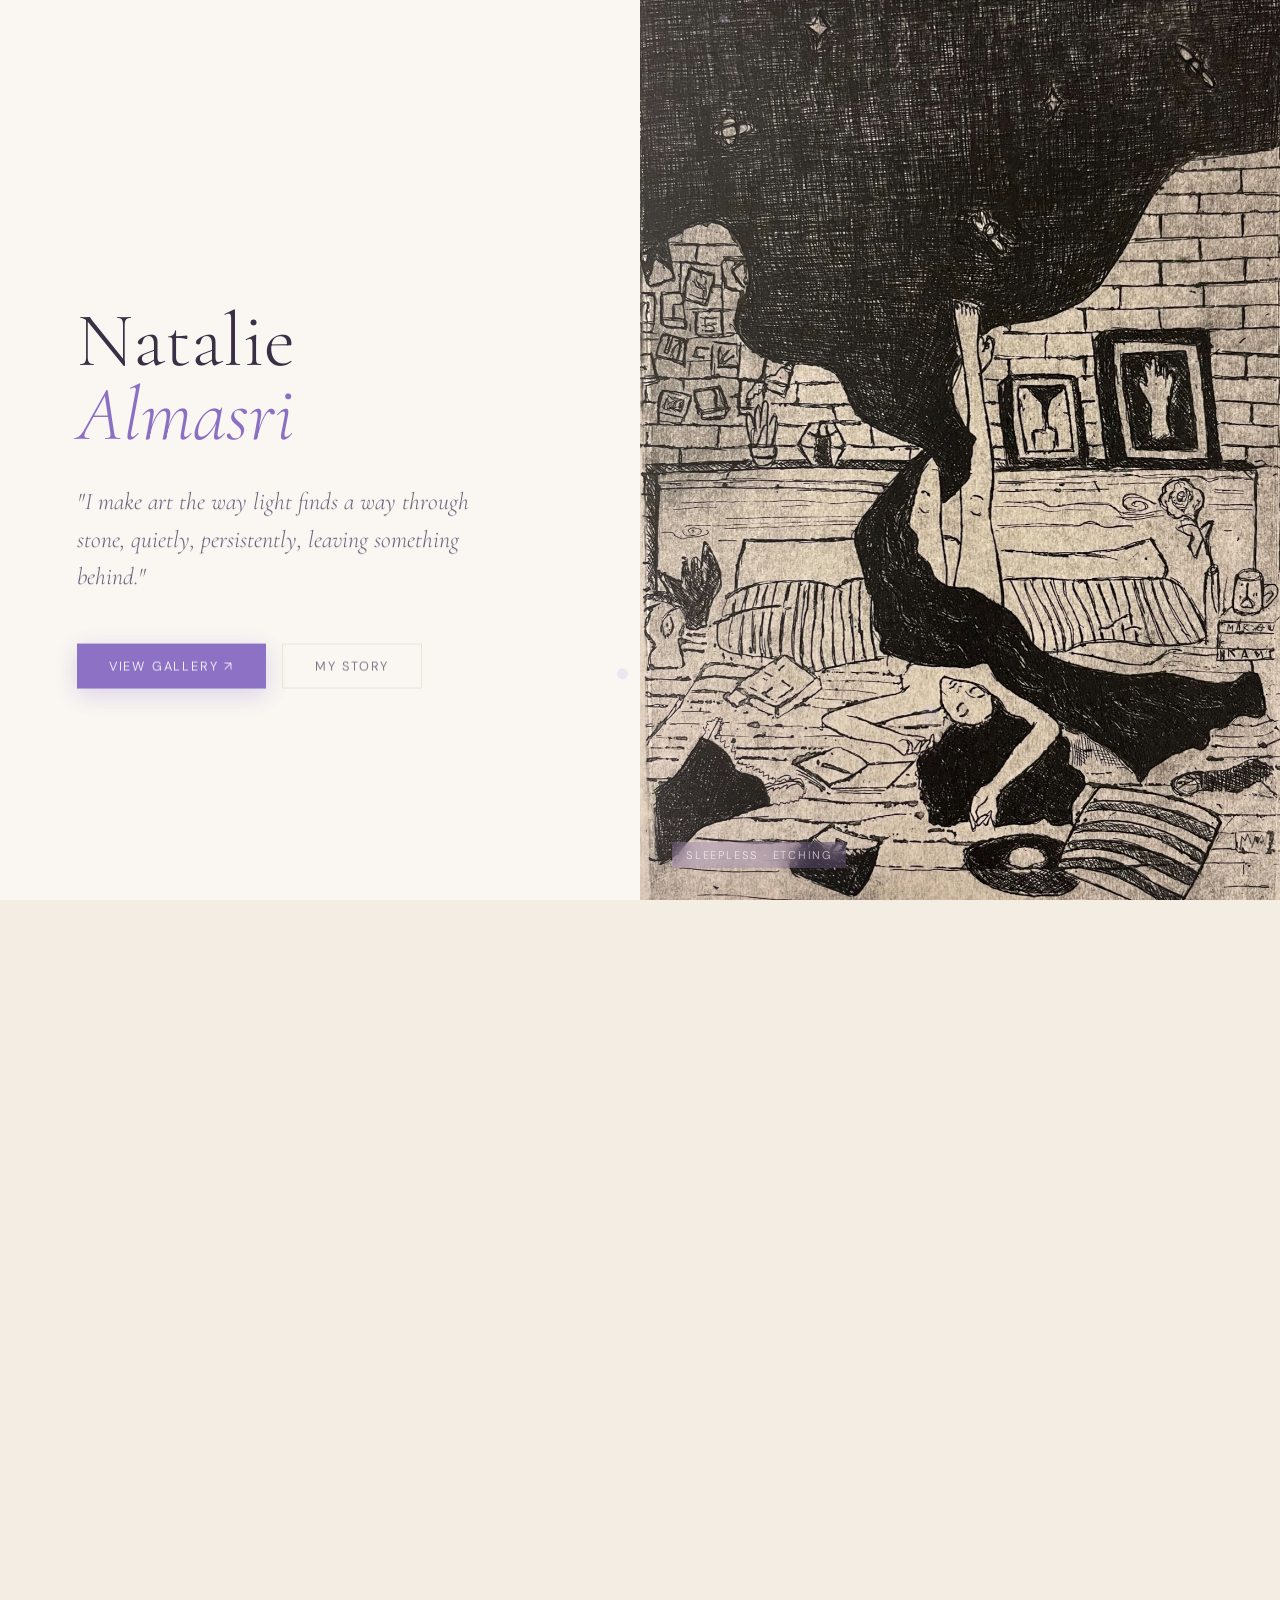
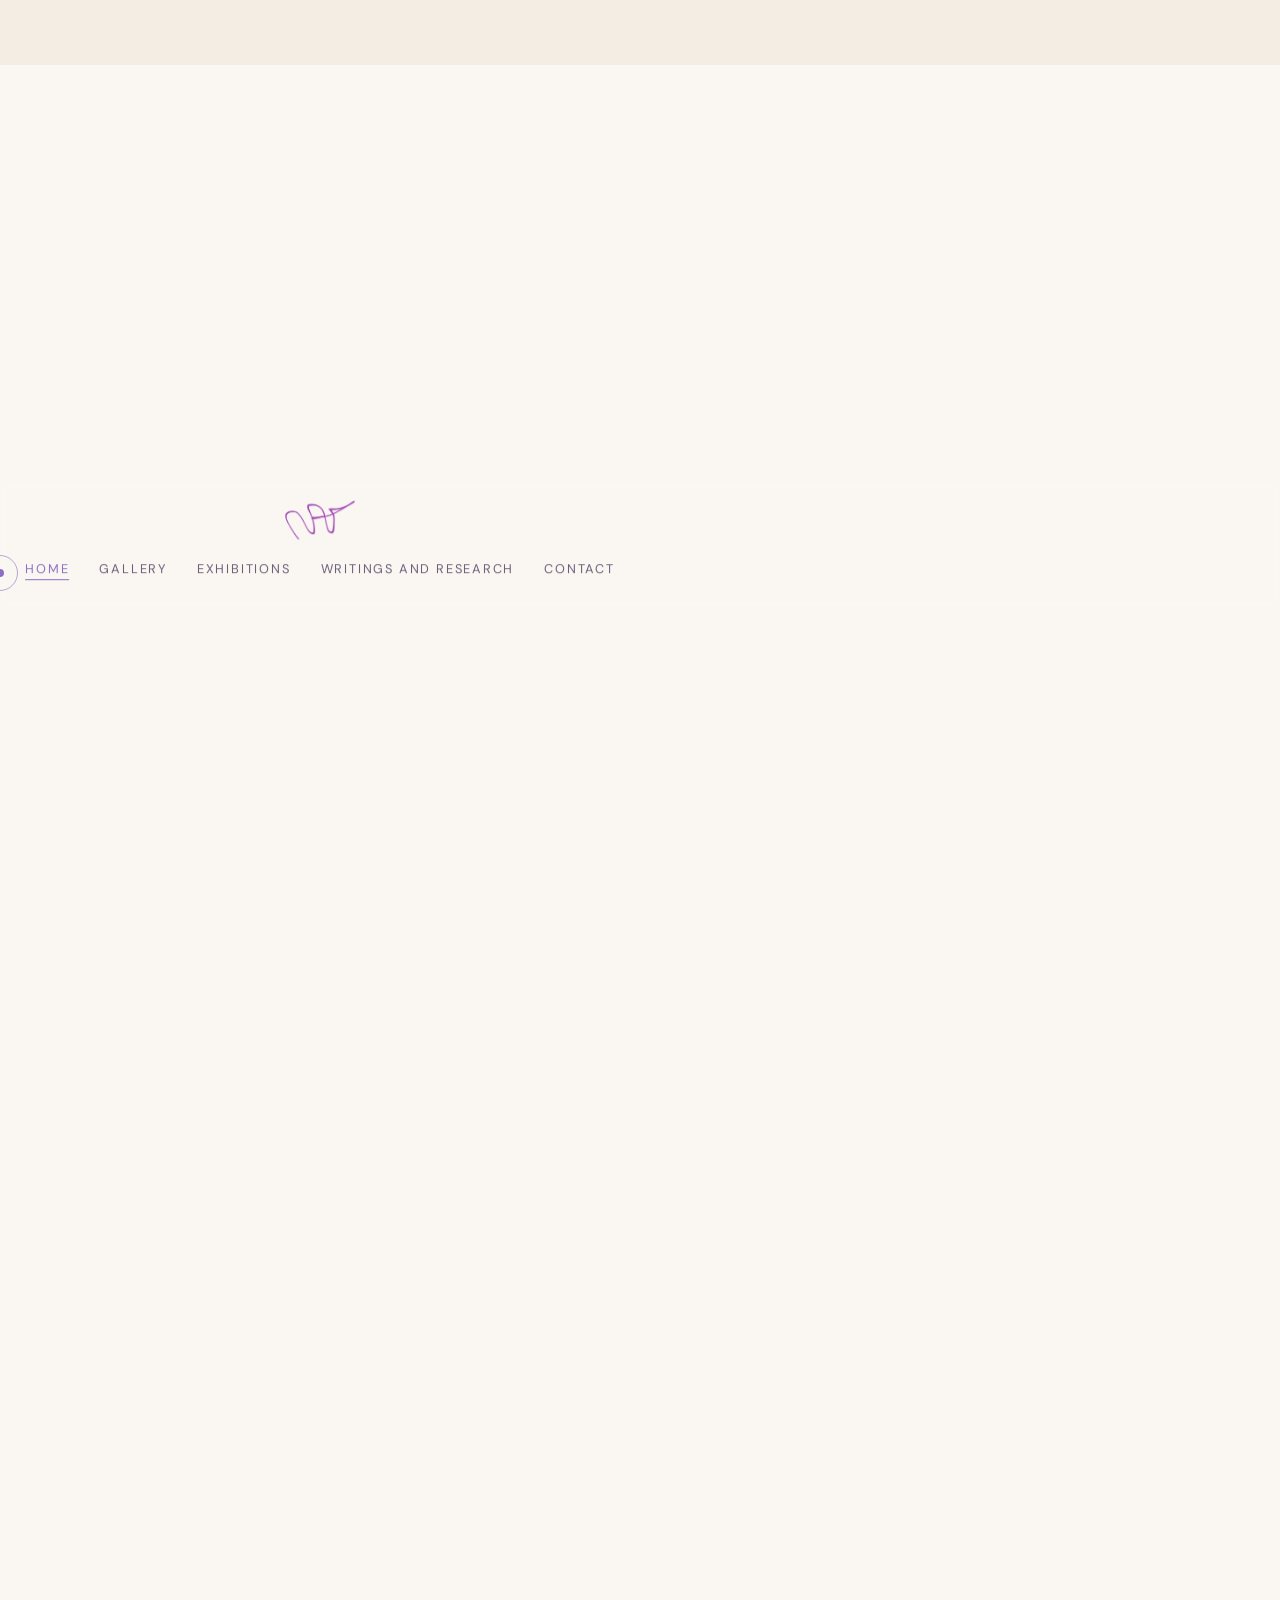
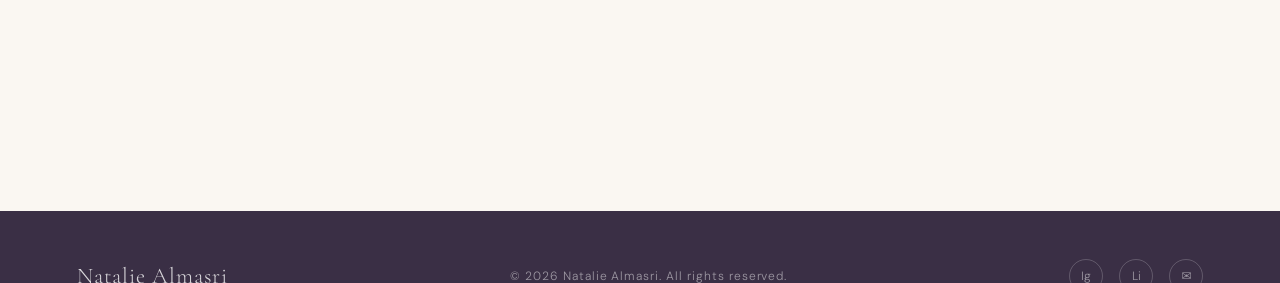
<file: writing.html>
<!DOCTYPE html>
<html lang="en">
<head>
  <meta charset="UTF-8" />
  <title>Writing &amp; Research, Natalie Almasri</title>
  <meta http-equiv="refresh" content="0; url=index.html#blog" />
  <link rel="canonical" href="index.html#blog" />
</head>
<body>
  <p>Writing &amp; research now lives on the <a href="index.html#blog">home page</a>.</p>
</body>
</html>
</file>
<file: assets/site.css>
/* ── TOKENS ─────────────────────────────────────────── */
:root {
  --cream:    #FAF7F2;
  --cream2:   #F3EDE3;
  --parchment:#EDE3D5;
  --lavender: #C8B4E8;
  --lavender2:#B09AD8;
  --lavender3:#8B6FC4;
  --sage:     #A8C4A2;
  --sage2:    #7EA878;
  --blush:    #E8C4C4;
  --ink:      #1C1720;
  --ink2:     #3A2F45;
  --ink3:     #6B5F7A;
  --gold:     #C9A84C;
  --gold2:    #E8C97A;

  --font-display: 'Cormorant Garamond', Georgia, serif;
  --font-body:    'DM Sans', system-ui, sans-serif;

  --nav-h: 124px;
  --ease-out: cubic-bezier(0.16, 1, 0.3, 1);
}

*, *::before, *::after { box-sizing: border-box; margin: 0; padding: 0; }

html { scroll-behavior: smooth; font-size: 16px; }

body {
  background: var(--cream);
  color: var(--ink);
  font-family: var(--font-body);
  font-weight: 300;
  overflow-x: hidden;
  cursor: none;
}

/* ── CUSTOM CURSOR ──────────────────────────────────── */
#cursor-dot {
  position: fixed; top: 0; left: 0; z-index: 9999;
  width: 8px; height: 8px; border-radius: 50%;
  background: var(--lavender3);
  pointer-events: none;
  transform: translate(-50%, -50%);
  transition: transform 0.1s, background 0.3s, width 0.3s, height 0.3s;
}
#cursor-ring {
  position: fixed; top: 0; left: 0; z-index: 9998;
  width: 36px; height: 36px; border-radius: 50%;
  border: 1.5px solid var(--lavender3);
  pointer-events: none;
  transform: translate(-50%, -50%);
  transition: transform 0.18s var(--ease-out), width 0.3s, height 0.3s, border-color 0.3s, opacity 0.3s;
  opacity: 0.6;
}
body:has(a:hover, button:hover) #cursor-dot { width: 12px; height: 12px; background: var(--lavender2); }
body:has(a:hover, button:hover) #cursor-ring { width: 52px; height: 52px; opacity: 1; }
@media (hover: none) {
  #cursor-dot, #cursor-ring { display: none; }
  body { cursor: auto; }
}

/* ── SCROLLBAR ──────────────────────────────────────── */
::-webkit-scrollbar { width: 4px; }
::-webkit-scrollbar-track { background: var(--cream2); }
::-webkit-scrollbar-thumb { background: var(--lavender2); border-radius: 2px; }

/* ── NAVBAR ─────────────────────────────────────────── */
nav#navbar {
  position: fixed; top: 0; left: 0; right: 0;
  height: var(--nav-h); z-index: 100;
  display: grid; grid-template-columns: 1fr auto 1fr; align-items: center;
  padding: 0 clamp(24px, 5vw, 72px);
  transition: background 0.5s, backdrop-filter 0.5s, box-shadow 0.5s, transform 0.45s var(--ease-out);
}
nav#navbar.nav-hidden { transform: translateY(-100%); }
nav#navbar.scrolled {
  background: rgba(250, 247, 242, 0.88);
  backdrop-filter: blur(16px);
  box-shadow: 0 1px 0 rgba(200, 180, 232, 0.25);
}
.nav-logo {
  position: absolute; left: 25%; transform: translateX(-50%); top: 16px;
  font-family: var(--font-display);
  font-size: 1.5rem;
  font-weight: 500;
  letter-spacing: 0.04em;
  color: var(--ink2);
  text-decoration: none;
  display: flex; align-items: center; gap: 10px;
}
.nav-logo .sig {
  height: 42px;
  display: flex; align-items: center; justify-content: center;
}
.nav-logo .sig img {
  height: 100%; width: auto; display: block;
}
.nav-links {
  position: absolute; left: 25%; transform: translateX(-50%); top: 74px;
  display: flex; gap: 30px; list-style: none;
}
.nav-links a {
  font-family: var(--font-body);
  font-size: 0.8rem;
  font-weight: 400;
  letter-spacing: 0.14em;
  text-transform: uppercase;
  color: var(--ink3);
  text-decoration: none;
  position: relative;
  transition: color 0.3s;
}
.nav-links a::after {
  content: '';
  position: absolute; bottom: -3px; left: 0; right: 0; height: 1px;
  background: var(--lavender3);
  transform: scaleX(0); transform-origin: left;
  transition: transform 0.35s var(--ease-out);
}
.nav-links a:hover { color: var(--lavender3); }
.nav-links a:hover::after { transform: scaleX(1); }
.nav-links a[aria-current="page"] { color: var(--lavender3); }
.nav-links a[aria-current="page"]::after { transform: scaleX(1); }
@media (min-width: 901px) and (max-width: 1240px) {
  .nav-logo, .nav-links { left: max(25%, 285px); }
  .nav-links { gap: 20px; }
  .nav-links a { font-size: 0.72rem; }
}
.nav-hamburger { display: none; cursor: pointer; grid-column: 3; justify-self: end; }

/* ── SECTION COMMONS ────────────────────────────────── */
section { position: relative; }
.section-label {
  font-family: var(--font-body);
  font-size: 0.68rem; letter-spacing: 0.22em; text-transform: uppercase;
  color: var(--lavender3); margin-bottom: 16px;
}
.section-title {
  font-family: var(--font-display);
  font-size: clamp(2.5rem, 5vw, 5rem);
  font-weight: 300; line-height: 1.08;
  color: var(--ink2);
}
.section-title em { font-style: italic; color: var(--lavender3); }

/* ── BUTTONS ─────────────────────────────────────────── */
.btn-primary {
  display: inline-flex; align-items: center; gap: 10px;
  padding: 14px 32px;
  background: var(--lavender3); color: #fff;
  font-family: var(--font-body); font-size: 0.8rem;
  letter-spacing: 0.14em; text-transform: uppercase;
  text-decoration: none; border: none; cursor: none;
  transition: background 0.3s, transform 0.3s var(--ease-out), box-shadow 0.3s;
  box-shadow: 0 6px 24px rgba(139, 111, 196, 0.28);
}
.btn-primary:hover {
  background: var(--lavender2);
  transform: translateY(-2px);
  box-shadow: 0 12px 36px rgba(139, 111, 196, 0.38);
}
.btn-ghost {
  display: inline-flex; align-items: center; gap: 10px;
  padding: 13px 32px;
  background: transparent; color: var(--ink3);
  font-family: var(--font-body); font-size: 0.8rem;
  letter-spacing: 0.14em; text-transform: uppercase;
  text-decoration: none; border: 1.5px solid var(--parchment);
  cursor: none;
  transition: border-color 0.3s, color 0.3s, transform 0.3s var(--ease-out);
}
.btn-ghost:hover {
  border-color: var(--lavender3); color: var(--lavender3);
  transform: translateY(-2px);
}

/* ── MARQUEE STRIP ──────────────────────────────────── */
.marquee-strip {
  overflow: hidden; background: var(--lavender3);
  padding: 14px 0; white-space: nowrap;
}
.marquee-inner {
  display: inline-flex; gap: 0;
  animation: marquee 22s linear infinite;
}
.marquee-inner span {
  font-family: var(--font-display);
  font-size: 1rem; font-style: italic; font-weight: 300;
  color: rgba(255,255,255,0.85); letter-spacing: 0.08em;
  padding: 0 40px;
}
.marquee-inner .dot {
  color: rgba(255,255,255,0.4); padding: 0; align-self: center;
  font-style: normal;
}

/* ── FOOTER ──────────────────────────────────────────── */
footer {
  background: var(--ink2); color: rgba(255,255,255,0.5);
  padding: 48px clamp(24px, 6vw, 96px);
  display: flex; justify-content: space-between; align-items: center;
  flex-wrap: wrap; gap: 24px;
}
.footer-logo {
  font-family: var(--font-display); font-size: 1.4rem;
  font-weight: 300; color: rgba(255,255,255,0.8); letter-spacing: 0.04em;
}
.footer-copy { font-size: 0.75rem; letter-spacing: 0.08em; }
.footer-socials { display: flex; gap: 16px; }
.social-link {
  width: 34px; height: 34px; border-radius: 50%;
  border: 1px solid rgba(255,255,255,0.2);
  display: flex; align-items: center; justify-content: center;
  color: rgba(255,255,255,0.5); font-size: 0.75rem;
  text-decoration: none; transition: all 0.3s; cursor: none;
}
.social-link:hover {
  border-color: var(--lavender2); color: var(--lavender2);
  background: rgba(200,180,232,0.1);
}

/* ── REVEAL ANIMATIONS ───────────────────────────────── */
.reveal {
  opacity: 0; transform: translateY(36px);
  transition: opacity 0.9s var(--ease-out), transform 0.9s var(--ease-out);
}
.reveal.visible { opacity: 1; transform: translateY(0); }
.reveal-delay-1 { transition-delay: 0.1s; }
.reveal-delay-2 { transition-delay: 0.2s; }
.reveal-delay-3 { transition-delay: 0.3s; }
.reveal-delay-4 { transition-delay: 0.4s; }

/* ── KEYFRAMES ──────────────────────────────────────── */
@keyframes fadeUp {
  from { opacity: 0; transform: translateY(30px); }
  to   { opacity: 1; transform: translateY(0); }
}
@keyframes fadeIn {
  from { opacity: 0; }
  to   { opacity: 1; }
}
@keyframes scaleIn {
  from { opacity: 0; transform: scale(0.95); }
  to   { opacity: 1; transform: scale(1); }
}
@keyframes marquee {
  from { transform: translateX(0); }
  to   { transform: translateX(-50%); }
}
@keyframes floatParticle {
  0%   { transform: translate(0, 0) rotate(0deg); opacity: 0; }
  10%  { opacity: 1; }
  90%  { opacity: 0.6; }
  100% { transform: translate(var(--px), var(--py)) rotate(360deg); opacity: 0; }
}
@keyframes lineGrow {
  from { transform: scaleX(0); }
  to   { transform: scaleX(1); }
}
@keyframes pulseRing {
  0%   { transform: scale(1); opacity: 0.4; }
  100% { transform: scale(2.5); opacity: 0; }
}

/* ── IMAGE PLACEHOLDER (used until real photos are added) ─ */
.img-placeholder {
  width: 100%; height: 100%;
  background: linear-gradient(135deg, var(--lavender) 0%, var(--blush) 40%, var(--cream2) 70%, var(--sage) 100%);
  display: flex; align-items: center; justify-content: center;
  position: relative; overflow: hidden;
}
.img-placeholder::before {
  content: '';
  position: absolute; inset: 0;
  background-image: repeating-linear-gradient(
    -45deg, transparent, transparent 14px,
    rgba(255,255,255,0.08) 14px, rgba(255,255,255,0.08) 15px
  );
}
.img-placeholder .cap {
  position: relative; z-index: 1;
  font-family: var(--font-body); font-size: 0.65rem;
  letter-spacing: 0.14em; text-transform: uppercase;
  color: rgba(80,60,110,0.55); text-align: center; padding: 0 12px;
}

/* ── PAGE HEADER (used on Gallery / Writing / Contact) ─ */
.page-header {
  padding: 0 clamp(24px, 6vw, 96px);
  text-align: center;
}
.page-header .section-label { justify-content: center; }
.page-header .section-title { margin-bottom: 8px; }
.page-header .page-lede {
  font-family: var(--font-display); font-size: 1.15rem;
  font-style: italic; font-weight: 300; color: var(--ink3);
  max-width: 560px; margin: 20px auto 0;
}

/* ── MOBILE ──────────────────────────────────────────── */
@media (max-width: 900px) {
  .nav-logo { left: 50%; top: 50%; transform: translate(-50%, -50%); }
  .nav-links { display: none; }
  :root { --nav-h: 76px; }
  .nav-links.open {
    display: flex; flex-direction: column; gap: 0;
    position: fixed; top: var(--nav-h); left: 0; right: 0;
    transform: none;
    background: rgba(250,247,242,0.97);
    backdrop-filter: blur(20px);
    padding: 24px; z-index: 99;
    border-top: 1px solid var(--parchment);
  }
  .nav-links.open li { padding: 12px 0; border-bottom: 1px solid var(--parchment); }
  .nav-hamburger { display: flex; flex-direction: column; gap: 5px; cursor: none; grid-column: 3; justify-self: end; }
  .nav-hamburger span { display: block; width: 24px; height: 1.5px; background: var(--ink3); transition: all 0.3s; }
}
</file>
